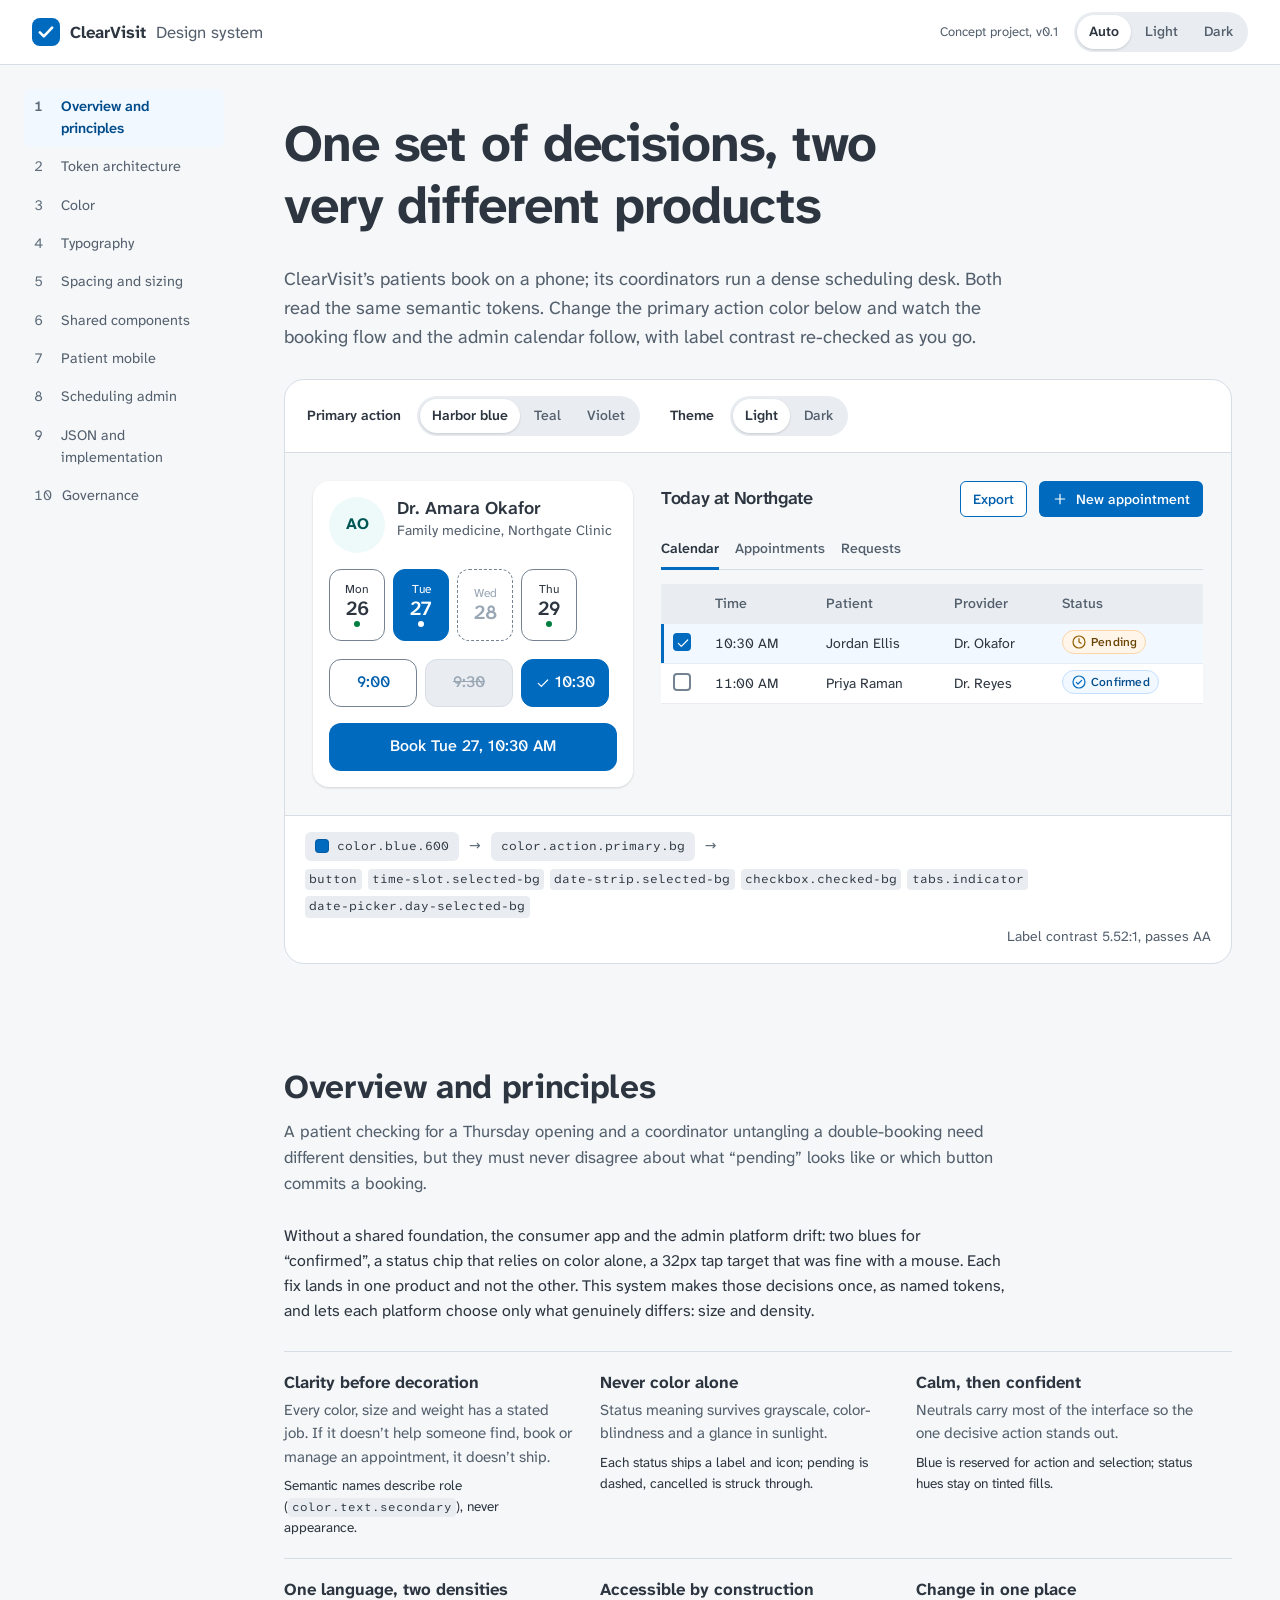
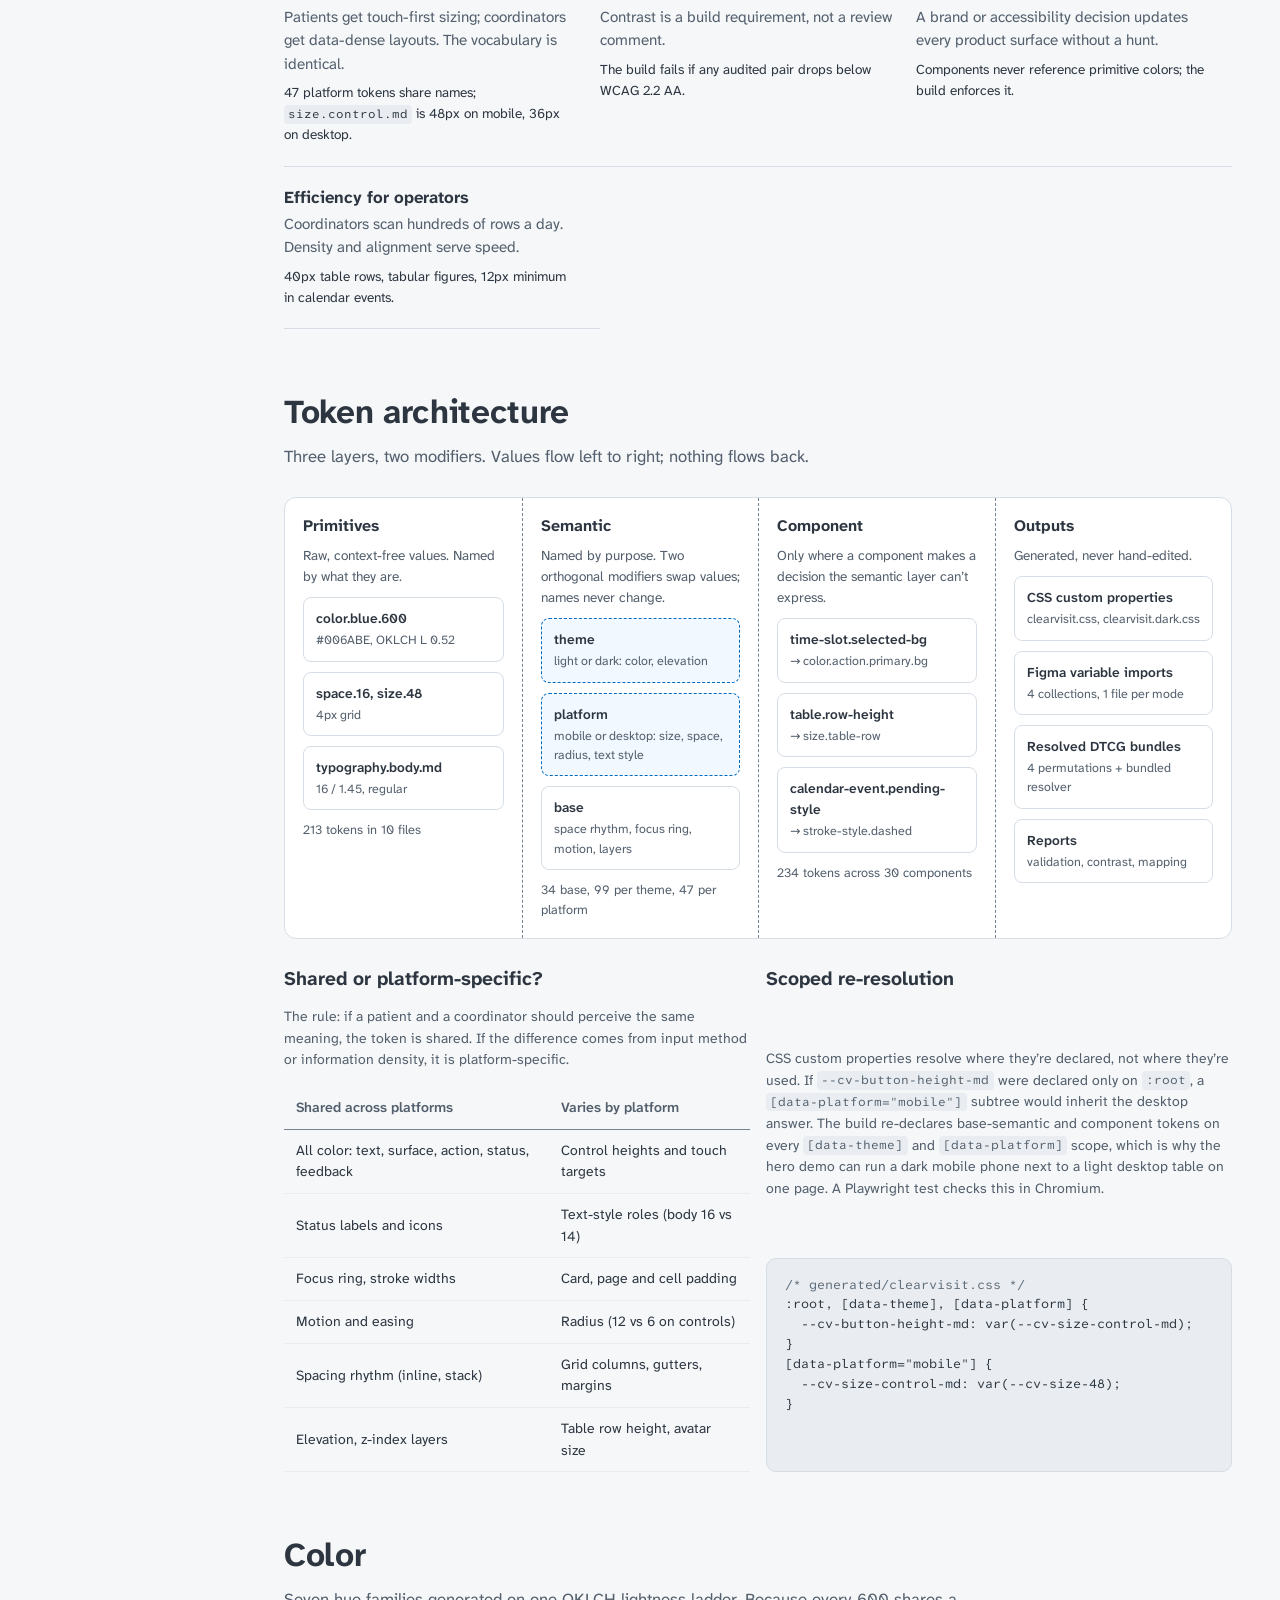
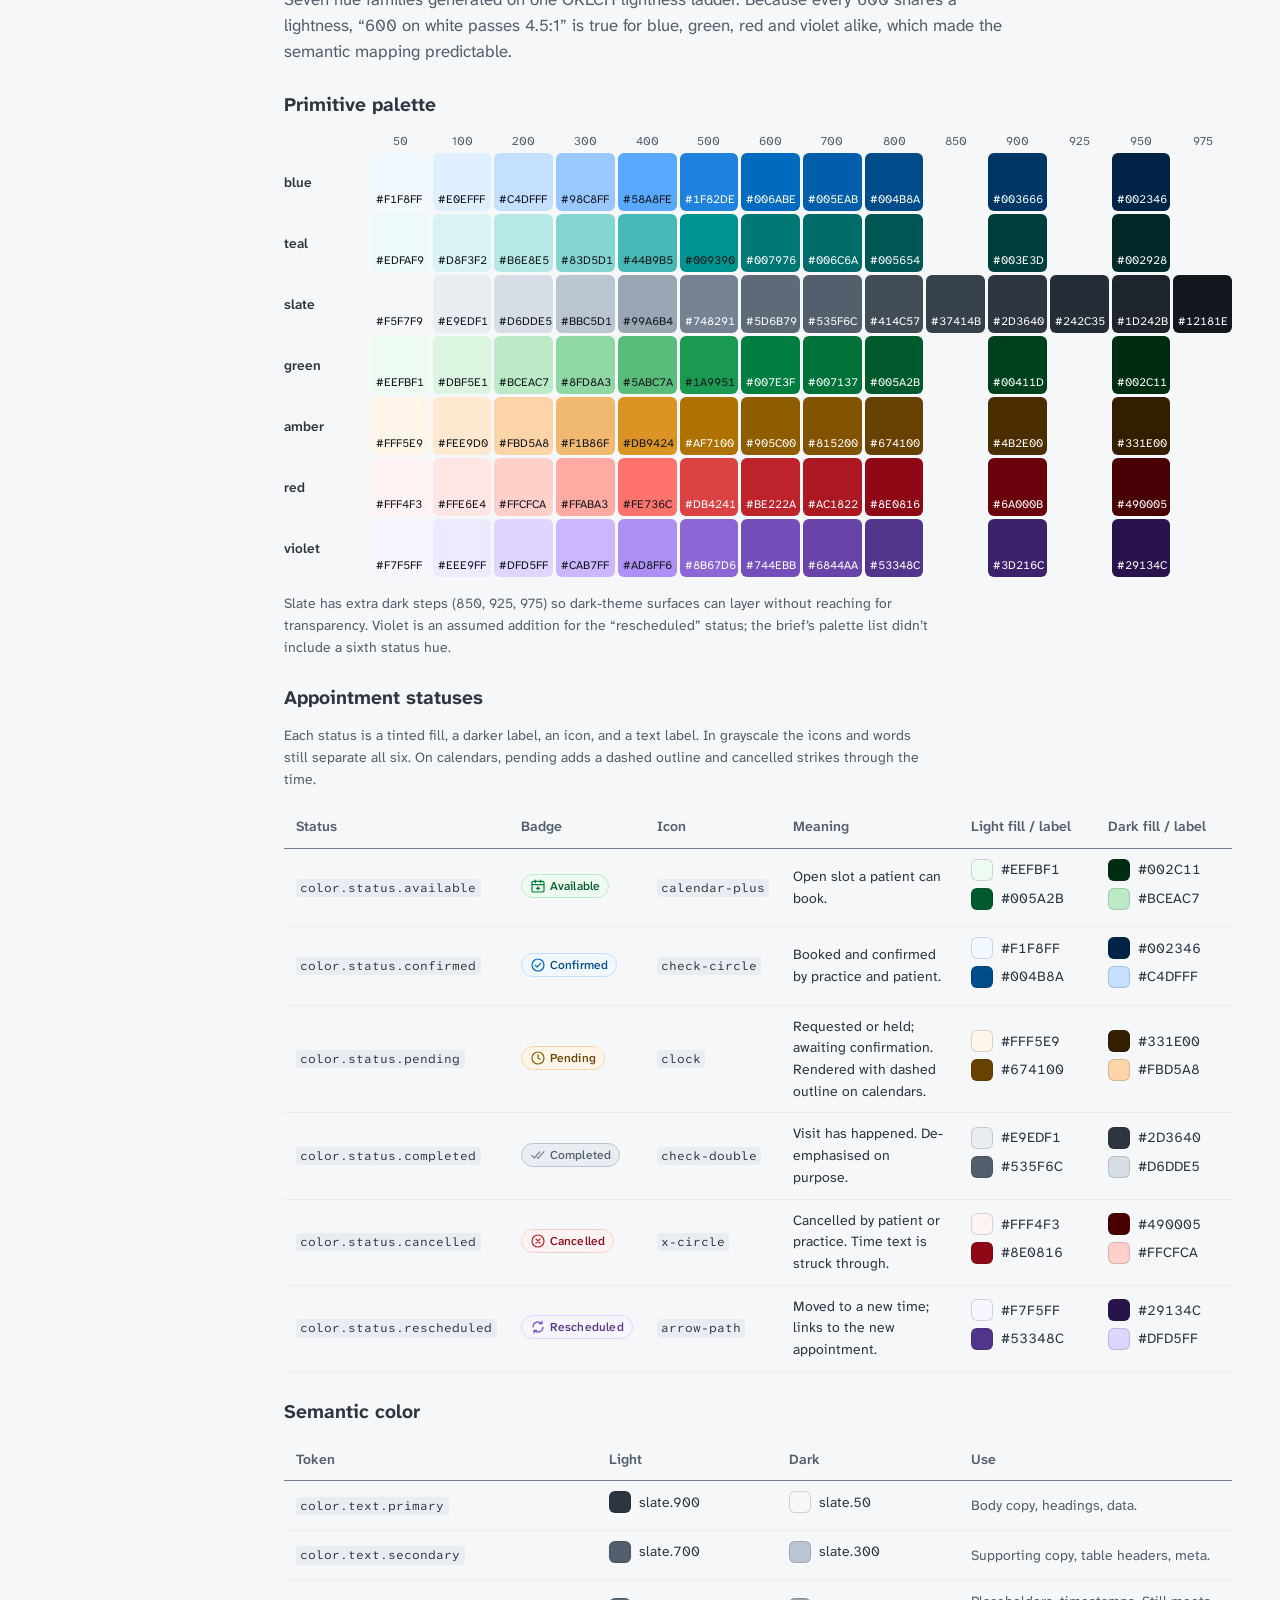
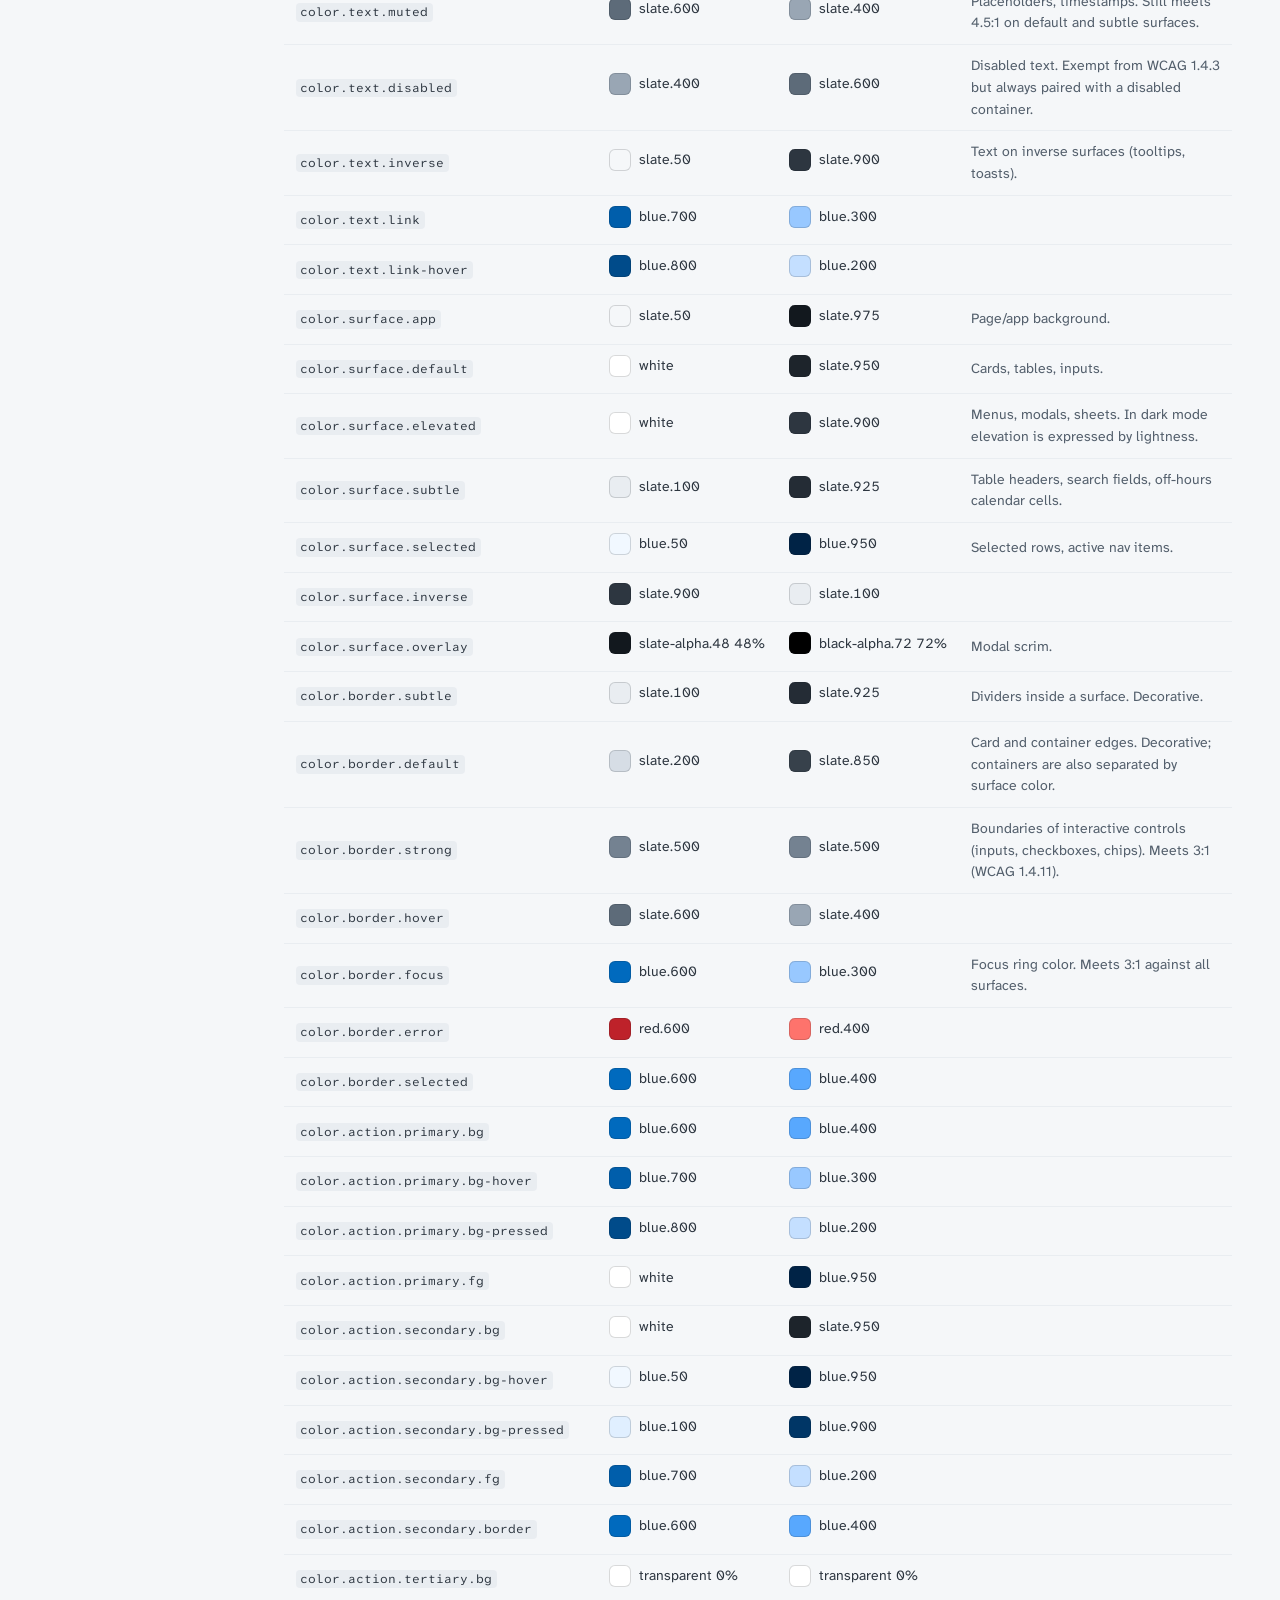
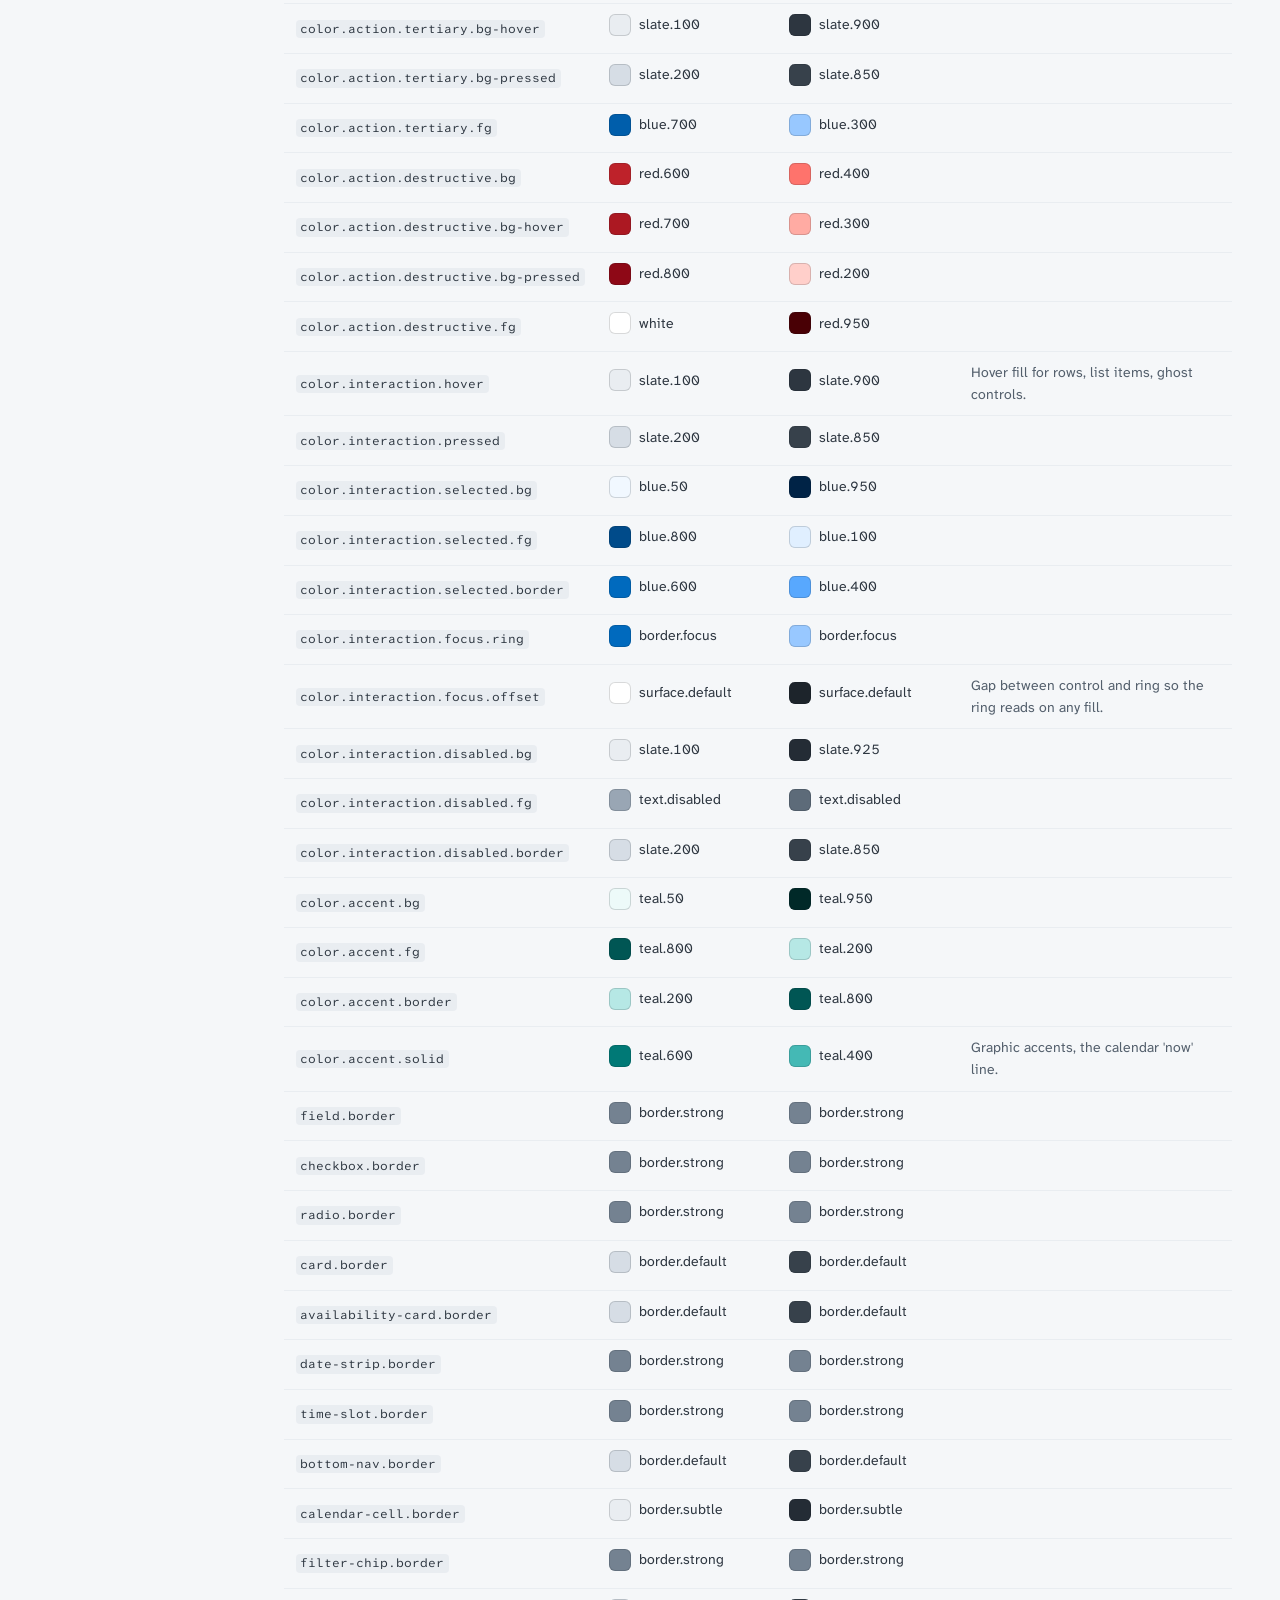
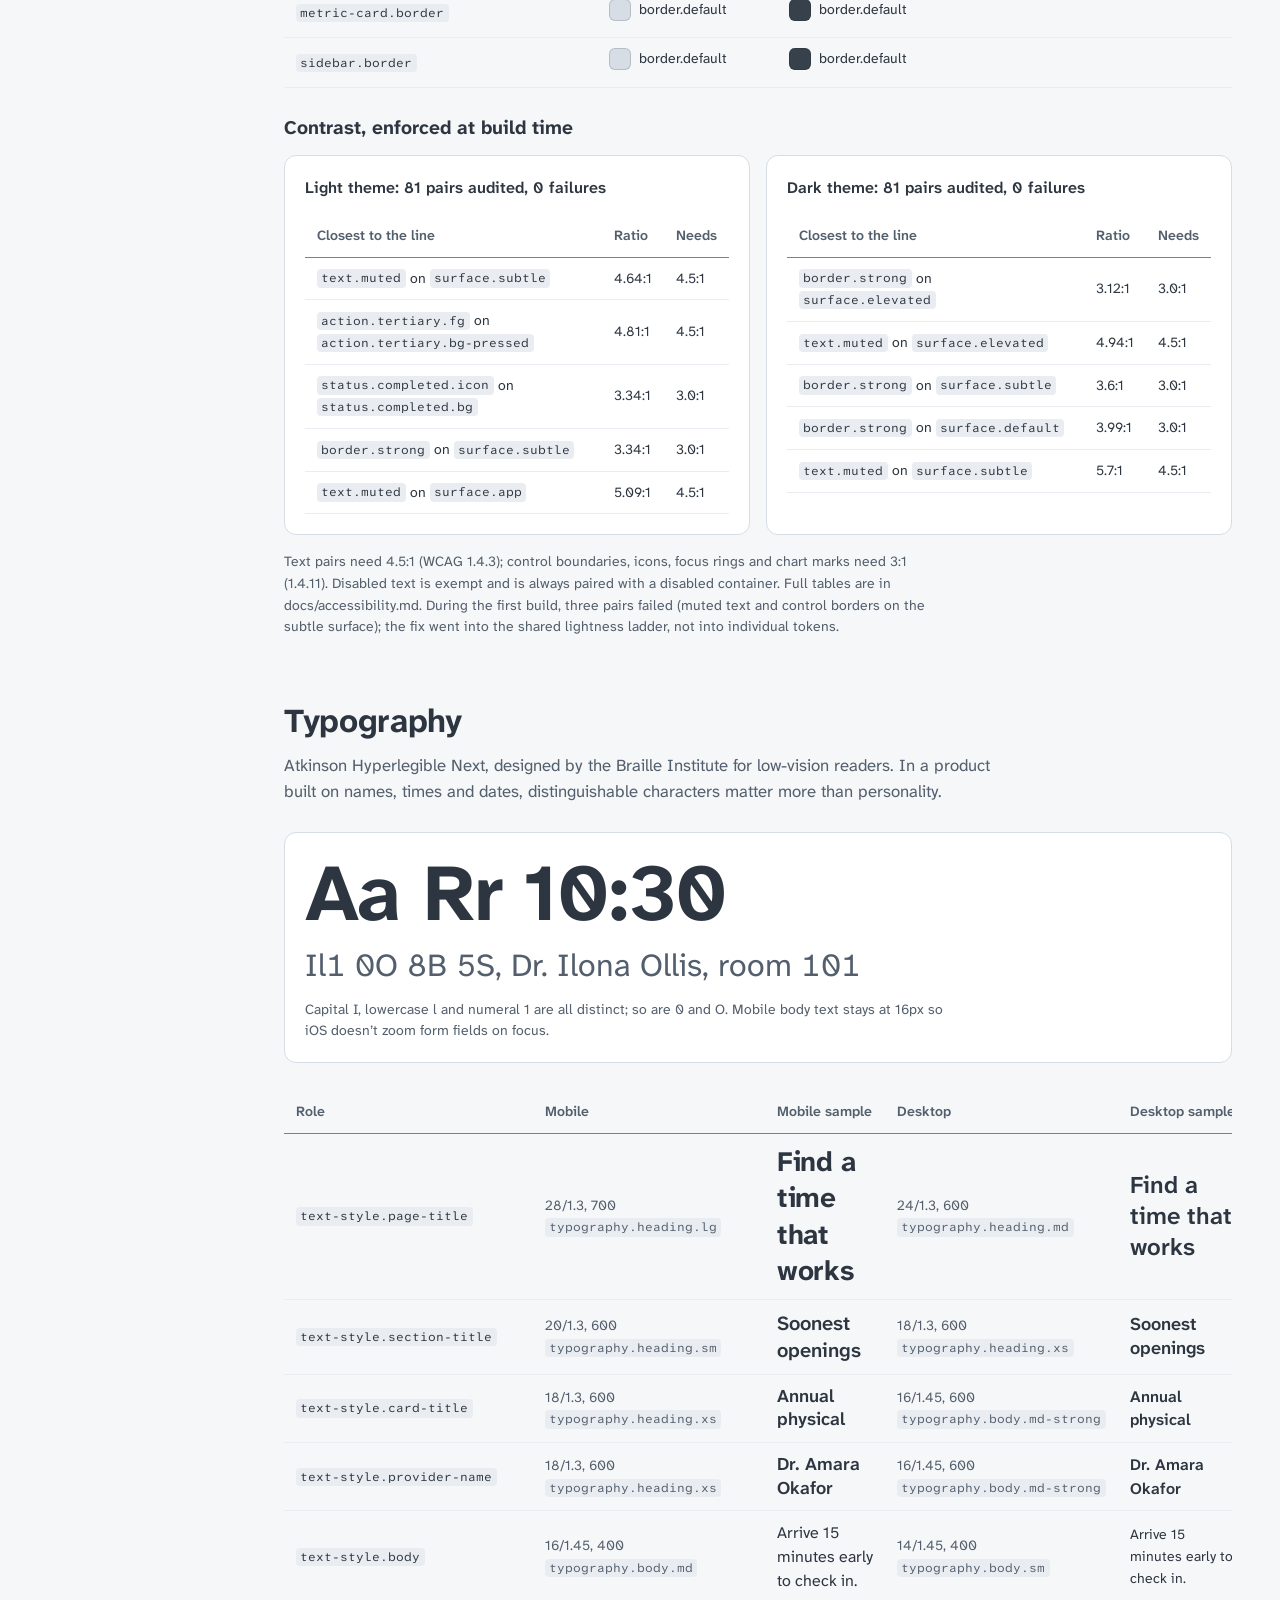
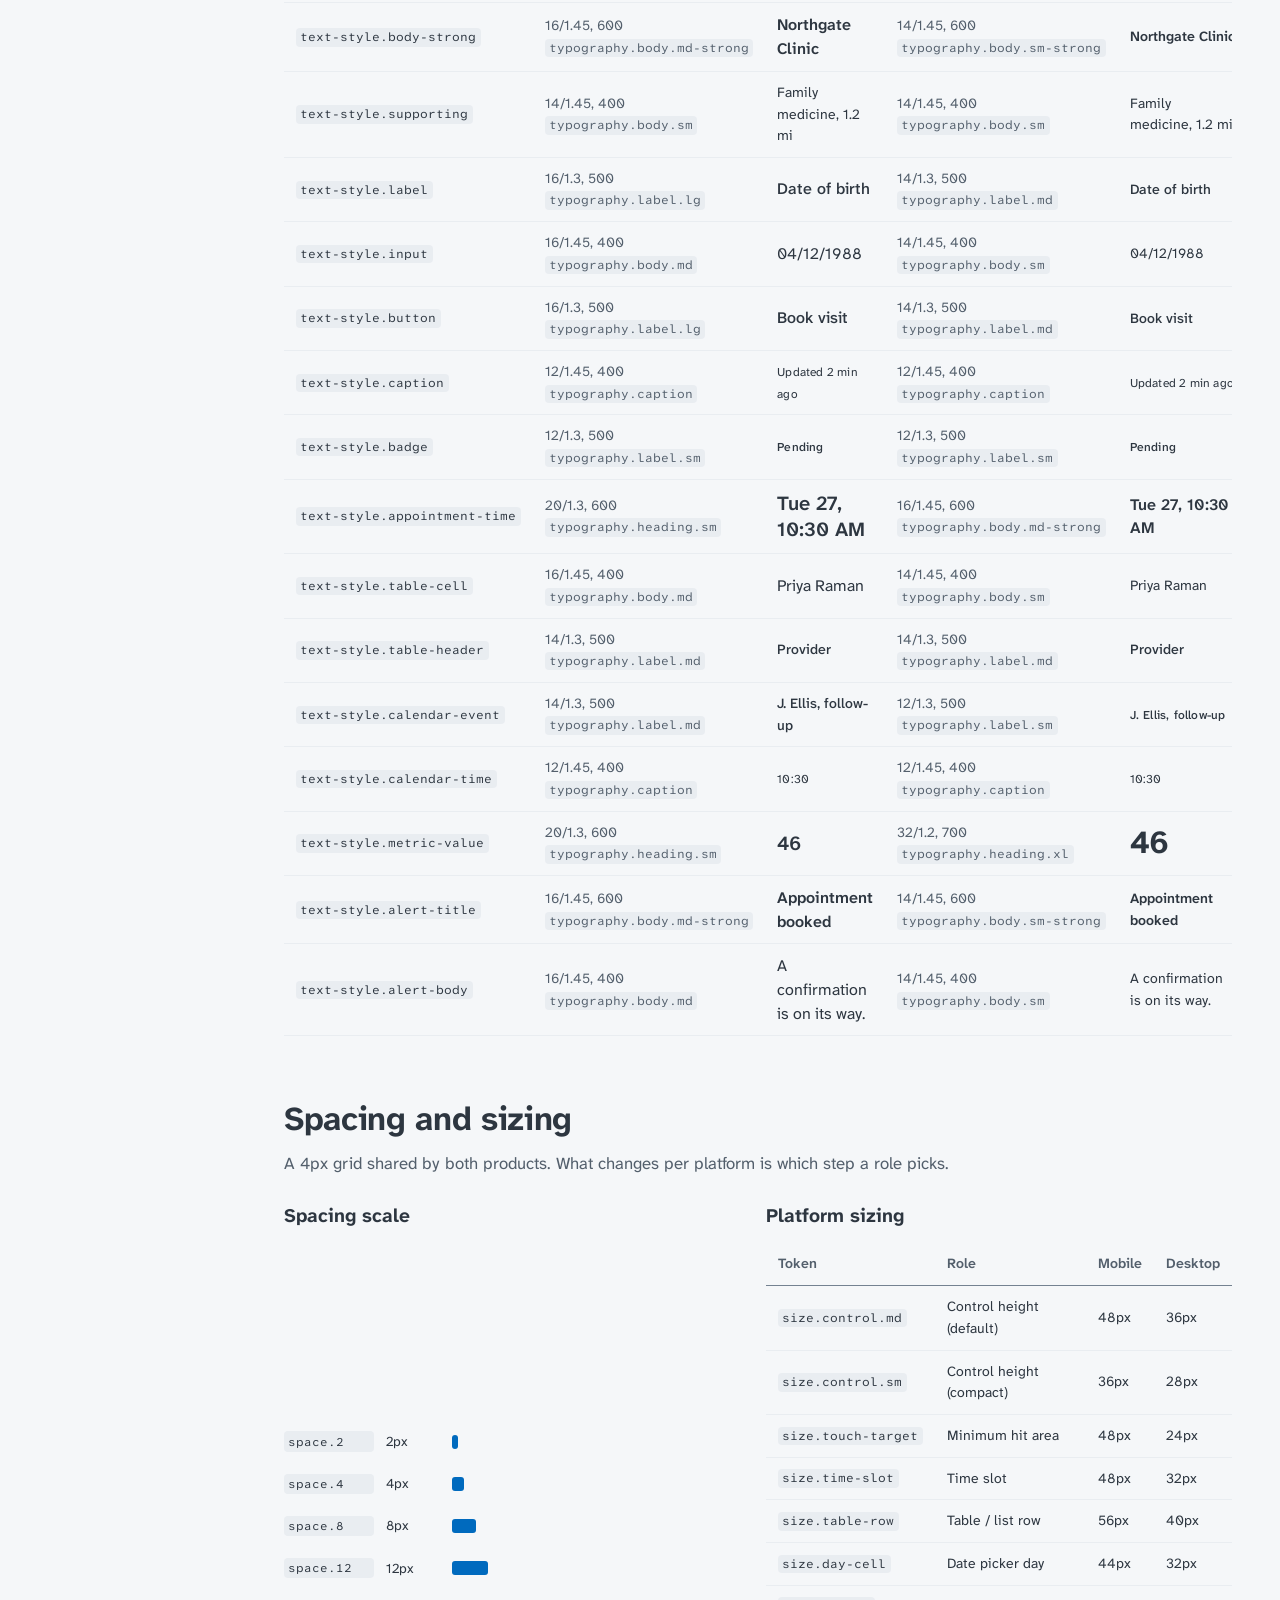
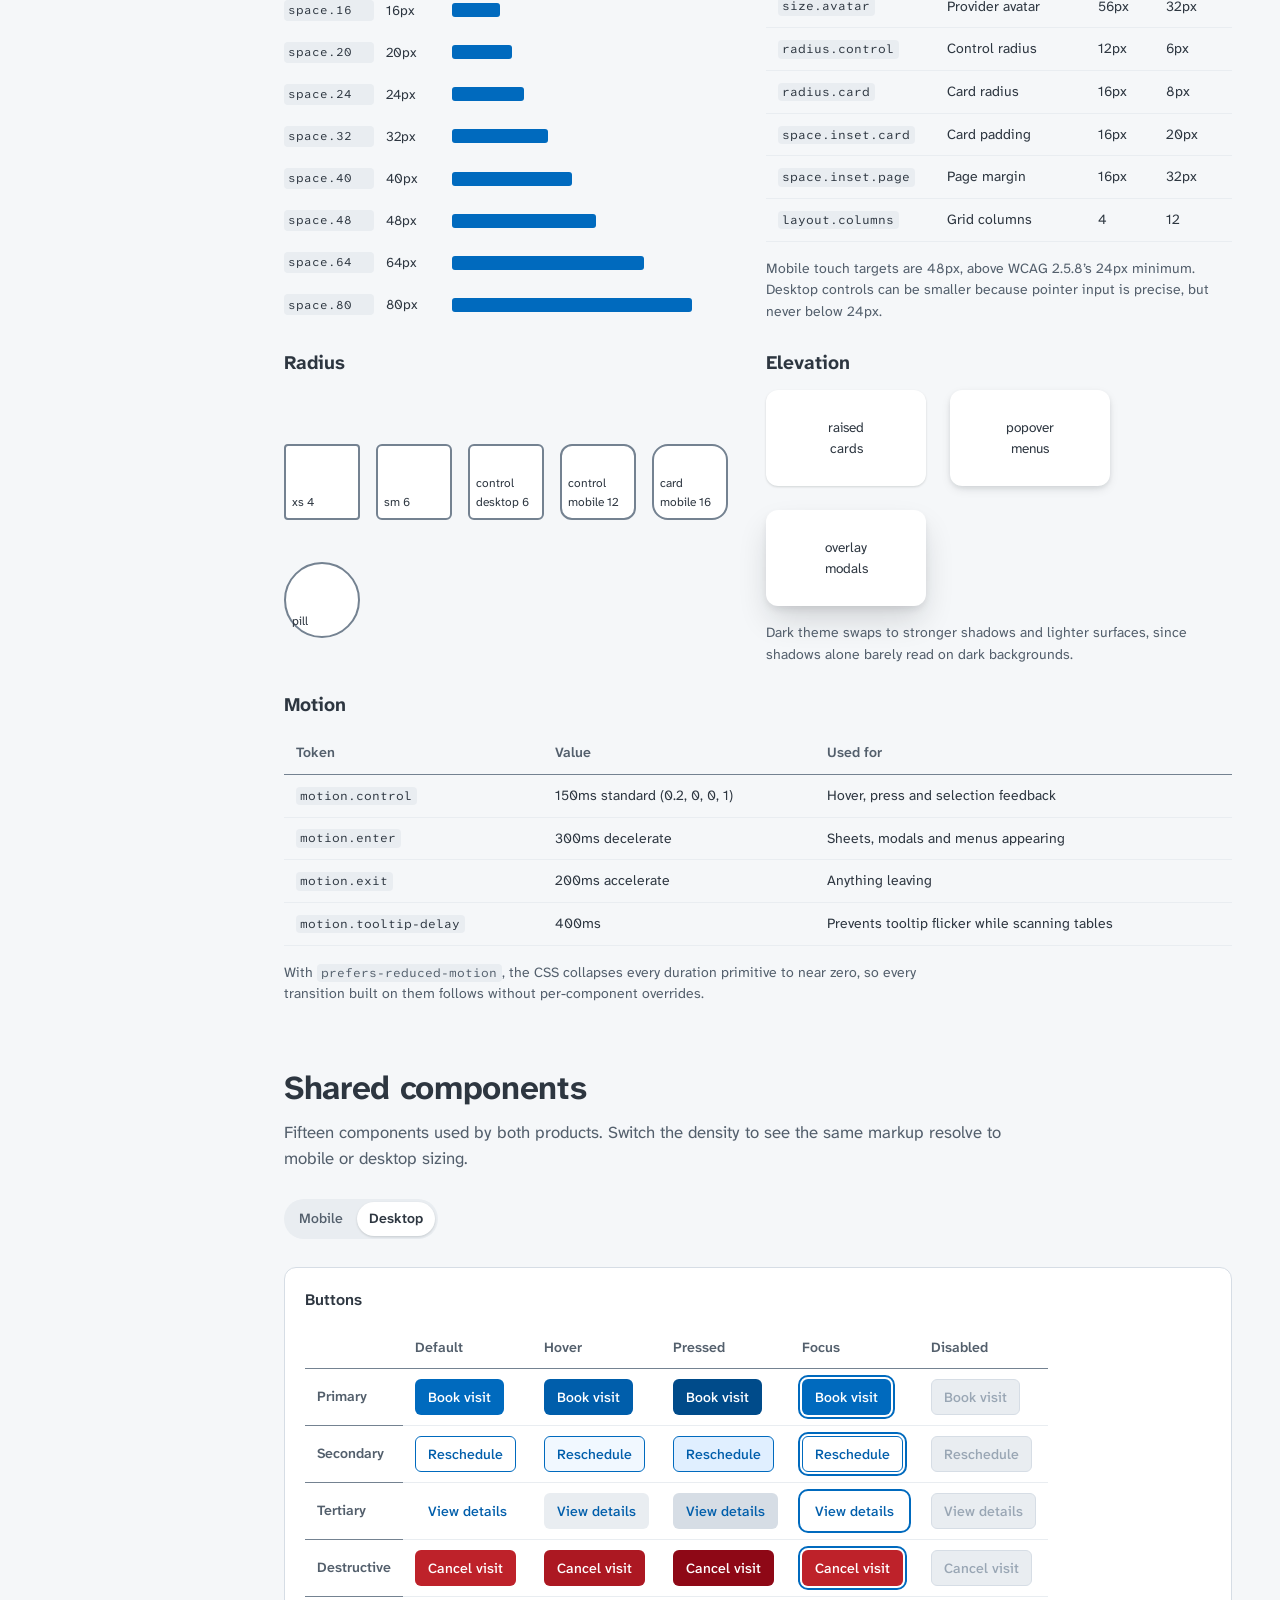
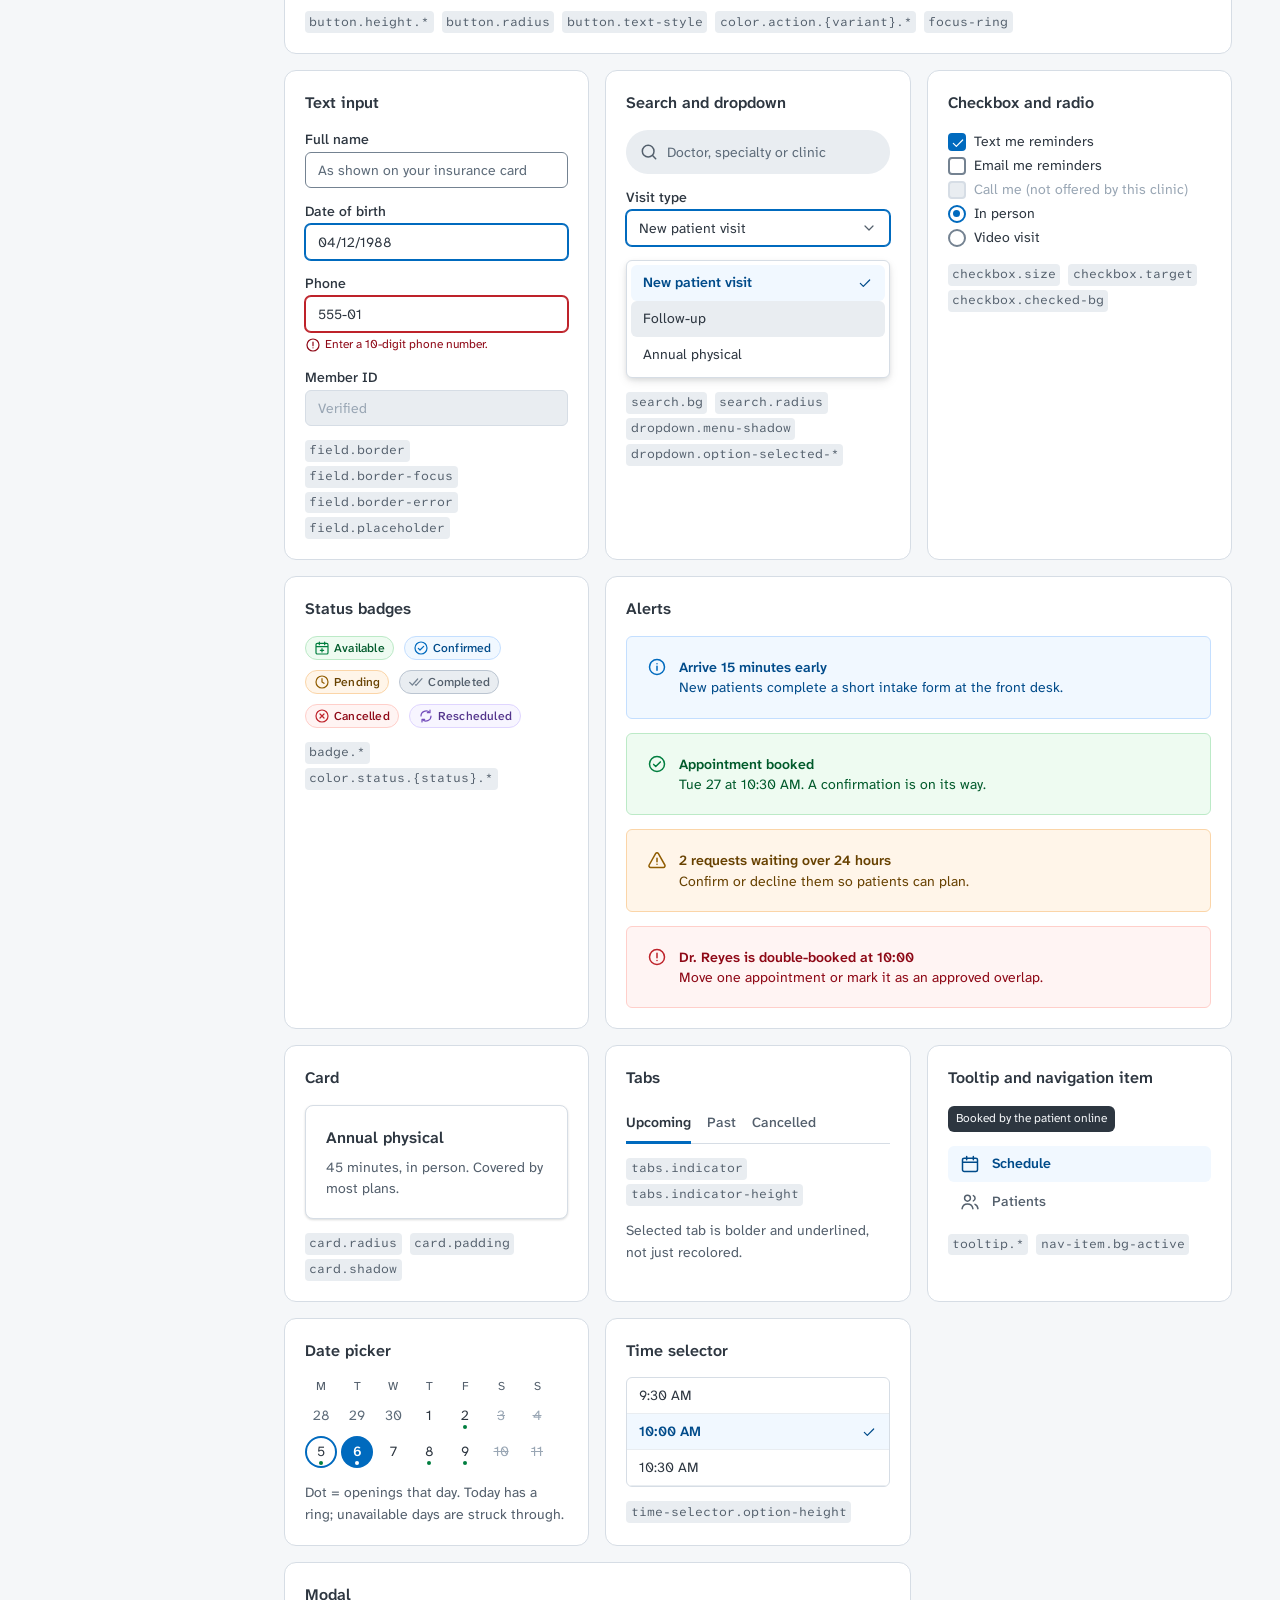
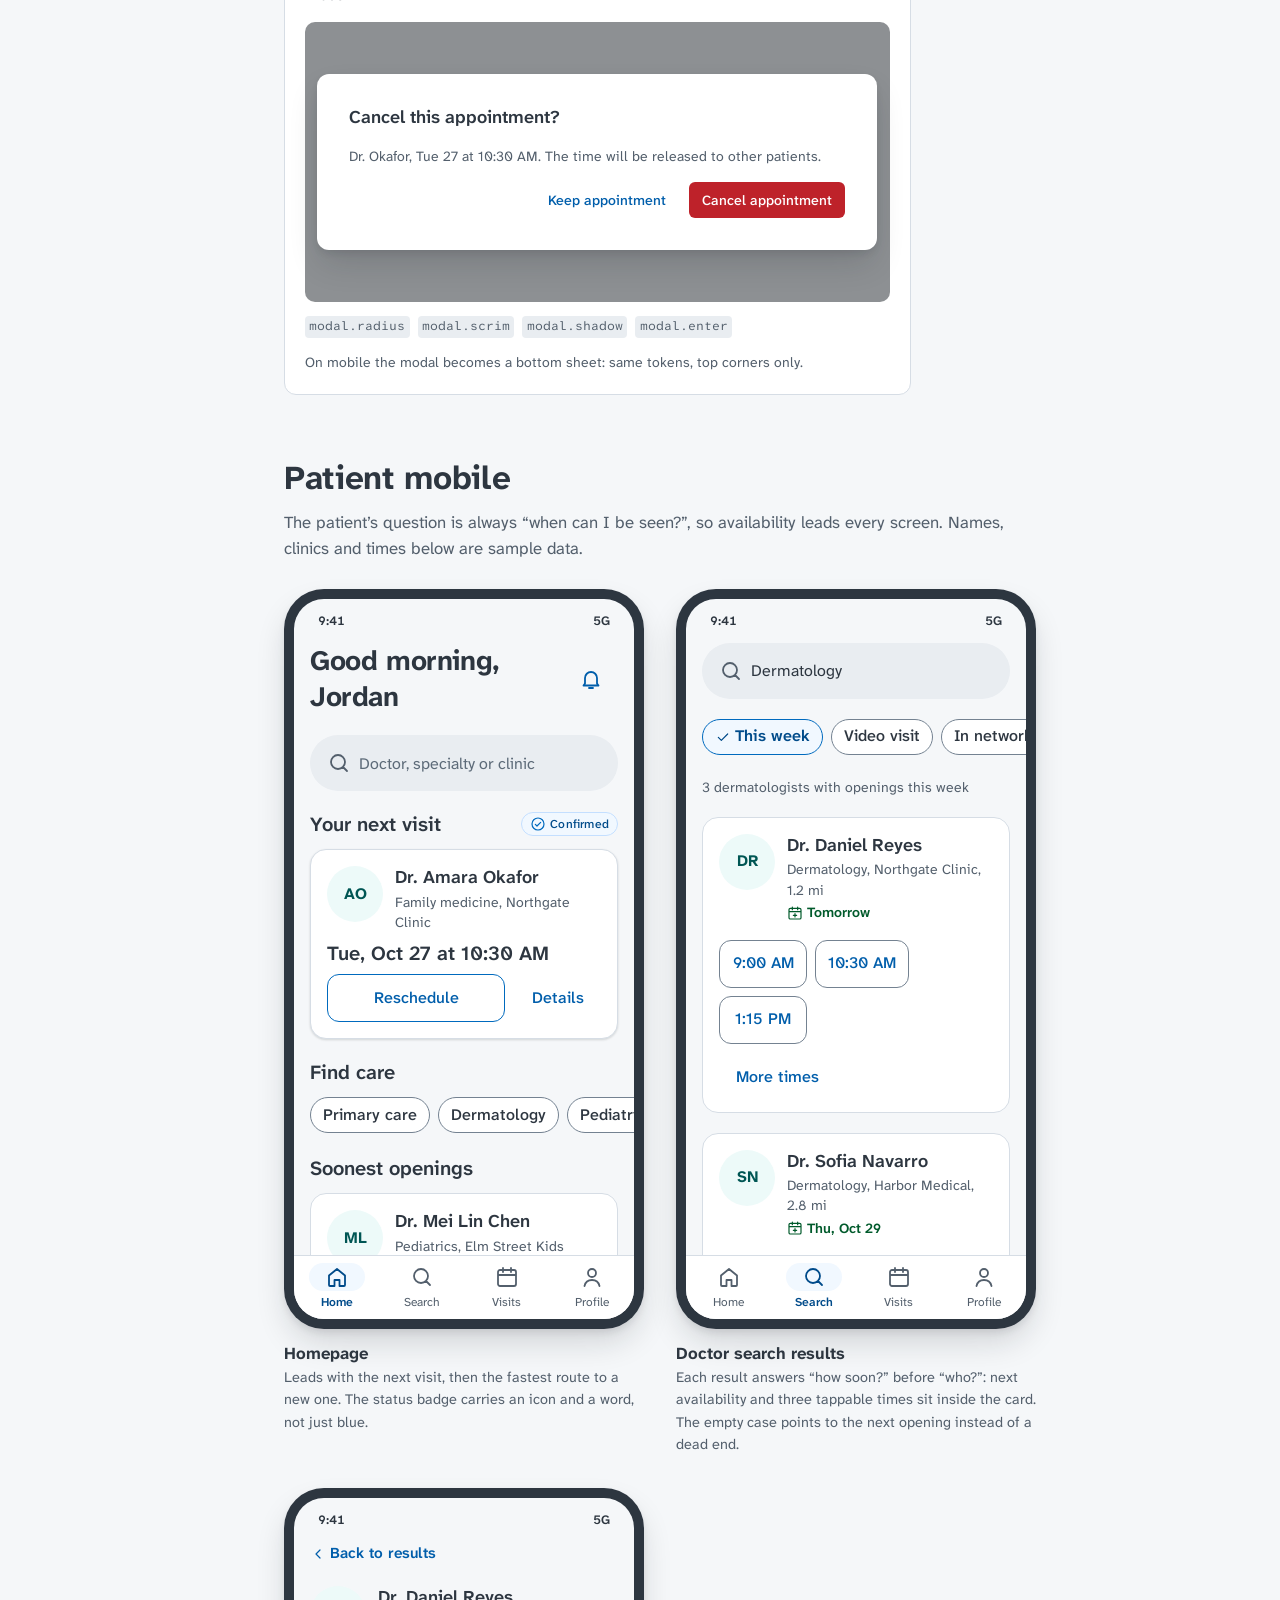
<file: clearvisit-design-tokens/index.html>
<!doctype html>
<html lang="en">
<head>
<meta charset="utf-8">
<meta name="viewport" content="width=device-width, initial-scale=1, viewport-fit=cover">
<title>ClearVisit Design System — token reference</title>
<link rel="preconnect" href="https://fonts.googleapis.com">
<link rel="preconnect" href="https://fonts.gstatic.com" crossorigin>
<link href="https://fonts.googleapis.com/css2?family=Atkinson+Hyperlegible+Next:wght@400;500;600;700&family=Atkinson+Hyperlegible+Mono:wght@400;500&display=swap" rel="stylesheet">
<style>
/* ClearVisit design tokens — Generated by scripts/build.py from DTCG 2025.10 sources. Do not edit by hand.
   Layers: primitives (:root) → semantic theme + platform → components.
   Component and base-semantic variables are re-declared on every [data-theme] / [data-platform]
   scope so their var() references re-resolve there (custom properties resolve where declared). */

/* 1 · Primitives */
:root {
  --cv-color-white: #FFFFFF;
  --cv-color-transparent: rgb(255 255 255 / 0);
  --cv-color-blue-50: #F1F8FF;
  --cv-color-blue-100: #E0EFFF;
  --cv-color-blue-200: #C4DFFF;
  --cv-color-blue-300: #98C8FF;
  --cv-color-blue-400: #58A8FE;
  --cv-color-blue-500: #1F82DE;
  --cv-color-blue-600: #006ABE;
  --cv-color-blue-700: #005EAB;
  --cv-color-blue-800: #004B8A;
  --cv-color-blue-900: #003666;
  --cv-color-blue-950: #002346;
  --cv-color-teal-50: #EDFAF9;
  --cv-color-teal-100: #D8F3F2;
  --cv-color-teal-200: #B6E8E5;
  --cv-color-teal-300: #83D5D1;
  --cv-color-teal-400: #44B9B5;
  --cv-color-teal-500: #009390;
  --cv-color-teal-600: #007976;
  --cv-color-teal-700: #006C6A;
  --cv-color-teal-800: #005654;
  --cv-color-teal-900: #003E3D;
  --cv-color-teal-950: #002928;
  --cv-color-slate-50: #F5F7F9;
  --cv-color-slate-100: #E9EDF1;
  --cv-color-slate-200: #D6DDE5;
  --cv-color-slate-300: #BBC5D1;
  --cv-color-slate-400: #99A6B4;
  --cv-color-slate-500: #748291;
  --cv-color-slate-600: #5D6B79;
  --cv-color-slate-700: #535F6C;
  --cv-color-slate-800: #414C57;
  --cv-color-slate-850: #37414B;
  --cv-color-slate-900: #2D3640;
  --cv-color-slate-925: #242C35;
  --cv-color-slate-950: #1D242B;
  --cv-color-slate-975: #12181E;
  --cv-color-green-50: #EEFBF1;
  --cv-color-green-100: #DBF5E1;
  --cv-color-green-200: #BCEAC7;
  --cv-color-green-300: #8FD8A3;
  --cv-color-green-400: #5ABC7A;
  --cv-color-green-500: #1A9951;
  --cv-color-green-600: #007E3F;
  --cv-color-green-700: #007137;
  --cv-color-green-800: #005A2B;
  --cv-color-green-900: #00411D;
  --cv-color-green-950: #002C11;
  --cv-color-amber-50: #FFF5E9;
  --cv-color-amber-100: #FEE9D0;
  --cv-color-amber-200: #FBD5A8;
  --cv-color-amber-300: #F1B86F;
  --cv-color-amber-400: #DB9424;
  --cv-color-amber-500: #AF7100;
  --cv-color-amber-600: #905C00;
  --cv-color-amber-700: #815200;
  --cv-color-amber-800: #674100;
  --cv-color-amber-900: #4B2E00;
  --cv-color-amber-950: #331E00;
  --cv-color-red-50: #FFF4F3;
  --cv-color-red-100: #FFE6E4;
  --cv-color-red-200: #FFCFCA;
  --cv-color-red-300: #FFABA3;
  --cv-color-red-400: #FE736C;
  --cv-color-red-500: #DB4241;
  --cv-color-red-600: #BE222A;
  --cv-color-red-700: #AC1822;
  --cv-color-red-800: #8E0816;
  --cv-color-red-900: #6A000B;
  --cv-color-red-950: #490005;
  --cv-color-violet-50: #F7F5FF;
  --cv-color-violet-100: #EEE9FF;
  --cv-color-violet-200: #DFD5FF;
  --cv-color-violet-300: #CAB7FF;
  --cv-color-violet-400: #AD8FF6;
  --cv-color-violet-500: #8B67D6;
  --cv-color-violet-600: #744EBB;
  --cv-color-violet-700: #6844AA;
  --cv-color-violet-800: #53348C;
  --cv-color-violet-900: #3D216C;
  --cv-color-violet-950: #29134C;
  --cv-color-slate-alpha-8: rgb(18 24 30 / 0.08);
  --cv-color-slate-alpha-12: rgb(18 24 30 / 0.12);
  --cv-color-slate-alpha-16: rgb(18 24 30 / 0.16);
  --cv-color-slate-alpha-24: rgb(18 24 30 / 0.24);
  --cv-color-slate-alpha-48: rgb(18 24 30 / 0.48);
  --cv-color-slate-alpha-64: rgb(18 24 30 / 0.64);
  --cv-color-black-alpha-32: rgb(0 0 0 / 0.32);
  --cv-color-black-alpha-48: rgb(0 0 0 / 0.48);
  --cv-color-black-alpha-72: rgb(0 0 0 / 0.72);
  --cv-font-family-sans: "Atkinson Hyperlegible Next", "Atkinson Hyperlegible", system-ui, -apple-system, "Segoe UI", "Roboto", sans-serif;
  --cv-font-weight-regular: 400;
  --cv-font-weight-medium: 500;
  --cv-font-weight-semibold: 600;
  --cv-font-weight-bold: 700;
  --cv-font-size-100: 0.75rem;
  --cv-font-size-200: 0.875rem;
  --cv-font-size-300: 1rem;
  --cv-font-size-400: 1.125rem;
  --cv-font-size-500: 1.25rem;
  --cv-font-size-600: 1.5rem;
  --cv-font-size-700: 1.75rem;
  --cv-font-size-800: 2rem;
  --cv-font-size-900: 2.5rem;
  --cv-font-line-height-tight: 1.2;
  --cv-font-line-height-snug: 1.3;
  --cv-font-line-height-normal: 1.45;
  --cv-font-line-height-relaxed: 1.6;
  --cv-font-letter-spacing-tight: -0.4px;
  --cv-font-letter-spacing-normal: 0px;
  --cv-font-letter-spacing-wide: 0.2px;
  --cv-typography-display-font-family: var(--cv-font-family-sans);
  --cv-typography-display-font-size: var(--cv-font-size-900);
  --cv-typography-display-font-weight: var(--cv-font-weight-bold);
  --cv-typography-display-letter-spacing: var(--cv-font-letter-spacing-tight);
  --cv-typography-display-line-height: var(--cv-font-line-height-tight);
  --cv-typography-heading-xl-font-family: var(--cv-font-family-sans);
  --cv-typography-heading-xl-font-size: var(--cv-font-size-800);
  --cv-typography-heading-xl-font-weight: var(--cv-font-weight-bold);
  --cv-typography-heading-xl-letter-spacing: var(--cv-font-letter-spacing-tight);
  --cv-typography-heading-xl-line-height: var(--cv-font-line-height-tight);
  --cv-typography-heading-lg-font-family: var(--cv-font-family-sans);
  --cv-typography-heading-lg-font-size: var(--cv-font-size-700);
  --cv-typography-heading-lg-font-weight: var(--cv-font-weight-bold);
  --cv-typography-heading-lg-letter-spacing: var(--cv-font-letter-spacing-tight);
  --cv-typography-heading-lg-line-height: var(--cv-font-line-height-snug);
  --cv-typography-heading-md-font-family: var(--cv-font-family-sans);
  --cv-typography-heading-md-font-size: var(--cv-font-size-600);
  --cv-typography-heading-md-font-weight: var(--cv-font-weight-semibold);
  --cv-typography-heading-md-letter-spacing: var(--cv-font-letter-spacing-normal);
  --cv-typography-heading-md-line-height: var(--cv-font-line-height-snug);
  --cv-typography-heading-sm-font-family: var(--cv-font-family-sans);
  --cv-typography-heading-sm-font-size: var(--cv-font-size-500);
  --cv-typography-heading-sm-font-weight: var(--cv-font-weight-semibold);
  --cv-typography-heading-sm-letter-spacing: var(--cv-font-letter-spacing-normal);
  --cv-typography-heading-sm-line-height: var(--cv-font-line-height-snug);
  --cv-typography-heading-xs-font-family: var(--cv-font-family-sans);
  --cv-typography-heading-xs-font-size: var(--cv-font-size-400);
  --cv-typography-heading-xs-font-weight: var(--cv-font-weight-semibold);
  --cv-typography-heading-xs-letter-spacing: var(--cv-font-letter-spacing-normal);
  --cv-typography-heading-xs-line-height: var(--cv-font-line-height-snug);
  --cv-typography-body-lg-font-family: var(--cv-font-family-sans);
  --cv-typography-body-lg-font-size: var(--cv-font-size-400);
  --cv-typography-body-lg-font-weight: var(--cv-font-weight-regular);
  --cv-typography-body-lg-letter-spacing: var(--cv-font-letter-spacing-normal);
  --cv-typography-body-lg-line-height: var(--cv-font-line-height-relaxed);
  --cv-typography-body-md-font-family: var(--cv-font-family-sans);
  --cv-typography-body-md-font-size: var(--cv-font-size-300);
  --cv-typography-body-md-font-weight: var(--cv-font-weight-regular);
  --cv-typography-body-md-letter-spacing: var(--cv-font-letter-spacing-normal);
  --cv-typography-body-md-line-height: var(--cv-font-line-height-normal);
  --cv-typography-body-md-strong-font-family: var(--cv-font-family-sans);
  --cv-typography-body-md-strong-font-size: var(--cv-font-size-300);
  --cv-typography-body-md-strong-font-weight: var(--cv-font-weight-semibold);
  --cv-typography-body-md-strong-letter-spacing: var(--cv-font-letter-spacing-normal);
  --cv-typography-body-md-strong-line-height: var(--cv-font-line-height-normal);
  --cv-typography-body-sm-font-family: var(--cv-font-family-sans);
  --cv-typography-body-sm-font-size: var(--cv-font-size-200);
  --cv-typography-body-sm-font-weight: var(--cv-font-weight-regular);
  --cv-typography-body-sm-letter-spacing: var(--cv-font-letter-spacing-normal);
  --cv-typography-body-sm-line-height: var(--cv-font-line-height-normal);
  --cv-typography-body-sm-strong-font-family: var(--cv-font-family-sans);
  --cv-typography-body-sm-strong-font-size: var(--cv-font-size-200);
  --cv-typography-body-sm-strong-font-weight: var(--cv-font-weight-semibold);
  --cv-typography-body-sm-strong-letter-spacing: var(--cv-font-letter-spacing-normal);
  --cv-typography-body-sm-strong-line-height: var(--cv-font-line-height-normal);
  --cv-typography-label-lg-font-family: var(--cv-font-family-sans);
  --cv-typography-label-lg-font-size: var(--cv-font-size-300);
  --cv-typography-label-lg-font-weight: var(--cv-font-weight-medium);
  --cv-typography-label-lg-letter-spacing: var(--cv-font-letter-spacing-normal);
  --cv-typography-label-lg-line-height: var(--cv-font-line-height-snug);
  --cv-typography-label-md-font-family: var(--cv-font-family-sans);
  --cv-typography-label-md-font-size: var(--cv-font-size-200);
  --cv-typography-label-md-font-weight: var(--cv-font-weight-medium);
  --cv-typography-label-md-letter-spacing: var(--cv-font-letter-spacing-normal);
  --cv-typography-label-md-line-height: var(--cv-font-line-height-snug);
  --cv-typography-label-sm-font-family: var(--cv-font-family-sans);
  --cv-typography-label-sm-font-size: var(--cv-font-size-100);
  --cv-typography-label-sm-font-weight: var(--cv-font-weight-medium);
  --cv-typography-label-sm-letter-spacing: var(--cv-font-letter-spacing-wide);
  --cv-typography-label-sm-line-height: var(--cv-font-line-height-snug);
  --cv-typography-caption-font-family: var(--cv-font-family-sans);
  --cv-typography-caption-font-size: var(--cv-font-size-100);
  --cv-typography-caption-font-weight: var(--cv-font-weight-regular);
  --cv-typography-caption-letter-spacing: var(--cv-font-letter-spacing-wide);
  --cv-typography-caption-line-height: var(--cv-font-line-height-normal);
  --cv-space-0: 0px;
  --cv-space-2: 2px;
  --cv-space-4: 4px;
  --cv-space-8: 8px;
  --cv-space-12: 12px;
  --cv-space-16: 16px;
  --cv-space-20: 20px;
  --cv-space-24: 24px;
  --cv-space-32: 32px;
  --cv-space-40: 40px;
  --cv-space-48: 48px;
  --cv-space-64: 64px;
  --cv-space-80: 80px;
  --cv-size-8: 8px;
  --cv-size-12: 12px;
  --cv-size-16: 16px;
  --cv-size-18: 18px;
  --cv-size-20: 20px;
  --cv-size-22: 22px;
  --cv-size-24: 24px;
  --cv-size-28: 28px;
  --cv-size-32: 32px;
  --cv-size-36: 36px;
  --cv-size-40: 40px;
  --cv-size-44: 44px;
  --cv-size-48: 48px;
  --cv-size-56: 56px;
  --cv-size-64: 64px;
  --cv-size-72: 72px;
  --cv-size-88: 88px;
  --cv-size-96: 96px;
  --cv-size-256: 256px;
  --cv-size-280: 280px;
  --cv-size-560: 560px;
  --cv-size-600: 600px;
  --cv-radius-0: 0px;
  --cv-radius-4: 4px;
  --cv-radius-6: 6px;
  --cv-radius-8: 8px;
  --cv-radius-12: 12px;
  --cv-radius-16: 16px;
  --cv-radius-24: 24px;
  --cv-radius-full: 9999px;
  --cv-border-width-0: 0px;
  --cv-border-width-1: 1px;
  --cv-border-width-2: 2px;
  --cv-border-width-3: 3px;
  --cv-border-width-4: 4px;
  --cv-stroke-style-solid: solid;
  --cv-stroke-style-dashed: dashed;
  --cv-shadow-soft-1: 0px 1px 2px 0px var(--cv-color-slate-alpha-8), 0px 1px 3px 0px var(--cv-color-slate-alpha-8);
  --cv-shadow-soft-2: 0px 2px 4px 0px var(--cv-color-slate-alpha-8), 0px 4px 12px -2px var(--cv-color-slate-alpha-12);
  --cv-shadow-soft-3: 0px 4px 8px -2px var(--cv-color-slate-alpha-12), 0px 16px 32px -4px var(--cv-color-slate-alpha-16);
  --cv-shadow-strong-1: 0px 1px 2px 0px var(--cv-color-black-alpha-32), 0px 1px 3px 0px var(--cv-color-black-alpha-32);
  --cv-shadow-strong-2: 0px 2px 4px 0px var(--cv-color-black-alpha-32), 0px 4px 12px -2px var(--cv-color-black-alpha-48);
  --cv-shadow-strong-3: 0px 4px 8px -2px var(--cv-color-black-alpha-48), 0px 16px 32px -4px var(--cv-color-black-alpha-72);
  --cv-opacity-0: 0;
  --cv-opacity-8: 0.08;
  --cv-opacity-16: 0.16;
  --cv-opacity-38: 0.38;
  --cv-opacity-64: 0.64;
  --cv-opacity-100: 1;
  --cv-duration-0: 0ms;
  --cv-duration-100: 100ms;
  --cv-duration-150: 150ms;
  --cv-duration-200: 200ms;
  --cv-duration-300: 300ms;
  --cv-duration-400: 400ms;
  --cv-easing-standard: cubic-bezier(0.2, 0, 0, 1);
  --cv-easing-decelerate: cubic-bezier(0, 0, 0, 1);
  --cv-easing-accelerate: cubic-bezier(0.3, 0, 1, 1);
  --cv-easing-linear: cubic-bezier(0, 0, 1, 1);
  --cv-breakpoint-sm: 600px;
  --cv-breakpoint-md: 900px;
  --cv-breakpoint-lg: 1200px;
  --cv-breakpoint-xl: 1440px;
  --cv-grid-columns-4: 4;
  --cv-grid-columns-8: 8;
  --cv-grid-columns-12: 12;
  --cv-z-index-base: 0;
  --cv-z-index-sticky: 100;
  --cv-z-index-dropdown: 1000;
  --cv-z-index-overlay: 1200;
  --cv-z-index-modal: 1300;
  --cv-z-index-toast: 1400;
  --cv-z-index-tooltip: 1500;
}

/* 2 · Semantic — theme: light (default) */
:root, [data-theme="light"] {
  --cv-color-text-primary: var(--cv-color-slate-900);
  --cv-color-text-secondary: var(--cv-color-slate-700);
  --cv-color-text-muted: var(--cv-color-slate-600);
  --cv-color-text-disabled: var(--cv-color-slate-400);
  --cv-color-text-inverse: var(--cv-color-slate-50);
  --cv-color-text-link: var(--cv-color-blue-700);
  --cv-color-text-link-hover: var(--cv-color-blue-800);
  --cv-color-surface-app: var(--cv-color-slate-50);
  --cv-color-surface-default: var(--cv-color-white);
  --cv-color-surface-elevated: var(--cv-color-white);
  --cv-color-surface-subtle: var(--cv-color-slate-100);
  --cv-color-surface-selected: var(--cv-color-blue-50);
  --cv-color-surface-inverse: var(--cv-color-slate-900);
  --cv-color-surface-overlay: var(--cv-color-slate-alpha-48);
  --cv-color-border-subtle: var(--cv-color-slate-100);
  --cv-color-border-default: var(--cv-color-slate-200);
  --cv-color-border-strong: var(--cv-color-slate-500);
  --cv-color-border-hover: var(--cv-color-slate-600);
  --cv-color-border-focus: var(--cv-color-blue-600);
  --cv-color-border-error: var(--cv-color-red-600);
  --cv-color-border-selected: var(--cv-color-blue-600);
  --cv-color-action-primary-bg: var(--cv-color-blue-600);
  --cv-color-action-primary-bg-hover: var(--cv-color-blue-700);
  --cv-color-action-primary-bg-pressed: var(--cv-color-blue-800);
  --cv-color-action-primary-fg: var(--cv-color-white);
  --cv-color-action-secondary-bg: var(--cv-color-white);
  --cv-color-action-secondary-bg-hover: var(--cv-color-blue-50);
  --cv-color-action-secondary-bg-pressed: var(--cv-color-blue-100);
  --cv-color-action-secondary-fg: var(--cv-color-blue-700);
  --cv-color-action-secondary-border: var(--cv-color-blue-600);
  --cv-color-action-tertiary-bg: var(--cv-color-transparent);
  --cv-color-action-tertiary-bg-hover: var(--cv-color-slate-100);
  --cv-color-action-tertiary-bg-pressed: var(--cv-color-slate-200);
  --cv-color-action-tertiary-fg: var(--cv-color-blue-700);
  --cv-color-action-destructive-bg: var(--cv-color-red-600);
  --cv-color-action-destructive-bg-hover: var(--cv-color-red-700);
  --cv-color-action-destructive-bg-pressed: var(--cv-color-red-800);
  --cv-color-action-destructive-fg: var(--cv-color-white);
  --cv-color-interaction-hover: var(--cv-color-slate-100);
  --cv-color-interaction-pressed: var(--cv-color-slate-200);
  --cv-color-interaction-selected-bg: var(--cv-color-blue-50);
  --cv-color-interaction-selected-fg: var(--cv-color-blue-800);
  --cv-color-interaction-selected-border: var(--cv-color-blue-600);
  --cv-color-interaction-focus-ring: var(--cv-color-border-focus);
  --cv-color-interaction-focus-offset: var(--cv-color-surface-default);
  --cv-color-interaction-disabled-bg: var(--cv-color-slate-100);
  --cv-color-interaction-disabled-fg: var(--cv-color-text-disabled);
  --cv-color-interaction-disabled-border: var(--cv-color-slate-200);
  --cv-color-status-available-fg: var(--cv-color-green-800);
  --cv-color-status-available-bg: var(--cv-color-green-50);
  --cv-color-status-available-border: var(--cv-color-green-200);
  --cv-color-status-available-icon: var(--cv-color-green-600);
  --cv-color-status-confirmed-fg: var(--cv-color-blue-800);
  --cv-color-status-confirmed-bg: var(--cv-color-blue-50);
  --cv-color-status-confirmed-border: var(--cv-color-blue-200);
  --cv-color-status-confirmed-icon: var(--cv-color-blue-600);
  --cv-color-status-pending-fg: var(--cv-color-amber-800);
  --cv-color-status-pending-bg: var(--cv-color-amber-50);
  --cv-color-status-pending-border: var(--cv-color-amber-200);
  --cv-color-status-pending-icon: var(--cv-color-amber-600);
  --cv-color-status-completed-fg: var(--cv-color-slate-700);
  --cv-color-status-completed-bg: var(--cv-color-slate-100);
  --cv-color-status-completed-border: var(--cv-color-slate-300);
  --cv-color-status-completed-icon: var(--cv-color-slate-500);
  --cv-color-status-cancelled-fg: var(--cv-color-red-800);
  --cv-color-status-cancelled-bg: var(--cv-color-red-50);
  --cv-color-status-cancelled-border: var(--cv-color-red-200);
  --cv-color-status-cancelled-icon: var(--cv-color-red-600);
  --cv-color-status-rescheduled-fg: var(--cv-color-violet-800);
  --cv-color-status-rescheduled-bg: var(--cv-color-violet-50);
  --cv-color-status-rescheduled-border: var(--cv-color-violet-200);
  --cv-color-status-rescheduled-icon: var(--cv-color-violet-600);
  --cv-color-feedback-success-fg: var(--cv-color-green-800);
  --cv-color-feedback-success-bg: var(--cv-color-green-50);
  --cv-color-feedback-success-border: var(--cv-color-green-200);
  --cv-color-feedback-success-icon: var(--cv-color-green-600);
  --cv-color-feedback-warning-fg: var(--cv-color-amber-800);
  --cv-color-feedback-warning-bg: var(--cv-color-amber-50);
  --cv-color-feedback-warning-border: var(--cv-color-amber-200);
  --cv-color-feedback-warning-icon: var(--cv-color-amber-600);
  --cv-color-feedback-error-fg: var(--cv-color-red-800);
  --cv-color-feedback-error-bg: var(--cv-color-red-50);
  --cv-color-feedback-error-border: var(--cv-color-red-200);
  --cv-color-feedback-error-icon: var(--cv-color-red-600);
  --cv-color-feedback-info-fg: var(--cv-color-blue-800);
  --cv-color-feedback-info-bg: var(--cv-color-blue-50);
  --cv-color-feedback-info-border: var(--cv-color-blue-200);
  --cv-color-feedback-info-icon: var(--cv-color-blue-600);
  --cv-color-accent-bg: var(--cv-color-teal-50);
  --cv-color-accent-fg: var(--cv-color-teal-800);
  --cv-color-accent-border: var(--cv-color-teal-200);
  --cv-color-accent-solid: var(--cv-color-teal-600);
  --cv-color-chart-series-1: var(--cv-color-blue-600);
  --cv-color-chart-series-2: var(--cv-color-teal-500);
  --cv-color-chart-series-3: var(--cv-color-violet-500);
  --cv-color-chart-series-4: var(--cv-color-amber-500);
  --cv-elevation-raised: var(--cv-shadow-soft-1);
  --cv-elevation-popover: var(--cv-shadow-soft-2);
  --cv-elevation-overlay: var(--cv-shadow-soft-3);
}

/* 3 · Semantic — platform: desktop (default) */
:root, [data-platform="desktop"] {
  --cv-size-control-sm: var(--cv-size-28);
  --cv-size-control-md: var(--cv-size-36);
  --cv-size-control-lg: var(--cv-size-44);
  --cv-size-touch-target: var(--cv-size-24);
  --cv-size-icon-sm: var(--cv-size-16);
  --cv-size-icon-md: var(--cv-size-20);
  --cv-size-icon-lg: var(--cv-size-24);
  --cv-size-avatar: var(--cv-size-32);
  --cv-size-selection-control: var(--cv-size-18);
  --cv-size-nav-bar: var(--cv-size-56);
  --cv-size-table-row: var(--cv-size-40);
  --cv-size-table-header: var(--cv-size-40);
  --cv-size-day-cell: var(--cv-size-32);
  --cv-size-time-slot: var(--cv-size-32);
  --cv-size-modal-max: var(--cv-size-560);
  --cv-space-inset-control-x: var(--cv-space-12);
  --cv-space-inset-card: var(--cv-space-20);
  --cv-space-inset-modal: var(--cv-space-32);
  --cv-space-inset-cell-x: var(--cv-space-12);
  --cv-space-inset-page: var(--cv-space-32);
  --cv-space-section: var(--cv-space-32);
  --cv-radius-control: var(--cv-radius-6);
  --cv-radius-card: var(--cv-radius-8);
  --cv-radius-modal: var(--cv-radius-12);
  --cv-layout-columns: var(--cv-grid-columns-12);
  --cv-layout-gutter: var(--cv-space-24);
  --cv-layout-margin: var(--cv-space-32);
  --cv-text-style-page-title-font-family: var(--cv-typography-heading-md-font-family);
  --cv-text-style-page-title-font-size: var(--cv-typography-heading-md-font-size);
  --cv-text-style-page-title-font-weight: var(--cv-typography-heading-md-font-weight);
  --cv-text-style-page-title-letter-spacing: var(--cv-typography-heading-md-letter-spacing);
  --cv-text-style-page-title-line-height: var(--cv-typography-heading-md-line-height);
  --cv-text-style-section-title-font-family: var(--cv-typography-heading-xs-font-family);
  --cv-text-style-section-title-font-size: var(--cv-typography-heading-xs-font-size);
  --cv-text-style-section-title-font-weight: var(--cv-typography-heading-xs-font-weight);
  --cv-text-style-section-title-letter-spacing: var(--cv-typography-heading-xs-letter-spacing);
  --cv-text-style-section-title-line-height: var(--cv-typography-heading-xs-line-height);
  --cv-text-style-card-title-font-family: var(--cv-typography-body-md-strong-font-family);
  --cv-text-style-card-title-font-size: var(--cv-typography-body-md-strong-font-size);
  --cv-text-style-card-title-font-weight: var(--cv-typography-body-md-strong-font-weight);
  --cv-text-style-card-title-letter-spacing: var(--cv-typography-body-md-strong-letter-spacing);
  --cv-text-style-card-title-line-height: var(--cv-typography-body-md-strong-line-height);
  --cv-text-style-provider-name-font-family: var(--cv-typography-body-md-strong-font-family);
  --cv-text-style-provider-name-font-size: var(--cv-typography-body-md-strong-font-size);
  --cv-text-style-provider-name-font-weight: var(--cv-typography-body-md-strong-font-weight);
  --cv-text-style-provider-name-letter-spacing: var(--cv-typography-body-md-strong-letter-spacing);
  --cv-text-style-provider-name-line-height: var(--cv-typography-body-md-strong-line-height);
  --cv-text-style-body-font-family: var(--cv-typography-body-sm-font-family);
  --cv-text-style-body-font-size: var(--cv-typography-body-sm-font-size);
  --cv-text-style-body-font-weight: var(--cv-typography-body-sm-font-weight);
  --cv-text-style-body-letter-spacing: var(--cv-typography-body-sm-letter-spacing);
  --cv-text-style-body-line-height: var(--cv-typography-body-sm-line-height);
  --cv-text-style-body-strong-font-family: var(--cv-typography-body-sm-strong-font-family);
  --cv-text-style-body-strong-font-size: var(--cv-typography-body-sm-strong-font-size);
  --cv-text-style-body-strong-font-weight: var(--cv-typography-body-sm-strong-font-weight);
  --cv-text-style-body-strong-letter-spacing: var(--cv-typography-body-sm-strong-letter-spacing);
  --cv-text-style-body-strong-line-height: var(--cv-typography-body-sm-strong-line-height);
  --cv-text-style-supporting-font-family: var(--cv-typography-body-sm-font-family);
  --cv-text-style-supporting-font-size: var(--cv-typography-body-sm-font-size);
  --cv-text-style-supporting-font-weight: var(--cv-typography-body-sm-font-weight);
  --cv-text-style-supporting-letter-spacing: var(--cv-typography-body-sm-letter-spacing);
  --cv-text-style-supporting-line-height: var(--cv-typography-body-sm-line-height);
  --cv-text-style-label-font-family: var(--cv-typography-label-md-font-family);
  --cv-text-style-label-font-size: var(--cv-typography-label-md-font-size);
  --cv-text-style-label-font-weight: var(--cv-typography-label-md-font-weight);
  --cv-text-style-label-letter-spacing: var(--cv-typography-label-md-letter-spacing);
  --cv-text-style-label-line-height: var(--cv-typography-label-md-line-height);
  --cv-text-style-input-font-family: var(--cv-typography-body-sm-font-family);
  --cv-text-style-input-font-size: var(--cv-typography-body-sm-font-size);
  --cv-text-style-input-font-weight: var(--cv-typography-body-sm-font-weight);
  --cv-text-style-input-letter-spacing: var(--cv-typography-body-sm-letter-spacing);
  --cv-text-style-input-line-height: var(--cv-typography-body-sm-line-height);
  --cv-text-style-button-font-family: var(--cv-typography-label-md-font-family);
  --cv-text-style-button-font-size: var(--cv-typography-label-md-font-size);
  --cv-text-style-button-font-weight: var(--cv-typography-label-md-font-weight);
  --cv-text-style-button-letter-spacing: var(--cv-typography-label-md-letter-spacing);
  --cv-text-style-button-line-height: var(--cv-typography-label-md-line-height);
  --cv-text-style-caption-font-family: var(--cv-typography-caption-font-family);
  --cv-text-style-caption-font-size: var(--cv-typography-caption-font-size);
  --cv-text-style-caption-font-weight: var(--cv-typography-caption-font-weight);
  --cv-text-style-caption-letter-spacing: var(--cv-typography-caption-letter-spacing);
  --cv-text-style-caption-line-height: var(--cv-typography-caption-line-height);
  --cv-text-style-badge-font-family: var(--cv-typography-label-sm-font-family);
  --cv-text-style-badge-font-size: var(--cv-typography-label-sm-font-size);
  --cv-text-style-badge-font-weight: var(--cv-typography-label-sm-font-weight);
  --cv-text-style-badge-letter-spacing: var(--cv-typography-label-sm-letter-spacing);
  --cv-text-style-badge-line-height: var(--cv-typography-label-sm-line-height);
  --cv-text-style-appointment-time-font-family: var(--cv-typography-body-md-strong-font-family);
  --cv-text-style-appointment-time-font-size: var(--cv-typography-body-md-strong-font-size);
  --cv-text-style-appointment-time-font-weight: var(--cv-typography-body-md-strong-font-weight);
  --cv-text-style-appointment-time-letter-spacing: var(--cv-typography-body-md-strong-letter-spacing);
  --cv-text-style-appointment-time-line-height: var(--cv-typography-body-md-strong-line-height);
  --cv-text-style-table-cell-font-family: var(--cv-typography-body-sm-font-family);
  --cv-text-style-table-cell-font-size: var(--cv-typography-body-sm-font-size);
  --cv-text-style-table-cell-font-weight: var(--cv-typography-body-sm-font-weight);
  --cv-text-style-table-cell-letter-spacing: var(--cv-typography-body-sm-letter-spacing);
  --cv-text-style-table-cell-line-height: var(--cv-typography-body-sm-line-height);
  --cv-text-style-table-header-font-family: var(--cv-typography-label-md-font-family);
  --cv-text-style-table-header-font-size: var(--cv-typography-label-md-font-size);
  --cv-text-style-table-header-font-weight: var(--cv-typography-label-md-font-weight);
  --cv-text-style-table-header-letter-spacing: var(--cv-typography-label-md-letter-spacing);
  --cv-text-style-table-header-line-height: var(--cv-typography-label-md-line-height);
  --cv-text-style-calendar-event-font-family: var(--cv-typography-label-sm-font-family);
  --cv-text-style-calendar-event-font-size: var(--cv-typography-label-sm-font-size);
  --cv-text-style-calendar-event-font-weight: var(--cv-typography-label-sm-font-weight);
  --cv-text-style-calendar-event-letter-spacing: var(--cv-typography-label-sm-letter-spacing);
  --cv-text-style-calendar-event-line-height: var(--cv-typography-label-sm-line-height);
  --cv-text-style-calendar-time-font-family: var(--cv-typography-caption-font-family);
  --cv-text-style-calendar-time-font-size: var(--cv-typography-caption-font-size);
  --cv-text-style-calendar-time-font-weight: var(--cv-typography-caption-font-weight);
  --cv-text-style-calendar-time-letter-spacing: var(--cv-typography-caption-letter-spacing);
  --cv-text-style-calendar-time-line-height: var(--cv-typography-caption-line-height);
  --cv-text-style-metric-value-font-family: var(--cv-typography-heading-xl-font-family);
  --cv-text-style-metric-value-font-size: var(--cv-typography-heading-xl-font-size);
  --cv-text-style-metric-value-font-weight: var(--cv-typography-heading-xl-font-weight);
  --cv-text-style-metric-value-letter-spacing: var(--cv-typography-heading-xl-letter-spacing);
  --cv-text-style-metric-value-line-height: var(--cv-typography-heading-xl-line-height);
  --cv-text-style-alert-title-font-family: var(--cv-typography-body-sm-strong-font-family);
  --cv-text-style-alert-title-font-size: var(--cv-typography-body-sm-strong-font-size);
  --cv-text-style-alert-title-font-weight: var(--cv-typography-body-sm-strong-font-weight);
  --cv-text-style-alert-title-letter-spacing: var(--cv-typography-body-sm-strong-letter-spacing);
  --cv-text-style-alert-title-line-height: var(--cv-typography-body-sm-strong-line-height);
  --cv-text-style-alert-body-font-family: var(--cv-typography-body-sm-font-family);
  --cv-text-style-alert-body-font-size: var(--cv-typography-body-sm-font-size);
  --cv-text-style-alert-body-font-weight: var(--cv-typography-body-sm-font-weight);
  --cv-text-style-alert-body-letter-spacing: var(--cv-typography-body-sm-letter-spacing);
  --cv-text-style-alert-body-line-height: var(--cv-typography-body-sm-line-height);
}

/* 3b · Semantic — platform: mobile */
[data-platform="mobile"] {
  --cv-size-control-sm: var(--cv-size-36);
  --cv-size-control-md: var(--cv-size-48);
  --cv-size-control-lg: var(--cv-size-56);
  --cv-size-touch-target: var(--cv-size-48);
  --cv-size-icon-sm: var(--cv-size-16);
  --cv-size-icon-md: var(--cv-size-24);
  --cv-size-icon-lg: var(--cv-size-32);
  --cv-size-avatar: var(--cv-size-56);
  --cv-size-selection-control: var(--cv-size-24);
  --cv-size-nav-bar: var(--cv-size-64);
  --cv-size-table-row: var(--cv-size-56);
  --cv-size-table-header: var(--cv-size-48);
  --cv-size-day-cell: var(--cv-size-44);
  --cv-size-time-slot: var(--cv-size-48);
  --cv-size-modal-max: var(--cv-size-600);
  --cv-space-inset-control-x: var(--cv-space-16);
  --cv-space-inset-card: var(--cv-space-16);
  --cv-space-inset-modal: var(--cv-space-20);
  --cv-space-inset-cell-x: var(--cv-space-16);
  --cv-space-inset-page: var(--cv-space-16);
  --cv-space-section: var(--cv-space-24);
  --cv-radius-control: var(--cv-radius-12);
  --cv-radius-card: var(--cv-radius-16);
  --cv-radius-modal: var(--cv-radius-24);
  --cv-layout-columns: var(--cv-grid-columns-4);
  --cv-layout-gutter: var(--cv-space-16);
  --cv-layout-margin: var(--cv-space-16);
  --cv-text-style-page-title-font-family: var(--cv-typography-heading-lg-font-family);
  --cv-text-style-page-title-font-size: var(--cv-typography-heading-lg-font-size);
  --cv-text-style-page-title-font-weight: var(--cv-typography-heading-lg-font-weight);
  --cv-text-style-page-title-letter-spacing: var(--cv-typography-heading-lg-letter-spacing);
  --cv-text-style-page-title-line-height: var(--cv-typography-heading-lg-line-height);
  --cv-text-style-section-title-font-family: var(--cv-typography-heading-sm-font-family);
  --cv-text-style-section-title-font-size: var(--cv-typography-heading-sm-font-size);
  --cv-text-style-section-title-font-weight: var(--cv-typography-heading-sm-font-weight);
  --cv-text-style-section-title-letter-spacing: var(--cv-typography-heading-sm-letter-spacing);
  --cv-text-style-section-title-line-height: var(--cv-typography-heading-sm-line-height);
  --cv-text-style-card-title-font-family: var(--cv-typography-heading-xs-font-family);
  --cv-text-style-card-title-font-size: var(--cv-typography-heading-xs-font-size);
  --cv-text-style-card-title-font-weight: var(--cv-typography-heading-xs-font-weight);
  --cv-text-style-card-title-letter-spacing: var(--cv-typography-heading-xs-letter-spacing);
  --cv-text-style-card-title-line-height: var(--cv-typography-heading-xs-line-height);
  --cv-text-style-provider-name-font-family: var(--cv-typography-heading-xs-font-family);
  --cv-text-style-provider-name-font-size: var(--cv-typography-heading-xs-font-size);
  --cv-text-style-provider-name-font-weight: var(--cv-typography-heading-xs-font-weight);
  --cv-text-style-provider-name-letter-spacing: var(--cv-typography-heading-xs-letter-spacing);
  --cv-text-style-provider-name-line-height: var(--cv-typography-heading-xs-line-height);
  --cv-text-style-body-font-family: var(--cv-typography-body-md-font-family);
  --cv-text-style-body-font-size: var(--cv-typography-body-md-font-size);
  --cv-text-style-body-font-weight: var(--cv-typography-body-md-font-weight);
  --cv-text-style-body-letter-spacing: var(--cv-typography-body-md-letter-spacing);
  --cv-text-style-body-line-height: var(--cv-typography-body-md-line-height);
  --cv-text-style-body-strong-font-family: var(--cv-typography-body-md-strong-font-family);
  --cv-text-style-body-strong-font-size: var(--cv-typography-body-md-strong-font-size);
  --cv-text-style-body-strong-font-weight: var(--cv-typography-body-md-strong-font-weight);
  --cv-text-style-body-strong-letter-spacing: var(--cv-typography-body-md-strong-letter-spacing);
  --cv-text-style-body-strong-line-height: var(--cv-typography-body-md-strong-line-height);
  --cv-text-style-supporting-font-family: var(--cv-typography-body-sm-font-family);
  --cv-text-style-supporting-font-size: var(--cv-typography-body-sm-font-size);
  --cv-text-style-supporting-font-weight: var(--cv-typography-body-sm-font-weight);
  --cv-text-style-supporting-letter-spacing: var(--cv-typography-body-sm-letter-spacing);
  --cv-text-style-supporting-line-height: var(--cv-typography-body-sm-line-height);
  --cv-text-style-label-font-family: var(--cv-typography-label-lg-font-family);
  --cv-text-style-label-font-size: var(--cv-typography-label-lg-font-size);
  --cv-text-style-label-font-weight: var(--cv-typography-label-lg-font-weight);
  --cv-text-style-label-letter-spacing: var(--cv-typography-label-lg-letter-spacing);
  --cv-text-style-label-line-height: var(--cv-typography-label-lg-line-height);
  --cv-text-style-input-font-family: var(--cv-typography-body-md-font-family);
  --cv-text-style-input-font-size: var(--cv-typography-body-md-font-size);
  --cv-text-style-input-font-weight: var(--cv-typography-body-md-font-weight);
  --cv-text-style-input-letter-spacing: var(--cv-typography-body-md-letter-spacing);
  --cv-text-style-input-line-height: var(--cv-typography-body-md-line-height);
  --cv-text-style-button-font-family: var(--cv-typography-label-lg-font-family);
  --cv-text-style-button-font-size: var(--cv-typography-label-lg-font-size);
  --cv-text-style-button-font-weight: var(--cv-typography-label-lg-font-weight);
  --cv-text-style-button-letter-spacing: var(--cv-typography-label-lg-letter-spacing);
  --cv-text-style-button-line-height: var(--cv-typography-label-lg-line-height);
  --cv-text-style-caption-font-family: var(--cv-typography-caption-font-family);
  --cv-text-style-caption-font-size: var(--cv-typography-caption-font-size);
  --cv-text-style-caption-font-weight: var(--cv-typography-caption-font-weight);
  --cv-text-style-caption-letter-spacing: var(--cv-typography-caption-letter-spacing);
  --cv-text-style-caption-line-height: var(--cv-typography-caption-line-height);
  --cv-text-style-badge-font-family: var(--cv-typography-label-sm-font-family);
  --cv-text-style-badge-font-size: var(--cv-typography-label-sm-font-size);
  --cv-text-style-badge-font-weight: var(--cv-typography-label-sm-font-weight);
  --cv-text-style-badge-letter-spacing: var(--cv-typography-label-sm-letter-spacing);
  --cv-text-style-badge-line-height: var(--cv-typography-label-sm-line-height);
  --cv-text-style-appointment-time-font-family: var(--cv-typography-heading-sm-font-family);
  --cv-text-style-appointment-time-font-size: var(--cv-typography-heading-sm-font-size);
  --cv-text-style-appointment-time-font-weight: var(--cv-typography-heading-sm-font-weight);
  --cv-text-style-appointment-time-letter-spacing: var(--cv-typography-heading-sm-letter-spacing);
  --cv-text-style-appointment-time-line-height: var(--cv-typography-heading-sm-line-height);
  --cv-text-style-table-cell-font-family: var(--cv-typography-body-md-font-family);
  --cv-text-style-table-cell-font-size: var(--cv-typography-body-md-font-size);
  --cv-text-style-table-cell-font-weight: var(--cv-typography-body-md-font-weight);
  --cv-text-style-table-cell-letter-spacing: var(--cv-typography-body-md-letter-spacing);
  --cv-text-style-table-cell-line-height: var(--cv-typography-body-md-line-height);
  --cv-text-style-table-header-font-family: var(--cv-typography-label-md-font-family);
  --cv-text-style-table-header-font-size: var(--cv-typography-label-md-font-size);
  --cv-text-style-table-header-font-weight: var(--cv-typography-label-md-font-weight);
  --cv-text-style-table-header-letter-spacing: var(--cv-typography-label-md-letter-spacing);
  --cv-text-style-table-header-line-height: var(--cv-typography-label-md-line-height);
  --cv-text-style-calendar-event-font-family: var(--cv-typography-label-md-font-family);
  --cv-text-style-calendar-event-font-size: var(--cv-typography-label-md-font-size);
  --cv-text-style-calendar-event-font-weight: var(--cv-typography-label-md-font-weight);
  --cv-text-style-calendar-event-letter-spacing: var(--cv-typography-label-md-letter-spacing);
  --cv-text-style-calendar-event-line-height: var(--cv-typography-label-md-line-height);
  --cv-text-style-calendar-time-font-family: var(--cv-typography-caption-font-family);
  --cv-text-style-calendar-time-font-size: var(--cv-typography-caption-font-size);
  --cv-text-style-calendar-time-font-weight: var(--cv-typography-caption-font-weight);
  --cv-text-style-calendar-time-letter-spacing: var(--cv-typography-caption-letter-spacing);
  --cv-text-style-calendar-time-line-height: var(--cv-typography-caption-line-height);
  --cv-text-style-metric-value-font-family: var(--cv-typography-heading-sm-font-family);
  --cv-text-style-metric-value-font-size: var(--cv-typography-heading-sm-font-size);
  --cv-text-style-metric-value-font-weight: var(--cv-typography-heading-sm-font-weight);
  --cv-text-style-metric-value-letter-spacing: var(--cv-typography-heading-sm-letter-spacing);
  --cv-text-style-metric-value-line-height: var(--cv-typography-heading-sm-line-height);
  --cv-text-style-alert-title-font-family: var(--cv-typography-body-md-strong-font-family);
  --cv-text-style-alert-title-font-size: var(--cv-typography-body-md-strong-font-size);
  --cv-text-style-alert-title-font-weight: var(--cv-typography-body-md-strong-font-weight);
  --cv-text-style-alert-title-letter-spacing: var(--cv-typography-body-md-strong-letter-spacing);
  --cv-text-style-alert-title-line-height: var(--cv-typography-body-md-strong-line-height);
  --cv-text-style-alert-body-font-family: var(--cv-typography-body-md-font-family);
  --cv-text-style-alert-body-font-size: var(--cv-typography-body-md-font-size);
  --cv-text-style-alert-body-font-weight: var(--cv-typography-body-md-font-weight);
  --cv-text-style-alert-body-letter-spacing: var(--cv-typography-body-md-letter-spacing);
  --cv-text-style-alert-body-line-height: var(--cv-typography-body-md-line-height);
}

/* 4 · Semantic base + components (re-resolved per scope) */
:root, [data-theme], [data-platform] {
  --cv-space-inline-xs: var(--cv-space-4);
  --cv-space-inline-sm: var(--cv-space-8);
  --cv-space-inline-md: var(--cv-space-12);
  --cv-space-inline-lg: var(--cv-space-16);
  --cv-space-stack-xs: var(--cv-space-4);
  --cv-space-stack-sm: var(--cv-space-8);
  --cv-space-stack-md: var(--cv-space-16);
  --cv-space-stack-lg: var(--cv-space-24);
  --cv-space-stack-xl: var(--cv-space-32);
  --cv-space-inset-xs: var(--cv-space-4);
  --cv-space-inset-sm: var(--cv-space-8);
  --cv-space-inset-md: var(--cv-space-12);
  --cv-radius-xs: var(--cv-radius-4);
  --cv-radius-sm: var(--cv-radius-6);
  --cv-radius-pill: var(--cv-radius-full);
  --cv-stroke-default: var(--cv-border-width-1);
  --cv-stroke-focus: var(--cv-border-width-2);
  --cv-stroke-indicator: var(--cv-border-width-3);
  --cv-focus-ring: var(--cv-stroke-focus) var(--cv-stroke-style-solid) var(--cv-color-interaction-focus-ring);
  --cv-focus-ring-offset: var(--cv-space-2);
  --cv-size-badge: var(--cv-size-24);
  --cv-size-status-dot: var(--cv-size-8);
  --cv-size-tooltip-max: var(--cv-size-280);
  --cv-motion-control: var(--cv-duration-150) var(--cv-easing-standard) var(--cv-duration-0);
  --cv-motion-enter: var(--cv-duration-300) var(--cv-easing-decelerate) var(--cv-duration-0);
  --cv-motion-exit: var(--cv-duration-200) var(--cv-easing-accelerate) var(--cv-duration-0);
  --cv-motion-tooltip-delay: var(--cv-duration-400);
  --cv-opacity-disabled-media: var(--cv-opacity-38);
  --cv-layer-sticky: var(--cv-z-index-sticky);
  --cv-layer-dropdown: var(--cv-z-index-dropdown);
  --cv-layer-overlay: var(--cv-z-index-overlay);
  --cv-layer-modal: var(--cv-z-index-modal);
  --cv-layer-toast: var(--cv-z-index-toast);
  --cv-layer-tooltip: var(--cv-z-index-tooltip);
  --cv-button-height-sm: var(--cv-size-control-sm);
  --cv-button-height-md: var(--cv-size-control-md);
  --cv-button-height-lg: var(--cv-size-control-lg);
  --cv-button-padding-x: var(--cv-space-inset-control-x);
  --cv-button-gap: var(--cv-space-inline-sm);
  --cv-button-radius: var(--cv-radius-control);
  --cv-button-text-style-font-family: var(--cv-text-style-button-font-family);
  --cv-button-text-style-font-size: var(--cv-text-style-button-font-size);
  --cv-button-text-style-font-weight: var(--cv-text-style-button-font-weight);
  --cv-button-text-style-letter-spacing: var(--cv-text-style-button-letter-spacing);
  --cv-button-text-style-line-height: var(--cv-text-style-button-line-height);
  --cv-button-min-target: var(--cv-size-touch-target);
  --cv-button-transition: var(--cv-motion-control);
  --cv-field-height: var(--cv-size-control-md);
  --cv-field-padding-x: var(--cv-space-inset-control-x);
  --cv-field-gap: var(--cv-space-inline-sm);
  --cv-field-radius: var(--cv-radius-control);
  --cv-field-text-style-font-family: var(--cv-text-style-input-font-family);
  --cv-field-text-style-font-size: var(--cv-text-style-input-font-size);
  --cv-field-text-style-font-weight: var(--cv-text-style-input-font-weight);
  --cv-field-text-style-letter-spacing: var(--cv-text-style-input-letter-spacing);
  --cv-field-text-style-line-height: var(--cv-text-style-input-line-height);
  --cv-field-label-style-font-family: var(--cv-text-style-label-font-family);
  --cv-field-label-style-font-size: var(--cv-text-style-label-font-size);
  --cv-field-label-style-font-weight: var(--cv-text-style-label-font-weight);
  --cv-field-label-style-letter-spacing: var(--cv-text-style-label-letter-spacing);
  --cv-field-label-style-line-height: var(--cv-text-style-label-line-height);
  --cv-field-bg: var(--cv-color-surface-default);
  --cv-field-fg: var(--cv-color-text-primary);
  --cv-field-placeholder: var(--cv-color-text-muted);
  --cv-field-border: var(--cv-color-border-strong);
  --cv-field-border-hover: var(--cv-color-border-hover);
  --cv-field-border-focus: var(--cv-color-border-focus);
  --cv-field-border-error: var(--cv-color-border-error);
  --cv-field-helper: var(--cv-color-text-secondary);
  --cv-field-error-text: var(--cv-color-feedback-error-fg);
  --cv-field-label-gap: var(--cv-space-stack-xs);
  --cv-search-bg: var(--cv-color-surface-subtle);
  --cv-search-icon: var(--cv-color-text-secondary);
  --cv-search-radius: var(--cv-radius-pill);
  --cv-search-height: var(--cv-size-control-lg);
  --cv-dropdown-menu-bg: var(--cv-color-surface-elevated);
  --cv-dropdown-menu-shadow: var(--cv-elevation-popover);
  --cv-dropdown-menu-radius: var(--cv-radius-control);
  --cv-dropdown-menu-layer: var(--cv-layer-dropdown);
  --cv-dropdown-option-height: var(--cv-size-control-md);
  --cv-dropdown-option-hover: var(--cv-color-interaction-hover);
  --cv-dropdown-option-selected-bg: var(--cv-color-interaction-selected-bg);
  --cv-dropdown-option-selected-fg: var(--cv-color-interaction-selected-fg);
  --cv-checkbox-size: var(--cv-size-selection-control);
  --cv-checkbox-radius: var(--cv-radius-xs);
  --cv-checkbox-target: var(--cv-size-touch-target);
  --cv-checkbox-border: var(--cv-color-border-strong);
  --cv-checkbox-checked-bg: var(--cv-color-action-primary-bg);
  --cv-checkbox-checked-fg: var(--cv-color-action-primary-fg);
  --cv-radio-size: var(--cv-size-selection-control);
  --cv-radio-target: var(--cv-size-touch-target);
  --cv-radio-border: var(--cv-color-border-strong);
  --cv-radio-checked: var(--cv-color-action-primary-bg);
  --cv-badge-height: var(--cv-size-badge);
  --cv-badge-padding-x: var(--cv-space-inset-sm);
  --cv-badge-gap: var(--cv-space-inline-xs);
  --cv-badge-radius: var(--cv-radius-pill);
  --cv-badge-text-style-font-family: var(--cv-text-style-badge-font-family);
  --cv-badge-text-style-font-size: var(--cv-text-style-badge-font-size);
  --cv-badge-text-style-font-weight: var(--cv-text-style-badge-font-weight);
  --cv-badge-text-style-letter-spacing: var(--cv-text-style-badge-letter-spacing);
  --cv-badge-text-style-line-height: var(--cv-text-style-badge-line-height);
  --cv-badge-icon-size: var(--cv-size-icon-sm);
  --cv-card-bg: var(--cv-color-surface-default);
  --cv-card-border: var(--cv-color-border-default);
  --cv-card-border-hover: var(--cv-color-border-hover);
  --cv-card-radius: var(--cv-radius-card);
  --cv-card-padding: var(--cv-space-inset-card);
  --cv-card-gap: var(--cv-space-stack-sm);
  --cv-card-shadow: var(--cv-elevation-raised);
  --cv-tabs-height: var(--cv-size-control-md);
  --cv-tabs-gap: var(--cv-space-inline-lg);
  --cv-tabs-text-style-font-family: var(--cv-text-style-label-font-family);
  --cv-tabs-text-style-font-size: var(--cv-text-style-label-font-size);
  --cv-tabs-text-style-font-weight: var(--cv-text-style-label-font-weight);
  --cv-tabs-text-style-letter-spacing: var(--cv-text-style-label-letter-spacing);
  --cv-tabs-text-style-line-height: var(--cv-text-style-label-line-height);
  --cv-tabs-fg: var(--cv-color-text-secondary);
  --cv-tabs-fg-selected: var(--cv-color-text-primary);
  --cv-tabs-indicator: var(--cv-color-action-primary-bg);
  --cv-tabs-indicator-height: var(--cv-stroke-indicator);
  --cv-tabs-divider: var(--cv-color-border-default);
  --cv-alert-padding: var(--cv-space-inset-card);
  --cv-alert-gap: var(--cv-space-inline-md);
  --cv-alert-radius: var(--cv-radius-control);
  --cv-alert-border-width: var(--cv-stroke-default);
  --cv-alert-icon-size: var(--cv-size-icon-md);
  --cv-alert-title-style-font-family: var(--cv-text-style-alert-title-font-family);
  --cv-alert-title-style-font-size: var(--cv-text-style-alert-title-font-size);
  --cv-alert-title-style-font-weight: var(--cv-text-style-alert-title-font-weight);
  --cv-alert-title-style-letter-spacing: var(--cv-text-style-alert-title-letter-spacing);
  --cv-alert-title-style-line-height: var(--cv-text-style-alert-title-line-height);
  --cv-alert-body-style-font-family: var(--cv-text-style-alert-body-font-family);
  --cv-alert-body-style-font-size: var(--cv-text-style-alert-body-font-size);
  --cv-alert-body-style-font-weight: var(--cv-text-style-alert-body-font-weight);
  --cv-alert-body-style-letter-spacing: var(--cv-text-style-alert-body-letter-spacing);
  --cv-alert-body-style-line-height: var(--cv-text-style-alert-body-line-height);
  --cv-modal-bg: var(--cv-color-surface-elevated);
  --cv-modal-scrim: var(--cv-color-surface-overlay);
  --cv-modal-radius: var(--cv-radius-modal);
  --cv-modal-padding: var(--cv-space-inset-modal);
  --cv-modal-shadow: var(--cv-elevation-overlay);
  --cv-modal-max-width: var(--cv-size-modal-max);
  --cv-modal-layer: var(--cv-layer-modal);
  --cv-modal-enter: var(--cv-motion-enter);
  --cv-tooltip-bg: var(--cv-color-surface-inverse);
  --cv-tooltip-fg: var(--cv-color-text-inverse);
  --cv-tooltip-radius: var(--cv-radius-sm);
  --cv-tooltip-padding-x: var(--cv-space-inset-sm);
  --cv-tooltip-padding-y: var(--cv-space-inset-xs);
  --cv-tooltip-text-style-font-family: var(--cv-text-style-caption-font-family);
  --cv-tooltip-text-style-font-size: var(--cv-text-style-caption-font-size);
  --cv-tooltip-text-style-font-weight: var(--cv-text-style-caption-font-weight);
  --cv-tooltip-text-style-letter-spacing: var(--cv-text-style-caption-letter-spacing);
  --cv-tooltip-text-style-line-height: var(--cv-text-style-caption-line-height);
  --cv-tooltip-max-width: var(--cv-size-tooltip-max);
  --cv-tooltip-delay: var(--cv-motion-tooltip-delay);
  --cv-tooltip-layer: var(--cv-layer-tooltip);
  --cv-nav-item-height: var(--cv-size-control-md);
  --cv-nav-item-gap: var(--cv-space-inline-md);
  --cv-nav-item-radius: var(--cv-radius-control);
  --cv-nav-item-fg: var(--cv-color-text-secondary);
  --cv-nav-item-fg-active: var(--cv-color-interaction-selected-fg);
  --cv-nav-item-bg-hover: var(--cv-color-interaction-hover);
  --cv-nav-item-bg-active: var(--cv-color-interaction-selected-bg);
  --cv-nav-item-icon-size: var(--cv-size-icon-md);
  --cv-date-picker-day-size: var(--cv-size-day-cell);
  --cv-date-picker-day-radius: var(--cv-radius-pill);
  --cv-date-picker-day-target: var(--cv-size-touch-target);
  --cv-date-picker-day-fg: var(--cv-color-text-primary);
  --cv-date-picker-day-muted: var(--cv-color-text-muted);
  --cv-date-picker-day-unavailable: var(--cv-color-text-disabled);
  --cv-date-picker-day-selected-bg: var(--cv-color-action-primary-bg);
  --cv-date-picker-day-selected-fg: var(--cv-color-action-primary-fg);
  --cv-date-picker-today-ring: var(--cv-color-border-selected);
  --cv-date-picker-availability-dot: var(--cv-color-status-available-icon);
  --cv-time-selector-option-height: var(--cv-size-control-md);
  --cv-time-selector-text-style-font-family: var(--cv-text-style-input-font-family);
  --cv-time-selector-text-style-font-size: var(--cv-text-style-input-font-size);
  --cv-time-selector-text-style-font-weight: var(--cv-text-style-input-font-weight);
  --cv-time-selector-text-style-letter-spacing: var(--cv-text-style-input-letter-spacing);
  --cv-time-selector-text-style-line-height: var(--cv-text-style-input-line-height);
  --cv-time-selector-option-selected-bg: var(--cv-color-interaction-selected-bg);
  --cv-time-selector-option-selected-fg: var(--cv-color-interaction-selected-fg);
  --cv-provider-card-avatar-size: var(--cv-size-avatar);
  --cv-provider-card-gap: var(--cv-space-inline-md);
  --cv-provider-card-padding: var(--cv-space-inset-card);
  --cv-provider-card-name-style-font-family: var(--cv-text-style-provider-name-font-family);
  --cv-provider-card-name-style-font-size: var(--cv-text-style-provider-name-font-size);
  --cv-provider-card-name-style-font-weight: var(--cv-text-style-provider-name-font-weight);
  --cv-provider-card-name-style-letter-spacing: var(--cv-text-style-provider-name-letter-spacing);
  --cv-provider-card-name-style-line-height: var(--cv-text-style-provider-name-line-height);
  --cv-provider-card-meta-style-font-family: var(--cv-text-style-supporting-font-family);
  --cv-provider-card-meta-style-font-size: var(--cv-text-style-supporting-font-size);
  --cv-provider-card-meta-style-font-weight: var(--cv-text-style-supporting-font-weight);
  --cv-provider-card-meta-style-letter-spacing: var(--cv-text-style-supporting-letter-spacing);
  --cv-provider-card-meta-style-line-height: var(--cv-text-style-supporting-line-height);
  --cv-provider-card-meta-fg: var(--cv-color-text-secondary);
  --cv-provider-card-next-available-fg: var(--cv-color-status-available-fg);
  --cv-provider-card-next-available-bg: var(--cv-color-status-available-bg);
  --cv-availability-card-bg: var(--cv-color-surface-default);
  --cv-availability-card-border: var(--cv-color-border-default);
  --cv-availability-card-radius: var(--cv-radius-card);
  --cv-availability-card-padding: var(--cv-space-inset-card);
  --cv-availability-card-slot-gap: var(--cv-space-inline-sm);
  --cv-availability-card-time-style-font-family: var(--cv-text-style-appointment-time-font-family);
  --cv-availability-card-time-style-font-size: var(--cv-text-style-appointment-time-font-size);
  --cv-availability-card-time-style-font-weight: var(--cv-text-style-appointment-time-font-weight);
  --cv-availability-card-time-style-letter-spacing: var(--cv-text-style-appointment-time-letter-spacing);
  --cv-availability-card-time-style-line-height: var(--cv-text-style-appointment-time-line-height);
  --cv-booking-card-bg: var(--cv-color-surface-elevated);
  --cv-booking-card-radius: var(--cv-radius-card);
  --cv-booking-card-padding: var(--cv-space-inset-card);
  --cv-booking-card-shadow: var(--cv-elevation-popover);
  --cv-booking-card-section-gap: var(--cv-space-section);
  --cv-date-strip-item-width: var(--cv-size-56);
  --cv-date-strip-item-height: var(--cv-size-72);
  --cv-date-strip-radius: var(--cv-radius-control);
  --cv-date-strip-gap: var(--cv-space-inline-sm);
  --cv-date-strip-weekday-style-font-family: var(--cv-text-style-caption-font-family);
  --cv-date-strip-weekday-style-font-size: var(--cv-text-style-caption-font-size);
  --cv-date-strip-weekday-style-font-weight: var(--cv-text-style-caption-font-weight);
  --cv-date-strip-weekday-style-letter-spacing: var(--cv-text-style-caption-letter-spacing);
  --cv-date-strip-weekday-style-line-height: var(--cv-text-style-caption-line-height);
  --cv-date-strip-date-style-font-family: var(--cv-text-style-section-title-font-family);
  --cv-date-strip-date-style-font-size: var(--cv-text-style-section-title-font-size);
  --cv-date-strip-date-style-font-weight: var(--cv-text-style-section-title-font-weight);
  --cv-date-strip-date-style-letter-spacing: var(--cv-text-style-section-title-letter-spacing);
  --cv-date-strip-date-style-line-height: var(--cv-text-style-section-title-line-height);
  --cv-date-strip-bg: var(--cv-color-surface-default);
  --cv-date-strip-border: var(--cv-color-border-strong);
  --cv-date-strip-selected-bg: var(--cv-color-action-primary-bg);
  --cv-date-strip-selected-fg: var(--cv-color-action-primary-fg);
  --cv-date-strip-availability-dot: var(--cv-color-status-available-icon);
  --cv-date-strip-unavailable-fg: var(--cv-color-text-disabled);
  --cv-time-slot-height: var(--cv-size-time-slot);
  --cv-time-slot-min-width: var(--cv-size-88);
  --cv-time-slot-radius: var(--cv-radius-control);
  --cv-time-slot-gap: var(--cv-space-inline-sm);
  --cv-time-slot-text-style-font-family: var(--cv-text-style-button-font-family);
  --cv-time-slot-text-style-font-size: var(--cv-text-style-button-font-size);
  --cv-time-slot-text-style-font-weight: var(--cv-text-style-button-font-weight);
  --cv-time-slot-text-style-letter-spacing: var(--cv-text-style-button-letter-spacing);
  --cv-time-slot-text-style-line-height: var(--cv-text-style-button-line-height);
  --cv-time-slot-bg: var(--cv-color-surface-default);
  --cv-time-slot-fg: var(--cv-color-action-secondary-fg);
  --cv-time-slot-border: var(--cv-color-border-strong);
  --cv-time-slot-bg-hover: var(--cv-color-action-secondary-bg-hover);
  --cv-time-slot-selected-bg: var(--cv-color-action-primary-bg);
  --cv-time-slot-selected-fg: var(--cv-color-action-primary-fg);
  --cv-time-slot-disabled-bg: var(--cv-color-interaction-disabled-bg);
  --cv-time-slot-disabled-fg: var(--cv-color-interaction-disabled-fg);
  --cv-time-slot-disabled-border: var(--cv-color-interaction-disabled-border);
  --cv-summary-card-bg: var(--cv-color-surface-subtle);
  --cv-summary-card-radius: var(--cv-radius-card);
  --cv-summary-card-padding: var(--cv-space-inset-card);
  --cv-summary-card-row-gap: var(--cv-space-stack-sm);
  --cv-summary-card-divider: var(--cv-color-border-default);
  --cv-summary-card-label-style-font-family: var(--cv-text-style-supporting-font-family);
  --cv-summary-card-label-style-font-size: var(--cv-text-style-supporting-font-size);
  --cv-summary-card-label-style-font-weight: var(--cv-text-style-supporting-font-weight);
  --cv-summary-card-label-style-letter-spacing: var(--cv-text-style-supporting-letter-spacing);
  --cv-summary-card-label-style-line-height: var(--cv-text-style-supporting-line-height);
  --cv-summary-card-label-fg: var(--cv-color-text-secondary);
  --cv-summary-card-value-style-font-family: var(--cv-text-style-body-strong-font-family);
  --cv-summary-card-value-style-font-size: var(--cv-text-style-body-strong-font-size);
  --cv-summary-card-value-style-font-weight: var(--cv-text-style-body-strong-font-weight);
  --cv-summary-card-value-style-letter-spacing: var(--cv-text-style-body-strong-letter-spacing);
  --cv-summary-card-value-style-line-height: var(--cv-text-style-body-strong-line-height);
  --cv-bottom-nav-height: var(--cv-size-nav-bar);
  --cv-bottom-nav-bg: var(--cv-color-surface-elevated);
  --cv-bottom-nav-border: var(--cv-color-border-default);
  --cv-bottom-nav-fg: var(--cv-color-text-secondary);
  --cv-bottom-nav-fg-active: var(--cv-color-interaction-selected-fg);
  --cv-bottom-nav-indicator: var(--cv-color-interaction-selected-bg);
  --cv-bottom-nav-label-style-font-family: var(--cv-text-style-caption-font-family);
  --cv-bottom-nav-label-style-font-size: var(--cv-text-style-caption-font-size);
  --cv-bottom-nav-label-style-font-weight: var(--cv-text-style-caption-font-weight);
  --cv-bottom-nav-label-style-letter-spacing: var(--cv-text-style-caption-letter-spacing);
  --cv-bottom-nav-label-style-line-height: var(--cv-text-style-caption-line-height);
  --cv-bottom-nav-icon-size: var(--cv-size-icon-md);
  --cv-bottom-nav-layer: var(--cv-layer-sticky);
  --cv-calendar-cell-slot-height: var(--cv-size-48);
  --cv-calendar-cell-bg: var(--cv-color-surface-default);
  --cv-calendar-cell-bg-off-hours: var(--cv-color-surface-subtle);
  --cv-calendar-cell-border: var(--cv-color-border-subtle);
  --cv-calendar-cell-today-bg: var(--cv-color-surface-selected);
  --cv-calendar-cell-time-style-font-family: var(--cv-text-style-calendar-time-font-family);
  --cv-calendar-cell-time-style-font-size: var(--cv-text-style-calendar-time-font-size);
  --cv-calendar-cell-time-style-font-weight: var(--cv-text-style-calendar-time-font-weight);
  --cv-calendar-cell-time-style-letter-spacing: var(--cv-text-style-calendar-time-letter-spacing);
  --cv-calendar-cell-time-style-line-height: var(--cv-text-style-calendar-time-line-height);
  --cv-calendar-cell-time-fg: var(--cv-color-text-secondary);
  --cv-calendar-cell-now-line: var(--cv-color-accent-solid);
  --cv-calendar-event-radius: var(--cv-radius-sm);
  --cv-calendar-event-padding: var(--cv-space-inset-xs);
  --cv-calendar-event-text-style-font-family: var(--cv-text-style-calendar-event-font-family);
  --cv-calendar-event-text-style-font-size: var(--cv-text-style-calendar-event-font-size);
  --cv-calendar-event-text-style-font-weight: var(--cv-text-style-calendar-event-font-weight);
  --cv-calendar-event-text-style-letter-spacing: var(--cv-text-style-calendar-event-letter-spacing);
  --cv-calendar-event-text-style-line-height: var(--cv-text-style-calendar-event-line-height);
  --cv-calendar-event-bar-width: var(--cv-stroke-indicator);
  --cv-calendar-event-gap: var(--cv-space-inline-xs);
  --cv-calendar-event-pending-style: var(--cv-stroke-style-dashed);
  --cv-calendar-event-conflict-outline: var(--cv-stroke-focus) var(--cv-stroke-style-solid) var(--cv-color-feedback-error-icon);
  --cv-table-row-height: var(--cv-size-table-row);
  --cv-table-header-height: var(--cv-size-table-header);
  --cv-table-cell-padding-x: var(--cv-space-inset-cell-x);
  --cv-table-header-bg: var(--cv-color-surface-subtle);
  --cv-table-header-fg: var(--cv-color-text-secondary);
  --cv-table-header-style-font-family: var(--cv-text-style-table-header-font-family);
  --cv-table-header-style-font-size: var(--cv-text-style-table-header-font-size);
  --cv-table-header-style-font-weight: var(--cv-text-style-table-header-font-weight);
  --cv-table-header-style-letter-spacing: var(--cv-text-style-table-header-letter-spacing);
  --cv-table-header-style-line-height: var(--cv-text-style-table-header-line-height);
  --cv-table-cell-style-font-family: var(--cv-text-style-table-cell-font-family);
  --cv-table-cell-style-font-size: var(--cv-text-style-table-cell-font-size);
  --cv-table-cell-style-font-weight: var(--cv-text-style-table-cell-font-weight);
  --cv-table-cell-style-letter-spacing: var(--cv-text-style-table-cell-letter-spacing);
  --cv-table-cell-style-line-height: var(--cv-text-style-table-cell-line-height);
  --cv-table-row-border: var(--cv-color-border-subtle);
  --cv-table-row-hover: var(--cv-color-interaction-hover);
  --cv-table-row-selected: var(--cv-color-interaction-selected-bg);
  --cv-status-indicator-dot-size: var(--cv-size-status-dot);
  --cv-status-indicator-gap: var(--cv-space-inline-sm);
  --cv-status-indicator-text-style-font-family: var(--cv-text-style-body-font-family);
  --cv-status-indicator-text-style-font-size: var(--cv-text-style-body-font-size);
  --cv-status-indicator-text-style-font-weight: var(--cv-text-style-body-font-weight);
  --cv-status-indicator-text-style-letter-spacing: var(--cv-text-style-body-letter-spacing);
  --cv-status-indicator-text-style-line-height: var(--cv-text-style-body-line-height);
  --cv-filter-chip-height: var(--cv-size-control-sm);
  --cv-filter-chip-padding-x: var(--cv-space-inset-md);
  --cv-filter-chip-radius: var(--cv-radius-pill);
  --cv-filter-chip-text-style-font-family: var(--cv-text-style-label-font-family);
  --cv-filter-chip-text-style-font-size: var(--cv-text-style-label-font-size);
  --cv-filter-chip-text-style-font-weight: var(--cv-text-style-label-font-weight);
  --cv-filter-chip-text-style-letter-spacing: var(--cv-text-style-label-letter-spacing);
  --cv-filter-chip-text-style-line-height: var(--cv-text-style-label-line-height);
  --cv-filter-chip-bg: var(--cv-color-surface-default);
  --cv-filter-chip-border: var(--cv-color-border-strong);
  --cv-filter-chip-selected-bg: var(--cv-color-interaction-selected-bg);
  --cv-filter-chip-selected-fg: var(--cv-color-interaction-selected-fg);
  --cv-filter-chip-selected-border: var(--cv-color-interaction-selected-border);
  --cv-pagination-item-size: var(--cv-size-control-sm);
  --cv-pagination-radius: var(--cv-radius-control);
  --cv-pagination-gap: var(--cv-space-inline-xs);
  --cv-pagination-fg: var(--cv-color-text-secondary);
  --cv-pagination-current-bg: var(--cv-color-interaction-selected-bg);
  --cv-pagination-current-fg: var(--cv-color-interaction-selected-fg);
  --cv-metric-card-padding: var(--cv-space-inset-card);
  --cv-metric-card-radius: var(--cv-radius-card);
  --cv-metric-card-bg: var(--cv-color-surface-default);
  --cv-metric-card-border: var(--cv-color-border-default);
  --cv-metric-card-value-style-font-family: var(--cv-text-style-metric-value-font-family);
  --cv-metric-card-value-style-font-size: var(--cv-text-style-metric-value-font-size);
  --cv-metric-card-value-style-font-weight: var(--cv-text-style-metric-value-font-weight);
  --cv-metric-card-value-style-letter-spacing: var(--cv-text-style-metric-value-letter-spacing);
  --cv-metric-card-value-style-line-height: var(--cv-text-style-metric-value-line-height);
  --cv-metric-card-label-style-font-family: var(--cv-text-style-supporting-font-family);
  --cv-metric-card-label-style-font-size: var(--cv-text-style-supporting-font-size);
  --cv-metric-card-label-style-font-weight: var(--cv-text-style-supporting-font-weight);
  --cv-metric-card-label-style-letter-spacing: var(--cv-text-style-supporting-letter-spacing);
  --cv-metric-card-label-style-line-height: var(--cv-text-style-supporting-line-height);
  --cv-metric-card-label-fg: var(--cv-color-text-secondary);
  --cv-metric-card-delta-up: var(--cv-color-feedback-success-fg);
  --cv-metric-card-delta-down: var(--cv-color-feedback-error-fg);
  --cv-sidebar-width: var(--cv-size-256);
  --cv-sidebar-bg: var(--cv-color-surface-default);
  --cv-sidebar-border: var(--cv-color-border-default);
  --cv-sidebar-padding: var(--cv-space-inset-md);
  --cv-sidebar-section-style-font-family: var(--cv-text-style-caption-font-family);
  --cv-sidebar-section-style-font-size: var(--cv-text-style-caption-font-size);
  --cv-sidebar-section-style-font-weight: var(--cv-text-style-caption-font-weight);
  --cv-sidebar-section-style-letter-spacing: var(--cv-text-style-caption-letter-spacing);
  --cv-sidebar-section-style-line-height: var(--cv-text-style-caption-line-height);
  --cv-sidebar-section-fg: var(--cv-color-text-secondary);
}

/* Reduced motion: collapse durations at the primitive layer, every transition follows. */
@media (prefers-reduced-motion: reduce) {
  :root {
    --cv-duration-100: 0.01ms;
    --cv-duration-150: 0.01ms;
    --cv-duration-200: 0.01ms;
    --cv-duration-300: 0.01ms;
    --cv-duration-400: 0.01ms;
  }
}

/* Text-style utilities (one class per semantic role) */
.cv-text-page-title {
  font-family: var(--cv-text-style-page-title-font-family); font-size: var(--cv-text-style-page-title-font-size); font-weight: var(--cv-text-style-page-title-font-weight);
  line-height: var(--cv-text-style-page-title-line-height); letter-spacing: var(--cv-text-style-page-title-letter-spacing);
}
.cv-text-section-title {
  font-family: var(--cv-text-style-section-title-font-family); font-size: var(--cv-text-style-section-title-font-size); font-weight: var(--cv-text-style-section-title-font-weight);
  line-height: var(--cv-text-style-section-title-line-height); letter-spacing: var(--cv-text-style-section-title-letter-spacing);
}
.cv-text-card-title {
  font-family: var(--cv-text-style-card-title-font-family); font-size: var(--cv-text-style-card-title-font-size); font-weight: var(--cv-text-style-card-title-font-weight);
  line-height: var(--cv-text-style-card-title-line-height); letter-spacing: var(--cv-text-style-card-title-letter-spacing);
}
.cv-text-provider-name {
  font-family: var(--cv-text-style-provider-name-font-family); font-size: var(--cv-text-style-provider-name-font-size); font-weight: var(--cv-text-style-provider-name-font-weight);
  line-height: var(--cv-text-style-provider-name-line-height); letter-spacing: var(--cv-text-style-provider-name-letter-spacing);
}
.cv-text-body {
  font-family: var(--cv-text-style-body-font-family); font-size: var(--cv-text-style-body-font-size); font-weight: var(--cv-text-style-body-font-weight);
  line-height: var(--cv-text-style-body-line-height); letter-spacing: var(--cv-text-style-body-letter-spacing);
}
.cv-text-body-strong {
  font-family: var(--cv-text-style-body-strong-font-family); font-size: var(--cv-text-style-body-strong-font-size); font-weight: var(--cv-text-style-body-strong-font-weight);
  line-height: var(--cv-text-style-body-strong-line-height); letter-spacing: var(--cv-text-style-body-strong-letter-spacing);
}
.cv-text-supporting {
  font-family: var(--cv-text-style-supporting-font-family); font-size: var(--cv-text-style-supporting-font-size); font-weight: var(--cv-text-style-supporting-font-weight);
  line-height: var(--cv-text-style-supporting-line-height); letter-spacing: var(--cv-text-style-supporting-letter-spacing);
}
.cv-text-label {
  font-family: var(--cv-text-style-label-font-family); font-size: var(--cv-text-style-label-font-size); font-weight: var(--cv-text-style-label-font-weight);
  line-height: var(--cv-text-style-label-line-height); letter-spacing: var(--cv-text-style-label-letter-spacing);
}
.cv-text-input {
  font-family: var(--cv-text-style-input-font-family); font-size: var(--cv-text-style-input-font-size); font-weight: var(--cv-text-style-input-font-weight);
  line-height: var(--cv-text-style-input-line-height); letter-spacing: var(--cv-text-style-input-letter-spacing);
}
.cv-text-button {
  font-family: var(--cv-text-style-button-font-family); font-size: var(--cv-text-style-button-font-size); font-weight: var(--cv-text-style-button-font-weight);
  line-height: var(--cv-text-style-button-line-height); letter-spacing: var(--cv-text-style-button-letter-spacing);
}
.cv-text-caption {
  font-family: var(--cv-text-style-caption-font-family); font-size: var(--cv-text-style-caption-font-size); font-weight: var(--cv-text-style-caption-font-weight);
  line-height: var(--cv-text-style-caption-line-height); letter-spacing: var(--cv-text-style-caption-letter-spacing);
}
.cv-text-badge {
  font-family: var(--cv-text-style-badge-font-family); font-size: var(--cv-text-style-badge-font-size); font-weight: var(--cv-text-style-badge-font-weight);
  line-height: var(--cv-text-style-badge-line-height); letter-spacing: var(--cv-text-style-badge-letter-spacing);
}
.cv-text-appointment-time {
  font-family: var(--cv-text-style-appointment-time-font-family); font-size: var(--cv-text-style-appointment-time-font-size); font-weight: var(--cv-text-style-appointment-time-font-weight);
  line-height: var(--cv-text-style-appointment-time-line-height); letter-spacing: var(--cv-text-style-appointment-time-letter-spacing);
}
.cv-text-table-cell {
  font-family: var(--cv-text-style-table-cell-font-family); font-size: var(--cv-text-style-table-cell-font-size); font-weight: var(--cv-text-style-table-cell-font-weight);
  line-height: var(--cv-text-style-table-cell-line-height); letter-spacing: var(--cv-text-style-table-cell-letter-spacing);
}
.cv-text-table-header {
  font-family: var(--cv-text-style-table-header-font-family); font-size: var(--cv-text-style-table-header-font-size); font-weight: var(--cv-text-style-table-header-font-weight);
  line-height: var(--cv-text-style-table-header-line-height); letter-spacing: var(--cv-text-style-table-header-letter-spacing);
}
.cv-text-calendar-event {
  font-family: var(--cv-text-style-calendar-event-font-family); font-size: var(--cv-text-style-calendar-event-font-size); font-weight: var(--cv-text-style-calendar-event-font-weight);
  line-height: var(--cv-text-style-calendar-event-line-height); letter-spacing: var(--cv-text-style-calendar-event-letter-spacing);
}
.cv-text-calendar-time {
  font-family: var(--cv-text-style-calendar-time-font-family); font-size: var(--cv-text-style-calendar-time-font-size); font-weight: var(--cv-text-style-calendar-time-font-weight);
  line-height: var(--cv-text-style-calendar-time-line-height); letter-spacing: var(--cv-text-style-calendar-time-letter-spacing);
}
.cv-text-metric-value {
  font-family: var(--cv-text-style-metric-value-font-family); font-size: var(--cv-text-style-metric-value-font-size); font-weight: var(--cv-text-style-metric-value-font-weight);
  line-height: var(--cv-text-style-metric-value-line-height); letter-spacing: var(--cv-text-style-metric-value-letter-spacing);
}
.cv-text-alert-title {
  font-family: var(--cv-text-style-alert-title-font-family); font-size: var(--cv-text-style-alert-title-font-size); font-weight: var(--cv-text-style-alert-title-font-weight);
  line-height: var(--cv-text-style-alert-title-line-height); letter-spacing: var(--cv-text-style-alert-title-letter-spacing);
}
.cv-text-alert-body {
  font-family: var(--cv-text-style-alert-body-font-family); font-size: var(--cv-text-style-alert-body-font-size); font-weight: var(--cv-text-style-alert-body-font-weight);
  line-height: var(--cv-text-style-alert-body-line-height); letter-spacing: var(--cv-text-style-alert-body-letter-spacing);
}

/* ClearVisit dark theme — Generated by scripts/build.py from DTCG 2025.10 sources. Do not edit by hand.
   Load after clearvisit.css. Same semantic names, different primitive references. */

[data-theme="dark"] {
  color-scheme: dark;
  --cv-color-text-primary: var(--cv-color-slate-50);
  --cv-color-text-secondary: var(--cv-color-slate-300);
  --cv-color-text-muted: var(--cv-color-slate-400);
  --cv-color-text-disabled: var(--cv-color-slate-600);
  --cv-color-text-inverse: var(--cv-color-slate-900);
  --cv-color-text-link: var(--cv-color-blue-300);
  --cv-color-text-link-hover: var(--cv-color-blue-200);
  --cv-color-surface-app: var(--cv-color-slate-975);
  --cv-color-surface-default: var(--cv-color-slate-950);
  --cv-color-surface-elevated: var(--cv-color-slate-900);
  --cv-color-surface-subtle: var(--cv-color-slate-925);
  --cv-color-surface-selected: var(--cv-color-blue-950);
  --cv-color-surface-inverse: var(--cv-color-slate-100);
  --cv-color-surface-overlay: var(--cv-color-black-alpha-72);
  --cv-color-border-subtle: var(--cv-color-slate-925);
  --cv-color-border-default: var(--cv-color-slate-850);
  --cv-color-border-strong: var(--cv-color-slate-500);
  --cv-color-border-hover: var(--cv-color-slate-400);
  --cv-color-border-focus: var(--cv-color-blue-300);
  --cv-color-border-error: var(--cv-color-red-400);
  --cv-color-border-selected: var(--cv-color-blue-400);
  --cv-color-action-primary-bg: var(--cv-color-blue-400);
  --cv-color-action-primary-bg-hover: var(--cv-color-blue-300);
  --cv-color-action-primary-bg-pressed: var(--cv-color-blue-200);
  --cv-color-action-primary-fg: var(--cv-color-blue-950);
  --cv-color-action-secondary-bg: var(--cv-color-slate-950);
  --cv-color-action-secondary-bg-hover: var(--cv-color-blue-950);
  --cv-color-action-secondary-bg-pressed: var(--cv-color-blue-900);
  --cv-color-action-secondary-fg: var(--cv-color-blue-200);
  --cv-color-action-secondary-border: var(--cv-color-blue-400);
  --cv-color-action-tertiary-bg: var(--cv-color-transparent);
  --cv-color-action-tertiary-bg-hover: var(--cv-color-slate-900);
  --cv-color-action-tertiary-bg-pressed: var(--cv-color-slate-850);
  --cv-color-action-tertiary-fg: var(--cv-color-blue-300);
  --cv-color-action-destructive-bg: var(--cv-color-red-400);
  --cv-color-action-destructive-bg-hover: var(--cv-color-red-300);
  --cv-color-action-destructive-bg-pressed: var(--cv-color-red-200);
  --cv-color-action-destructive-fg: var(--cv-color-red-950);
  --cv-color-interaction-hover: var(--cv-color-slate-900);
  --cv-color-interaction-pressed: var(--cv-color-slate-850);
  --cv-color-interaction-selected-bg: var(--cv-color-blue-950);
  --cv-color-interaction-selected-fg: var(--cv-color-blue-100);
  --cv-color-interaction-selected-border: var(--cv-color-blue-400);
  --cv-color-interaction-focus-ring: var(--cv-color-border-focus);
  --cv-color-interaction-focus-offset: var(--cv-color-surface-default);
  --cv-color-interaction-disabled-bg: var(--cv-color-slate-925);
  --cv-color-interaction-disabled-fg: var(--cv-color-text-disabled);
  --cv-color-interaction-disabled-border: var(--cv-color-slate-850);
  --cv-color-status-available-fg: var(--cv-color-green-200);
  --cv-color-status-available-bg: var(--cv-color-green-950);
  --cv-color-status-available-border: var(--cv-color-green-800);
  --cv-color-status-available-icon: var(--cv-color-green-400);
  --cv-color-status-confirmed-fg: var(--cv-color-blue-200);
  --cv-color-status-confirmed-bg: var(--cv-color-blue-950);
  --cv-color-status-confirmed-border: var(--cv-color-blue-800);
  --cv-color-status-confirmed-icon: var(--cv-color-blue-400);
  --cv-color-status-pending-fg: var(--cv-color-amber-200);
  --cv-color-status-pending-bg: var(--cv-color-amber-950);
  --cv-color-status-pending-border: var(--cv-color-amber-800);
  --cv-color-status-pending-icon: var(--cv-color-amber-400);
  --cv-color-status-completed-fg: var(--cv-color-slate-200);
  --cv-color-status-completed-bg: var(--cv-color-slate-900);
  --cv-color-status-completed-border: var(--cv-color-slate-700);
  --cv-color-status-completed-icon: var(--cv-color-slate-400);
  --cv-color-status-cancelled-fg: var(--cv-color-red-200);
  --cv-color-status-cancelled-bg: var(--cv-color-red-950);
  --cv-color-status-cancelled-border: var(--cv-color-red-800);
  --cv-color-status-cancelled-icon: var(--cv-color-red-400);
  --cv-color-status-rescheduled-fg: var(--cv-color-violet-200);
  --cv-color-status-rescheduled-bg: var(--cv-color-violet-950);
  --cv-color-status-rescheduled-border: var(--cv-color-violet-800);
  --cv-color-status-rescheduled-icon: var(--cv-color-violet-400);
  --cv-color-feedback-success-fg: var(--cv-color-green-200);
  --cv-color-feedback-success-bg: var(--cv-color-green-950);
  --cv-color-feedback-success-border: var(--cv-color-green-800);
  --cv-color-feedback-success-icon: var(--cv-color-green-400);
  --cv-color-feedback-warning-fg: var(--cv-color-amber-200);
  --cv-color-feedback-warning-bg: var(--cv-color-amber-950);
  --cv-color-feedback-warning-border: var(--cv-color-amber-800);
  --cv-color-feedback-warning-icon: var(--cv-color-amber-400);
  --cv-color-feedback-error-fg: var(--cv-color-red-200);
  --cv-color-feedback-error-bg: var(--cv-color-red-950);
  --cv-color-feedback-error-border: var(--cv-color-red-800);
  --cv-color-feedback-error-icon: var(--cv-color-red-400);
  --cv-color-feedback-info-fg: var(--cv-color-blue-200);
  --cv-color-feedback-info-bg: var(--cv-color-blue-950);
  --cv-color-feedback-info-border: var(--cv-color-blue-800);
  --cv-color-feedback-info-icon: var(--cv-color-blue-400);
  --cv-color-accent-bg: var(--cv-color-teal-950);
  --cv-color-accent-fg: var(--cv-color-teal-200);
  --cv-color-accent-border: var(--cv-color-teal-800);
  --cv-color-accent-solid: var(--cv-color-teal-400);
  --cv-color-chart-series-1: var(--cv-color-blue-400);
  --cv-color-chart-series-2: var(--cv-color-teal-400);
  --cv-color-chart-series-3: var(--cv-color-violet-400);
  --cv-color-chart-series-4: var(--cv-color-amber-400);
  --cv-elevation-raised: var(--cv-shadow-strong-1);
  --cv-elevation-popover: var(--cv-shadow-strong-2);
  --cv-elevation-overlay: var(--cv-shadow-strong-3);
}

/* Follow the OS setting unless the product forces light. */
@media (prefers-color-scheme: dark) {
  :root:not([data-theme="light"]) {
    color-scheme: dark;
    --cv-color-text-primary: var(--cv-color-slate-50);
    --cv-color-text-secondary: var(--cv-color-slate-300);
    --cv-color-text-muted: var(--cv-color-slate-400);
    --cv-color-text-disabled: var(--cv-color-slate-600);
    --cv-color-text-inverse: var(--cv-color-slate-900);
    --cv-color-text-link: var(--cv-color-blue-300);
    --cv-color-text-link-hover: var(--cv-color-blue-200);
    --cv-color-surface-app: var(--cv-color-slate-975);
    --cv-color-surface-default: var(--cv-color-slate-950);
    --cv-color-surface-elevated: var(--cv-color-slate-900);
    --cv-color-surface-subtle: var(--cv-color-slate-925);
    --cv-color-surface-selected: var(--cv-color-blue-950);
    --cv-color-surface-inverse: var(--cv-color-slate-100);
    --cv-color-surface-overlay: var(--cv-color-black-alpha-72);
    --cv-color-border-subtle: var(--cv-color-slate-925);
    --cv-color-border-default: var(--cv-color-slate-850);
    --cv-color-border-strong: var(--cv-color-slate-500);
    --cv-color-border-hover: var(--cv-color-slate-400);
    --cv-color-border-focus: var(--cv-color-blue-300);
    --cv-color-border-error: var(--cv-color-red-400);
    --cv-color-border-selected: var(--cv-color-blue-400);
    --cv-color-action-primary-bg: var(--cv-color-blue-400);
    --cv-color-action-primary-bg-hover: var(--cv-color-blue-300);
    --cv-color-action-primary-bg-pressed: var(--cv-color-blue-200);
    --cv-color-action-primary-fg: var(--cv-color-blue-950);
    --cv-color-action-secondary-bg: var(--cv-color-slate-950);
    --cv-color-action-secondary-bg-hover: var(--cv-color-blue-950);
    --cv-color-action-secondary-bg-pressed: var(--cv-color-blue-900);
    --cv-color-action-secondary-fg: var(--cv-color-blue-200);
    --cv-color-action-secondary-border: var(--cv-color-blue-400);
    --cv-color-action-tertiary-bg: var(--cv-color-transparent);
    --cv-color-action-tertiary-bg-hover: var(--cv-color-slate-900);
    --cv-color-action-tertiary-bg-pressed: var(--cv-color-slate-850);
    --cv-color-action-tertiary-fg: var(--cv-color-blue-300);
    --cv-color-action-destructive-bg: var(--cv-color-red-400);
    --cv-color-action-destructive-bg-hover: var(--cv-color-red-300);
    --cv-color-action-destructive-bg-pressed: var(--cv-color-red-200);
    --cv-color-action-destructive-fg: var(--cv-color-red-950);
    --cv-color-interaction-hover: var(--cv-color-slate-900);
    --cv-color-interaction-pressed: var(--cv-color-slate-850);
    --cv-color-interaction-selected-bg: var(--cv-color-blue-950);
    --cv-color-interaction-selected-fg: var(--cv-color-blue-100);
    --cv-color-interaction-selected-border: var(--cv-color-blue-400);
    --cv-color-interaction-focus-ring: var(--cv-color-border-focus);
    --cv-color-interaction-focus-offset: var(--cv-color-surface-default);
    --cv-color-interaction-disabled-bg: var(--cv-color-slate-925);
    --cv-color-interaction-disabled-fg: var(--cv-color-text-disabled);
    --cv-color-interaction-disabled-border: var(--cv-color-slate-850);
    --cv-color-status-available-fg: var(--cv-color-green-200);
    --cv-color-status-available-bg: var(--cv-color-green-950);
    --cv-color-status-available-border: var(--cv-color-green-800);
    --cv-color-status-available-icon: var(--cv-color-green-400);
    --cv-color-status-confirmed-fg: var(--cv-color-blue-200);
    --cv-color-status-confirmed-bg: var(--cv-color-blue-950);
    --cv-color-status-confirmed-border: var(--cv-color-blue-800);
    --cv-color-status-confirmed-icon: var(--cv-color-blue-400);
    --cv-color-status-pending-fg: var(--cv-color-amber-200);
    --cv-color-status-pending-bg: var(--cv-color-amber-950);
    --cv-color-status-pending-border: var(--cv-color-amber-800);
    --cv-color-status-pending-icon: var(--cv-color-amber-400);
    --cv-color-status-completed-fg: var(--cv-color-slate-200);
    --cv-color-status-completed-bg: var(--cv-color-slate-900);
    --cv-color-status-completed-border: var(--cv-color-slate-700);
    --cv-color-status-completed-icon: var(--cv-color-slate-400);
    --cv-color-status-cancelled-fg: var(--cv-color-red-200);
    --cv-color-status-cancelled-bg: var(--cv-color-red-950);
    --cv-color-status-cancelled-border: var(--cv-color-red-800);
    --cv-color-status-cancelled-icon: var(--cv-color-red-400);
    --cv-color-status-rescheduled-fg: var(--cv-color-violet-200);
    --cv-color-status-rescheduled-bg: var(--cv-color-violet-950);
    --cv-color-status-rescheduled-border: var(--cv-color-violet-800);
    --cv-color-status-rescheduled-icon: var(--cv-color-violet-400);
    --cv-color-feedback-success-fg: var(--cv-color-green-200);
    --cv-color-feedback-success-bg: var(--cv-color-green-950);
    --cv-color-feedback-success-border: var(--cv-color-green-800);
    --cv-color-feedback-success-icon: var(--cv-color-green-400);
    --cv-color-feedback-warning-fg: var(--cv-color-amber-200);
    --cv-color-feedback-warning-bg: var(--cv-color-amber-950);
    --cv-color-feedback-warning-border: var(--cv-color-amber-800);
    --cv-color-feedback-warning-icon: var(--cv-color-amber-400);
    --cv-color-feedback-error-fg: var(--cv-color-red-200);
    --cv-color-feedback-error-bg: var(--cv-color-red-950);
    --cv-color-feedback-error-border: var(--cv-color-red-800);
    --cv-color-feedback-error-icon: var(--cv-color-red-400);
    --cv-color-feedback-info-fg: var(--cv-color-blue-200);
    --cv-color-feedback-info-bg: var(--cv-color-blue-950);
    --cv-color-feedback-info-border: var(--cv-color-blue-800);
    --cv-color-feedback-info-icon: var(--cv-color-blue-400);
    --cv-color-accent-bg: var(--cv-color-teal-950);
    --cv-color-accent-fg: var(--cv-color-teal-200);
    --cv-color-accent-border: var(--cv-color-teal-800);
    --cv-color-accent-solid: var(--cv-color-teal-400);
    --cv-color-chart-series-1: var(--cv-color-blue-400);
    --cv-color-chart-series-2: var(--cv-color-teal-400);
    --cv-color-chart-series-3: var(--cv-color-violet-400);
    --cv-color-chart-series-4: var(--cv-color-amber-400);
    --cv-elevation-raised: var(--cv-shadow-strong-1);
    --cv-elevation-popover: var(--cv-shadow-strong-2);
    --cv-elevation-overlay: var(--cv-shadow-strong-3);
  }
}

/* ClearVisit reference components.
   Consumes only component and semantic tokens from generated/clearvisit.css — never primitives.
   Every interactive state has a non-color cue (icon, weight, outline, strike-through or check). */

.cv { font-family: var(--cv-font-family-sans); color: var(--cv-color-text-primary); }
/* A theme scope must reset inherited color: `color` computed on an ancestor in another theme
   is inherited as a resolved value and would not follow the new scope's tokens. */
[data-theme] { color: var(--cv-color-text-primary); }
.cv *, .cv *::before, .cv *::after { box-sizing: border-box; }
.cv-icon { width: var(--cv-size-icon-md); height: var(--cv-size-icon-md); flex: none; fill: none; stroke: currentColor; stroke-width: 1.8; stroke-linecap: round; stroke-linejoin: round; }
.cv-icon--sm { width: var(--cv-size-icon-sm); height: var(--cv-size-icon-sm); }
.cv-visually-hidden { position: absolute !important; left: 0; top: 0; width: 1px; height: 1px; overflow: hidden; clip: rect(0 0 0 0); white-space: nowrap; }

/* Focus: one ring for everything, offset so it reads on any fill */
.cv :focus-visible { outline: var(--cv-focus-ring); outline-offset: var(--cv-focus-ring-offset); }

/* ---------- Button */
.cv-btn {
  display: inline-flex; align-items: center; justify-content: center; gap: var(--cv-button-gap);
  min-height: var(--cv-button-height-md); min-width: var(--cv-button-min-target);
  padding: 0 var(--cv-button-padding-x); border-radius: var(--cv-button-radius);
  border: var(--cv-stroke-default) solid transparent; cursor: pointer;
  font-family: var(--cv-button-text-style-font-family); font-size: var(--cv-button-text-style-font-size);
  font-weight: var(--cv-button-text-style-font-weight); line-height: var(--cv-button-text-style-line-height);
  letter-spacing: var(--cv-button-text-style-letter-spacing);
  transition: background-color var(--cv-button-transition), border-color var(--cv-button-transition);
  background: var(--cv-color-action-primary-bg); color: var(--cv-color-action-primary-fg);
}
.cv-btn--sm { min-height: var(--cv-button-height-sm); }
.cv-btn--lg { min-height: var(--cv-button-height-lg); }
.cv-btn--block { width: 100%; }
.cv-btn:hover, .cv-btn.is-hover { background: var(--cv-color-action-primary-bg-hover); }
.cv-btn:active, .cv-btn.is-pressed { background: var(--cv-color-action-primary-bg-pressed); }
.cv-btn--secondary { background: var(--cv-color-action-secondary-bg); color: var(--cv-color-action-secondary-fg); border-color: var(--cv-color-action-secondary-border); }
.cv-btn--secondary:hover, .cv-btn--secondary.is-hover { background: var(--cv-color-action-secondary-bg-hover); }
.cv-btn--secondary:active, .cv-btn--secondary.is-pressed { background: var(--cv-color-action-secondary-bg-pressed); }
.cv-btn--tertiary { background: var(--cv-color-action-tertiary-bg); color: var(--cv-color-action-tertiary-fg); }
.cv-btn--tertiary:hover, .cv-btn--tertiary.is-hover { background: var(--cv-color-action-tertiary-bg-hover); }
.cv-btn--tertiary:active, .cv-btn--tertiary.is-pressed { background: var(--cv-color-action-tertiary-bg-pressed); }
.cv-btn--destructive { background: var(--cv-color-action-destructive-bg); color: var(--cv-color-action-destructive-fg); }
.cv-btn--destructive:hover, .cv-btn--destructive.is-hover { background: var(--cv-color-action-destructive-bg-hover); }
.cv-btn--destructive:active, .cv-btn--destructive.is-pressed { background: var(--cv-color-action-destructive-bg-pressed); }
.cv-btn:disabled, .cv-btn[aria-disabled="true"] {
  background: var(--cv-color-interaction-disabled-bg); color: var(--cv-color-interaction-disabled-fg);
  border-color: var(--cv-color-interaction-disabled-border); cursor: not-allowed;
}
.cv-btn.is-focus { outline: var(--cv-focus-ring); outline-offset: var(--cv-focus-ring-offset); }

/* ---------- Fields: text input, search, select */
.cv-field { display: grid; gap: var(--cv-field-label-gap); }
.cv-field__label { font-family: var(--cv-field-label-style-font-family); font-size: var(--cv-field-label-style-font-size); font-weight: var(--cv-field-label-style-font-weight); line-height: var(--cv-field-label-style-line-height); }
.cv-field__control {
  display: flex; align-items: center; gap: var(--cv-field-gap);
  min-height: var(--cv-field-height); padding: 0 var(--cv-field-padding-x);
  background: var(--cv-field-bg); color: var(--cv-field-fg);
  border: var(--cv-stroke-default) solid var(--cv-field-border); border-radius: var(--cv-field-radius);
  font-family: var(--cv-field-text-style-font-family); font-size: var(--cv-field-text-style-font-size);
  line-height: var(--cv-field-text-style-line-height);
}
.cv-field__control:hover { border-color: var(--cv-field-border-hover); }
.cv-field__control:focus-within, .cv-field__control.is-focus { border-color: var(--cv-field-border-focus); box-shadow: 0 0 0 1px var(--cv-field-border-focus); }
.cv-field__control input, .cv-field__control select { all: unset; flex: 1; min-width: 0; font: inherit; color: inherit; }
.cv-field__control input::placeholder { color: var(--cv-field-placeholder); opacity: 1; }
.cv-field__control .cv-icon { color: var(--cv-search-icon); }
.cv-field__help { font-family: var(--cv-text-style-caption-font-family); font-size: var(--cv-text-style-caption-font-size); line-height: var(--cv-text-style-caption-line-height); color: var(--cv-field-helper); display: flex; gap: var(--cv-space-inline-xs); align-items: center; }
.cv-field.is-error .cv-field__control { border-color: var(--cv-field-border-error); box-shadow: 0 0 0 1px var(--cv-field-border-error); }
.cv-field.is-error .cv-field__help { color: var(--cv-field-error-text); }
.cv-field.is-disabled .cv-field__control { background: var(--cv-color-interaction-disabled-bg); color: var(--cv-color-interaction-disabled-fg); border-color: var(--cv-color-interaction-disabled-border); }
.cv-search .cv-field__control { background: var(--cv-search-bg); border-color: transparent; border-radius: var(--cv-search-radius); min-height: var(--cv-search-height); }
.cv-search .cv-field__control:hover { border-color: var(--cv-field-border-hover); }

.cv-menu { background: var(--cv-dropdown-menu-bg); box-shadow: var(--cv-dropdown-menu-shadow); border-radius: var(--cv-dropdown-menu-radius); padding: var(--cv-space-inset-xs); border: var(--cv-stroke-default) solid var(--cv-color-border-default); }
.cv-menu__opt { display: flex; align-items: center; justify-content: space-between; min-height: var(--cv-dropdown-option-height); padding: 0 var(--cv-space-inset-md); border-radius: var(--cv-radius-sm); font-size: var(--cv-text-style-body-font-size); }
.cv-menu__opt.is-hover { background: var(--cv-dropdown-option-hover); }
.cv-menu__opt[aria-selected="true"] { background: var(--cv-dropdown-option-selected-bg); color: var(--cv-dropdown-option-selected-fg); font-weight: var(--cv-font-weight-semibold); }

/* ---------- Checkbox / radio (visual sits inside a full touch target) */
.cv-choice { display: inline-flex; align-items: center; gap: var(--cv-space-inline-sm); min-height: var(--cv-checkbox-target); font-size: var(--cv-text-style-body-font-size); cursor: pointer; }
.cv-choice__box { width: var(--cv-checkbox-size); height: var(--cv-checkbox-size); border: var(--cv-stroke-focus) solid var(--cv-checkbox-border); border-radius: var(--cv-checkbox-radius); display: grid; place-items: center; background: var(--cv-color-surface-default); color: var(--cv-checkbox-checked-fg); }
.cv-choice--radio .cv-choice__box { border-radius: var(--cv-radius-pill); border-color: var(--cv-radio-border); }
.cv-choice.is-checked .cv-choice__box { background: var(--cv-checkbox-checked-bg); border-color: var(--cv-checkbox-checked-bg); }
.cv-choice--radio.is-checked .cv-choice__box { background: var(--cv-color-surface-default); border-color: var(--cv-radio-checked); }
.cv-choice--radio.is-checked .cv-choice__box::after { content: ""; width: 50%; height: 50%; border-radius: var(--cv-radius-pill); background: var(--cv-radio-checked); }
.cv-choice.is-disabled { color: var(--cv-color-text-disabled); cursor: not-allowed; }
.cv-choice.is-disabled .cv-choice__box { border-color: var(--cv-color-interaction-disabled-border); background: var(--cv-color-interaction-disabled-bg); }

/* ---------- Status badge: icon + label on tint. data-status drives the semantic tokens. */
.cv-badge { display: inline-flex; align-items: center; gap: var(--cv-badge-gap); min-height: var(--cv-badge-height); padding: 0 var(--cv-badge-padding-x); border-radius: var(--cv-badge-radius); white-space: nowrap;
  font-family: var(--cv-badge-text-style-font-family); font-size: var(--cv-badge-text-style-font-size); font-weight: var(--cv-badge-text-style-font-weight); letter-spacing: var(--cv-badge-text-style-letter-spacing); line-height: 1;
  background: var(--s-bg); color: var(--s-fg); border: var(--cv-stroke-default) solid var(--s-border); }
.cv-badge .cv-icon { width: var(--cv-badge-icon-size); height: var(--cv-badge-icon-size); color: var(--s-icon); }
[data-status="available"]   { --s-bg: var(--cv-color-status-available-bg);   --s-fg: var(--cv-color-status-available-fg);   --s-border: var(--cv-color-status-available-border);   --s-icon: var(--cv-color-status-available-icon); }
[data-status="confirmed"]   { --s-bg: var(--cv-color-status-confirmed-bg);   --s-fg: var(--cv-color-status-confirmed-fg);   --s-border: var(--cv-color-status-confirmed-border);   --s-icon: var(--cv-color-status-confirmed-icon); }
[data-status="pending"]     { --s-bg: var(--cv-color-status-pending-bg);     --s-fg: var(--cv-color-status-pending-fg);     --s-border: var(--cv-color-status-pending-border);     --s-icon: var(--cv-color-status-pending-icon); }
[data-status="completed"]   { --s-bg: var(--cv-color-status-completed-bg);   --s-fg: var(--cv-color-status-completed-fg);   --s-border: var(--cv-color-status-completed-border);   --s-icon: var(--cv-color-status-completed-icon); }
[data-status="cancelled"]   { --s-bg: var(--cv-color-status-cancelled-bg);   --s-fg: var(--cv-color-status-cancelled-fg);   --s-border: var(--cv-color-status-cancelled-border);   --s-icon: var(--cv-color-status-cancelled-icon); }
[data-status="rescheduled"] { --s-bg: var(--cv-color-status-rescheduled-bg); --s-fg: var(--cv-color-status-rescheduled-fg); --s-border: var(--cv-color-status-rescheduled-border); --s-icon: var(--cv-color-status-rescheduled-icon); }
[data-tone="success"] { --s-bg: var(--cv-color-feedback-success-bg); --s-fg: var(--cv-color-feedback-success-fg); --s-border: var(--cv-color-feedback-success-border); --s-icon: var(--cv-color-feedback-success-icon); }
[data-tone="warning"] { --s-bg: var(--cv-color-feedback-warning-bg); --s-fg: var(--cv-color-feedback-warning-fg); --s-border: var(--cv-color-feedback-warning-border); --s-icon: var(--cv-color-feedback-warning-icon); }
[data-tone="error"]   { --s-bg: var(--cv-color-feedback-error-bg);   --s-fg: var(--cv-color-feedback-error-fg);   --s-border: var(--cv-color-feedback-error-border);   --s-icon: var(--cv-color-feedback-error-icon); }
[data-tone="info"]    { --s-bg: var(--cv-color-feedback-info-bg);    --s-fg: var(--cv-color-feedback-info-fg);    --s-border: var(--cv-color-feedback-info-border);    --s-icon: var(--cv-color-feedback-info-icon); }

/* ---------- Card */
.cv-card { background: var(--cv-card-bg); border: var(--cv-stroke-default) solid var(--cv-card-border); border-radius: var(--cv-card-radius); padding: var(--cv-card-padding); box-shadow: var(--cv-card-shadow); display: grid; gap: var(--cv-card-gap); }
.cv-card--interactive:hover { border-color: var(--cv-card-border-hover); }
.cv-card__title { font-family: var(--cv-text-style-card-title-font-family); font-size: var(--cv-text-style-card-title-font-size); font-weight: var(--cv-text-style-card-title-font-weight); line-height: var(--cv-text-style-card-title-line-height); margin: 0; }
.cv-meta { font-size: var(--cv-text-style-supporting-font-size); line-height: var(--cv-text-style-supporting-line-height); color: var(--cv-color-text-secondary); margin: 0; }

/* ---------- Tabs */
.cv-tabs { display: flex; gap: var(--cv-tabs-gap); border-bottom: var(--cv-stroke-default) solid var(--cv-tabs-divider); }
.cv-tab { all: unset; cursor: pointer; min-height: var(--cv-tabs-height); display: inline-flex; align-items: center; color: var(--cv-tabs-fg);
  font-family: var(--cv-tabs-text-style-font-family); font-size: var(--cv-tabs-text-style-font-size); font-weight: var(--cv-tabs-text-style-font-weight);
  border-bottom: var(--cv-tabs-indicator-height) solid transparent; margin-bottom: calc(-1 * var(--cv-stroke-default)); }
.cv-tab[aria-selected="true"] { color: var(--cv-tabs-fg-selected); border-bottom-color: var(--cv-tabs-indicator); font-weight: var(--cv-font-weight-semibold); }

/* ---------- Alert */
.cv-alert { display: flex; gap: var(--cv-alert-gap); padding: var(--cv-alert-padding); border-radius: var(--cv-alert-radius); background: var(--s-bg); color: var(--s-fg); border: var(--cv-alert-border-width) solid var(--s-border); }
.cv-alert .cv-icon { width: var(--cv-alert-icon-size); height: var(--cv-alert-icon-size); color: var(--s-icon); }
.cv-alert__title { margin: 0; font-size: var(--cv-alert-title-style-font-size); font-weight: var(--cv-alert-title-style-font-weight); line-height: var(--cv-alert-title-style-line-height); }
.cv-alert__body { margin: 0; font-size: var(--cv-alert-body-style-font-size); line-height: var(--cv-alert-body-style-line-height); }

/* ---------- Modal + tooltip */
.cv-scrim { background: var(--cv-modal-scrim); display: grid; place-items: center; padding: var(--cv-space-inset-md); }
.cv-modal { background: var(--cv-modal-bg); border-radius: var(--cv-modal-radius); padding: var(--cv-modal-padding); box-shadow: var(--cv-modal-shadow); max-width: var(--cv-modal-max-width); width: 100%; display: grid; gap: var(--cv-space-stack-md); }
[data-platform="mobile"] .cv-modal { border-bottom-left-radius: 0; border-bottom-right-radius: 0; align-self: end; }
.cv-tooltip { background: var(--cv-tooltip-bg); color: var(--cv-tooltip-fg); border-radius: var(--cv-tooltip-radius); padding: var(--cv-tooltip-padding-y) var(--cv-tooltip-padding-x); max-width: var(--cv-tooltip-max-width); font-size: var(--cv-tooltip-text-style-font-size); line-height: var(--cv-tooltip-text-style-line-height); display: inline-block; }

/* ---------- Navigation */
.cv-nav-item { display: flex; align-items: center; gap: var(--cv-nav-item-gap); min-height: var(--cv-nav-item-height); padding: 0 var(--cv-space-inset-md); border-radius: var(--cv-nav-item-radius); color: var(--cv-nav-item-fg); text-decoration: none; font-size: var(--cv-text-style-label-font-size); font-weight: var(--cv-text-style-label-font-weight); }
.cv-nav-item:hover { background: var(--cv-nav-item-bg-hover); }
.cv-nav-item[aria-current="page"] { background: var(--cv-nav-item-bg-active); color: var(--cv-nav-item-fg-active); font-weight: var(--cv-font-weight-semibold); }

/* ---------- Date picker + time selector */
.cv-dp { display: grid; grid-template-columns: repeat(7, var(--cv-date-picker-day-size)); gap: var(--cv-space-inline-xs); justify-content: start; }
.cv-dp__h { font-size: var(--cv-text-style-caption-font-size); color: var(--cv-color-text-secondary); text-align: center; }
.cv-dp__day { all: unset; box-sizing: border-box; width: var(--cv-date-picker-day-size); height: var(--cv-date-picker-day-size); border-radius: var(--cv-date-picker-day-radius); display: grid; place-items: center; position: relative; color: var(--cv-date-picker-day-fg); font-size: var(--cv-text-style-body-font-size); cursor: pointer; }
.cv-dp__day.has-slots::after { content: ""; position: absolute; bottom: 3px; width: 4px; height: 4px; border-radius: 50%; background: var(--cv-date-picker-availability-dot); }
.cv-dp__day.is-muted { color: var(--cv-date-picker-day-muted); }
.cv-dp__day.is-unavailable { color: var(--cv-date-picker-day-unavailable); text-decoration: line-through; cursor: default; }
.cv-dp__day.is-today { box-shadow: inset 0 0 0 var(--cv-stroke-focus) var(--cv-date-picker-today-ring); }
.cv-dp__day[aria-selected="true"] { background: var(--cv-date-picker-day-selected-bg); color: var(--cv-date-picker-day-selected-fg); font-weight: var(--cv-font-weight-semibold); }
.cv-dp__day[aria-selected="true"]::after { background: var(--cv-date-picker-day-selected-fg); }
.cv-timelist { display: grid; border: var(--cv-stroke-default) solid var(--cv-color-border-default); border-radius: var(--cv-radius-control); overflow: hidden; }
.cv-timelist__opt { min-height: var(--cv-time-selector-option-height); padding: 0 var(--cv-space-inset-md); display: flex; align-items: center; justify-content: space-between; font-size: var(--cv-time-selector-text-style-font-size); border-bottom: var(--cv-stroke-default) solid var(--cv-color-border-subtle); }
.cv-timelist__opt[aria-selected="true"] { background: var(--cv-time-selector-option-selected-bg); color: var(--cv-time-selector-option-selected-fg); font-weight: var(--cv-font-weight-semibold); }

/* ================= Patient mobile ================= */
.cv-provider { display: flex; gap: var(--cv-provider-card-gap); align-items: flex-start; }
.cv-avatar { width: var(--cv-provider-card-avatar-size); height: var(--cv-provider-card-avatar-size); border-radius: var(--cv-radius-pill); flex: none; display: grid; place-items: center; background: var(--cv-color-accent-bg); color: var(--cv-color-accent-fg); font-weight: var(--cv-font-weight-bold); font-size: var(--cv-text-style-body-strong-font-size); }
.cv-provider__name { margin: 0; font-family: var(--cv-provider-card-name-style-font-family); font-size: var(--cv-provider-card-name-style-font-size); font-weight: var(--cv-provider-card-name-style-font-weight); line-height: var(--cv-provider-card-name-style-line-height); }
.cv-provider__meta { margin: 0; color: var(--cv-provider-card-meta-fg); font-size: var(--cv-provider-card-meta-style-font-size); line-height: var(--cv-provider-card-meta-style-line-height); }
.cv-next { display: inline-flex; align-items: center; gap: var(--cv-space-inline-xs); color: var(--cv-provider-card-next-available-fg); font-weight: var(--cv-font-weight-semibold); font-size: var(--cv-text-style-supporting-font-size); }
.cv-avail { background: var(--cv-availability-card-bg); border: var(--cv-stroke-default) solid var(--cv-availability-card-border); border-radius: var(--cv-availability-card-radius); padding: var(--cv-availability-card-padding); display: grid; gap: var(--cv-space-stack-md); }
.cv-slots { display: flex; flex-wrap: wrap; gap: var(--cv-time-slot-gap); }
.cv-slot { all: unset; box-sizing: border-box; cursor: pointer; display: inline-flex; align-items: center; justify-content: center; gap: var(--cv-space-inline-xs);
  min-height: var(--cv-time-slot-height); min-width: var(--cv-time-slot-min-width); padding: 0 var(--cv-space-inset-md); border-radius: var(--cv-time-slot-radius);
  background: var(--cv-time-slot-bg); color: var(--cv-time-slot-fg); border: var(--cv-stroke-default) solid var(--cv-time-slot-border);
  font-family: var(--cv-time-slot-text-style-font-family); font-size: var(--cv-time-slot-text-style-font-size); font-weight: var(--cv-time-slot-text-style-font-weight);
  transition: background-color var(--cv-motion-control); }
.cv-slot:hover { background: var(--cv-time-slot-bg-hover); }
.cv-slot[aria-pressed="true"] { background: var(--cv-time-slot-selected-bg); color: var(--cv-time-slot-selected-fg); border-color: var(--cv-time-slot-selected-bg); }
.cv-slot[aria-disabled="true"] { background: var(--cv-time-slot-disabled-bg); color: var(--cv-time-slot-disabled-fg); border-color: var(--cv-time-slot-disabled-border); text-decoration: line-through; cursor: not-allowed; }
.cv-slot .cv-icon { width: var(--cv-size-icon-sm); height: var(--cv-size-icon-sm); }
.cv-strip { display: flex; gap: var(--cv-date-strip-gap); overflow-x: auto; padding-bottom: 2px; }
.cv-strip__day { all: unset; box-sizing: border-box; cursor: pointer; flex: none; width: var(--cv-date-strip-item-width); height: var(--cv-date-strip-item-height); border-radius: var(--cv-date-strip-radius); background: var(--cv-date-strip-bg); border: var(--cv-stroke-default) solid var(--cv-date-strip-border); display: grid; place-content: center; justify-items: center; gap: 2px; position: relative; }
.cv-strip__wd { font-size: var(--cv-date-strip-weekday-style-font-size); line-height: 1; }
.cv-strip__d { font-size: var(--cv-date-strip-date-style-font-size); font-weight: var(--cv-date-strip-date-style-font-weight); line-height: 1.1; }
.cv-strip__day.has-slots::after { content: ""; width: 6px; height: 6px; border-radius: 50%; background: var(--cv-date-strip-availability-dot); }
.cv-strip__day[aria-selected="true"] { background: var(--cv-date-strip-selected-bg); color: var(--cv-date-strip-selected-fg); border-color: var(--cv-date-strip-selected-bg); }
.cv-strip__day[aria-selected="true"]::after { background: var(--cv-date-strip-selected-fg); }
.cv-strip__day[aria-disabled="true"] { color: var(--cv-date-strip-unavailable-fg); border-style: dashed; cursor: not-allowed; }
.cv-summary { background: var(--cv-summary-card-bg); border-radius: var(--cv-summary-card-radius); padding: var(--cv-summary-card-padding); display: grid; gap: var(--cv-summary-card-row-gap); }
.cv-summary__row { display: flex; justify-content: space-between; gap: var(--cv-space-inline-md); padding-bottom: var(--cv-summary-card-row-gap); border-bottom: var(--cv-stroke-default) solid var(--cv-summary-card-divider); }
.cv-summary__row:last-child { border-bottom: 0; padding-bottom: 0; }
.cv-summary__k { color: var(--cv-summary-card-label-fg); font-size: var(--cv-summary-card-label-style-font-size); }
.cv-summary__v { font-size: var(--cv-summary-card-value-style-font-size); font-weight: var(--cv-summary-card-value-style-font-weight); text-align: right; }
.cv-bnav { display: grid; grid-template-columns: repeat(4, 1fr); min-height: var(--cv-bottom-nav-height); background: var(--cv-bottom-nav-bg); border-top: var(--cv-stroke-default) solid var(--cv-bottom-nav-border); }
.cv-bnav__item { display: grid; justify-items: center; align-content: center; gap: 2px; color: var(--cv-bottom-nav-fg); font-size: var(--cv-bottom-nav-label-style-font-size); text-decoration: none; min-height: var(--cv-size-touch-target); }
.cv-bnav__pill { display: grid; place-items: center; width: 56px; height: 28px; border-radius: var(--cv-radius-pill); }
.cv-bnav__item[aria-current="page"] { color: var(--cv-bottom-nav-fg-active); font-weight: var(--cv-font-weight-semibold); }
.cv-bnav__item[aria-current="page"] .cv-bnav__pill { background: var(--cv-bottom-nav-indicator); }

/* ================= Admin desktop ================= */
.cv-chip { all: unset; box-sizing: border-box; cursor: pointer; display: inline-flex; align-items: center; gap: var(--cv-space-inline-xs); min-height: var(--cv-filter-chip-height); padding: 0 var(--cv-filter-chip-padding-x); border-radius: var(--cv-filter-chip-radius); background: var(--cv-filter-chip-bg); border: var(--cv-stroke-default) solid var(--cv-filter-chip-border); font-size: var(--cv-filter-chip-text-style-font-size); font-weight: var(--cv-filter-chip-text-style-font-weight); white-space: nowrap; }
.cv-chip[aria-pressed="true"] { background: var(--cv-filter-chip-selected-bg); color: var(--cv-filter-chip-selected-fg); border-color: var(--cv-filter-chip-selected-border); font-weight: var(--cv-font-weight-semibold); }
.cv-status { display: inline-flex; align-items: center; gap: var(--cv-status-indicator-gap); font-size: var(--cv-status-indicator-text-style-font-size); }
.cv-status .cv-icon { color: var(--s-icon); width: var(--cv-size-icon-sm); height: var(--cv-size-icon-sm); }
.cv-table { width: 100%; border-collapse: collapse; font-family: var(--cv-table-cell-style-font-family); font-size: var(--cv-table-cell-style-font-size); }
.cv-table th { height: var(--cv-table-header-height); background: var(--cv-table-header-bg); color: var(--cv-table-header-fg); text-align: left; padding: 0 var(--cv-table-cell-padding-x); font-size: var(--cv-table-header-style-font-size); font-weight: var(--cv-table-header-style-font-weight); white-space: nowrap; }
.cv-table td { height: var(--cv-table-row-height); padding: 0 var(--cv-table-cell-padding-x); border-bottom: var(--cv-stroke-default) solid var(--cv-table-row-border); white-space: nowrap; }
.cv-table tbody tr:hover { background: var(--cv-table-row-hover); }
.cv-table tr[aria-selected="true"] { background: var(--cv-table-row-selected); box-shadow: inset var(--cv-stroke-indicator) 0 0 var(--cv-color-interaction-selected-border); }
.cv-table .is-num { font-variant-numeric: tabular-nums; }
.cv-pager { display: flex; align-items: center; gap: var(--cv-pagination-gap); }
.cv-pager__item { all: unset; box-sizing: border-box; cursor: pointer; min-width: var(--cv-pagination-item-size); height: var(--cv-pagination-item-size); border-radius: var(--cv-pagination-radius); display: grid; place-items: center; color: var(--cv-pagination-fg); font-size: var(--cv-text-style-body-font-size); }
.cv-pager__item:hover { background: var(--cv-color-interaction-hover); }
.cv-pager__item[aria-current="page"] { background: var(--cv-pagination-current-bg); color: var(--cv-pagination-current-fg); font-weight: var(--cv-font-weight-semibold); }
.cv-metric { background: var(--cv-metric-card-bg); border: var(--cv-stroke-default) solid var(--cv-metric-card-border); border-radius: var(--cv-metric-card-radius); padding: var(--cv-metric-card-padding); display: grid; gap: var(--cv-space-stack-xs); }
.cv-metric__label { color: var(--cv-metric-card-label-fg); font-size: var(--cv-metric-card-label-style-font-size); margin: 0; }
.cv-metric__value { margin: 0; font-size: var(--cv-metric-card-value-style-font-size); font-weight: var(--cv-metric-card-value-style-font-weight); line-height: var(--cv-metric-card-value-style-line-height); letter-spacing: var(--cv-metric-card-value-style-letter-spacing); font-variant-numeric: tabular-nums; }
.cv-delta { display: inline-flex; align-items: center; gap: 2px; font-size: var(--cv-text-style-caption-font-size); font-weight: var(--cv-font-weight-semibold); }
.cv-delta--up { color: var(--cv-metric-card-delta-up); } .cv-delta--down { color: var(--cv-metric-card-delta-down); }
.cv-side { width: var(--cv-sidebar-width); background: var(--cv-sidebar-bg); border-right: var(--cv-stroke-default) solid var(--cv-sidebar-border); padding: var(--cv-sidebar-padding); display: grid; align-content: start; gap: 2px; }
.cv-side__label { color: var(--cv-sidebar-section-fg); font-size: var(--cv-sidebar-section-style-font-size); padding: var(--cv-space-stack-md) var(--cv-space-inset-md) var(--cv-space-stack-xs); margin: 0; }

/* Scheduling calendar (day view, providers as columns) */
.cv-cal { display: grid; grid-template-columns: 56px repeat(var(--cols, 4), minmax(150px, 1fr)); background: var(--cv-calendar-cell-bg); border: var(--cv-stroke-default) solid var(--cv-color-border-default); border-radius: var(--cv-radius-card); overflow: hidden; position: relative; }
.cv-cal__head { position: sticky; top: 0; padding: var(--cv-space-inset-sm) var(--cv-space-inset-md); background: var(--cv-color-surface-subtle); border-bottom: var(--cv-stroke-default) solid var(--cv-color-border-default); font-size: var(--cv-text-style-body-strong-font-size); font-weight: var(--cv-text-style-body-strong-font-weight); display: grid; }
.cv-cal__head small { font-weight: var(--cv-font-weight-regular); color: var(--cv-color-text-secondary); font-size: var(--cv-text-style-caption-font-size); }
.cv-cal__time { height: var(--cv-calendar-cell-slot-height); padding: 2px 6px 0 0; text-align: right; color: var(--cv-calendar-cell-time-fg); font-size: var(--cv-calendar-cell-time-style-font-size); border-top: var(--cv-stroke-default) solid var(--cv-calendar-cell-border); font-variant-numeric: tabular-nums; }
.cv-cal__col { position: relative; border-left: var(--cv-stroke-default) solid var(--cv-calendar-cell-border); background-image: linear-gradient(var(--cv-calendar-cell-border) var(--cv-stroke-default), transparent var(--cv-stroke-default)); background-size: 100% var(--cv-calendar-cell-slot-height); }
.cv-cal__col.is-off { background-color: var(--cv-calendar-cell-bg-off-hours); }
.cv-cal__now { position: absolute; left: 56px; right: 0; height: 2px; background: var(--cv-calendar-cell-now-line); z-index: 2; pointer-events: none; }
.cv-cal__now::before { content: ""; position: absolute; left: -5px; top: -4px; width: 10px; height: 10px; border-radius: 50%; background: var(--cv-calendar-cell-now-line); }
.cv-event { position: absolute; left: 4px; right: 4px; border-radius: var(--cv-calendar-event-radius); padding: var(--cv-calendar-event-padding) 6px; display: grid; align-content: start; gap: 1px; overflow: hidden;
  background: var(--s-bg); color: var(--s-fg); border-left: var(--cv-calendar-event-bar-width) solid var(--s-icon);
  font-size: var(--cv-calendar-event-text-style-font-size); font-weight: var(--cv-calendar-event-text-style-font-weight); line-height: var(--cv-calendar-event-text-style-line-height); }
.cv-event__row { display: flex; align-items: center; gap: var(--cv-calendar-event-gap); min-width: 0; white-space: nowrap; }
.cv-event__row > span, .cv-event__row > small { overflow: hidden; text-overflow: ellipsis; }
.cv-event__who { font-weight: var(--cv-font-weight-semibold); }
.cv-event .cv-icon { width: 14px; height: 14px; color: var(--s-icon); }
.cv-event small { font-weight: var(--cv-font-weight-regular); }
.cv-event[data-status="pending"] { outline: var(--cv-stroke-default) var(--cv-calendar-event-pending-style) var(--s-icon); outline-offset: -1px; }
.cv-event[data-status="cancelled"] .cv-event__t { text-decoration: line-through; }
.cv-event[data-status="available"] { background: var(--cv-color-surface-default); outline: var(--cv-stroke-default) dashed var(--s-border); outline-offset: -1px; }
.cv-event.is-conflict { outline: var(--cv-calendar-event-conflict-outline); outline-offset: -2px; }
.cv-conflict-tag { display: inline-flex; align-items: center; gap: 2px; color: var(--cv-color-feedback-error-fg); background: var(--cv-color-feedback-error-bg); border-radius: var(--cv-radius-xs); padding: 0 4px; font-weight: var(--cv-font-weight-semibold); }
.cv-conflict-tag .cv-icon { color: var(--cv-color-feedback-error-icon); }

@media (prefers-reduced-motion: reduce) { .cv * { transition: none !important; } }


/* ===== Documentation chrome (also token-driven) ===== */
:root { box-sizing: border-box; padding-top: env(safe-area-inset-top, 0px); padding-bottom: env(safe-area-inset-bottom, 0px); }
html { scroll-padding-top: calc(env(safe-area-inset-top, 0px) + 72px); }
html, body { margin: 0; background: var(--cv-color-surface-app); color: var(--cv-color-text-primary); }
body { font-family: var(--cv-font-family-sans); font-size: 1rem; line-height: 1.55; -webkit-font-smoothing: antialiased; }
body::before { content: ""; position: fixed; inset: 0 0 auto; height: env(safe-area-inset-top, 0px); z-index: 10; background: var(--cv-color-surface-default); }
a { color: var(--cv-color-text-link); }
a:hover { color: var(--cv-color-text-link-hover); }
code, pre, .mono { font-family: "Atkinson Hyperlegible Mono", ui-monospace, "SF Mono", Menlo, Consolas, monospace; }
code { font-size: 0.875em; background: var(--cv-color-surface-subtle); padding: 0.1em 0.35em; border-radius: var(--cv-radius-xs); overflow-wrap: anywhere; }
:focus-visible { outline: var(--cv-focus-ring); outline-offset: var(--cv-focus-ring-offset); }
h1, h2, h3, h4 { margin: 0; line-height: 1.2; text-wrap: balance; }
p { margin: 0; }

.doc-top { position: sticky; top: env(safe-area-inset-top, 0px); z-index: 20; display: flex; align-items: center; gap: 16px; padding: 12px clamp(16px, 4vw, 32px); background: var(--cv-color-surface-default); border-bottom: 1px solid var(--cv-color-border-default); }
.doc-brand { display: flex; align-items: center; gap: 10px; font-weight: 700; font-size: 1.05rem; text-decoration: none; color: var(--cv-color-text-primary); }
.doc-brand svg { width: 28px; height: 28px; }
.doc-brand span { font-weight: 400; color: var(--cv-color-text-secondary); }
.doc-top__spacer { flex: 1; }
.doc-tag { font-size: 0.8125rem; color: var(--cv-color-text-secondary); }
.doc-seg { display: inline-flex; padding: 3px; gap: 2px; background: var(--cv-color-surface-subtle); border-radius: var(--cv-radius-pill); }
.doc-seg button { all: unset; cursor: pointer; padding: 6px 12px; border-radius: var(--cv-radius-pill); font-size: 0.875rem; font-weight: 500; color: var(--cv-color-text-secondary); }
.doc-seg button[aria-pressed="true"] { background: var(--cv-color-surface-default); color: var(--cv-color-text-primary); box-shadow: var(--cv-elevation-raised); font-weight: 600; }
.doc-seg button:focus-visible { outline: var(--cv-focus-ring); outline-offset: 1px; }

.doc-shell { display: grid; grid-template-columns: 236px minmax(0, 1fr); max-width: 1440px; margin: 0 auto; }
.doc-nav { position: sticky; top: 61px; align-self: start; height: calc(100vh - 61px); overflow-y: auto; padding: 24px 12px 24px 24px; }
.doc-nav ol { list-style: none; margin: 0; padding: 0; display: grid; gap: 2px; counter-reset: s; }
.doc-nav a { display: flex; gap: 10px; padding: 7px 10px; border-radius: var(--cv-radius-sm); text-decoration: none; color: var(--cv-color-text-secondary); font-size: 0.9rem; counter-increment: s; }
.doc-nav a::before { content: counter(s); min-width: 1.2em; color: var(--cv-color-text-muted); font-variant-numeric: tabular-nums; }
.doc-nav a:hover { background: var(--cv-color-interaction-hover); color: var(--cv-color-text-primary); }
.doc-nav a.is-active { background: var(--cv-color-interaction-selected-bg); color: var(--cv-color-interaction-selected-fg); font-weight: 600; }
.doc-main { padding: 0 clamp(16px, 4vw, 48px) 96px; min-width: 0; }

.doc-hero { padding: 48px 0 40px; display: grid; gap: 28px; }
.doc-hero h1 { font-size: clamp(2rem, 4.4vw, 3.25rem); font-weight: 700; letter-spacing: -0.02em; max-width: 24ch; }
.doc-hero__lede { font-size: 1.15rem; color: var(--cv-color-text-secondary); max-width: 62ch; }
.doc-demo { border: 1px solid var(--cv-color-border-default); border-radius: 20px; background: var(--cv-color-surface-default); overflow: hidden; }
.doc-demo__bar { display: flex; flex-wrap: wrap; gap: 16px 28px; align-items: center; padding: 16px 20px; border-bottom: 1px solid var(--cv-color-border-default); }
.doc-demo__bar fieldset { border: 0; margin: 0; padding: 0; display: flex; align-items: center; gap: 10px; flex-wrap: wrap; }
.doc-demo__bar legend { float: left; font-size: 0.875rem; font-weight: 600; margin-right: 4px; }
.doc-demo__stage { display: grid; grid-template-columns: auto minmax(0, 1fr); gap: 28px; padding: 28px; align-items: start; background: var(--cv-color-surface-app); }
.doc-chain { display: flex; flex-wrap: wrap; align-items: center; gap: 8px 10px; padding: 16px 20px; border-top: 1px solid var(--cv-color-border-default); font-size: 0.875rem; }
.doc-chain__node { display: inline-flex; align-items: center; gap: 8px; padding: 5px 10px; border-radius: var(--cv-radius-sm); background: var(--cv-color-surface-subtle); }
.doc-chain__node code { background: none; padding: 0; }
.doc-chain__sw { width: 14px; height: 14px; border-radius: 4px; background: var(--cv-color-action-primary-bg); box-shadow: inset 0 0 0 1px var(--cv-color-slate-alpha-16); }
.doc-chain__arrow { color: var(--cv-color-text-muted); }
.doc-chain__fanout { display: flex; flex-wrap: wrap; gap: 6px; }
.doc-chain__ratio { margin-left: auto; color: var(--cv-color-text-secondary); }

.doc-section { padding-top: 64px; display: grid; gap: 28px; }
.doc-section > header { display: grid; gap: 10px; max-width: 72ch; }
.doc-section > header > h2 { font-size: clamp(1.6rem, 2.6vw, 2.1rem); letter-spacing: -0.01em; }
.doc-block > h3, .doc-section > header > h3 { font-size: 1.2rem; }
.doc-lede { color: var(--cv-color-text-secondary); font-size: 1.05rem; }
.doc-block { display: grid; gap: 16px; }
.doc-block > p, .doc-prose p { max-width: 72ch; }
.doc-prose { display: grid; gap: 12px; }
.doc-panel { background: var(--cv-color-surface-default); border: 1px solid var(--cv-color-border-default); border-radius: 12px; padding: 20px; }
.doc-grid { display: grid; gap: 16px; grid-template-columns: repeat(auto-fill, minmax(min(280px, 100%), 1fr)); }
.doc-spec { display: grid; gap: 14px; align-content: start; }
.doc-spec__title { font-size: 1rem; font-weight: 600; }
.doc-spec__tokens { font-size: 0.8rem; color: var(--cv-color-text-secondary); display: flex; flex-wrap: wrap; gap: 4px 8px; }
.doc-spec__tokens code { font-size: 0.78rem; }
.doc-row { display: flex; flex-wrap: wrap; gap: 10px; align-items: center; }
.doc-note { font-size: 0.875rem; color: var(--cv-color-text-secondary); max-width: 72ch; }
.doc-scroll { position: relative; overflow-x: auto; -webkit-overflow-scrolling: touch; }
.doc-table { border-collapse: collapse; width: 100%; font-size: 0.875rem; }
.doc-table th { text-align: left; font-weight: 600; color: var(--cv-color-text-secondary); padding: 10px 12px; border-bottom: 1px solid var(--cv-color-border-strong); white-space: nowrap; }
.doc-table td { padding: 10px 12px; border-bottom: 1px solid var(--cv-color-border-subtle); vertical-align: middle; }
.doc-table td code { white-space: nowrap; }
.doc-sw { display: inline-flex; align-items: center; gap: 8px; white-space: nowrap; font-variant-numeric: tabular-nums; }
.doc-sw i { width: 22px; height: 22px; border-radius: 6px; flex: none; box-shadow: inset 0 0 0 1px var(--cv-color-slate-alpha-16); }

/* Principles */
.doc-principles { display: grid; grid-template-columns: repeat(auto-fit, minmax(min(300px, 100%), 1fr)); gap: 0; border-top: 1px solid var(--cv-color-border-default); }
.doc-principle { padding: 20px 24px 20px 0; border-bottom: 1px solid var(--cv-color-border-default); display: grid; gap: 6px; align-content: start; }
.doc-principle h3 { font-size: 1.05rem; }
.doc-principle p { color: var(--cv-color-text-secondary); font-size: 0.95rem; }
.doc-principle .doc-evidence { font-size: 0.85rem; color: var(--cv-color-text-primary); }

/* Architecture diagram */
.doc-arch { display: grid; grid-template-columns: repeat(4, minmax(170px, 1fr)); gap: 0; align-items: stretch; min-width: 820px; }
.doc-arch__col { padding: 18px; display: grid; gap: 10px; align-content: start; position: relative; }
.doc-arch__col + .doc-arch__col { border-left: 1px dashed var(--cv-color-border-strong); }
.doc-arch__col h3 { font-size: 1rem; }
.doc-arch__col p { font-size: 0.85rem; color: var(--cv-color-text-secondary); }
.doc-arch__box { border: 1px solid var(--cv-color-border-default); background: var(--cv-color-surface-default); border-radius: 8px; padding: 10px 12px; font-size: 0.85rem; display: grid; gap: 2px; }
.doc-arch__box strong { font-weight: 600; }
.doc-arch__box small { color: var(--cv-color-text-secondary); font-size: 0.78rem; }
.doc-arch__box--mod { border-style: dashed; border-color: var(--cv-color-border-selected); background: var(--cv-color-surface-selected); }
.doc-arch__flow { font-size: 0.8rem; color: var(--cv-color-text-secondary); display: flex; gap: 6px; align-items: center; }

/* Palette */
.doc-palette { display: grid; grid-template-columns: 84px repeat(14, minmax(52px, 1fr)); gap: 3px; min-width: 900px; font-size: 0.72rem; }
.doc-palette__name { align-self: center; font-weight: 600; font-size: 0.85rem; }
.doc-palette__cell { height: 58px; border-radius: 6px; padding: 5px; display: flex; flex-direction: column; justify-content: flex-end; line-height: 1.15; font-variant-numeric: tabular-nums; }
.doc-palette__cell.is-empty { background: transparent !important; }
.doc-palette__hd { text-align: center; color: var(--cv-color-text-secondary); font-size: 0.75rem; }

/* Type */
.doc-type-specimen { display: grid; gap: 8px; }
.doc-type-specimen .big { font-size: clamp(2.6rem, 7vw, 5rem); font-weight: 700; letter-spacing: -0.02em; line-height: 1; }
.doc-type-specimen .glyphs { font-size: clamp(1.4rem, 3vw, 2rem); color: var(--cv-color-text-secondary); font-variant-numeric: tabular-nums; }

/* Spacing */
.doc-space { display: grid; gap: 6px; }
.doc-space__row { display: grid; grid-template-columns: 90px 54px minmax(0, 1fr); align-items: center; gap: 12px; font-size: 0.85rem; }
.doc-space__bar { max-width: 100%; height: 14px; background: var(--cv-color-chart-series-1); border-radius: 3px; }
.doc-elev { display: flex; flex-wrap: wrap; gap: 24px; }
.doc-elev > div { width: 160px; height: 96px; border-radius: 12px; background: var(--cv-color-surface-elevated); display: grid; place-items: center; font-size: 0.85rem; text-align: center; }
.doc-radius { display: flex; flex-wrap: wrap; gap: 16px; }
.doc-radius > div { width: 76px; height: 76px; border: 2px solid var(--cv-color-border-strong); display: grid; place-items: end start; padding: 6px; font-size: 0.75rem; background: var(--cv-color-surface-default); }

/* Device frames */
.doc-phones { display: flex; gap: 32px; flex-wrap: wrap; align-items: flex-start; }
.doc-phone-wrap { display: grid; gap: 14px; width: 360px; max-width: 100%; }
.doc-phone { width: 360px; max-width: 100%; border-radius: 40px; padding: 10px; background: var(--cv-color-slate-900); box-shadow: var(--cv-elevation-overlay); }
[data-theme="dark"] .doc-phone, .doc-phone[data-theme="dark"] { background: var(--cv-color-slate-850); }
.doc-phone__screen { border-radius: 30px; overflow: hidden; background: var(--cv-color-surface-app); height: 720px; display: grid; grid-template-rows: auto 1fr auto; position: relative; }
.doc-phone__status { display: flex; justify-content: space-between; padding: 12px 24px 4px; font-size: 0.8rem; font-weight: 600; font-variant-numeric: tabular-nums; }
.doc-phone__body { overflow-y: auto; padding: 8px 16px 20px; display: grid; gap: 20px; align-content: start; grid-auto-rows: max-content; }
.doc-phone__caption { display: grid; gap: 4px; }
.doc-phone__caption h3 { font-size: 1.05rem; }
.doc-phone__caption p { font-size: 0.9rem; color: var(--cv-color-text-secondary); }
.m-title { font-family: var(--cv-text-style-page-title-font-family); font-size: var(--cv-text-style-page-title-font-size); font-weight: var(--cv-text-style-page-title-font-weight); line-height: var(--cv-text-style-page-title-line-height); letter-spacing: var(--cv-text-style-page-title-letter-spacing); margin: 0; }
.m-section { font-size: var(--cv-text-style-section-title-font-size); font-weight: var(--cv-text-style-section-title-font-weight); line-height: var(--cv-text-style-section-title-line-height); margin: 0; }
.m-between { display: flex; justify-content: space-between; align-items: center; gap: 12px; }
.m-hscroll { display: flex; gap: 8px; overflow-x: auto; margin: 0 -16px; padding: 0 16px 2px; }
.m-time { font-size: var(--cv-text-style-appointment-time-font-size); font-weight: var(--cv-text-style-appointment-time-font-weight); line-height: var(--cv-text-style-appointment-time-line-height); margin: 0; }
.m-sticky { padding: 12px 16px; background: var(--cv-color-surface-elevated); border-top: 1px solid var(--cv-color-border-default); display: grid; gap: 8px; }
.m-back { display: flex; align-items: center; gap: 4px; color: var(--cv-color-text-link); font-weight: 600; font-size: 0.95rem; }

.doc-desktop { border: 1px solid var(--cv-color-border-default); border-radius: 14px; overflow: hidden; box-shadow: var(--cv-elevation-popover); background: var(--cv-color-surface-app); min-width: 1080px; }
.doc-desktop__chrome { display: flex; gap: 6px; align-items: center; padding: 10px 14px; background: var(--cv-color-surface-subtle); border-bottom: 1px solid var(--cv-color-border-default); }
.doc-desktop__chrome i { width: 10px; height: 10px; border-radius: 50%; background: var(--cv-color-border-strong); }
.doc-desktop__app { display: grid; grid-template-columns: auto 1fr; min-height: 620px; }
.a-main { display: grid; gap: 20px; padding: 24px 28px; align-content: start; min-width: 0; }
.a-top { display: flex; align-items: center; gap: 12px; }
.a-top h1 { font-size: var(--cv-text-style-page-title-font-size); font-weight: var(--cv-text-style-page-title-font-weight); line-height: var(--cv-text-style-page-title-line-height); margin-right: auto; }
.a-metrics { display: grid; grid-template-columns: repeat(4, 1fr); gap: 16px; }
.a-toolbar { display: flex; flex-wrap: wrap; gap: 8px; align-items: center; }
.a-panel { background: var(--cv-color-surface-default); border: 1px solid var(--cv-color-border-default); border-radius: var(--cv-radius-card); overflow: hidden; }
.a-panel__foot { display: flex; justify-content: space-between; align-items: center; padding: 10px 12px; font-size: var(--cv-text-style-supporting-font-size); color: var(--cv-color-text-secondary); }
.a-legend { display: flex; flex-wrap: wrap; gap: 14px; font-size: 0.85rem; }

pre.doc-code { margin: 0; padding: 16px 18px; background: var(--cv-color-surface-subtle); border: 1px solid var(--cv-color-border-default); border-radius: 10px; font-size: 0.8rem; line-height: 1.55; overflow-x: auto; color: var(--cv-color-text-primary); }
.doc-code .k { color: var(--cv-color-status-rescheduled-fg); } .doc-code .s { color: var(--cv-color-status-available-fg); } .doc-code .c { color: var(--cv-color-text-muted); }
.doc-steps { list-style: none; margin: 0; padding: 0; display: grid; grid-template-columns: repeat(auto-fit, minmax(180px, 1fr)); gap: 12px; counter-reset: st; }
.doc-steps li { counter-increment: st; padding: 14px 16px; border-radius: 10px; background: var(--cv-color-surface-default); border: 1px solid var(--cv-color-border-default); display: grid; gap: 4px; font-size: 0.875rem; color: var(--cv-color-text-secondary); }
.doc-steps li strong { color: var(--cv-color-text-primary); font-size: 0.95rem; }
.doc-steps li strong::before { content: counter(st) ". "; color: var(--cv-color-text-link); }
.doc-foot { margin-top: 80px; padding-top: 24px; border-top: 1px solid var(--cv-color-border-default); font-size: 0.875rem; color: var(--cv-color-text-secondary); display: grid; gap: 6px; }

@media (max-width: 1000px) {
  .doc-shell { grid-template-columns: 1fr; }
  .doc-nav { position: sticky; top: 61px; z-index: 15; height: auto; padding: 8px 16px; background: var(--cv-color-surface-default); border-bottom: 1px solid var(--cv-color-border-default); overflow-x: auto; }
  .doc-nav ol { display: flex; width: max-content; }
  .doc-nav a { white-space: nowrap; }
  .doc-demo__stage { grid-template-columns: 1fr; }
  html { scroll-padding-top: calc(env(safe-area-inset-top, 0px) + 120px); }
}
@media (min-width: 900px) { .doc-span-2 { grid-column: span 2; } }
@media (max-width: 640px) {
  .doc-tag, .doc-brand span { display: none; }
  .doc-top { gap: 8px; }
  .doc-seg button { padding: 6px 9px; }
  .doc-demo__stage { padding: 16px; }
  .doc-phone { width: 100%; }
}
@media (prefers-reduced-motion: no-preference) {
  .doc-chain__sw, .cv-btn, .cv-slot, .cv-strip__day, .cv-tab, .cv-choice__box { transition: background-color var(--cv-duration-300) var(--cv-easing-standard), border-color var(--cv-duration-300) var(--cv-easing-standard); }
}
</style>
</head>
<body class="cv">
<svg width="0" height="0" style="position:absolute" aria-hidden="true"><symbol id="i-check" viewBox="0 0 24 24"><path d="M5 12.5l4.5 4.5L19 7.5" fill="none" stroke="currentColor" stroke-width="1.8" stroke-linecap="round" stroke-linejoin="round"/></symbol><symbol id="i-check-circle" viewBox="0 0 24 24"><path d="M12 21a9 9 0 1 0 0-18 9 9 0 0 0 0 18zM8 12.5l2.5 2.5L16 9.5" fill="none" stroke="currentColor" stroke-width="1.8" stroke-linecap="round" stroke-linejoin="round"/></symbol><symbol id="i-clock" viewBox="0 0 24 24"><path d="M12 21a9 9 0 1 0 0-18 9 9 0 0 0 0 18zM12 7v5l3 2" fill="none" stroke="currentColor" stroke-width="1.8" stroke-linecap="round" stroke-linejoin="round"/></symbol><symbol id="i-x-circle" viewBox="0 0 24 24"><path d="M12 21a9 9 0 1 0 0-18 9 9 0 0 0 0 18zM9 9l6 6M15 9l-6 6" fill="none" stroke="currentColor" stroke-width="1.8" stroke-linecap="round" stroke-linejoin="round"/></symbol><symbol id="i-arrow-path" viewBox="0 0 24 24"><path d="M4.5 12a7.5 7.5 0 0 1 13-5.1M19.5 12a7.5 7.5 0 0 1-13 5.1M18 3v4h-4M6 21v-4h4" fill="none" stroke="currentColor" stroke-width="1.8" stroke-linecap="round" stroke-linejoin="round"/></symbol><symbol id="i-calendar-plus" viewBox="0 0 24 24"><path d="M5 5h14a2 2 0 0 1 2 2v12a2 2 0 0 1-2 2H5a2 2 0 0 1-2-2V7a2 2 0 0 1 2-2zM3 10h18M8 3v4M16 3v4M12 13v5M9.5 15.5h5" fill="none" stroke="currentColor" stroke-width="1.8" stroke-linecap="round" stroke-linejoin="round"/></symbol><symbol id="i-check-double" viewBox="0 0 24 24"><path d="M2.5 12.5l4 4 8-9M11 16l1 1 9-10" fill="none" stroke="currentColor" stroke-width="1.8" stroke-linecap="round" stroke-linejoin="round"/></symbol><symbol id="i-info" viewBox="0 0 24 24"><path d="M12 21a9 9 0 1 0 0-18 9 9 0 0 0 0 18zM12 11v5M12 8h.01" fill="none" stroke="currentColor" stroke-width="1.8" stroke-linecap="round" stroke-linejoin="round"/></symbol><symbol id="i-warning" viewBox="0 0 24 24"><path d="M10.3 4.3L2.6 18a2 2 0 0 0 1.7 3h15.4a2 2 0 0 0 1.7-3L13.7 4.3a2 2 0 0 0-3.4 0zM12 10v4M12 17h.01" fill="none" stroke="currentColor" stroke-width="1.8" stroke-linecap="round" stroke-linejoin="round"/></symbol><symbol id="i-error" viewBox="0 0 24 24"><path d="M12 21a9 9 0 1 0 0-18 9 9 0 0 0 0 18zM12 7.5v5.5M12 16.2h.01" fill="none" stroke="currentColor" stroke-width="1.8" stroke-linecap="round" stroke-linejoin="round"/></symbol><symbol id="i-search" viewBox="0 0 24 24"><path d="M11 18a7 7 0 1 0 0-14 7 7 0 0 0 0 14zM20 20l-4-4" fill="none" stroke="currentColor" stroke-width="1.8" stroke-linecap="round" stroke-linejoin="round"/></symbol><symbol id="i-home" viewBox="0 0 24 24"><path d="M4 10.5L12 4l8 6.5V20a1 1 0 0 1-1 1h-4.5v-6h-5v6H5a1 1 0 0 1-1-1z" fill="none" stroke="currentColor" stroke-width="1.8" stroke-linecap="round" stroke-linejoin="round"/></symbol><symbol id="i-calendar" viewBox="0 0 24 24"><path d="M5 5h14a2 2 0 0 1 2 2v12a2 2 0 0 1-2 2H5a2 2 0 0 1-2-2V7a2 2 0 0 1 2-2zM3 10h18M8 3v4M16 3v4" fill="none" stroke="currentColor" stroke-width="1.8" stroke-linecap="round" stroke-linejoin="round"/></symbol><symbol id="i-user" viewBox="0 0 24 24"><path d="M12 12a4 4 0 1 0 0-8 4 4 0 0 0 0 8zM4.5 21c.8-3.6 3.9-6 7.5-6s6.7 2.4 7.5 6" fill="none" stroke="currentColor" stroke-width="1.8" stroke-linecap="round" stroke-linejoin="round"/></symbol><symbol id="i-users" viewBox="0 0 24 24"><path d="M9 11a3.5 3.5 0 1 0 0-7 3.5 3.5 0 0 0 0 7zM2.5 20c.6-3.3 3.3-5.5 6.5-5.5s5.9 2.2 6.5 5.5M16 4.3a3.5 3.5 0 0 1 0 6.4M18 14.8c1.9.8 3.2 2.6 3.5 5.2" fill="none" stroke="currentColor" stroke-width="1.8" stroke-linecap="round" stroke-linejoin="round"/></symbol><symbol id="i-bell" viewBox="0 0 24 24"><path d="M6 16.5V11a6 6 0 1 1 12 0v5.5l1.5 2h-15zM10 21h4" fill="none" stroke="currentColor" stroke-width="1.8" stroke-linecap="round" stroke-linejoin="round"/></symbol><symbol id="i-chevron-down" viewBox="0 0 24 24"><path d="M6 9l6 6 6-6" fill="none" stroke="currentColor" stroke-width="1.8" stroke-linecap="round" stroke-linejoin="round"/></symbol><symbol id="i-chevron-left" viewBox="0 0 24 24"><path d="M15 6l-6 6 6 6" fill="none" stroke="currentColor" stroke-width="1.8" stroke-linecap="round" stroke-linejoin="round"/></symbol><symbol id="i-chevron-right" viewBox="0 0 24 24"><path d="M9 6l6 6-6 6" fill="none" stroke="currentColor" stroke-width="1.8" stroke-linecap="round" stroke-linejoin="round"/></symbol><symbol id="i-map-pin" viewBox="0 0 24 24"><path d="M12 21s7-6.1 7-11.5A7 7 0 0 0 5 9.5C5 14.9 12 21 12 21zM12 12a2.5 2.5 0 1 0 0-5 2.5 2.5 0 0 0 0 5z" fill="none" stroke="currentColor" stroke-width="1.8" stroke-linecap="round" stroke-linejoin="round"/></symbol><symbol id="i-plus" viewBox="0 0 24 24"><path d="M12 5v14M5 12h14" fill="none" stroke="currentColor" stroke-width="1.8" stroke-linecap="round" stroke-linejoin="round"/></symbol><symbol id="i-grid" viewBox="0 0 24 24"><path d="M4 4h7v7H4zM13 4h7v7h-7zM4 13h7v7H4zM13 13h7v7h-7z" fill="none" stroke="currentColor" stroke-width="1.8" stroke-linecap="round" stroke-linejoin="round"/></symbol><symbol id="i-inbox" viewBox="0 0 24 24"><path d="M3 13l3-8h12l3 8v6a1 1 0 0 1-1 1H4a1 1 0 0 1-1-1zM3 13h5l1.5 2.5h5L16 13h5" fill="none" stroke="currentColor" stroke-width="1.8" stroke-linecap="round" stroke-linejoin="round"/></symbol><symbol id="i-chart" viewBox="0 0 24 24"><path d="M4 20V10M10 20V4M16 20v-7M22 20H2" fill="none" stroke="currentColor" stroke-width="1.8" stroke-linecap="round" stroke-linejoin="round"/></symbol><symbol id="i-arrow-up" viewBox="0 0 24 24"><path d="M12 19V5M6 11l6-6 6 6" fill="none" stroke="currentColor" stroke-width="1.8" stroke-linecap="round" stroke-linejoin="round"/></symbol><symbol id="i-arrow-down" viewBox="0 0 24 24"><path d="M12 5v14M6 13l6 6 6-6" fill="none" stroke="currentColor" stroke-width="1.8" stroke-linecap="round" stroke-linejoin="round"/></symbol><symbol id="i-video" viewBox="0 0 24 24"><path d="M3 7h12v10H3zM15 10.5l6-3.5v10l-6-3.5" fill="none" stroke="currentColor" stroke-width="1.8" stroke-linecap="round" stroke-linejoin="round"/></symbol><symbol id="i-sliders" viewBox="0 0 24 24"><path d="M4 6h10M18 6h2M4 12h4M12 12h8M4 18h12M20 18h0M14 4v4M8 10v4M16 16v4" fill="none" stroke="currentColor" stroke-width="1.8" stroke-linecap="round" stroke-linejoin="round"/></symbol></svg>

<header class="doc-top">
  <a class="doc-brand" href="#overview" aria-label="ClearVisit design system, back to top">
    <svg viewBox="0 0 32 32" aria-hidden="true"><rect width="32" height="32" rx="9" fill="var(--cv-color-action-primary-bg)"/><path d="M9 16.5l4.5 4.5L23 11" fill="none" stroke="var(--cv-color-action-primary-fg)" stroke-width="3" stroke-linecap="round" stroke-linejoin="round"/></svg>
    ClearVisit <span>Design system</span>
  </a>
  <span class="doc-top__spacer"></span>
  <span class="doc-tag">Concept project, v0.1</span>
  <div class="doc-seg" role="group" aria-label="Page theme">
    <button type="button" data-set-theme="auto" aria-pressed="true">Auto</button>
    <button type="button" data-set-theme="light" aria-pressed="false">Light</button>
    <button type="button" data-set-theme="dark" aria-pressed="false">Dark</button>
  </div>
</header>

<div class="doc-shell">
<nav class="doc-nav" aria-label="Sections">
  <ol>
    <li><a href="#overview">Overview and principles</a></li>
    <li><a href="#architecture">Token architecture</a></li>
    <li><a href="#color">Color</a></li>
    <li><a href="#typography">Typography</a></li>
    <li><a href="#spacing">Spacing and sizing</a></li>
    <li><a href="#shared">Shared components</a></li>
    <li><a href="#patient">Patient mobile</a></li>
    <li><a href="#admin">Scheduling admin</a></li>
    <li><a href="#implementation">JSON and implementation</a></li>
    <li><a href="#governance">Governance</a></li>
  </ol>
</nav>

<main class="doc-main">

<!-- ================= HERO / LIVE DEMO ================= -->
<section class="doc-hero" id="overview" aria-labelledby="hero-title">
  <h1 id="hero-title">One set of decisions, two very different products</h1>
  <p class="doc-hero__lede">ClearVisit’s patients book on a phone; its coordinators run a dense scheduling desk. Both read the same semantic tokens. Change the primary action color below and watch the booking flow and the admin calendar follow, with label contrast re-checked as you go.</p>

  <div class="doc-demo" id="demo" data-theme="light">
    <div class="doc-demo__bar">
      <fieldset>
        <legend>Primary action</legend>
        <div class="doc-seg" role="group" aria-label="Primary action color">
          <button type="button" data-hue="blue" aria-pressed="true">Harbor blue</button>
          <button type="button" data-hue="teal" aria-pressed="false">Teal</button>
          <button type="button" data-hue="violet" aria-pressed="false">Violet</button>
        </div>
      </fieldset>
      <fieldset>
        <legend>Theme</legend>
        <div class="doc-seg" role="group" aria-label="Demo theme">
          <button type="button" data-demo-theme="light" aria-pressed="true">Light</button>
          <button type="button" data-demo-theme="dark" aria-pressed="false">Dark</button>
        </div>
      </fieldset>
    </div>
    <div class="doc-demo__stage">
      <!-- mobile booking fragment -->
      <div data-platform="mobile" class="doc-card-m" style="width:320px;max-width:100%;display:grid;gap:16px;background:var(--cv-color-surface-default);border-radius:var(--cv-radius-card);padding:var(--cv-space-inset-card);box-shadow:var(--cv-elevation-raised);">
        <div class="cv-provider">
          <div class="cv-avatar" aria-hidden="true">AO</div>
          <div><p class="cv-provider__name">Dr. Amara Okafor</p><p class="cv-provider__meta">Family medicine, Northgate Clinic</p></div>
        </div>
        <div class="cv-strip" role="listbox" aria-label="Choose a date">
          <button class="cv-strip__day has-slots" role="option" aria-selected="false"><span class="cv-strip__wd">Mon</span><span class="cv-strip__d">26</span></button>
          <button class="cv-strip__day has-slots" role="option" aria-selected="true"><span class="cv-strip__wd">Tue</span><span class="cv-strip__d">27</span></button>
          <button class="cv-strip__day" role="option" aria-selected="false" aria-disabled="true"><span class="cv-strip__wd">Wed</span><span class="cv-strip__d">28</span></button>
          <button class="cv-strip__day has-slots" role="option" aria-selected="false"><span class="cv-strip__wd">Thu</span><span class="cv-strip__d">29</span></button>
        </div>
        <div class="cv-slots" role="group" aria-label="Available times">
          <button class="cv-slot" aria-pressed="false">9:00</button>
          <button class="cv-slot" aria-pressed="false" aria-disabled="true" aria-label="9:30, booked">9:30</button>
          <button class="cv-slot" aria-pressed="true"><svg class="cv-icon"><use href="#i-check"/></svg>10:30</button>
        </div>
        <button class="cv-btn cv-btn--block">Book Tue 27, 10:30 AM</button>
      </div>
      <!-- admin fragment -->
      <div data-platform="desktop" style="display:grid;gap:14px;min-width:0;">
        <div class="a-top"><h1 style="font-size:var(--cv-text-style-section-title-font-size);white-space:nowrap">Today at Northgate</h1><button class="cv-btn cv-btn--secondary">Export</button><button class="cv-btn"><svg class="cv-icon cv-icon--sm"><use href="#i-plus"/></svg>New appointment</button></div>
        <div class="cv-tabs" role="tablist"><button class="cv-tab" role="tab" aria-selected="true">Calendar</button><button class="cv-tab" role="tab" aria-selected="false">Appointments</button><button class="cv-tab" role="tab" aria-selected="false">Requests</button></div>
        <div class="doc-scroll"><table class="cv-table" style="background:var(--cv-color-surface-default)">
          <thead><tr><th style="width:40px"><span class="cv-visually-hidden">Select</span></th><th>Time</th><th>Patient</th><th>Provider</th><th>Status</th></tr></thead>
          <tbody>
            <tr aria-selected="true"><td><span class="cv-choice is-checked" aria-hidden="true"><span class="cv-choice__box"><svg class="cv-icon cv-icon--sm"><use href="#i-check"/></svg></span></span></td><td class="is-num">10:30 AM</td><td>Jordan Ellis</td><td>Dr. Okafor</td><td><span class="cv-badge" data-status="pending"><svg class="cv-icon"><use href="#i-clock"/></svg>Pending</span></td></tr>
            <tr><td><span class="cv-choice" aria-hidden="true"><span class="cv-choice__box"></span></span></td><td class="is-num">11:00 AM</td><td>Priya Raman</td><td>Dr. Reyes</td><td><span class="cv-badge" data-status="confirmed"><svg class="cv-icon"><use href="#i-check-circle"/></svg>Confirmed</span></td></tr>
          </tbody>
        </table></div>
      </div>
    </div>
    <div class="doc-chain" aria-live="polite">
      <span class="doc-chain__node"><i class="doc-chain__sw"></i><code id="chain-prim">color.blue.600</code></span>
      <span class="doc-chain__arrow" aria-hidden="true">→</span>
      <span class="doc-chain__node"><code>color.action.primary.bg</code></span>
      <span class="doc-chain__arrow" aria-hidden="true">→</span>
      <span class="doc-chain__fanout"><code>button</code><code>time-slot.selected-bg</code><code>date-strip.selected-bg</code><code>checkbox.checked-bg</code><code>tabs.indicator</code><code>date-picker.day-selected-bg</code></span>
      <span class="doc-chain__ratio" id="chain-ratio"></span>
    </div>
  </div>
</section>

<!-- ================= 1 OVERVIEW ================= -->
<section class="doc-section" aria-labelledby="s1">
  <header>
    <h2 id="s1">Overview and principles</h2>
    <p class="doc-lede">A patient checking for a Thursday opening and a coordinator untangling a double-booking need different densities, but they must never disagree about what “pending” looks like or which button commits a booking.</p>
  </header>
  <div class="doc-prose">
    <p>Without a shared foundation, the consumer app and the admin platform drift: two blues for “confirmed”, a status chip that relies on color alone, a 32px tap target that was fine with a mouse. Each fix lands in one product and not the other. This system makes those decisions once, as named tokens, and lets each platform choose only what genuinely differs: size and density.</p>
  </div>
  <div class="doc-principles">
    <div class="doc-principle"><h3>Clarity before decoration</h3><p>Every color, size and weight has a stated job. If it doesn’t help someone find, book or manage an appointment, it doesn’t ship.</p><p class="doc-evidence">Semantic names describe role (<code>color.text.secondary</code>), never appearance.</p></div>
    <div class="doc-principle"><h3>Never color alone</h3><p>Status meaning survives grayscale, color-blindness and a glance in sunlight.</p><p class="doc-evidence">Each status ships a label and icon; pending is dashed, cancelled is struck through.</p></div>
    <div class="doc-principle"><h3>Calm, then confident</h3><p>Neutrals carry most of the interface so the one decisive action stands out.</p><p class="doc-evidence">Blue is reserved for action and selection; status hues stay on tinted fills.</p></div>
    <div class="doc-principle"><h3>One language, two densities</h3><p>Patients get touch-first sizing; coordinators get data-dense layouts. The vocabulary is identical.</p><p class="doc-evidence">47 platform tokens share names; <code>size.control.md</code> is 48px on mobile, 36px on desktop.</p></div>
    <div class="doc-principle"><h3>Accessible by construction</h3><p>Contrast is a build requirement, not a review comment.</p><p class="doc-evidence">The build fails if any audited pair drops below WCAG 2.2 AA.</p></div>
    <div class="doc-principle"><h3>Change in one place</h3><p>A brand or accessibility decision updates every product surface without a hunt.</p><p class="doc-evidence">Components never reference primitive colors; the build enforces it.</p></div>
    <div class="doc-principle"><h3>Efficiency for operators</h3><p>Coordinators scan hundreds of rows a day. Density and alignment serve speed.</p><p class="doc-evidence">40px table rows, tabular figures, 12px minimum in calendar events.</p></div>
  </div>
</section>

<!-- ================= 2 ARCHITECTURE ================= -->
<section class="doc-section" id="architecture" aria-labelledby="s2">
  <header>
    <h2 id="s2">Token architecture</h2>
    <p class="doc-lede">Three layers, two modifiers. Values flow left to right; nothing flows back.</p>
  </header>
  <div class="doc-scroll doc-panel" style="padding:0">
    <div class="doc-arch">
      <div class="doc-arch__col">
        <h3>Primitives</h3><p>Raw, context-free values. Named by what they are.</p>
        <div class="doc-arch__box"><strong>color.blue.600</strong><small>#006ABE, OKLCH L 0.52</small></div>
        <div class="doc-arch__box"><strong>space.16, size.48</strong><small>4px grid</small></div>
        <div class="doc-arch__box"><strong>typography.body.md</strong><small>16 / 1.45, regular</small></div>
        <div class="doc-arch__flow">213 tokens in 10 files</div>
      </div>
      <div class="doc-arch__col">
        <h3>Semantic</h3><p>Named by purpose. Two orthogonal modifiers swap values; names never change.</p>
        <div class="doc-arch__box doc-arch__box--mod"><strong>theme</strong><small>light or dark: color, elevation</small></div>
        <div class="doc-arch__box doc-arch__box--mod"><strong>platform</strong><small>mobile or desktop: size, space, radius, text style</small></div>
        <div class="doc-arch__box"><strong>base</strong><small>space rhythm, focus ring, motion, layers</small></div>
        <div class="doc-arch__flow">34 base, 99 per theme, 47 per platform</div>
      </div>
      <div class="doc-arch__col">
        <h3>Component</h3><p>Only where a component makes a decision the semantic layer can’t express.</p>
        <div class="doc-arch__box"><strong>time-slot.selected-bg</strong><small>→ color.action.primary.bg</small></div>
        <div class="doc-arch__box"><strong>table.row-height</strong><small>→ size.table-row</small></div>
        <div class="doc-arch__box"><strong>calendar-event.pending-style</strong><small>→ stroke-style.dashed</small></div>
        <div class="doc-arch__flow">234 tokens across 30 components</div>
      </div>
      <div class="doc-arch__col">
        <h3>Outputs</h3><p>Generated, never hand-edited.</p>
        <div class="doc-arch__box"><strong>CSS custom properties</strong><small>clearvisit.css, clearvisit.dark.css</small></div>
        <div class="doc-arch__box"><strong>Figma variable imports</strong><small>4 collections, 1 file per mode</small></div>
        <div class="doc-arch__box"><strong>Resolved DTCG bundles</strong><small>4 permutations + bundled resolver</small></div>
        <div class="doc-arch__box"><strong>Reports</strong><small>validation, contrast, mapping</small></div>
      </div>
    </div>
  </div>
  <div class="doc-grid" style="grid-template-columns:repeat(auto-fit,minmax(min(320px,100%),1fr))">
    <div class="doc-block">
      <h3>Shared or platform-specific?</h3>
      <p class="doc-note">The rule: if a patient and a coordinator should perceive the same meaning, the token is shared. If the difference comes from input method or information density, it is platform-specific.</p>
      <div class="doc-scroll"><table class="doc-table">
        <thead><tr><th>Shared across platforms</th><th>Varies by platform</th></tr></thead>
        <tbody>
          <tr><td>All color: text, surface, action, status, feedback</td><td>Control heights and touch targets</td></tr>
          <tr><td>Status labels and icons</td><td>Text-style roles (body 16 vs 14)</td></tr>
          <tr><td>Focus ring, stroke widths</td><td>Card, page and cell padding</td></tr>
          <tr><td>Motion and easing</td><td>Radius (12 vs 6 on controls)</td></tr>
          <tr><td>Spacing rhythm (inline, stack)</td><td>Grid columns, gutters, margins</td></tr>
          <tr><td>Elevation, z-index layers</td><td>Table row height, avatar size</td></tr>
        </tbody>
      </table></div>
    </div>
    <div class="doc-block">
      <h3>Scoped re-resolution</h3>
      <p class="doc-note">CSS custom properties resolve where they’re declared, not where they’re used. If <code>--cv-button-height-md</code> were declared only on <code>:root</code>, a <code>[data-platform="mobile"]</code> subtree would inherit the desktop answer. The build re-declares base-semantic and component tokens on every <code>[data-theme]</code> and <code>[data-platform]</code> scope, which is why the hero demo can run a dark mobile phone next to a light desktop table on one page. A Playwright test checks this in Chromium.</p>
      <pre class="doc-code"><span class="c">/* generated/clearvisit.css */</span>
:root, [data-theme], [data-platform] {
  --cv-button-height-md: var(--cv-size-control-md);
}
[data-platform="mobile"] {
  --cv-size-control-md: var(--cv-size-48);
}</pre>
    </div>
  </div>
</section>

<!-- ================= 3 COLOR ================= -->
<section class="doc-section" id="color" aria-labelledby="s3">
  <header>
    <h2 id="s3">Color</h2>
    <p class="doc-lede">Seven hue families generated on one OKLCH lightness ladder. Because every 600 shares a lightness, “600 on white passes 4.5:1” is true for blue, green, red and violet alike, which made the semantic mapping predictable.</p>
  </header>
  <div class="doc-block">
    <h3>Primitive palette</h3>
    <div class="doc-scroll"><div class="doc-palette" role="table" aria-label="Primitive palette"><div></div><div class="doc-palette__hd">50</div><div class="doc-palette__hd">100</div><div class="doc-palette__hd">200</div><div class="doc-palette__hd">300</div><div class="doc-palette__hd">400</div><div class="doc-palette__hd">500</div><div class="doc-palette__hd">600</div><div class="doc-palette__hd">700</div><div class="doc-palette__hd">800</div><div class="doc-palette__hd">850</div><div class="doc-palette__hd">900</div><div class="doc-palette__hd">925</div><div class="doc-palette__hd">950</div><div class="doc-palette__hd">975</div><div class="doc-palette__name">blue</div><div class="doc-palette__cell" style="background:#F1F8FF;color:#12181E" title="color.blue.50"><span>#F1F8FF</span></div><div class="doc-palette__cell" style="background:#E0EFFF;color:#12181E" title="color.blue.100"><span>#E0EFFF</span></div><div class="doc-palette__cell" style="background:#C4DFFF;color:#12181E" title="color.blue.200"><span>#C4DFFF</span></div><div class="doc-palette__cell" style="background:#98C8FF;color:#12181E" title="color.blue.300"><span>#98C8FF</span></div><div class="doc-palette__cell" style="background:#58A8FE;color:#12181E" title="color.blue.400"><span>#58A8FE</span></div><div class="doc-palette__cell" style="background:#1F82DE;color:#FFFFFF" title="color.blue.500"><span>#1F82DE</span></div><div class="doc-palette__cell" style="background:#006ABE;color:#FFFFFF" title="color.blue.600"><span>#006ABE</span></div><div class="doc-palette__cell" style="background:#005EAB;color:#FFFFFF" title="color.blue.700"><span>#005EAB</span></div><div class="doc-palette__cell" style="background:#004B8A;color:#FFFFFF" title="color.blue.800"><span>#004B8A</span></div><div class="doc-palette__cell is-empty" aria-hidden="true"></div><div class="doc-palette__cell" style="background:#003666;color:#FFFFFF" title="color.blue.900"><span>#003666</span></div><div class="doc-palette__cell is-empty" aria-hidden="true"></div><div class="doc-palette__cell" style="background:#002346;color:#FFFFFF" title="color.blue.950"><span>#002346</span></div><div class="doc-palette__cell is-empty" aria-hidden="true"></div><div class="doc-palette__name">teal</div><div class="doc-palette__cell" style="background:#EDFAF9;color:#12181E" title="color.teal.50"><span>#EDFAF9</span></div><div class="doc-palette__cell" style="background:#D8F3F2;color:#12181E" title="color.teal.100"><span>#D8F3F2</span></div><div class="doc-palette__cell" style="background:#B6E8E5;color:#12181E" title="color.teal.200"><span>#B6E8E5</span></div><div class="doc-palette__cell" style="background:#83D5D1;color:#12181E" title="color.teal.300"><span>#83D5D1</span></div><div class="doc-palette__cell" style="background:#44B9B5;color:#12181E" title="color.teal.400"><span>#44B9B5</span></div><div class="doc-palette__cell" style="background:#009390;color:#12181E" title="color.teal.500"><span>#009390</span></div><div class="doc-palette__cell" style="background:#007976;color:#FFFFFF" title="color.teal.600"><span>#007976</span></div><div class="doc-palette__cell" style="background:#006C6A;color:#FFFFFF" title="color.teal.700"><span>#006C6A</span></div><div class="doc-palette__cell" style="background:#005654;color:#FFFFFF" title="color.teal.800"><span>#005654</span></div><div class="doc-palette__cell is-empty" aria-hidden="true"></div><div class="doc-palette__cell" style="background:#003E3D;color:#FFFFFF" title="color.teal.900"><span>#003E3D</span></div><div class="doc-palette__cell is-empty" aria-hidden="true"></div><div class="doc-palette__cell" style="background:#002928;color:#FFFFFF" title="color.teal.950"><span>#002928</span></div><div class="doc-palette__cell is-empty" aria-hidden="true"></div><div class="doc-palette__name">slate</div><div class="doc-palette__cell" style="background:#F5F7F9;color:#12181E" title="color.slate.50"><span>#F5F7F9</span></div><div class="doc-palette__cell" style="background:#E9EDF1;color:#12181E" title="color.slate.100"><span>#E9EDF1</span></div><div class="doc-palette__cell" style="background:#D6DDE5;color:#12181E" title="color.slate.200"><span>#D6DDE5</span></div><div class="doc-palette__cell" style="background:#BBC5D1;color:#12181E" title="color.slate.300"><span>#BBC5D1</span></div><div class="doc-palette__cell" style="background:#99A6B4;color:#12181E" title="color.slate.400"><span>#99A6B4</span></div><div class="doc-palette__cell" style="background:#748291;color:#FFFFFF" title="color.slate.500"><span>#748291</span></div><div class="doc-palette__cell" style="background:#5D6B79;color:#FFFFFF" title="color.slate.600"><span>#5D6B79</span></div><div class="doc-palette__cell" style="background:#535F6C;color:#FFFFFF" title="color.slate.700"><span>#535F6C</span></div><div class="doc-palette__cell" style="background:#414C57;color:#FFFFFF" title="color.slate.800"><span>#414C57</span></div><div class="doc-palette__cell" style="background:#37414B;color:#FFFFFF" title="color.slate.850"><span>#37414B</span></div><div class="doc-palette__cell" style="background:#2D3640;color:#FFFFFF" title="color.slate.900"><span>#2D3640</span></div><div class="doc-palette__cell" style="background:#242C35;color:#FFFFFF" title="color.slate.925"><span>#242C35</span></div><div class="doc-palette__cell" style="background:#1D242B;color:#FFFFFF" title="color.slate.950"><span>#1D242B</span></div><div class="doc-palette__cell" style="background:#12181E;color:#FFFFFF" title="color.slate.975"><span>#12181E</span></div><div class="doc-palette__name">green</div><div class="doc-palette__cell" style="background:#EEFBF1;color:#12181E" title="color.green.50"><span>#EEFBF1</span></div><div class="doc-palette__cell" style="background:#DBF5E1;color:#12181E" title="color.green.100"><span>#DBF5E1</span></div><div class="doc-palette__cell" style="background:#BCEAC7;color:#12181E" title="color.green.200"><span>#BCEAC7</span></div><div class="doc-palette__cell" style="background:#8FD8A3;color:#12181E" title="color.green.300"><span>#8FD8A3</span></div><div class="doc-palette__cell" style="background:#5ABC7A;color:#12181E" title="color.green.400"><span>#5ABC7A</span></div><div class="doc-palette__cell" style="background:#1A9951;color:#12181E" title="color.green.500"><span>#1A9951</span></div><div class="doc-palette__cell" style="background:#007E3F;color:#FFFFFF" title="color.green.600"><span>#007E3F</span></div><div class="doc-palette__cell" style="background:#007137;color:#FFFFFF" title="color.green.700"><span>#007137</span></div><div class="doc-palette__cell" style="background:#005A2B;color:#FFFFFF" title="color.green.800"><span>#005A2B</span></div><div class="doc-palette__cell is-empty" aria-hidden="true"></div><div class="doc-palette__cell" style="background:#00411D;color:#FFFFFF" title="color.green.900"><span>#00411D</span></div><div class="doc-palette__cell is-empty" aria-hidden="true"></div><div class="doc-palette__cell" style="background:#002C11;color:#FFFFFF" title="color.green.950"><span>#002C11</span></div><div class="doc-palette__cell is-empty" aria-hidden="true"></div><div class="doc-palette__name">amber</div><div class="doc-palette__cell" style="background:#FFF5E9;color:#12181E" title="color.amber.50"><span>#FFF5E9</span></div><div class="doc-palette__cell" style="background:#FEE9D0;color:#12181E" title="color.amber.100"><span>#FEE9D0</span></div><div class="doc-palette__cell" style="background:#FBD5A8;color:#12181E" title="color.amber.200"><span>#FBD5A8</span></div><div class="doc-palette__cell" style="background:#F1B86F;color:#12181E" title="color.amber.300"><span>#F1B86F</span></div><div class="doc-palette__cell" style="background:#DB9424;color:#12181E" title="color.amber.400"><span>#DB9424</span></div><div class="doc-palette__cell" style="background:#AF7100;color:#FFFFFF" title="color.amber.500"><span>#AF7100</span></div><div class="doc-palette__cell" style="background:#905C00;color:#FFFFFF" title="color.amber.600"><span>#905C00</span></div><div class="doc-palette__cell" style="background:#815200;color:#FFFFFF" title="color.amber.700"><span>#815200</span></div><div class="doc-palette__cell" style="background:#674100;color:#FFFFFF" title="color.amber.800"><span>#674100</span></div><div class="doc-palette__cell is-empty" aria-hidden="true"></div><div class="doc-palette__cell" style="background:#4B2E00;color:#FFFFFF" title="color.amber.900"><span>#4B2E00</span></div><div class="doc-palette__cell is-empty" aria-hidden="true"></div><div class="doc-palette__cell" style="background:#331E00;color:#FFFFFF" title="color.amber.950"><span>#331E00</span></div><div class="doc-palette__cell is-empty" aria-hidden="true"></div><div class="doc-palette__name">red</div><div class="doc-palette__cell" style="background:#FFF4F3;color:#12181E" title="color.red.50"><span>#FFF4F3</span></div><div class="doc-palette__cell" style="background:#FFE6E4;color:#12181E" title="color.red.100"><span>#FFE6E4</span></div><div class="doc-palette__cell" style="background:#FFCFCA;color:#12181E" title="color.red.200"><span>#FFCFCA</span></div><div class="doc-palette__cell" style="background:#FFABA3;color:#12181E" title="color.red.300"><span>#FFABA3</span></div><div class="doc-palette__cell" style="background:#FE736C;color:#12181E" title="color.red.400"><span>#FE736C</span></div><div class="doc-palette__cell" style="background:#DB4241;color:#FFFFFF" title="color.red.500"><span>#DB4241</span></div><div class="doc-palette__cell" style="background:#BE222A;color:#FFFFFF" title="color.red.600"><span>#BE222A</span></div><div class="doc-palette__cell" style="background:#AC1822;color:#FFFFFF" title="color.red.700"><span>#AC1822</span></div><div class="doc-palette__cell" style="background:#8E0816;color:#FFFFFF" title="color.red.800"><span>#8E0816</span></div><div class="doc-palette__cell is-empty" aria-hidden="true"></div><div class="doc-palette__cell" style="background:#6A000B;color:#FFFFFF" title="color.red.900"><span>#6A000B</span></div><div class="doc-palette__cell is-empty" aria-hidden="true"></div><div class="doc-palette__cell" style="background:#490005;color:#FFFFFF" title="color.red.950"><span>#490005</span></div><div class="doc-palette__cell is-empty" aria-hidden="true"></div><div class="doc-palette__name">violet</div><div class="doc-palette__cell" style="background:#F7F5FF;color:#12181E" title="color.violet.50"><span>#F7F5FF</span></div><div class="doc-palette__cell" style="background:#EEE9FF;color:#12181E" title="color.violet.100"><span>#EEE9FF</span></div><div class="doc-palette__cell" style="background:#DFD5FF;color:#12181E" title="color.violet.200"><span>#DFD5FF</span></div><div class="doc-palette__cell" style="background:#CAB7FF;color:#12181E" title="color.violet.300"><span>#CAB7FF</span></div><div class="doc-palette__cell" style="background:#AD8FF6;color:#12181E" title="color.violet.400"><span>#AD8FF6</span></div><div class="doc-palette__cell" style="background:#8B67D6;color:#FFFFFF" title="color.violet.500"><span>#8B67D6</span></div><div class="doc-palette__cell" style="background:#744EBB;color:#FFFFFF" title="color.violet.600"><span>#744EBB</span></div><div class="doc-palette__cell" style="background:#6844AA;color:#FFFFFF" title="color.violet.700"><span>#6844AA</span></div><div class="doc-palette__cell" style="background:#53348C;color:#FFFFFF" title="color.violet.800"><span>#53348C</span></div><div class="doc-palette__cell is-empty" aria-hidden="true"></div><div class="doc-palette__cell" style="background:#3D216C;color:#FFFFFF" title="color.violet.900"><span>#3D216C</span></div><div class="doc-palette__cell is-empty" aria-hidden="true"></div><div class="doc-palette__cell" style="background:#29134C;color:#FFFFFF" title="color.violet.950"><span>#29134C</span></div><div class="doc-palette__cell is-empty" aria-hidden="true"></div></div></div>
    <p class="doc-note">Slate has extra dark steps (850, 925, 975) so dark-theme surfaces can layer without reaching for transparency. Violet is an assumed addition for the “rescheduled” status; the brief’s palette list didn’t include a sixth status hue.</p>
  </div>
  <div class="doc-block">
    <h3>Appointment statuses</h3>
    <p class="doc-note">Each status is a tinted fill, a darker label, an icon, and a text label. In grayscale the icons and words still separate all six. On calendars, pending adds a dashed outline and cancelled strikes through the time.</p>
    <div class="doc-scroll"><table class="doc-table"><thead><tr><th>Status</th><th>Badge</th><th>Icon</th><th>Meaning</th><th>Light fill / label</th><th>Dark fill / label</th></tr></thead><tbody><tr><td><code>color.status.available</code></td><td><span class="cv-badge" data-status="available"><svg class="cv-icon" aria-hidden="true"><use href="#i-calendar-plus"/></svg>Available</span></td><td><code>calendar-plus</code></td><td>Open slot a patient can book.</td><td><span class="doc-sw"><i style="background:#EEFBF1"></i>#EEFBF1</span> <span class="doc-sw"><i style="background:#005A2B"></i>#005A2B</span></td><td><span class="doc-sw"><i style="background:#002C11"></i>#002C11</span> <span class="doc-sw"><i style="background:#BCEAC7"></i>#BCEAC7</span></td></tr><tr><td><code>color.status.confirmed</code></td><td><span class="cv-badge" data-status="confirmed"><svg class="cv-icon" aria-hidden="true"><use href="#i-check-circle"/></svg>Confirmed</span></td><td><code>check-circle</code></td><td>Booked and confirmed by practice and patient.</td><td><span class="doc-sw"><i style="background:#F1F8FF"></i>#F1F8FF</span> <span class="doc-sw"><i style="background:#004B8A"></i>#004B8A</span></td><td><span class="doc-sw"><i style="background:#002346"></i>#002346</span> <span class="doc-sw"><i style="background:#C4DFFF"></i>#C4DFFF</span></td></tr><tr><td><code>color.status.pending</code></td><td><span class="cv-badge" data-status="pending"><svg class="cv-icon" aria-hidden="true"><use href="#i-clock"/></svg>Pending</span></td><td><code>clock</code></td><td>Requested or held; awaiting confirmation. Rendered with dashed outline on calendars.</td><td><span class="doc-sw"><i style="background:#FFF5E9"></i>#FFF5E9</span> <span class="doc-sw"><i style="background:#674100"></i>#674100</span></td><td><span class="doc-sw"><i style="background:#331E00"></i>#331E00</span> <span class="doc-sw"><i style="background:#FBD5A8"></i>#FBD5A8</span></td></tr><tr><td><code>color.status.completed</code></td><td><span class="cv-badge" data-status="completed"><svg class="cv-icon" aria-hidden="true"><use href="#i-check-double"/></svg>Completed</span></td><td><code>check-double</code></td><td>Visit has happened. De-emphasised on purpose.</td><td><span class="doc-sw"><i style="background:#E9EDF1"></i>#E9EDF1</span> <span class="doc-sw"><i style="background:#535F6C"></i>#535F6C</span></td><td><span class="doc-sw"><i style="background:#2D3640"></i>#2D3640</span> <span class="doc-sw"><i style="background:#D6DDE5"></i>#D6DDE5</span></td></tr><tr><td><code>color.status.cancelled</code></td><td><span class="cv-badge" data-status="cancelled"><svg class="cv-icon" aria-hidden="true"><use href="#i-x-circle"/></svg>Cancelled</span></td><td><code>x-circle</code></td><td>Cancelled by patient or practice. Time text is struck through.</td><td><span class="doc-sw"><i style="background:#FFF4F3"></i>#FFF4F3</span> <span class="doc-sw"><i style="background:#8E0816"></i>#8E0816</span></td><td><span class="doc-sw"><i style="background:#490005"></i>#490005</span> <span class="doc-sw"><i style="background:#FFCFCA"></i>#FFCFCA</span></td></tr><tr><td><code>color.status.rescheduled</code></td><td><span class="cv-badge" data-status="rescheduled"><svg class="cv-icon" aria-hidden="true"><use href="#i-arrow-path"/></svg>Rescheduled</span></td><td><code>arrow-path</code></td><td>Moved to a new time; links to the new appointment.</td><td><span class="doc-sw"><i style="background:#F7F5FF"></i>#F7F5FF</span> <span class="doc-sw"><i style="background:#53348C"></i>#53348C</span></td><td><span class="doc-sw"><i style="background:#29134C"></i>#29134C</span> <span class="doc-sw"><i style="background:#DFD5FF"></i>#DFD5FF</span></td></tr></tbody></table></div>
  </div>
  <div class="doc-block">
    <h3>Semantic color</h3>
    <div class="doc-scroll"><table class="doc-table"><thead><tr><th>Token</th><th>Light</th><th>Dark</th><th>Use</th></tr></thead><tbody><tr><td><code>color.text.primary</code></td><td><span class="doc-sw"><i style="background:#2D3640"></i>slate.900</span></td><td><span class="doc-sw"><i style="background:#F5F7F9"></i>slate.50</span></td><td class="doc-note">Body copy, headings, data.</td></tr><tr><td><code>color.text.secondary</code></td><td><span class="doc-sw"><i style="background:#535F6C"></i>slate.700</span></td><td><span class="doc-sw"><i style="background:#BBC5D1"></i>slate.300</span></td><td class="doc-note">Supporting copy, table headers, meta.</td></tr><tr><td><code>color.text.muted</code></td><td><span class="doc-sw"><i style="background:#5D6B79"></i>slate.600</span></td><td><span class="doc-sw"><i style="background:#99A6B4"></i>slate.400</span></td><td class="doc-note">Placeholders, timestamps. Still meets 4.5:1 on default and subtle surfaces.</td></tr><tr><td><code>color.text.disabled</code></td><td><span class="doc-sw"><i style="background:#99A6B4"></i>slate.400</span></td><td><span class="doc-sw"><i style="background:#5D6B79"></i>slate.600</span></td><td class="doc-note">Disabled text. Exempt from WCAG 1.4.3 but always paired with a disabled container.</td></tr><tr><td><code>color.text.inverse</code></td><td><span class="doc-sw"><i style="background:#F5F7F9"></i>slate.50</span></td><td><span class="doc-sw"><i style="background:#2D3640"></i>slate.900</span></td><td class="doc-note">Text on inverse surfaces (tooltips, toasts).</td></tr><tr><td><code>color.text.link</code></td><td><span class="doc-sw"><i style="background:#005EAB"></i>blue.700</span></td><td><span class="doc-sw"><i style="background:#98C8FF"></i>blue.300</span></td><td class="doc-note"></td></tr><tr><td><code>color.text.link-hover</code></td><td><span class="doc-sw"><i style="background:#004B8A"></i>blue.800</span></td><td><span class="doc-sw"><i style="background:#C4DFFF"></i>blue.200</span></td><td class="doc-note"></td></tr><tr><td><code>color.surface.app</code></td><td><span class="doc-sw"><i style="background:#F5F7F9"></i>slate.50</span></td><td><span class="doc-sw"><i style="background:#12181E"></i>slate.975</span></td><td class="doc-note">Page/app background.</td></tr><tr><td><code>color.surface.default</code></td><td><span class="doc-sw"><i style="background:#FFFFFF"></i>white</span></td><td><span class="doc-sw"><i style="background:#1D242B"></i>slate.950</span></td><td class="doc-note">Cards, tables, inputs.</td></tr><tr><td><code>color.surface.elevated</code></td><td><span class="doc-sw"><i style="background:#FFFFFF"></i>white</span></td><td><span class="doc-sw"><i style="background:#2D3640"></i>slate.900</span></td><td class="doc-note">Menus, modals, sheets. In dark mode elevation is expressed by lightness.</td></tr><tr><td><code>color.surface.subtle</code></td><td><span class="doc-sw"><i style="background:#E9EDF1"></i>slate.100</span></td><td><span class="doc-sw"><i style="background:#242C35"></i>slate.925</span></td><td class="doc-note">Table headers, search fields, off-hours calendar cells.</td></tr><tr><td><code>color.surface.selected</code></td><td><span class="doc-sw"><i style="background:#F1F8FF"></i>blue.50</span></td><td><span class="doc-sw"><i style="background:#002346"></i>blue.950</span></td><td class="doc-note">Selected rows, active nav items.</td></tr><tr><td><code>color.surface.inverse</code></td><td><span class="doc-sw"><i style="background:#2D3640"></i>slate.900</span></td><td><span class="doc-sw"><i style="background:#E9EDF1"></i>slate.100</span></td><td class="doc-note"></td></tr><tr><td><code>color.surface.overlay</code></td><td><span class="doc-sw"><i style="background:#12181E"></i>slate-alpha.48 48%</span></td><td><span class="doc-sw"><i style="background:#000000"></i>black-alpha.72 72%</span></td><td class="doc-note">Modal scrim.</td></tr><tr><td><code>color.border.subtle</code></td><td><span class="doc-sw"><i style="background:#E9EDF1"></i>slate.100</span></td><td><span class="doc-sw"><i style="background:#242C35"></i>slate.925</span></td><td class="doc-note">Dividers inside a surface. Decorative.</td></tr><tr><td><code>color.border.default</code></td><td><span class="doc-sw"><i style="background:#D6DDE5"></i>slate.200</span></td><td><span class="doc-sw"><i style="background:#37414B"></i>slate.850</span></td><td class="doc-note">Card and container edges. Decorative; containers are also separated by surface color.</td></tr><tr><td><code>color.border.strong</code></td><td><span class="doc-sw"><i style="background:#748291"></i>slate.500</span></td><td><span class="doc-sw"><i style="background:#748291"></i>slate.500</span></td><td class="doc-note">Boundaries of interactive controls (inputs, checkboxes, chips). Meets 3:1 (WCAG 1.4.11).</td></tr><tr><td><code>color.border.hover</code></td><td><span class="doc-sw"><i style="background:#5D6B79"></i>slate.600</span></td><td><span class="doc-sw"><i style="background:#99A6B4"></i>slate.400</span></td><td class="doc-note"></td></tr><tr><td><code>color.border.focus</code></td><td><span class="doc-sw"><i style="background:#006ABE"></i>blue.600</span></td><td><span class="doc-sw"><i style="background:#98C8FF"></i>blue.300</span></td><td class="doc-note">Focus ring color. Meets 3:1 against all surfaces.</td></tr><tr><td><code>color.border.error</code></td><td><span class="doc-sw"><i style="background:#BE222A"></i>red.600</span></td><td><span class="doc-sw"><i style="background:#FE736C"></i>red.400</span></td><td class="doc-note"></td></tr><tr><td><code>color.border.selected</code></td><td><span class="doc-sw"><i style="background:#006ABE"></i>blue.600</span></td><td><span class="doc-sw"><i style="background:#58A8FE"></i>blue.400</span></td><td class="doc-note"></td></tr><tr><td><code>color.action.primary.bg</code></td><td><span class="doc-sw"><i style="background:#006ABE"></i>blue.600</span></td><td><span class="doc-sw"><i style="background:#58A8FE"></i>blue.400</span></td><td class="doc-note"></td></tr><tr><td><code>color.action.primary.bg-hover</code></td><td><span class="doc-sw"><i style="background:#005EAB"></i>blue.700</span></td><td><span class="doc-sw"><i style="background:#98C8FF"></i>blue.300</span></td><td class="doc-note"></td></tr><tr><td><code>color.action.primary.bg-pressed</code></td><td><span class="doc-sw"><i style="background:#004B8A"></i>blue.800</span></td><td><span class="doc-sw"><i style="background:#C4DFFF"></i>blue.200</span></td><td class="doc-note"></td></tr><tr><td><code>color.action.primary.fg</code></td><td><span class="doc-sw"><i style="background:#FFFFFF"></i>white</span></td><td><span class="doc-sw"><i style="background:#002346"></i>blue.950</span></td><td class="doc-note"></td></tr><tr><td><code>color.action.secondary.bg</code></td><td><span class="doc-sw"><i style="background:#FFFFFF"></i>white</span></td><td><span class="doc-sw"><i style="background:#1D242B"></i>slate.950</span></td><td class="doc-note"></td></tr><tr><td><code>color.action.secondary.bg-hover</code></td><td><span class="doc-sw"><i style="background:#F1F8FF"></i>blue.50</span></td><td><span class="doc-sw"><i style="background:#002346"></i>blue.950</span></td><td class="doc-note"></td></tr><tr><td><code>color.action.secondary.bg-pressed</code></td><td><span class="doc-sw"><i style="background:#E0EFFF"></i>blue.100</span></td><td><span class="doc-sw"><i style="background:#003666"></i>blue.900</span></td><td class="doc-note"></td></tr><tr><td><code>color.action.secondary.fg</code></td><td><span class="doc-sw"><i style="background:#005EAB"></i>blue.700</span></td><td><span class="doc-sw"><i style="background:#C4DFFF"></i>blue.200</span></td><td class="doc-note"></td></tr><tr><td><code>color.action.secondary.border</code></td><td><span class="doc-sw"><i style="background:#006ABE"></i>blue.600</span></td><td><span class="doc-sw"><i style="background:#58A8FE"></i>blue.400</span></td><td class="doc-note"></td></tr><tr><td><code>color.action.tertiary.bg</code></td><td><span class="doc-sw"><i style="background:#FFFFFF"></i>transparent 0%</span></td><td><span class="doc-sw"><i style="background:#FFFFFF"></i>transparent 0%</span></td><td class="doc-note"></td></tr><tr><td><code>color.action.tertiary.bg-hover</code></td><td><span class="doc-sw"><i style="background:#E9EDF1"></i>slate.100</span></td><td><span class="doc-sw"><i style="background:#2D3640"></i>slate.900</span></td><td class="doc-note"></td></tr><tr><td><code>color.action.tertiary.bg-pressed</code></td><td><span class="doc-sw"><i style="background:#D6DDE5"></i>slate.200</span></td><td><span class="doc-sw"><i style="background:#37414B"></i>slate.850</span></td><td class="doc-note"></td></tr><tr><td><code>color.action.tertiary.fg</code></td><td><span class="doc-sw"><i style="background:#005EAB"></i>blue.700</span></td><td><span class="doc-sw"><i style="background:#98C8FF"></i>blue.300</span></td><td class="doc-note"></td></tr><tr><td><code>color.action.destructive.bg</code></td><td><span class="doc-sw"><i style="background:#BE222A"></i>red.600</span></td><td><span class="doc-sw"><i style="background:#FE736C"></i>red.400</span></td><td class="doc-note"></td></tr><tr><td><code>color.action.destructive.bg-hover</code></td><td><span class="doc-sw"><i style="background:#AC1822"></i>red.700</span></td><td><span class="doc-sw"><i style="background:#FFABA3"></i>red.300</span></td><td class="doc-note"></td></tr><tr><td><code>color.action.destructive.bg-pressed</code></td><td><span class="doc-sw"><i style="background:#8E0816"></i>red.800</span></td><td><span class="doc-sw"><i style="background:#FFCFCA"></i>red.200</span></td><td class="doc-note"></td></tr><tr><td><code>color.action.destructive.fg</code></td><td><span class="doc-sw"><i style="background:#FFFFFF"></i>white</span></td><td><span class="doc-sw"><i style="background:#490005"></i>red.950</span></td><td class="doc-note"></td></tr><tr><td><code>color.interaction.hover</code></td><td><span class="doc-sw"><i style="background:#E9EDF1"></i>slate.100</span></td><td><span class="doc-sw"><i style="background:#2D3640"></i>slate.900</span></td><td class="doc-note">Hover fill for rows, list items, ghost controls.</td></tr><tr><td><code>color.interaction.pressed</code></td><td><span class="doc-sw"><i style="background:#D6DDE5"></i>slate.200</span></td><td><span class="doc-sw"><i style="background:#37414B"></i>slate.850</span></td><td class="doc-note"></td></tr><tr><td><code>color.interaction.selected.bg</code></td><td><span class="doc-sw"><i style="background:#F1F8FF"></i>blue.50</span></td><td><span class="doc-sw"><i style="background:#002346"></i>blue.950</span></td><td class="doc-note"></td></tr><tr><td><code>color.interaction.selected.fg</code></td><td><span class="doc-sw"><i style="background:#004B8A"></i>blue.800</span></td><td><span class="doc-sw"><i style="background:#E0EFFF"></i>blue.100</span></td><td class="doc-note"></td></tr><tr><td><code>color.interaction.selected.border</code></td><td><span class="doc-sw"><i style="background:#006ABE"></i>blue.600</span></td><td><span class="doc-sw"><i style="background:#58A8FE"></i>blue.400</span></td><td class="doc-note"></td></tr><tr><td><code>color.interaction.focus.ring</code></td><td><span class="doc-sw"><i style="background:#006ABE"></i>border.focus</span></td><td><span class="doc-sw"><i style="background:#98C8FF"></i>border.focus</span></td><td class="doc-note"></td></tr><tr><td><code>color.interaction.focus.offset</code></td><td><span class="doc-sw"><i style="background:#FFFFFF"></i>surface.default</span></td><td><span class="doc-sw"><i style="background:#1D242B"></i>surface.default</span></td><td class="doc-note">Gap between control and ring so the ring reads on any fill.</td></tr><tr><td><code>color.interaction.disabled.bg</code></td><td><span class="doc-sw"><i style="background:#E9EDF1"></i>slate.100</span></td><td><span class="doc-sw"><i style="background:#242C35"></i>slate.925</span></td><td class="doc-note"></td></tr><tr><td><code>color.interaction.disabled.fg</code></td><td><span class="doc-sw"><i style="background:#99A6B4"></i>text.disabled</span></td><td><span class="doc-sw"><i style="background:#5D6B79"></i>text.disabled</span></td><td class="doc-note"></td></tr><tr><td><code>color.interaction.disabled.border</code></td><td><span class="doc-sw"><i style="background:#D6DDE5"></i>slate.200</span></td><td><span class="doc-sw"><i style="background:#37414B"></i>slate.850</span></td><td class="doc-note"></td></tr><tr><td><code>color.accent.bg</code></td><td><span class="doc-sw"><i style="background:#EDFAF9"></i>teal.50</span></td><td><span class="doc-sw"><i style="background:#002928"></i>teal.950</span></td><td class="doc-note"></td></tr><tr><td><code>color.accent.fg</code></td><td><span class="doc-sw"><i style="background:#005654"></i>teal.800</span></td><td><span class="doc-sw"><i style="background:#B6E8E5"></i>teal.200</span></td><td class="doc-note"></td></tr><tr><td><code>color.accent.border</code></td><td><span class="doc-sw"><i style="background:#B6E8E5"></i>teal.200</span></td><td><span class="doc-sw"><i style="background:#005654"></i>teal.800</span></td><td class="doc-note"></td></tr><tr><td><code>color.accent.solid</code></td><td><span class="doc-sw"><i style="background:#007976"></i>teal.600</span></td><td><span class="doc-sw"><i style="background:#44B9B5"></i>teal.400</span></td><td class="doc-note">Graphic accents, the calendar &#x27;now&#x27; line.</td></tr><tr><td><code>field.border</code></td><td><span class="doc-sw"><i style="background:#748291"></i>border.strong</span></td><td><span class="doc-sw"><i style="background:#748291"></i>border.strong</span></td><td class="doc-note"></td></tr><tr><td><code>checkbox.border</code></td><td><span class="doc-sw"><i style="background:#748291"></i>border.strong</span></td><td><span class="doc-sw"><i style="background:#748291"></i>border.strong</span></td><td class="doc-note"></td></tr><tr><td><code>radio.border</code></td><td><span class="doc-sw"><i style="background:#748291"></i>border.strong</span></td><td><span class="doc-sw"><i style="background:#748291"></i>border.strong</span></td><td class="doc-note"></td></tr><tr><td><code>card.border</code></td><td><span class="doc-sw"><i style="background:#D6DDE5"></i>border.default</span></td><td><span class="doc-sw"><i style="background:#37414B"></i>border.default</span></td><td class="doc-note"></td></tr><tr><td><code>availability-card.border</code></td><td><span class="doc-sw"><i style="background:#D6DDE5"></i>border.default</span></td><td><span class="doc-sw"><i style="background:#37414B"></i>border.default</span></td><td class="doc-note"></td></tr><tr><td><code>date-strip.border</code></td><td><span class="doc-sw"><i style="background:#748291"></i>border.strong</span></td><td><span class="doc-sw"><i style="background:#748291"></i>border.strong</span></td><td class="doc-note"></td></tr><tr><td><code>time-slot.border</code></td><td><span class="doc-sw"><i style="background:#748291"></i>border.strong</span></td><td><span class="doc-sw"><i style="background:#748291"></i>border.strong</span></td><td class="doc-note"></td></tr><tr><td><code>bottom-nav.border</code></td><td><span class="doc-sw"><i style="background:#D6DDE5"></i>border.default</span></td><td><span class="doc-sw"><i style="background:#37414B"></i>border.default</span></td><td class="doc-note"></td></tr><tr><td><code>calendar-cell.border</code></td><td><span class="doc-sw"><i style="background:#E9EDF1"></i>border.subtle</span></td><td><span class="doc-sw"><i style="background:#242C35"></i>border.subtle</span></td><td class="doc-note"></td></tr><tr><td><code>filter-chip.border</code></td><td><span class="doc-sw"><i style="background:#748291"></i>border.strong</span></td><td><span class="doc-sw"><i style="background:#748291"></i>border.strong</span></td><td class="doc-note"></td></tr><tr><td><code>metric-card.border</code></td><td><span class="doc-sw"><i style="background:#D6DDE5"></i>border.default</span></td><td><span class="doc-sw"><i style="background:#37414B"></i>border.default</span></td><td class="doc-note"></td></tr><tr><td><code>sidebar.border</code></td><td><span class="doc-sw"><i style="background:#D6DDE5"></i>border.default</span></td><td><span class="doc-sw"><i style="background:#37414B"></i>border.default</span></td><td class="doc-note"></td></tr></tbody></table></div>
  </div>
  <div class="doc-block">
    <h3>Contrast, enforced at build time</h3>
    <div class="doc-grid" style="grid-template-columns:repeat(auto-fit,minmax(min(320px,100%),1fr))"><div class="doc-panel doc-spec"><div class="doc-spec__title">Light theme: 81 pairs audited, 0 failures</div><div class="doc-scroll"><table class="doc-table"><thead><tr><th>Closest to the line</th><th>Ratio</th><th>Needs</th></tr></thead><tbody><tr><td><code>text.muted</code> on <code>surface.subtle</code></td><td>4.64:1</td><td>4.5:1</td></tr><tr><td><code>action.tertiary.fg</code> on <code>action.tertiary.bg-pressed</code></td><td>4.81:1</td><td>4.5:1</td></tr><tr><td><code>status.completed.icon</code> on <code>status.completed.bg</code></td><td>3.34:1</td><td>3.0:1</td></tr><tr><td><code>border.strong</code> on <code>surface.subtle</code></td><td>3.34:1</td><td>3.0:1</td></tr><tr><td><code>text.muted</code> on <code>surface.app</code></td><td>5.09:1</td><td>4.5:1</td></tr></tbody></table></div></div><div class="doc-panel doc-spec"><div class="doc-spec__title">Dark theme: 81 pairs audited, 0 failures</div><div class="doc-scroll"><table class="doc-table"><thead><tr><th>Closest to the line</th><th>Ratio</th><th>Needs</th></tr></thead><tbody><tr><td><code>border.strong</code> on <code>surface.elevated</code></td><td>3.12:1</td><td>3.0:1</td></tr><tr><td><code>text.muted</code> on <code>surface.elevated</code></td><td>4.94:1</td><td>4.5:1</td></tr><tr><td><code>border.strong</code> on <code>surface.subtle</code></td><td>3.6:1</td><td>3.0:1</td></tr><tr><td><code>border.strong</code> on <code>surface.default</code></td><td>3.99:1</td><td>3.0:1</td></tr><tr><td><code>text.muted</code> on <code>surface.subtle</code></td><td>5.7:1</td><td>4.5:1</td></tr></tbody></table></div></div></div><p class="doc-note">Text pairs need 4.5:1 (WCAG 1.4.3); control boundaries, icons, focus rings and chart marks need 3:1 (1.4.11). Disabled text is exempt and is always paired with a disabled container. Full tables are in docs/accessibility.md. During the first build, three pairs failed (muted text and control borders on the subtle surface); the fix went into the shared lightness ladder, not into individual tokens.</p>
  </div>
</section>

<!-- ================= 4 TYPOGRAPHY ================= -->
<section class="doc-section" id="typography" aria-labelledby="s4">
  <header>
    <h2 id="s4">Typography</h2>
    <p class="doc-lede">Atkinson Hyperlegible Next, designed by the Braille Institute for low-vision readers. In a product built on names, times and dates, distinguishable characters matter more than personality.</p>
  </header>
  <div class="doc-type-specimen doc-panel">
    <div class="big">Aa Rr 10:30</div>
    <div class="glyphs">Il1 0O 8B 5S, Dr. Ilona Ollis, room 101</div>
    <p class="doc-note">Capital I, lowercase l and numeral 1 are all distinct; so are 0 and O. Mobile body text stays at 16px so iOS doesn’t zoom form fields on focus.</p>
  </div>
  <div class="doc-scroll"><table class="doc-table"><thead><tr><th>Role</th><th>Mobile</th><th>Mobile sample</th><th>Desktop</th><th>Desktop sample</th></tr></thead><tbody><tr><td><code>text-style.page-title</code></td><td class="doc-note">28/1.3, 700<br><code>typography.heading.lg</code></td><td data-platform="mobile"><span class="cv-text-page-title">Find a time that works</span></td><td class="doc-note">24/1.3, 600<br><code>typography.heading.md</code></td><td data-platform="desktop"><span class="cv-text-page-title">Find a time that works</span></td></tr><tr><td><code>text-style.section-title</code></td><td class="doc-note">20/1.3, 600<br><code>typography.heading.sm</code></td><td data-platform="mobile"><span class="cv-text-section-title">Soonest openings</span></td><td class="doc-note">18/1.3, 600<br><code>typography.heading.xs</code></td><td data-platform="desktop"><span class="cv-text-section-title">Soonest openings</span></td></tr><tr><td><code>text-style.card-title</code></td><td class="doc-note">18/1.3, 600<br><code>typography.heading.xs</code></td><td data-platform="mobile"><span class="cv-text-card-title">Annual physical</span></td><td class="doc-note">16/1.45, 600<br><code>typography.body.md-strong</code></td><td data-platform="desktop"><span class="cv-text-card-title">Annual physical</span></td></tr><tr><td><code>text-style.provider-name</code></td><td class="doc-note">18/1.3, 600<br><code>typography.heading.xs</code></td><td data-platform="mobile"><span class="cv-text-provider-name">Dr. Amara Okafor</span></td><td class="doc-note">16/1.45, 600<br><code>typography.body.md-strong</code></td><td data-platform="desktop"><span class="cv-text-provider-name">Dr. Amara Okafor</span></td></tr><tr><td><code>text-style.body</code></td><td class="doc-note">16/1.45, 400<br><code>typography.body.md</code></td><td data-platform="mobile"><span class="cv-text-body">Arrive 15 minutes early to check in.</span></td><td class="doc-note">14/1.45, 400<br><code>typography.body.sm</code></td><td data-platform="desktop"><span class="cv-text-body">Arrive 15 minutes early to check in.</span></td></tr><tr><td><code>text-style.body-strong</code></td><td class="doc-note">16/1.45, 600<br><code>typography.body.md-strong</code></td><td data-platform="mobile"><span class="cv-text-body-strong">Northgate Clinic</span></td><td class="doc-note">14/1.45, 600<br><code>typography.body.sm-strong</code></td><td data-platform="desktop"><span class="cv-text-body-strong">Northgate Clinic</span></td></tr><tr><td><code>text-style.supporting</code></td><td class="doc-note">14/1.45, 400<br><code>typography.body.sm</code></td><td data-platform="mobile"><span class="cv-text-supporting">Family medicine, 1.2 mi</span></td><td class="doc-note">14/1.45, 400<br><code>typography.body.sm</code></td><td data-platform="desktop"><span class="cv-text-supporting">Family medicine, 1.2 mi</span></td></tr><tr><td><code>text-style.label</code></td><td class="doc-note">16/1.3, 500<br><code>typography.label.lg</code></td><td data-platform="mobile"><span class="cv-text-label">Date of birth</span></td><td class="doc-note">14/1.3, 500<br><code>typography.label.md</code></td><td data-platform="desktop"><span class="cv-text-label">Date of birth</span></td></tr><tr><td><code>text-style.input</code></td><td class="doc-note">16/1.45, 400<br><code>typography.body.md</code></td><td data-platform="mobile"><span class="cv-text-input">04/12/1988</span></td><td class="doc-note">14/1.45, 400<br><code>typography.body.sm</code></td><td data-platform="desktop"><span class="cv-text-input">04/12/1988</span></td></tr><tr><td><code>text-style.button</code></td><td class="doc-note">16/1.3, 500<br><code>typography.label.lg</code></td><td data-platform="mobile"><span class="cv-text-button">Book visit</span></td><td class="doc-note">14/1.3, 500<br><code>typography.label.md</code></td><td data-platform="desktop"><span class="cv-text-button">Book visit</span></td></tr><tr><td><code>text-style.caption</code></td><td class="doc-note">12/1.45, 400<br><code>typography.caption</code></td><td data-platform="mobile"><span class="cv-text-caption">Updated 2 min ago</span></td><td class="doc-note">12/1.45, 400<br><code>typography.caption</code></td><td data-platform="desktop"><span class="cv-text-caption">Updated 2 min ago</span></td></tr><tr><td><code>text-style.badge</code></td><td class="doc-note">12/1.3, 500<br><code>typography.label.sm</code></td><td data-platform="mobile"><span class="cv-text-badge">Pending</span></td><td class="doc-note">12/1.3, 500<br><code>typography.label.sm</code></td><td data-platform="desktop"><span class="cv-text-badge">Pending</span></td></tr><tr><td><code>text-style.appointment-time</code></td><td class="doc-note">20/1.3, 600<br><code>typography.heading.sm</code></td><td data-platform="mobile"><span class="cv-text-appointment-time">Tue 27, 10:30 AM</span></td><td class="doc-note">16/1.45, 600<br><code>typography.body.md-strong</code></td><td data-platform="desktop"><span class="cv-text-appointment-time">Tue 27, 10:30 AM</span></td></tr><tr><td><code>text-style.table-cell</code></td><td class="doc-note">16/1.45, 400<br><code>typography.body.md</code></td><td data-platform="mobile"><span class="cv-text-table-cell">Priya Raman</span></td><td class="doc-note">14/1.45, 400<br><code>typography.body.sm</code></td><td data-platform="desktop"><span class="cv-text-table-cell">Priya Raman</span></td></tr><tr><td><code>text-style.table-header</code></td><td class="doc-note">14/1.3, 500<br><code>typography.label.md</code></td><td data-platform="mobile"><span class="cv-text-table-header">Provider</span></td><td class="doc-note">14/1.3, 500<br><code>typography.label.md</code></td><td data-platform="desktop"><span class="cv-text-table-header">Provider</span></td></tr><tr><td><code>text-style.calendar-event</code></td><td class="doc-note">14/1.3, 500<br><code>typography.label.md</code></td><td data-platform="mobile"><span class="cv-text-calendar-event">J. Ellis, follow-up</span></td><td class="doc-note">12/1.3, 500<br><code>typography.label.sm</code></td><td data-platform="desktop"><span class="cv-text-calendar-event">J. Ellis, follow-up</span></td></tr><tr><td><code>text-style.calendar-time</code></td><td class="doc-note">12/1.45, 400<br><code>typography.caption</code></td><td data-platform="mobile"><span class="cv-text-calendar-time">10:30</span></td><td class="doc-note">12/1.45, 400<br><code>typography.caption</code></td><td data-platform="desktop"><span class="cv-text-calendar-time">10:30</span></td></tr><tr><td><code>text-style.metric-value</code></td><td class="doc-note">20/1.3, 600<br><code>typography.heading.sm</code></td><td data-platform="mobile"><span class="cv-text-metric-value">46</span></td><td class="doc-note">32/1.2, 700<br><code>typography.heading.xl</code></td><td data-platform="desktop"><span class="cv-text-metric-value">46</span></td></tr><tr><td><code>text-style.alert-title</code></td><td class="doc-note">16/1.45, 600<br><code>typography.body.md-strong</code></td><td data-platform="mobile"><span class="cv-text-alert-title">Appointment booked</span></td><td class="doc-note">14/1.45, 600<br><code>typography.body.sm-strong</code></td><td data-platform="desktop"><span class="cv-text-alert-title">Appointment booked</span></td></tr><tr><td><code>text-style.alert-body</code></td><td class="doc-note">16/1.45, 400<br><code>typography.body.md</code></td><td data-platform="mobile"><span class="cv-text-alert-body">A confirmation is on its way.</span></td><td class="doc-note">14/1.45, 400<br><code>typography.body.sm</code></td><td data-platform="desktop"><span class="cv-text-alert-body">A confirmation is on its way.</span></td></tr></tbody></table></div>
</section>

<!-- ================= 5 SPACING ================= -->
<section class="doc-section" id="spacing" aria-labelledby="s5">
  <header>
    <h2 id="s5">Spacing and sizing</h2>
    <p class="doc-lede">A 4px grid shared by both products. What changes per platform is which step a role picks.</p>
  </header>
  <div class="doc-grid" style="grid-template-columns:repeat(auto-fit,minmax(min(320px,100%),1fr))">
    <div class="doc-block"><h3>Spacing scale</h3><div class="doc-space"><div class="doc-space__row"><code>space.2</code><span>2px</span><span class="doc-space__bar" style="width:6px"></span></div><div class="doc-space__row"><code>space.4</code><span>4px</span><span class="doc-space__bar" style="width:12px"></span></div><div class="doc-space__row"><code>space.8</code><span>8px</span><span class="doc-space__bar" style="width:24px"></span></div><div class="doc-space__row"><code>space.12</code><span>12px</span><span class="doc-space__bar" style="width:36px"></span></div><div class="doc-space__row"><code>space.16</code><span>16px</span><span class="doc-space__bar" style="width:48px"></span></div><div class="doc-space__row"><code>space.20</code><span>20px</span><span class="doc-space__bar" style="width:60px"></span></div><div class="doc-space__row"><code>space.24</code><span>24px</span><span class="doc-space__bar" style="width:72px"></span></div><div class="doc-space__row"><code>space.32</code><span>32px</span><span class="doc-space__bar" style="width:96px"></span></div><div class="doc-space__row"><code>space.40</code><span>40px</span><span class="doc-space__bar" style="width:120px"></span></div><div class="doc-space__row"><code>space.48</code><span>48px</span><span class="doc-space__bar" style="width:144px"></span></div><div class="doc-space__row"><code>space.64</code><span>64px</span><span class="doc-space__bar" style="width:192px"></span></div><div class="doc-space__row"><code>space.80</code><span>80px</span><span class="doc-space__bar" style="width:240px"></span></div></div></div>
    <div class="doc-block"><h3>Platform sizing</h3><div class="doc-scroll"><table class="doc-table"><thead><tr><th>Token</th><th>Role</th><th>Mobile</th><th>Desktop</th></tr></thead><tbody><tr><td><code>size.control.md</code></td><td>Control height (default)</td><td>48px</td><td>36px</td></tr><tr><td><code>size.control.sm</code></td><td>Control height (compact)</td><td>36px</td><td>28px</td></tr><tr><td><code>size.touch-target</code></td><td>Minimum hit area</td><td>48px</td><td>24px</td></tr><tr><td><code>size.time-slot</code></td><td>Time slot</td><td>48px</td><td>32px</td></tr><tr><td><code>size.table-row</code></td><td>Table / list row</td><td>56px</td><td>40px</td></tr><tr><td><code>size.day-cell</code></td><td>Date picker day</td><td>44px</td><td>32px</td></tr><tr><td><code>size.avatar</code></td><td>Provider avatar</td><td>56px</td><td>32px</td></tr><tr><td><code>radius.control</code></td><td>Control radius</td><td>12px</td><td>6px</td></tr><tr><td><code>radius.card</code></td><td>Card radius</td><td>16px</td><td>8px</td></tr><tr><td><code>space.inset.card</code></td><td>Card padding</td><td>16px</td><td>20px</td></tr><tr><td><code>space.inset.page</code></td><td>Page margin</td><td>16px</td><td>32px</td></tr><tr><td><code>layout.columns</code></td><td>Grid columns</td><td>4</td><td>12</td></tr></tbody></table></div>
      <p class="doc-note">Mobile touch targets are 48px, above WCAG 2.5.8’s 24px minimum. Desktop controls can be smaller because pointer input is precise, but never below 24px.</p></div>
  </div>
  <div class="doc-grid" style="grid-template-columns:repeat(auto-fit,minmax(min(320px,100%),1fr))">
    <div class="doc-block"><h3>Radius</h3><div class="doc-radius">
      <div style="border-radius:var(--cv-radius-xs)">xs 4</div><div style="border-radius:var(--cv-radius-sm)">sm 6</div><div style="border-radius:var(--cv-radius-6)">control desktop 6</div><div style="border-radius:var(--cv-radius-12)">control mobile 12</div><div style="border-radius:var(--cv-radius-16)">card mobile 16</div><div style="border-radius:var(--cv-radius-pill)">pill</div></div></div>
    <div class="doc-block"><h3>Elevation</h3><div class="doc-elev">
      <div style="box-shadow:var(--cv-elevation-raised)">raised<br>cards</div><div style="box-shadow:var(--cv-elevation-popover)">popover<br>menus</div><div style="box-shadow:var(--cv-elevation-overlay)">overlay<br>modals</div></div>
      <p class="doc-note">Dark theme swaps to stronger shadows and lighter surfaces, since shadows alone barely read on dark backgrounds.</p></div>
  </div>
  <div class="doc-block"><h3>Motion</h3>
    <div class="doc-scroll"><table class="doc-table"><thead><tr><th>Token</th><th>Value</th><th>Used for</th></tr></thead><tbody>
      <tr><td><code>motion.control</code></td><td>150ms standard (0.2, 0, 0, 1)</td><td>Hover, press and selection feedback</td></tr>
      <tr><td><code>motion.enter</code></td><td>300ms decelerate</td><td>Sheets, modals and menus appearing</td></tr>
      <tr><td><code>motion.exit</code></td><td>200ms accelerate</td><td>Anything leaving</td></tr>
      <tr><td><code>motion.tooltip-delay</code></td><td>400ms</td><td>Prevents tooltip flicker while scanning tables</td></tr>
    </tbody></table></div>
    <p class="doc-note">With <code>prefers-reduced-motion</code>, the CSS collapses every duration primitive to near zero, so every transition built on them follows without per-component overrides.</p>
  </div>
</section>

<!-- ================= 6 SHARED COMPONENTS ================= -->
<section class="doc-section" id="shared" aria-labelledby="s6">
  <header>
    <h2 id="s6">Shared components</h2>
    <p class="doc-lede">Fifteen components used by both products. Switch the density to see the same markup resolve to mobile or desktop sizing.</p>
  </header>
  <div class="doc-row"><div class="doc-seg" role="group" aria-label="Component density"><button type="button" data-density="mobile" aria-pressed="false">Mobile</button><button type="button" data-density="desktop" aria-pressed="true">Desktop</button></div></div>
  <div id="gallery" data-platform="desktop" class="doc-grid">
    <div class="doc-panel doc-spec" style="grid-column:1/-1">
      <div class="doc-spec__title">Buttons</div>
      <div class="doc-scroll"><table class="doc-table" style="width:auto"><thead><tr><th></th><th>Default</th><th>Hover</th><th>Pressed</th><th>Focus</th><th>Disabled</th></tr></thead><tbody>
        <tr><th scope="row">Primary</th><td><button class="cv-btn">Book visit</button></td><td><button class="cv-btn is-hover">Book visit</button></td><td><button class="cv-btn is-pressed">Book visit</button></td><td><button class="cv-btn is-focus">Book visit</button></td><td><button class="cv-btn" disabled>Book visit</button></td></tr>
        <tr><th scope="row">Secondary</th><td><button class="cv-btn cv-btn--secondary">Reschedule</button></td><td><button class="cv-btn cv-btn--secondary is-hover">Reschedule</button></td><td><button class="cv-btn cv-btn--secondary is-pressed">Reschedule</button></td><td><button class="cv-btn cv-btn--secondary is-focus">Reschedule</button></td><td><button class="cv-btn cv-btn--secondary" disabled>Reschedule</button></td></tr>
        <tr><th scope="row">Tertiary</th><td><button class="cv-btn cv-btn--tertiary">View details</button></td><td><button class="cv-btn cv-btn--tertiary is-hover">View details</button></td><td><button class="cv-btn cv-btn--tertiary is-pressed">View details</button></td><td><button class="cv-btn cv-btn--tertiary is-focus">View details</button></td><td><button class="cv-btn cv-btn--tertiary" disabled>View details</button></td></tr>
        <tr><th scope="row">Destructive</th><td><button class="cv-btn cv-btn--destructive">Cancel visit</button></td><td><button class="cv-btn cv-btn--destructive is-hover">Cancel visit</button></td><td><button class="cv-btn cv-btn--destructive is-pressed">Cancel visit</button></td><td><button class="cv-btn cv-btn--destructive is-focus">Cancel visit</button></td><td><button class="cv-btn cv-btn--destructive" disabled>Cancel visit</button></td></tr>
      </tbody></table></div>
      <div class="doc-spec__tokens"><code>button.height.*</code><code>button.radius</code><code>button.text-style</code><code>color.action.{variant}.*</code><code>focus-ring</code></div>
    </div>

    <div class="doc-panel doc-spec">
      <div class="doc-spec__title">Text input</div>
      <div class="cv-field"><label class="cv-field__label" for="f1">Full name</label><div class="cv-field__control"><input id="f1" placeholder="As shown on your insurance card"></div></div>
      <div class="cv-field"><label class="cv-field__label" for="f2">Date of birth</label><div class="cv-field__control is-focus"><input id="f2" value="04/12/1988"></div></div>
      <div class="cv-field is-error"><label class="cv-field__label" for="f3">Phone</label><div class="cv-field__control"><input id="f3" value="555-01" aria-invalid="true" aria-describedby="f3h"></div><p class="cv-field__help" id="f3h"><svg class="cv-icon cv-icon--sm"><use href="#i-error"/></svg>Enter a 10-digit phone number.</p></div>
      <div class="cv-field is-disabled"><label class="cv-field__label" for="f4">Member ID</label><div class="cv-field__control"><input id="f4" value="Verified" disabled></div></div>
      <div class="doc-spec__tokens"><code>field.border</code><code>field.border-focus</code><code>field.border-error</code><code>field.placeholder</code></div>
    </div>

    <div class="doc-panel doc-spec">
      <div class="doc-spec__title">Search and dropdown</div>
      <div class="cv-field cv-search"><label class="cv-visually-hidden" for="s1">Search</label><div class="cv-field__control"><svg class="cv-icon"><use href="#i-search"/></svg><input id="s1" placeholder="Doctor, specialty or clinic"></div></div>
      <div class="cv-field"><span class="cv-field__label">Visit type</span><div class="cv-field__control is-focus" role="button" aria-expanded="true"><span style="flex:1">New patient visit</span><svg class="cv-icon cv-icon--sm"><use href="#i-chevron-down"/></svg></div></div>
      <div class="cv-menu" role="listbox" aria-label="Visit type">
        <div class="cv-menu__opt" role="option" aria-selected="true">New patient visit <svg class="cv-icon cv-icon--sm"><use href="#i-check"/></svg></div>
        <div class="cv-menu__opt is-hover" role="option" aria-selected="false">Follow-up</div>
        <div class="cv-menu__opt" role="option" aria-selected="false">Annual physical</div>
      </div>
      <div class="doc-spec__tokens"><code>search.bg</code><code>search.radius</code><code>dropdown.menu-shadow</code><code>dropdown.option-selected-*</code></div>
    </div>

    <div class="doc-panel doc-spec">
      <div class="doc-spec__title">Checkbox and radio</div>
      <div style="display:grid">
        <label class="cv-choice is-checked"><span class="cv-choice__box"><svg class="cv-icon cv-icon--sm"><use href="#i-check"/></svg></span>Text me reminders</label>
        <label class="cv-choice"><span class="cv-choice__box"></span>Email me reminders</label>
        <label class="cv-choice is-disabled"><span class="cv-choice__box"></span>Call me (not offered by this clinic)</label>
        <label class="cv-choice cv-choice--radio is-checked"><span class="cv-choice__box"></span>In person</label>
        <label class="cv-choice cv-choice--radio"><span class="cv-choice__box"></span>Video visit</label>
      </div>
      <div class="doc-spec__tokens"><code>checkbox.size</code><code>checkbox.target</code><code>checkbox.checked-bg</code></div>
    </div>

    <div class="doc-panel doc-spec">
      <div class="doc-spec__title">Status badges</div>
      <div class="doc-row"><span class="cv-badge" data-status="available"><svg class="cv-icon" aria-hidden="true"><use href="#i-calendar-plus"/></svg>Available</span><span class="cv-badge" data-status="confirmed"><svg class="cv-icon" aria-hidden="true"><use href="#i-check-circle"/></svg>Confirmed</span><span class="cv-badge" data-status="pending"><svg class="cv-icon" aria-hidden="true"><use href="#i-clock"/></svg>Pending</span><span class="cv-badge" data-status="completed"><svg class="cv-icon" aria-hidden="true"><use href="#i-check-double"/></svg>Completed</span><span class="cv-badge" data-status="cancelled"><svg class="cv-icon" aria-hidden="true"><use href="#i-x-circle"/></svg>Cancelled</span><span class="cv-badge" data-status="rescheduled"><svg class="cv-icon" aria-hidden="true"><use href="#i-arrow-path"/></svg>Rescheduled</span></div>
      <div class="doc-spec__tokens"><code>badge.*</code><code>color.status.{status}.*</code></div>
    </div>

    <div class="doc-panel doc-spec doc-span-2">
      <div class="doc-spec__title">Alerts</div>
      <div class="cv-alert" data-tone="info" role="status"><svg class="cv-icon"><use href="#i-info"/></svg><div><p class="cv-alert__title">Arrive 15 minutes early</p><p class="cv-alert__body">New patients complete a short intake form at the front desk.</p></div></div>
      <div class="cv-alert" data-tone="success" role="status"><svg class="cv-icon"><use href="#i-check-circle"/></svg><div><p class="cv-alert__title">Appointment booked</p><p class="cv-alert__body">Tue 27 at 10:30 AM. A confirmation is on its way.</p></div></div>
      <div class="cv-alert" data-tone="warning" role="status"><svg class="cv-icon"><use href="#i-warning"/></svg><div><p class="cv-alert__title">2 requests waiting over 24 hours</p><p class="cv-alert__body">Confirm or decline them so patients can plan.</p></div></div>
      <div class="cv-alert" data-tone="error" role="alert"><svg class="cv-icon"><use href="#i-error"/></svg><div><p class="cv-alert__title">Dr. Reyes is double-booked at 10:00</p><p class="cv-alert__body">Move one appointment or mark it as an approved overlap.</p></div></div>
    </div>

    <div class="doc-panel doc-spec">
      <div class="doc-spec__title">Card</div>
      <div class="cv-card cv-card--interactive"><p class="cv-card__title">Annual physical</p><p class="cv-meta">45 minutes, in person. Covered by most plans.</p></div>
      <div class="doc-spec__tokens"><code>card.radius</code><code>card.padding</code><code>card.shadow</code></div>
    </div>

    <div class="doc-panel doc-spec">
      <div class="doc-spec__title">Tabs</div>
      <div class="cv-tabs" role="tablist"><button class="cv-tab" role="tab" aria-selected="true">Upcoming</button><button class="cv-tab" role="tab" aria-selected="false">Past</button><button class="cv-tab" role="tab" aria-selected="false">Cancelled</button></div>
      <div class="doc-spec__tokens"><code>tabs.indicator</code><code>tabs.indicator-height</code></div>
      <p class="doc-note">Selected tab is bolder and underlined, not just recolored.</p>
    </div>

    <div class="doc-panel doc-spec">
      <div class="doc-spec__title">Tooltip and navigation item</div>
      <div><span class="cv-tooltip" role="tooltip">Booked by the patient online</span></div>
      <div style="display:grid;gap:2px">
        <a class="cv-nav-item" href="#shared" aria-current="page"><svg class="cv-icon"><use href="#i-calendar"/></svg>Schedule</a>
        <a class="cv-nav-item" href="#shared"><svg class="cv-icon"><use href="#i-users"/></svg>Patients</a>
      </div>
      <div class="doc-spec__tokens"><code>tooltip.*</code><code>nav-item.bg-active</code></div>
    </div>

    <div class="doc-panel doc-spec">
      <div class="doc-spec__title">Date picker</div>
      <div class="cv-dp" role="grid" aria-label="October 2026">
        <span class="cv-dp__h">M</span><span class="cv-dp__h">T</span><span class="cv-dp__h">W</span><span class="cv-dp__h">T</span><span class="cv-dp__h">F</span><span class="cv-dp__h">S</span><span class="cv-dp__h">S</span>
        <button class="cv-dp__day is-muted">28</button><button class="cv-dp__day is-muted">29</button><button class="cv-dp__day is-muted">30</button><button class="cv-dp__day">1</button><button class="cv-dp__day has-slots">2</button><button class="cv-dp__day is-unavailable" aria-disabled="true">3</button><button class="cv-dp__day is-unavailable" aria-disabled="true">4</button>
        <button class="cv-dp__day is-today has-slots" aria-current="date">5</button><button class="cv-dp__day has-slots" aria-selected="true">6</button><button class="cv-dp__day">7</button><button class="cv-dp__day has-slots">8</button><button class="cv-dp__day has-slots">9</button><button class="cv-dp__day is-unavailable" aria-disabled="true">10</button><button class="cv-dp__day is-unavailable" aria-disabled="true">11</button>
      </div>
      <p class="doc-note">Dot = openings that day. Today has a ring; unavailable days are struck through.</p>
    </div>

    <div class="doc-panel doc-spec">
      <div class="doc-spec__title">Time selector</div>
      <div class="cv-timelist" role="listbox" aria-label="Start time">
        <div class="cv-timelist__opt" role="option" aria-selected="false">9:30 AM</div>
        <div class="cv-timelist__opt" role="option" aria-selected="true">10:00 AM <svg class="cv-icon cv-icon--sm"><use href="#i-check"/></svg></div>
        <div class="cv-timelist__opt" role="option" aria-selected="false">10:30 AM</div>
      </div>
      <div class="doc-spec__tokens"><code>time-selector.option-height</code></div>
    </div>

    <div class="doc-panel doc-spec doc-span-2">
      <div class="doc-spec__title">Modal</div>
      <div class="cv-scrim" style="border-radius:10px;min-height:280px">
        <div class="cv-modal" role="dialog" aria-modal="false" aria-labelledby="mt">
          <h3 id="mt" class="m-section">Cancel this appointment?</h3>
          <p class="cv-meta">Dr. Okafor, Tue 27 at 10:30 AM. The time will be released to other patients.</p>
          <div class="doc-row" style="justify-content:flex-end"><button class="cv-btn cv-btn--tertiary">Keep appointment</button><button class="cv-btn cv-btn--destructive">Cancel appointment</button></div>
        </div>
      </div>
      <div class="doc-spec__tokens"><code>modal.radius</code><code>modal.scrim</code><code>modal.shadow</code><code>modal.enter</code></div>
      <p class="doc-note">On mobile the modal becomes a bottom sheet: same tokens, top corners only.</p>
    </div>
  </div>
</section>

<!-- ================= 7 PATIENT MOBILE ================= -->
<section class="doc-section" id="patient" aria-labelledby="s7">
  <header>
    <h2 id="s7">Patient mobile</h2>
    <p class="doc-lede">The patient’s question is always “when can I be seen?”, so availability leads every screen. Names, clinics and times below are sample data.</p>
  </header>
  <div class="doc-phones">
    <div class="doc-phone-wrap"><div class="doc-phone"><div class="doc-phone__screen" data-platform="mobile"><div class="doc-phone__status" aria-hidden="true"><span>9:41</span><span>5G</span></div><div class="doc-phone__body">
<div class="m-between"><h1 class="m-title">Good morning, Jordan</h1><button class="cv-btn cv-btn--tertiary" aria-label="Notifications"><svg class="cv-icon" aria-hidden="true"><use href="#i-bell"/></svg></button></div>
<div class="cv-field cv-search"><label class="cv-visually-hidden" for="ms1">Search</label><div class="cv-field__control"><svg class="cv-icon" aria-hidden="true"><use href="#i-search"/></svg><input id="ms1" placeholder="Doctor, specialty or clinic"></div></div>
<div style="display:grid;gap:12px"><div class="m-between"><h2 class="m-section">Your next visit</h2><span class="cv-badge" data-status="confirmed"><svg class="cv-icon" aria-hidden="true"><use href="#i-check-circle"/></svg>Confirmed</span></div>
<div class="cv-card"><div class="cv-provider"><div class="cv-avatar" aria-hidden="true">AO</div><div style="display:grid;gap:2px"><p class="cv-provider__name">Dr. Amara Okafor</p><p class="cv-provider__meta">Family medicine, Northgate Clinic</p></div></div>
<p class="m-time">Tue, Oct 27 at 10:30 AM</p>
<div class="doc-row"><button class="cv-btn cv-btn--secondary" style="flex:1">Reschedule</button><button class="cv-btn cv-btn--tertiary">Details</button></div></div></div>
<div style="display:grid;gap:12px"><h2 class="m-section">Find care</h2>
<div class="m-hscroll" data-chips><button class="cv-chip" aria-pressed="false">Primary care</button><button class="cv-chip" aria-pressed="false">Dermatology</button><button class="cv-chip" aria-pressed="false">Pediatrics</button><button class="cv-chip" aria-pressed="false">Dental</button></div></div>
<div style="display:grid;gap:12px"><h2 class="m-section">Soonest openings</h2>
<div class="cv-avail"><div class="cv-provider"><div class="cv-avatar" aria-hidden="true">ML</div><div style="display:grid;gap:2px"><p class="cv-provider__name">Dr. Mei Lin Chen</p><p class="cv-provider__meta">Pediatrics, Elm Street Kids</p><span class="cv-next"><svg class="cv-icon cv-icon--sm" aria-hidden="true"><use href="#i-calendar-plus"/></svg>Today</span></div></div><div class="cv-slots" role="group" aria-label="Available times"><button class="cv-slot" aria-pressed="false">2:15 PM</button><button class="cv-slot" aria-pressed="false">3:00 PM</button><button class="cv-slot" aria-pressed="false">4:30 PM</button></div></div></div></div><nav class="cv-bnav" aria-label="Primary"><a class="cv-bnav__item" href="#patient" aria-current=page><span class="cv-bnav__pill"><svg class="cv-icon" aria-hidden="true"><use href="#i-home"/></svg></span>Home</a><a class="cv-bnav__item" href="#patient"><span class="cv-bnav__pill"><svg class="cv-icon" aria-hidden="true"><use href="#i-search"/></svg></span>Search</a><a class="cv-bnav__item" href="#patient"><span class="cv-bnav__pill"><svg class="cv-icon" aria-hidden="true"><use href="#i-calendar"/></svg></span>Visits</a><a class="cv-bnav__item" href="#patient"><span class="cv-bnav__pill"><svg class="cv-icon" aria-hidden="true"><use href="#i-user"/></svg></span>Profile</a></nav></div></div><div class="doc-phone__caption"><h3>Homepage</h3><p>Leads with the next visit, then the fastest route to a new one. The status badge carries an icon and a word, not just blue.</p></div></div><div class="doc-phone-wrap"><div class="doc-phone"><div class="doc-phone__screen" data-platform="mobile"><div class="doc-phone__status" aria-hidden="true"><span>9:41</span><span>5G</span></div><div class="doc-phone__body">
<div class="cv-field cv-search"><label class="cv-visually-hidden" for="ms2">Search</label><div class="cv-field__control"><svg class="cv-icon" aria-hidden="true"><use href="#i-search"/></svg><input id="ms2" value="Dermatology"></div></div>
<div class="m-hscroll" data-chips><button class="cv-chip" aria-pressed="true"><svg class="cv-icon cv-icon--sm" aria-hidden="true"><use href="#i-check"/></svg>This week</button><button class="cv-chip" aria-pressed="false">Video visit</button><button class="cv-chip" aria-pressed="false">In network</button><button class="cv-chip" aria-pressed="false">Mornings</button></div>
<p class="cv-meta" role="status">3 dermatologists with openings this week</p>
<div class="cv-avail"><div class="cv-provider"><div class="cv-avatar" aria-hidden="true">DR</div><div style="display:grid;gap:2px"><p class="cv-provider__name">Dr. Daniel Reyes</p><p class="cv-provider__meta">Dermatology, Northgate Clinic, 1.2 mi</p><span class="cv-next"><svg class="cv-icon cv-icon--sm" aria-hidden="true"><use href="#i-calendar-plus"/></svg>Tomorrow</span></div></div><div class="cv-slots" role="group" aria-label="Available times"><button class="cv-slot" aria-pressed="false">9:00 AM</button><button class="cv-slot" aria-pressed="false">10:30 AM</button><button class="cv-slot" aria-pressed="false">1:15 PM</button></div><button class="cv-btn cv-btn--tertiary cv-btn--sm" style="justify-self:start">More times</button></div>
<div class="cv-avail"><div class="cv-provider"><div class="cv-avatar" aria-hidden="true">SN</div><div style="display:grid;gap:2px"><p class="cv-provider__name">Dr. Sofia Navarro</p><p class="cv-provider__meta">Dermatology, Harbor Medical, 2.8 mi</p><span class="cv-next"><svg class="cv-icon cv-icon--sm" aria-hidden="true"><use href="#i-calendar-plus"/></svg>Thu, Oct 29</span></div></div><div class="cv-slots" role="group" aria-label="Available times"><button class="cv-slot" aria-pressed="false">8:30 AM</button><button class="cv-slot" aria-pressed="false">11:00 AM</button></div></div>
<div class="cv-avail"><div class="cv-provider"><div class="cv-avatar" aria-hidden="true">TB</div><div style="display:grid;gap:2px"><p class="cv-provider__name">Dr. Theo Baptiste</p><p class="cv-provider__meta">Dermatology, video visits only</p></div></div><p class="cv-meta">No openings this week. Next opening Mon, Nov 2.</p><button class="cv-btn cv-btn--secondary cv-btn--sm" style="justify-self:start">See next week</button></div></div><nav class="cv-bnav" aria-label="Primary"><a class="cv-bnav__item" href="#patient"><span class="cv-bnav__pill"><svg class="cv-icon" aria-hidden="true"><use href="#i-home"/></svg></span>Home</a><a class="cv-bnav__item" href="#patient" aria-current=page><span class="cv-bnav__pill"><svg class="cv-icon" aria-hidden="true"><use href="#i-search"/></svg></span>Search</a><a class="cv-bnav__item" href="#patient"><span class="cv-bnav__pill"><svg class="cv-icon" aria-hidden="true"><use href="#i-calendar"/></svg></span>Visits</a><a class="cv-bnav__item" href="#patient"><span class="cv-bnav__pill"><svg class="cv-icon" aria-hidden="true"><use href="#i-user"/></svg></span>Profile</a></nav></div></div><div class="doc-phone__caption"><h3>Doctor search results</h3><p>Each result answers “how soon?” before “who?”: next availability and three tappable times sit inside the card. The empty case points to the next opening instead of a dead end.</p></div></div><div class="doc-phone-wrap"><div class="doc-phone"><div class="doc-phone__screen" data-platform="mobile"><div class="doc-phone__status" aria-hidden="true"><span>9:41</span><span>5G</span></div><div class="doc-phone__body">
<span class="m-back"><svg class="cv-icon cv-icon--sm" aria-hidden="true"><use href="#i-chevron-left"/></svg>Back to results</span>
<div class="cv-provider"><div class="cv-avatar" aria-hidden="true">DR</div><div style="display:grid;gap:2px"><p class="cv-provider__name">Dr. Daniel Reyes</p><p class="cv-provider__meta">Dermatology, Northgate Clinic</p></div></div>
<div style="display:grid;gap:10px"><h2 class="m-section">Choose a date</h2>
<div class="cv-strip" role="listbox" aria-label="Choose a date">
<button class="cv-strip__day has-slots" role="option" aria-selected="false"><span class="cv-strip__wd">Mon</span><span class="cv-strip__d">26</span></button>
<button class="cv-strip__day has-slots" role="option" aria-selected="true"><span class="cv-strip__wd">Tue</span><span class="cv-strip__d">27</span></button>
<button class="cv-strip__day" role="option" aria-selected="false" aria-disabled="true" aria-label="Wed 28, no openings"><span class="cv-strip__wd">Wed</span><span class="cv-strip__d">28</span></button>
<button class="cv-strip__day has-slots" role="option" aria-selected="false"><span class="cv-strip__wd">Thu</span><span class="cv-strip__d">29</span></button>
<button class="cv-strip__day has-slots" role="option" aria-selected="false"><span class="cv-strip__wd">Fri</span><span class="cv-strip__d">30</span></button></div></div>
<div style="display:grid;gap:10px"><h2 class="m-section">Morning</h2><div class="cv-slots" role="group" aria-label="Available times"><button class="cv-slot" aria-pressed="false">9:00 AM</button><button class="cv-slot" aria-pressed="false" aria-disabled="true" aria-label="9:30 AM, booked">9:30 AM</button><button class="cv-slot" aria-pressed="false" aria-disabled="true" aria-label="10:00 AM, booked">10:00 AM</button><button class="cv-slot" aria-pressed="true"><svg class="cv-icon" aria-hidden="true"><use href="#i-check"/></svg>10:30 AM</button><button class="cv-slot" aria-pressed="false">11:30 AM</button></div></div>
<div style="display:grid;gap:10px"><h2 class="m-section">Afternoon</h2><div class="cv-slots" role="group" aria-label="Available times"><button class="cv-slot" aria-pressed="false">1:15 PM</button><button class="cv-slot" aria-pressed="false">2:45 PM</button><button class="cv-slot" aria-pressed="false">4:00 PM</button></div></div>
<div class="cv-summary"><div class="cv-summary__row"><span class="cv-summary__k">Visit type</span><span class="cv-summary__v">New patient</span></div>
<div class="cv-summary__row"><span class="cv-summary__k">Location</span><span class="cv-summary__v">Northgate Clinic</span></div>
<div class="cv-summary__row"><span class="cv-summary__k">Length</span><span class="cv-summary__v">30 minutes</span></div></div></div><div class="m-sticky"><button class="cv-btn cv-btn--block cv-btn--lg" data-cta>Book 10:30 AM</button><span class="cv-meta" style="text-align:center">Free to cancel up to 24 hours before.</span></div></div></div><div class="doc-phone__caption"><h3>Booking</h3><p>Date strip, then time slots. Booked times stay visible but struck through, so patients understand the gap. The button label repeats the chosen time.</p></div></div>
  </div>
</section>

<!-- ================= 8 ADMIN ================= -->
<section class="doc-section" id="admin" aria-labelledby="s8">
  <header>
    <h2 id="s8">Scheduling admin</h2>
    <p class="doc-lede">Coordinators need to see conflicts and pending requests before anything else. The same status tokens the patient sees, at desktop density. Figures are illustrative.</p>
  </header>
  <div class="doc-scroll"><div class="doc-desktop" data-platform="desktop"><div class="doc-desktop__chrome" aria-hidden="true"><i></i><i></i><i></i></div>
<div class="doc-desktop__app"><aside class="cv-side" aria-label="Admin navigation">
<div style="display:flex;align-items:center;gap:8px;padding:6px 12px 14px;font-weight:700"><svg viewBox="0 0 32 32" width="24" height="24" aria-hidden="true"><rect width="32" height="32" rx="9" fill="var(--cv-color-action-primary-bg)"/><path d="M9 16.5l4.5 4.5L23 11" fill="none" stroke="var(--cv-color-action-primary-fg)" stroke-width="3" stroke-linecap="round" stroke-linejoin="round"/></svg>ClearVisit</div>
<a class="cv-nav-item" href="#admin"><svg class="cv-icon" aria-hidden="true"><use href="#i-grid"/></svg>Dashboard</a><a class="cv-nav-item" href="#admin" aria-current="page"><svg class="cv-icon" aria-hidden="true"><use href="#i-calendar"/></svg>Schedule</a>
<a class="cv-nav-item" href="#admin"><svg class="cv-icon" aria-hidden="true"><use href="#i-inbox"/></svg>Requests<span class="cv-badge" data-status="pending" style="margin-left:auto">7</span></a>
<a class="cv-nav-item" href="#admin"><svg class="cv-icon" aria-hidden="true"><use href="#i-users"/></svg>Patients</a><a class="cv-nav-item" href="#admin"><svg class="cv-icon" aria-hidden="true"><use href="#i-user"/></svg>Providers</a><a class="cv-nav-item" href="#admin"><svg class="cv-icon" aria-hidden="true"><use href="#i-chart"/></svg>Reports</a>
<p class="cv-side__label">Locations</p><a class="cv-nav-item" href="#admin"><svg class="cv-icon" aria-hidden="true"><use href="#i-map-pin"/></svg>Northgate Clinic</a><a class="cv-nav-item" href="#admin"><svg class="cv-icon" aria-hidden="true"><use href="#i-map-pin"/></svg>Elm Street Kids</a></aside><div class="a-main">
<div class="a-top"><h1>Schedule</h1><button class="cv-btn cv-btn--tertiary" aria-label="Previous day"><svg class="cv-icon" aria-hidden="true"><use href="#i-chevron-left"/></svg></button><strong>Tue, Oct 27</strong><button class="cv-btn cv-btn--tertiary" aria-label="Next day"><svg class="cv-icon" aria-hidden="true"><use href="#i-chevron-right"/></svg></button><button class="cv-btn cv-btn--secondary">Today</button><button class="cv-btn"><svg class="cv-icon cv-icon--sm" aria-hidden="true"><use href="#i-plus"/></svg>New appointment</button></div>
<div class="a-metrics"><div class="cv-metric"><p class="cv-metric__label">Booked today</p><p class="cv-metric__value">46</p><span class="cv-delta cv-delta--up"><svg class="cv-icon cv-icon--sm" aria-hidden="true"><use href="#i-arrow-up"/></svg>4 vs last Tue</span></div><div class="cv-metric"><p class="cv-metric__label">Open slots</p><p class="cv-metric__value">18</p><span class="cv-delta cv-delta--down"><svg class="cv-icon cv-icon--sm" aria-hidden="true"><use href="#i-arrow-down"/></svg>3 vs last Tue</span></div><div class="cv-metric"><p class="cv-metric__label">Pending requests</p><p class="cv-metric__value">7</p><span class="cv-delta cv-delta--up"><svg class="cv-icon cv-icon--sm" aria-hidden="true"><use href="#i-arrow-up"/></svg>2 since 9 AM</span></div><div class="cv-metric"><p class="cv-metric__label">Cancellations</p><p class="cv-metric__value">3</p><span class="cv-delta cv-delta--down"><svg class="cv-icon cv-icon--sm" aria-hidden="true"><use href="#i-arrow-down"/></svg>1 vs last Tue</span></div></div>
<div class="cv-alert" data-tone="error" role="alert"><svg class="cv-icon" aria-hidden="true"><use href="#i-error"/></svg><div><p class="cv-alert__title">Dr. Reyes is double-booked at 10:00 AM</p><p class="cv-alert__body">Priya Raman and Ben Carter overlap. Move one appointment or approve the overlap.</p></div><button class="cv-btn cv-btn--secondary cv-btn--sm" style="margin-left:auto;align-self:center">Resolve</button></div>
<div class="cv-tabs" role="tablist"><button class="cv-tab" role="tab" aria-selected="true">Day</button><button class="cv-tab" role="tab" aria-selected="false">Week</button><button class="cv-tab" role="tab" aria-selected="false">Providers</button></div>
<div class="cv-cal" style="--cols:4"><div class="cv-cal__head" style="background:var(--cv-color-surface-subtle)"></div><div class="cv-cal__head">Dr. Amara Okafor<small>Family medicine</small></div><div class="cv-cal__head">Dr. Daniel Reyes<small>Dermatology</small></div><div class="cv-cal__head">Dr. Mei Lin Chen<small>Pediatrics</small></div><div class="cv-cal__head">Dr. Sam Patel<small>Family medicine, out after 11:00</small></div><div style="display:grid"><div class="cv-cal__time">8:00</div><div class="cv-cal__time">8:30</div><div class="cv-cal__time">9:00</div><div class="cv-cal__time">9:30</div><div class="cv-cal__time">10:00</div><div class="cv-cal__time">10:30</div><div class="cv-cal__time">11:00</div><div class="cv-cal__time">11:30</div></div><div class="cv-cal__col" style="height:384px"><div class="cv-event" data-status="completed" style="top:2.0px;height:44.0px;left:4px;right:4px;" aria-label="8:00 to 8:30, Maya Brooks, Completed"><div class="cv-event__row"><svg class="cv-icon" aria-hidden="true"><use href="#i-check-double"/></svg><span class="cv-event__t">8:00</span><span class="cv-event__who">Maya Brooks</span></div><div class="cv-event__row"><small>Follow-up, Completed</small></div></div><div class="cv-event" data-status="completed" style="top:50.0px;height:44.0px;left:4px;right:4px;" aria-label="8:30 to 9:00, Luis Ortega, Completed"><div class="cv-event__row"><svg class="cv-icon" aria-hidden="true"><use href="#i-check-double"/></svg><span class="cv-event__t">8:30</span><span class="cv-event__who">Luis Ortega</span></div><div class="cv-event__row"><small>Lab review, Completed</small></div></div><div class="cv-event" data-status="confirmed" style="top:98.0px;height:44.0px;left:4px;right:4px;" aria-label="9:00 to 9:30, Hannah Kim, Confirmed"><div class="cv-event__row"><svg class="cv-icon" aria-hidden="true"><use href="#i-check-circle"/></svg><span class="cv-event__t">9:00</span><span class="cv-event__who">Hannah Kim</span></div><div class="cv-event__row"><small>Annual physical, Confirmed</small></div></div><div class="cv-event" data-status="pending" style="top:242.0px;height:44.0px;left:4px;right:4px;" aria-label="10:30 to 11:00, Jordan Ellis, Pending"><div class="cv-event__row"><svg class="cv-icon" aria-hidden="true"><use href="#i-clock"/></svg><span class="cv-event__t">10:30</span><span class="cv-event__who">Jordan Ellis</span></div><div class="cv-event__row"><small>Follow-up, Pending</small></div></div><div class="cv-event" data-status="available" style="top:290.0px;height:44.0px;left:4px;right:4px;" aria-label="11:00 to 11:30, Open slot, Available"><div class="cv-event__row"><svg class="cv-icon" aria-hidden="true"><use href="#i-calendar-plus"/></svg><span class="cv-event__t">11:00</span><span class="cv-event__who">Open slot</span></div><div class="cv-event__row"><small>30 min, Available</small></div></div></div><div class="cv-cal__col" style="height:384px"><div class="cv-event" data-status="confirmed" style="top:2.0px;height:92.0px;left:4px;right:4px;" aria-label="8:00 to 9:00, Grace Liu, Confirmed"><div class="cv-event__row"><svg class="cv-icon" aria-hidden="true"><use href="#i-check-circle"/></svg><span class="cv-event__t">8:00</span><span class="cv-event__who">Grace Liu</span></div><div class="cv-event__row"><small>New patient, Confirmed</small></div></div><div class="cv-event" data-status="cancelled" style="top:146.0px;height:44.0px;left:4px;right:4px;" aria-label="9:30 to 10:00, Omar Haddad, Cancelled"><div class="cv-event__row"><svg class="cv-icon" aria-hidden="true"><use href="#i-x-circle"/></svg><span class="cv-event__t">9:30</span><span class="cv-event__who">Omar Haddad</span></div><div class="cv-event__row"><small>Skin check, Cancelled</small></div></div><div class="cv-event is-conflict" data-status="confirmed" style="top:194.0px;height:44.0px;left:4px;right:calc(50% + 2px);" aria-label="10:00 to 10:30, Priya Raman, Confirmed, conflict"><div class="cv-event__row"><svg class="cv-icon" aria-hidden="true"><use href="#i-check-circle"/></svg><span class="cv-event__t">10:00</span><span class="cv-event__who">Priya Raman</span></div><div class="cv-event__row"><span class="cv-conflict-tag"><svg class="cv-icon cv-icon--sm" aria-hidden="true"><use href="#i-error"/></svg>Conflict</span><small>Biopsy follow-up, Confirmed</small></div></div><div class="cv-event is-conflict" data-status="confirmed" style="top:194.0px;height:44.0px;left:calc(50% + 2px);right:4px;" aria-label="10:00 to 10:30, Ben Carter, Confirmed, conflict"><div class="cv-event__row"><svg class="cv-icon" aria-hidden="true"><use href="#i-check-circle"/></svg><span class="cv-event__t">10:00</span><span class="cv-event__who">Ben Carter</span></div><div class="cv-event__row"><span class="cv-conflict-tag"><svg class="cv-icon cv-icon--sm" aria-hidden="true"><use href="#i-error"/></svg>Conflict</span><small>New patient, Confirmed</small></div></div><div class="cv-event" data-status="rescheduled" style="top:290.0px;height:44.0px;left:4px;right:4px;" aria-label="11:00 to 11:30, Ava Thompson, Rescheduled"><div class="cv-event__row"><svg class="cv-icon" aria-hidden="true"><use href="#i-arrow-path"/></svg><span class="cv-event__t">11:00</span><span class="cv-event__who">Ava Thompson</span></div><div class="cv-event__row"><small>Moved to Thu, Rescheduled</small></div></div></div><div class="cv-cal__col" style="height:384px"><div class="cv-event" data-status="confirmed" style="top:50.0px;height:92.0px;left:4px;right:4px;" aria-label="8:30 to 9:30, Noah Wright, Confirmed"><div class="cv-event__row"><svg class="cv-icon" aria-hidden="true"><use href="#i-check-circle"/></svg><span class="cv-event__t">8:30</span><span class="cv-event__who">Noah Wright</span></div><div class="cv-event__row"><small>Well visit, Confirmed</small></div></div><div class="cv-event" data-status="available" style="top:194.0px;height:44.0px;left:4px;right:4px;" aria-label="10:00 to 10:30, Open slot, Available"><div class="cv-event__row"><svg class="cv-icon" aria-hidden="true"><use href="#i-calendar-plus"/></svg><span class="cv-event__t">10:00</span><span class="cv-event__who">Open slot</span></div><div class="cv-event__row"><small>30 min, Available</small></div></div><div class="cv-event" data-status="pending" style="top:242.0px;height:92.0px;left:4px;right:4px;" aria-label="10:30 to 11:30, Lily Brown, Pending"><div class="cv-event__row"><svg class="cv-icon" aria-hidden="true"><use href="#i-clock"/></svg><span class="cv-event__t">10:30</span><span class="cv-event__who">Lily Brown</span></div><div class="cv-event__row"><small>New patient, Pending</small></div></div></div><div class="cv-cal__col" style="height:384px"><div style="position:absolute;left:0;right:0;top:288px;bottom:0;background:var(--cv-calendar-cell-bg-off-hours)" aria-label="Out of office"></div><div class="cv-event" data-status="confirmed" style="top:2.0px;height:44.0px;left:4px;right:4px;" aria-label="8:00 to 8:30, Ethan Moore, Confirmed"><div class="cv-event__row"><svg class="cv-icon" aria-hidden="true"><use href="#i-check-circle"/></svg><span class="cv-event__t">8:00</span><span class="cv-event__who">Ethan Moore</span></div><div class="cv-event__row"><small>Follow-up, Confirmed</small></div></div><div class="cv-event" data-status="rescheduled" style="top:98.0px;height:44.0px;left:4px;right:4px;" aria-label="9:00 to 9:30, Zoe Adams, Rescheduled"><div class="cv-event__row"><svg class="cv-icon" aria-hidden="true"><use href="#i-arrow-path"/></svg><span class="cv-event__t">9:00</span><span class="cv-event__who">Zoe Adams</span></div><div class="cv-event__row"><small>Moved to Fri, Rescheduled</small></div></div><div class="cv-event" data-status="available" style="top:146.0px;height:44.0px;left:4px;right:4px;" aria-label="9:30 to 10:00, Open slot, Available"><div class="cv-event__row"><svg class="cv-icon" aria-hidden="true"><use href="#i-calendar-plus"/></svg><span class="cv-event__t">9:30</span><span class="cv-event__who">Open slot</span></div><div class="cv-event__row"><small>30 min, Available</small></div></div></div><div class="cv-cal__now" style="top:calc(53px + 224.0px)" aria-label="Now, 10:20 AM"></div></div></div></div></div></div>
  <div class="a-legend" aria-label="Calendar legend"><span class="cv-badge" data-status="available"><svg class="cv-icon" aria-hidden="true"><use href="#i-calendar-plus"/></svg>Available</span><span class="cv-badge" data-status="confirmed"><svg class="cv-icon" aria-hidden="true"><use href="#i-check-circle"/></svg>Confirmed</span><span class="cv-badge" data-status="pending"><svg class="cv-icon" aria-hidden="true"><use href="#i-clock"/></svg>Pending</span><span class="cv-badge" data-status="completed"><svg class="cv-icon" aria-hidden="true"><use href="#i-check-double"/></svg>Completed</span><span class="cv-badge" data-status="cancelled"><svg class="cv-icon" aria-hidden="true"><use href="#i-x-circle"/></svg>Cancelled</span><span class="cv-badge" data-status="rescheduled"><svg class="cv-icon" aria-hidden="true"><use href="#i-arrow-path"/></svg>Rescheduled</span><span class="cv-conflict-tag" style="padding:2px 6px"><svg class="cv-icon cv-icon--sm" aria-hidden="true"><use href="#i-error"/></svg>Conflict</span><span class="doc-note">Pending events also have a dashed outline; cancelled times are struck through; the teal line is now.</span></div>
  <div class="doc-scroll"><div class="doc-desktop" data-platform="desktop"><div class="doc-desktop__chrome" aria-hidden="true"><i></i><i></i><i></i></div>
<div class="a-main"><div class="a-top"><h1>Appointments</h1><button class="cv-btn cv-btn--secondary">Export</button><button class="cv-btn"><svg class="cv-icon cv-icon--sm" aria-hidden="true"><use href="#i-plus"/></svg>New appointment</button></div>
<div class="a-toolbar" data-chips><div class="cv-field cv-search" style="width:280px"><label class="cv-visually-hidden" for="as1">Search appointments</label><div class="cv-field__control" style="min-height:var(--cv-size-control-md)"><svg class="cv-icon" aria-hidden="true"><use href="#i-search"/></svg><input id="as1" placeholder="Patient, provider or ID"></div></div>
<button class="cv-chip" aria-pressed="true"><svg class="cv-icon cv-icon--sm" aria-hidden="true"><use href="#i-check"/></svg>Today</button><button class="cv-chip" aria-pressed="false">Pending</button><button class="cv-chip" aria-pressed="false">Has conflict</button><button class="cv-chip" aria-pressed="false">Dr. Reyes</button></div>
<div class="a-panel"><div class="doc-scroll"><table class="cv-table"><thead><tr><th style="width:44px"><span class="cv-visually-hidden">Select</span></th><th>Time</th><th>Patient</th><th>Provider</th><th>Visit type</th><th>Status</th><th><span class="cv-visually-hidden">Actions</span></th></tr></thead>
<tbody><tr><td><span class="cv-choice"><span class="cv-choice__box"></span><span class="cv-visually-hidden">Select Ethan Moore</span></span></td><td class="is-num">8:00 AM</td><td>Ethan Moore</td><td>Dr. Patel</td><td>Follow-up</td><td><span class="cv-badge" data-status="confirmed"><svg class="cv-icon" aria-hidden="true"><use href="#i-check-circle"/></svg>Confirmed</span></td><td><button class="cv-btn cv-btn--tertiary cv-btn--sm">View</button></td></tr><tr><td><span class="cv-choice"><span class="cv-choice__box"></span><span class="cv-visually-hidden">Select Zoe Adams</span></span></td><td class="is-num">9:00 AM</td><td>Zoe Adams</td><td>Dr. Patel</td><td>Follow-up</td><td><span class="cv-badge" data-status="rescheduled"><svg class="cv-icon" aria-hidden="true"><use href="#i-arrow-path"/></svg>Rescheduled</span></td><td><button class="cv-btn cv-btn--tertiary cv-btn--sm">View</button></td></tr><tr><td><span class="cv-choice"><span class="cv-choice__box"></span><span class="cv-visually-hidden">Select Omar Haddad</span></span></td><td class="is-num">9:30 AM</td><td>Omar Haddad</td><td>Dr. Reyes</td><td>Skin check</td><td><span class="cv-badge" data-status="cancelled"><svg class="cv-icon" aria-hidden="true"><use href="#i-x-circle"/></svg>Cancelled</span></td><td><button class="cv-btn cv-btn--tertiary cv-btn--sm">View</button></td></tr><tr><td><span class="cv-choice"><span class="cv-choice__box"></span><span class="cv-visually-hidden">Select Priya Raman</span></span></td><td class="is-num">10:00 AM</td><td>Priya Raman</td><td>Dr. Reyes</td><td>Biopsy follow-up</td><td><span class="cv-badge" data-status="confirmed"><svg class="cv-icon" aria-hidden="true"><use href="#i-check-circle"/></svg>Confirmed</span> <span class="cv-conflict-tag"><svg class="cv-icon cv-icon--sm" aria-hidden="true"><use href="#i-error"/></svg>Conflict</span></td><td><button class="cv-btn cv-btn--tertiary cv-btn--sm">View</button></td></tr><tr><td><span class="cv-choice"><span class="cv-choice__box"></span><span class="cv-visually-hidden">Select Ben Carter</span></span></td><td class="is-num">10:00 AM</td><td>Ben Carter</td><td>Dr. Reyes</td><td>New patient</td><td><span class="cv-badge" data-status="confirmed"><svg class="cv-icon" aria-hidden="true"><use href="#i-check-circle"/></svg>Confirmed</span> <span class="cv-conflict-tag"><svg class="cv-icon cv-icon--sm" aria-hidden="true"><use href="#i-error"/></svg>Conflict</span></td><td><button class="cv-btn cv-btn--tertiary cv-btn--sm">View</button></td></tr><tr aria-selected=true><td><span class="cv-choice is-checked"><span class="cv-choice__box"><svg class="cv-icon cv-icon--sm" aria-hidden="true"><use href="#i-check"/></svg></span><span class="cv-visually-hidden">Select Jordan Ellis</span></span></td><td class="is-num">10:30 AM</td><td>Jordan Ellis</td><td>Dr. Okafor</td><td>Follow-up</td><td><span class="cv-badge" data-status="pending"><svg class="cv-icon" aria-hidden="true"><use href="#i-clock"/></svg>Pending</span></td><td><button class="cv-btn cv-btn--tertiary cv-btn--sm">Confirm</button></td></tr><tr><td><span class="cv-choice"><span class="cv-choice__box"></span><span class="cv-visually-hidden">Select Lily Brown</span></span></td><td class="is-num">10:30 AM</td><td>Lily Brown</td><td>Dr. Chen</td><td>New patient</td><td><span class="cv-badge" data-status="pending"><svg class="cv-icon" aria-hidden="true"><use href="#i-clock"/></svg>Pending</span></td><td><button class="cv-btn cv-btn--tertiary cv-btn--sm">Confirm</button></td></tr><tr><td><span class="cv-choice"><span class="cv-choice__box"></span><span class="cv-visually-hidden">Select Ava Thompson</span></span></td><td class="is-num">11:00 AM</td><td>Ava Thompson</td><td>Dr. Reyes</td><td>Consult</td><td><span class="cv-badge" data-status="rescheduled"><svg class="cv-icon" aria-hidden="true"><use href="#i-arrow-path"/></svg>Rescheduled</span></td><td><button class="cv-btn cv-btn--tertiary cv-btn--sm">View</button></td></tr></tbody></table></div>
<div class="a-panel__foot"><span>Showing 1 to 8 of 46</span><nav class="cv-pager" aria-label="Pagination"><button class="cv-pager__item" aria-label="Previous page"><svg class="cv-icon cv-icon--sm" aria-hidden="true"><use href="#i-chevron-left"/></svg></button><button class="cv-pager__item" aria-current="page">1</button><button class="cv-pager__item">2</button><button class="cv-pager__item">3</button><span>…</span><button class="cv-pager__item">6</button><button class="cv-pager__item" aria-label="Next page"><svg class="cv-icon cv-icon--sm" aria-hidden="true"><use href="#i-chevron-right"/></svg></button></nav></div></div></div></div></div>
</section>

<!-- ================= 9 IMPLEMENTATION ================= -->
<section class="doc-section" id="implementation" aria-labelledby="s9">
  <header>
    <h2 id="s9">JSON and implementation</h2>
    <p class="doc-lede">DTCG 2025.10 JSON is the source of truth. Everything else on this page is generated from it.</p>
  </header>
  <ol class="doc-steps">
    <li><strong>Author</strong>Edit tokens/**/*.tokens.json (DTCG Format 2025.10).</li>
    <li><strong>Resolve</strong>clearvisit.resolver.json merges sets, then the theme and platform contexts (Resolver 2025.10).</li>
    <li><strong>Validate</strong>Types, aliases, cycles, layering, completeness and contrast across all 4 permutations.</li>
    <li><strong>Transform</strong>CSS variables, Figma import files, resolved bundles, docs tables.</li>
    <li><strong>Consume</strong>Components read component and semantic variables only.</li>
  </ol>
  <div class="doc-grid" style="grid-template-columns:repeat(auto-fit,minmax(min(340px,100%),1fr))">
    <div class="doc-block"><h3>One decision, traced</h3><pre class="doc-code"><span class="c">// primitives/color.tokens.json</span>
"blue": { "600": { "$value": {"colorSpace": "srgb", "components": [0.0, 0.4157, 0.7451], "hex": "#006ABE"} } }

<span class="c">// semantic/light.tokens.json      semantic/dark.tokens.json</span>
"primary": { "bg": { "$value": <span class="s">"{color.blue.600}"</span> } }   <span class="c">// dark: "{color.blue.400}"</span>

<span class="c">// components/mobile.tokens.json</span>
"time-slot": { "selected-bg": { "$value": <span class="s">"{color.action.primary.bg}"</span> } }

<span class="c">/* generated/clearvisit.css */</span>
--cv-color-blue-600: #006ABE;
--cv-color-action-primary-bg: var(--cv-color-blue-600);
--cv-time-slot-selected-bg: var(--cv-color-action-primary-bg);</pre>
<p class="doc-note">Aliases survive into CSS as <code>var()</code> chains, so the browser keeps the same relationships the JSON describes. That is what lets the hero demo swap one variable.</p></div>
    <div class="doc-block"><h3>Validation results</h3><table class="doc-table"><tbody>
<tr><td>Permutations validated</td><td>light/mobile, light/desktop, dark/mobile, dark/desktop</td></tr>
<tr><td>Unique token paths</td><td>627</td></tr>
<tr><td>Types, value shapes, aliases, alias types</td><td>Pass</td></tr>
<tr><td>Circular references, cross-file conflicts</td><td>None found</td></tr>
<tr><td>Theme and platform completeness</td><td>Pass</td></tr>
<tr><td>Layering (no component → primitive color)</td><td>Pass</td></tr>
<tr><td>CSS variables defined vs referenced</td><td>875 defined, 0 undefined</td></tr>
<tr><td>Negative tests (validator must fail on broken input)</td><td>10/10 pass</td></tr>
<tr><td>Browser propagation tests (Chromium)</td><td>13/13 pass</td></tr>
</tbody></table>
<p class="doc-note">Not yet done: screen-reader testing, real-device touch testing, and usability testing with patients or coordinators. See the QA report.</p></div>
  </div>
</section>

<!-- ================= 10 GOVERNANCE ================= -->
<section class="doc-section" id="governance" aria-labelledby="s10">
  <header>
    <h2 id="s10">Governance</h2>
    <p class="doc-lede">Tokens are a public API. Changing one is a release, not an edit.</p>
  </header>
  <div class="doc-scroll"><table class="doc-table">
    <thead><tr><th>Change</th><th>Example</th><th>Version</th><th>Required</th></tr></thead>
    <tbody>
      <tr><td>New token</td><td>Add <code>color.status.no-show</code></td><td>Minor</td><td>Light and dark values, label and icon, contrast pass, docs entry</td></tr>
      <tr><td>Value change, same meaning</td><td><code>color.action.primary.bg</code> moves from blue 600 to 700</td><td>Minor</td><td>Contrast re-run, before/after screenshots in both products</td></tr>
      <tr><td>Primitive tuning</td><td>Adjust the OKLCH ladder</td><td>Minor</td><td>Full contrast audit, every semantic consumer reviewed</td></tr>
      <tr><td>Rename or removal</td><td><code>field.border-hover</code> → <code>field.border-interactive</code></td><td>Major</td><td><code>$deprecated</code> for one minor cycle first, with a pointer to the replacement</td></tr>
      <tr><td>New platform or theme</td><td>High-contrast theme</td><td>Major</td><td>Complete value set; the build rejects partial contexts</td></tr>
    </tbody>
  </table></div>
  <div class="doc-grid" style="grid-template-columns:repeat(auto-fit,minmax(min(320px,100%),1fr))">
    <div class="doc-block">
      <h3>Deprecating a token</h3>
      <pre class="doc-code">{
  <span class="k">"border-hover"</span>: {
    <span class="k">"$value"</span>: <span class="s">"{color.border.hover}"</span>,
    <span class="k">"$deprecated"</span>: <span class="s">"Use {field.border-interactive}. Removed in 2.0."</span>
  }
}</pre>
    </div>
    <div class="doc-block">
      <h3>Before a token change merges</h3>
      <div class="doc-prose doc-note">
        <p>The build passes: no unresolved aliases, no cycles, every theme and platform complete, every audited pair at WCAG AA.</p>
        <p>The change is described in terms of meaning (“pending should read as waiting, not warning”), not just value.</p>
        <p>Someone checked it in both products, in both themes, and with a color-blindness simulator for any status or feedback change.</p>
        <p>Figma variables were re-imported from the generated files, not edited by hand.</p>
      </div>
    </div>
  </div>
  <footer class="doc-foot">
    <p>ClearVisit is a conceptual portfolio project. Provider names, clinics, patients and figures are invented sample data. No usability testing or production use is implied.</p>
    <p>Token format: Design Tokens Community Group Format and Resolver Modules 2025.10.</p>
  </footer>
</section>

</main>
</div>

<script>
(function () {
  var root = document.documentElement;
  // ---- page theme (Auto follows OS; Light/Dark force)
  function setPageTheme(mode) {
    try {
      if (mode === "auto") root.removeAttribute("data-theme"); else root.setAttribute("data-theme", mode);
    } catch (e) {}
    document.querySelectorAll("[data-set-theme]").forEach(function (b) { b.setAttribute("aria-pressed", String(b.dataset.setTheme === mode)); });
    try { localStorage.setItem("cv-doc-theme", mode); } catch (e) {}
  }
  var saved = "auto"; try { saved = localStorage.getItem("cv-doc-theme") || "auto"; } catch (e) {}
  setPageTheme(saved);
  document.querySelectorAll("[data-set-theme]").forEach(function (b) { b.addEventListener("click", function () { setPageTheme(b.dataset.setTheme); }); });

  // ---- hero demo: swap one semantic token on the demo scope
  var HEX = {"blue": {"50": "#F1F8FF", "100": "#E0EFFF", "200": "#C4DFFF", "300": "#98C8FF", "400": "#58A8FE", "500": "#1F82DE", "600": "#006ABE", "700": "#005EAB", "800": "#004B8A", "900": "#003666", "950": "#002346", "white": "#FFFFFF"}, "teal": {"50": "#EDFAF9", "100": "#D8F3F2", "200": "#B6E8E5", "300": "#83D5D1", "400": "#44B9B5", "500": "#009390", "600": "#007976", "700": "#006C6A", "800": "#005654", "900": "#003E3D", "950": "#002928"}, "violet": {"50": "#F7F5FF", "100": "#EEE9FF", "200": "#DFD5FF", "300": "#CAB7FF", "400": "#AD8FF6", "500": "#8B67D6", "600": "#744EBB", "700": "#6844AA", "800": "#53348C", "900": "#3D216C", "950": "#29134C"}};
  var MAP = {
    light: { bg: "600", hover: "700", pressed: "800", fg: "white" },
    dark:  { bg: "400", hover: "300", pressed: "200", fg: "950" }
  };
  var demo = document.getElementById("demo");
  var state = { hue: "blue", theme: "light" };
  function lum(hex) {
    var c = [1, 3, 5].map(function (i) { var v = parseInt(hex.substr(i, 2), 16) / 255; return v <= 0.04045 ? v / 12.92 : Math.pow((v + 0.055) / 1.055, 2.4); });
    return 0.2126 * c[0] + 0.7152 * c[1] + 0.0722 * c[2];
  }
  function ratio(a, b) { var x = lum(a), y = lum(b); return (Math.max(x, y) + 0.05) / (Math.min(x, y) + 0.05); }
  function applyDemo() {
    var m = MAP[state.theme], h = state.hue;
    demo.setAttribute("data-theme", state.theme);
    var s = demo.style;
    if (h === "blue") {
      ["bg", "bg-hover", "bg-pressed", "fg"].forEach(function (k) { s.removeProperty("--cv-color-action-primary-" + k); });
    } else {
      s.setProperty("--cv-color-action-primary-bg", "var(--cv-color-" + h + "-" + m.bg + ")");
      s.setProperty("--cv-color-action-primary-bg-hover", "var(--cv-color-" + h + "-" + m.hover + ")");
      s.setProperty("--cv-color-action-primary-bg-pressed", "var(--cv-color-" + h + "-" + m.pressed + ")");
      s.setProperty("--cv-color-action-primary-fg", m.fg === "white" ? "var(--cv-color-white)" : "var(--cv-color-" + h + "-" + m.fg + ")");
    }
    var bgHex = HEX[h][m.bg], fgHex = m.fg === "white" ? "#FFFFFF" : HEX[h][m.fg];
    document.getElementById("chain-prim").textContent = "color." + h + "." + m.bg;
    var r = ratio(bgHex, fgHex);
    document.getElementById("chain-ratio").textContent = "Label contrast " + r.toFixed(2) + ":1, " + (r >= 4.5 ? "passes AA" : "fails AA");
  }
  document.querySelectorAll("[data-hue]").forEach(function (b) {
    b.addEventListener("click", function () {
      state.hue = b.dataset.hue;
      document.querySelectorAll("[data-hue]").forEach(function (x) { x.setAttribute("aria-pressed", String(x === b)); });
      applyDemo();
    });
  });
  document.querySelectorAll("[data-demo-theme]").forEach(function (b) {
    b.addEventListener("click", function () {
      state.theme = b.dataset.demoTheme;
      document.querySelectorAll("[data-demo-theme]").forEach(function (x) { x.setAttribute("aria-pressed", String(x === b)); });
      applyDemo();
    });
  });
  applyDemo();

  // ---- component density toggle
  var gallery = document.getElementById("gallery");
  document.querySelectorAll("[data-density]").forEach(function (b) {
    b.addEventListener("click", function () {
      gallery.setAttribute("data-platform", b.dataset.density);
      document.querySelectorAll("[data-density]").forEach(function (x) { x.setAttribute("aria-pressed", String(x === b)); });
    });
  });

  // ---- interactive slots and chips in the screens
  document.querySelectorAll(".cv-slots").forEach(function (g) {
    g.addEventListener("click", function (e) {
      var b = e.target.closest(".cv-slot"); if (!b || b.getAttribute("aria-disabled") === "true") return;
      g.querySelectorAll(".cv-slot").forEach(function (x) { x.setAttribute("aria-pressed", "false"); var ic = x.querySelector("svg"); if (ic) ic.remove(); });
      b.setAttribute("aria-pressed", "true");
      b.insertAdjacentHTML("afterbegin", '<svg class="cv-icon"><use href="#i-check"/></svg>');
      var cta = g.closest("[data-booking]"); if (cta) { var btn = cta.querySelector("[data-cta]"); if (btn) btn.textContent = "Book " + b.textContent.trim(); }
    });
  });
  document.querySelectorAll(".cv-strip").forEach(function (g) {
    g.addEventListener("click", function (e) {
      var b = e.target.closest(".cv-strip__day"); if (!b || b.getAttribute("aria-disabled") === "true") return;
      g.querySelectorAll(".cv-strip__day").forEach(function (x) { x.setAttribute("aria-selected", "false"); });
      b.setAttribute("aria-selected", "true");
    });
  });
  document.querySelectorAll("[data-chips]").forEach(function (g) {
    g.addEventListener("click", function (e) {
      var b = e.target.closest(".cv-chip"); if (!b) return;
      b.setAttribute("aria-pressed", String(b.getAttribute("aria-pressed") !== "true"));
      var ic = b.querySelector("svg");
      if (b.getAttribute("aria-pressed") === "true" && !ic) b.insertAdjacentHTML("afterbegin", '<svg class="cv-icon cv-icon--sm"><use href="#i-check"/></svg>');
      if (b.getAttribute("aria-pressed") !== "true" && ic) ic.remove();
    });
  });

  // ---- nav: highlight current section; honour #section links
  var links = Array.prototype.slice.call(document.querySelectorAll(".doc-nav a"));
  var targets = links.map(function (a) { return document.getElementById(a.getAttribute("href").slice(1)); });
  function onScroll() {
    var y = window.scrollY + 140, cur = 0;
    targets.forEach(function (t, i) { if (t && t.getBoundingClientRect().top + window.scrollY <= y) cur = i; });
    links.forEach(function (a, i) { a.classList.toggle("is-active", i === cur); if (i === cur) a.setAttribute("aria-current", "true"); else a.removeAttribute("aria-current"); });
  }
  window.addEventListener("scroll", onScroll, { passive: true }); onScroll();
  if (location.hash) { var el = document.getElementById(location.hash.slice(1)); if (el) setTimeout(function () { el.scrollIntoView(); }, 50); }
})();
</script>
</body>
</html>
</file>
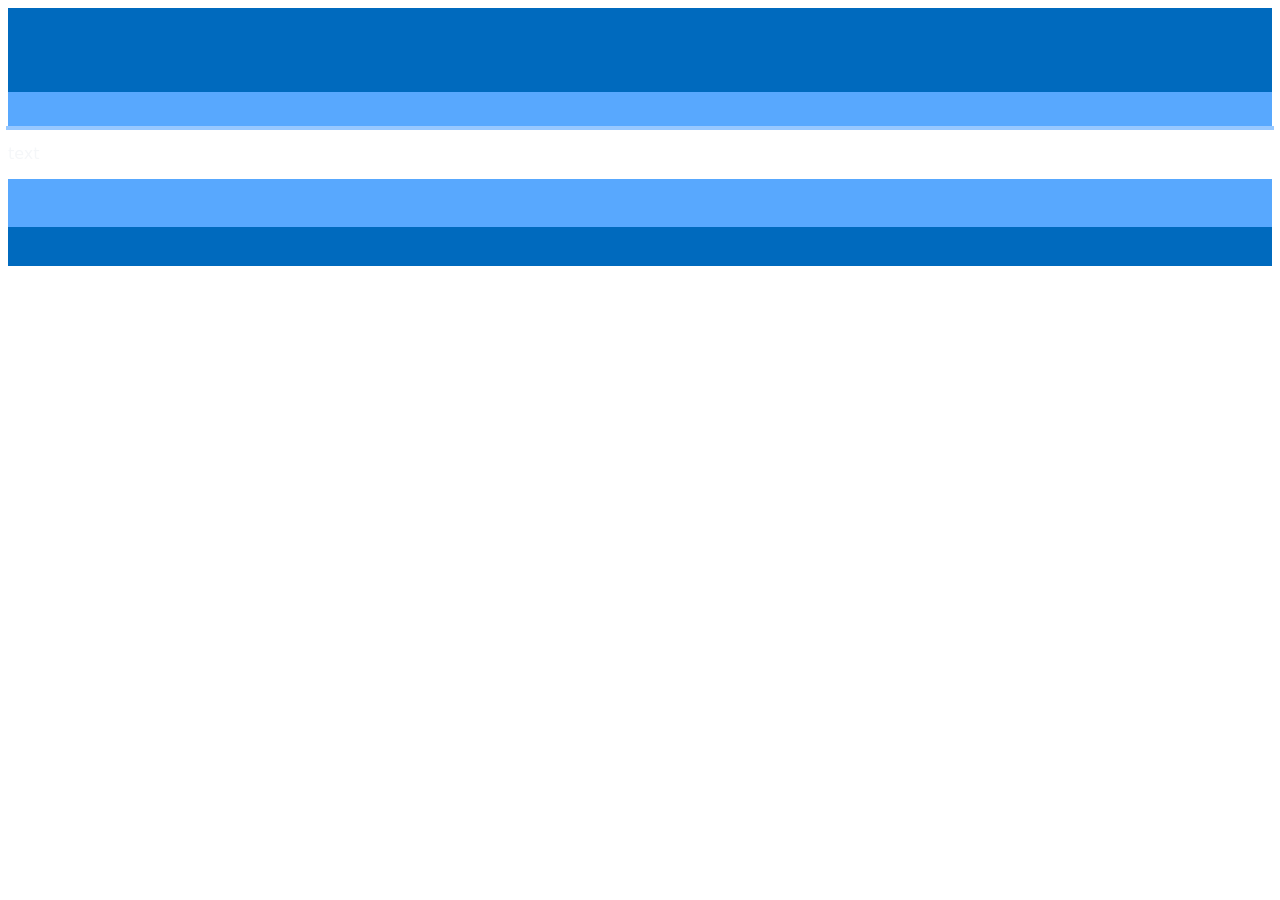
<file: clearvisit-design-tokens/tests/propagation.html>
<!doctype html><html><head><meta charset="utf-8">
<link rel="stylesheet" href="../generated/clearvisit.css"><link rel="stylesheet" href="../generated/clearvisit.dark.css"><link rel="stylesheet" href="../examples/components.css">
<style>
.btn{background:var(--cv-color-action-primary-bg);height:var(--cv-button-height-md);}
.slot{background:var(--cv-time-slot-selected-bg);}
.day{background:var(--cv-date-strip-selected-bg);}
.chk{background:var(--cv-checkbox-checked-bg);}
.tab{border-bottom:3px solid var(--cv-tabs-indicator);}
.ring{outline:var(--cv-focus-ring);}
</style></head><body class="cv">
<div id="root-scope"><div class="btn" id="b0"></div></div>
<div id="m" data-platform="mobile"><div class="btn" id="b1"></div></div>
<div id="d" data-theme="dark"><div class="btn" id="b2"></div><div class="ring" id="r2"></div><p id="t2">text</p>
  <div data-platform="mobile" id="dm"><div class="btn" id="b3"></div></div></div>
<div id="x"><div class="btn" id="p1"></div><div class="slot" id="p2"></div><div class="day" id="p3"></div><div class="chk" id="p4"></div><div class="tab" id="p5"></div></div>
</body></html>
</file>
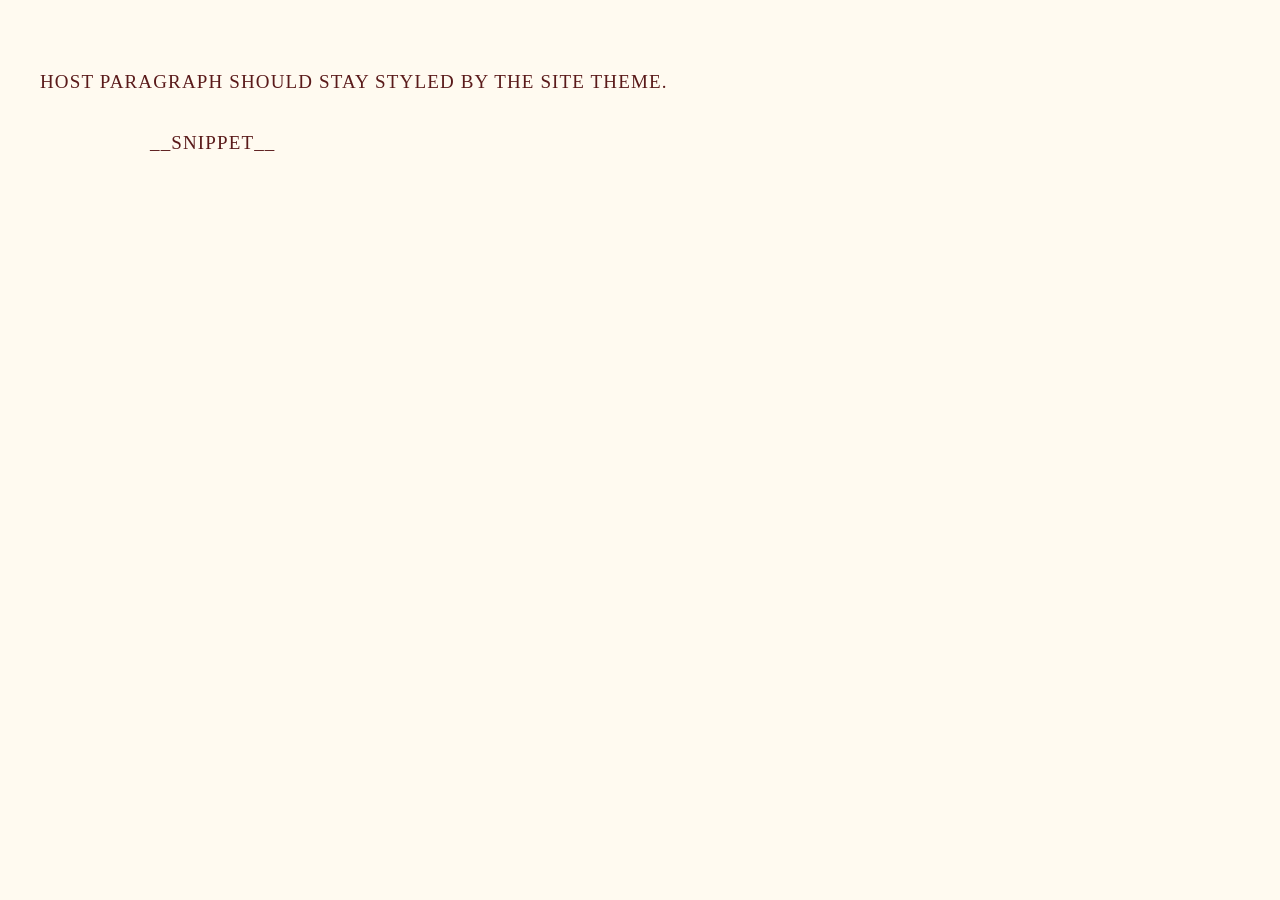
<file: clearvisit-design-tokens/tests/squarespace_host.html>
<!doctype html><html><head><meta charset="utf-8"><meta name="viewport" content="width=device-width,initial-scale=1">
<style>/* hostile "site theme" styles, like a Squarespace template */
body{font-family:Georgia,serif;font-size:19px;color:#5a1a1a;background:#fffaf0;letter-spacing:.06em;margin:0;padding:40px}
p,span,div{line-height:2}
h1,h2,h3,p{text-transform:uppercase;margin:1.2em 0}
table{border:4px double #c00;width:auto}th,td{padding:20px;border:1px solid #c00;background:#ffe}
label{display:block;font-size:24px;color:green}
*{box-sizing:content-box}
.sqs-block-code{max-width:980px;margin:auto}
</style></head><body>
<p id="host-p">Host paragraph should stay styled by the site theme.</p>
<div class="sqs-block-code" id="block">__SNIPPET__</div>
</body></html>
</file>
<file: clearvisit-design-tokens/generated/clearvisit.css>
/* ClearVisit design tokens — Generated by scripts/build.py from DTCG 2025.10 sources. Do not edit by hand.
   Layers: primitives (:root) → semantic theme + platform → components.
   Component and base-semantic variables are re-declared on every [data-theme] / [data-platform]
   scope so their var() references re-resolve there (custom properties resolve where declared). */

/* 1 · Primitives */
:root {
  --cv-color-white: #FFFFFF;
  --cv-color-transparent: rgb(255 255 255 / 0);
  --cv-color-blue-50: #F1F8FF;
  --cv-color-blue-100: #E0EFFF;
  --cv-color-blue-200: #C4DFFF;
  --cv-color-blue-300: #98C8FF;
  --cv-color-blue-400: #58A8FE;
  --cv-color-blue-500: #1F82DE;
  --cv-color-blue-600: #006ABE;
  --cv-color-blue-700: #005EAB;
  --cv-color-blue-800: #004B8A;
  --cv-color-blue-900: #003666;
  --cv-color-blue-950: #002346;
  --cv-color-teal-50: #EDFAF9;
  --cv-color-teal-100: #D8F3F2;
  --cv-color-teal-200: #B6E8E5;
  --cv-color-teal-300: #83D5D1;
  --cv-color-teal-400: #44B9B5;
  --cv-color-teal-500: #009390;
  --cv-color-teal-600: #007976;
  --cv-color-teal-700: #006C6A;
  --cv-color-teal-800: #005654;
  --cv-color-teal-900: #003E3D;
  --cv-color-teal-950: #002928;
  --cv-color-slate-50: #F5F7F9;
  --cv-color-slate-100: #E9EDF1;
  --cv-color-slate-200: #D6DDE5;
  --cv-color-slate-300: #BBC5D1;
  --cv-color-slate-400: #99A6B4;
  --cv-color-slate-500: #748291;
  --cv-color-slate-600: #5D6B79;
  --cv-color-slate-700: #535F6C;
  --cv-color-slate-800: #414C57;
  --cv-color-slate-850: #37414B;
  --cv-color-slate-900: #2D3640;
  --cv-color-slate-925: #242C35;
  --cv-color-slate-950: #1D242B;
  --cv-color-slate-975: #12181E;
  --cv-color-green-50: #EEFBF1;
  --cv-color-green-100: #DBF5E1;
  --cv-color-green-200: #BCEAC7;
  --cv-color-green-300: #8FD8A3;
  --cv-color-green-400: #5ABC7A;
  --cv-color-green-500: #1A9951;
  --cv-color-green-600: #007E3F;
  --cv-color-green-700: #007137;
  --cv-color-green-800: #005A2B;
  --cv-color-green-900: #00411D;
  --cv-color-green-950: #002C11;
  --cv-color-amber-50: #FFF5E9;
  --cv-color-amber-100: #FEE9D0;
  --cv-color-amber-200: #FBD5A8;
  --cv-color-amber-300: #F1B86F;
  --cv-color-amber-400: #DB9424;
  --cv-color-amber-500: #AF7100;
  --cv-color-amber-600: #905C00;
  --cv-color-amber-700: #815200;
  --cv-color-amber-800: #674100;
  --cv-color-amber-900: #4B2E00;
  --cv-color-amber-950: #331E00;
  --cv-color-red-50: #FFF4F3;
  --cv-color-red-100: #FFE6E4;
  --cv-color-red-200: #FFCFCA;
  --cv-color-red-300: #FFABA3;
  --cv-color-red-400: #FE736C;
  --cv-color-red-500: #DB4241;
  --cv-color-red-600: #BE222A;
  --cv-color-red-700: #AC1822;
  --cv-color-red-800: #8E0816;
  --cv-color-red-900: #6A000B;
  --cv-color-red-950: #490005;
  --cv-color-violet-50: #F7F5FF;
  --cv-color-violet-100: #EEE9FF;
  --cv-color-violet-200: #DFD5FF;
  --cv-color-violet-300: #CAB7FF;
  --cv-color-violet-400: #AD8FF6;
  --cv-color-violet-500: #8B67D6;
  --cv-color-violet-600: #744EBB;
  --cv-color-violet-700: #6844AA;
  --cv-color-violet-800: #53348C;
  --cv-color-violet-900: #3D216C;
  --cv-color-violet-950: #29134C;
  --cv-color-slate-alpha-8: rgb(18 24 30 / 0.08);
  --cv-color-slate-alpha-12: rgb(18 24 30 / 0.12);
  --cv-color-slate-alpha-16: rgb(18 24 30 / 0.16);
  --cv-color-slate-alpha-24: rgb(18 24 30 / 0.24);
  --cv-color-slate-alpha-48: rgb(18 24 30 / 0.48);
  --cv-color-slate-alpha-64: rgb(18 24 30 / 0.64);
  --cv-color-black-alpha-32: rgb(0 0 0 / 0.32);
  --cv-color-black-alpha-48: rgb(0 0 0 / 0.48);
  --cv-color-black-alpha-72: rgb(0 0 0 / 0.72);
  --cv-font-family-sans: "Atkinson Hyperlegible Next", "Atkinson Hyperlegible", system-ui, -apple-system, "Segoe UI", "Roboto", sans-serif;
  --cv-font-weight-regular: 400;
  --cv-font-weight-medium: 500;
  --cv-font-weight-semibold: 600;
  --cv-font-weight-bold: 700;
  --cv-font-size-100: 0.75rem;
  --cv-font-size-200: 0.875rem;
  --cv-font-size-300: 1rem;
  --cv-font-size-400: 1.125rem;
  --cv-font-size-500: 1.25rem;
  --cv-font-size-600: 1.5rem;
  --cv-font-size-700: 1.75rem;
  --cv-font-size-800: 2rem;
  --cv-font-size-900: 2.5rem;
  --cv-font-line-height-tight: 1.2;
  --cv-font-line-height-snug: 1.3;
  --cv-font-line-height-normal: 1.45;
  --cv-font-line-height-relaxed: 1.6;
  --cv-font-letter-spacing-tight: -0.4px;
  --cv-font-letter-spacing-normal: 0px;
  --cv-font-letter-spacing-wide: 0.2px;
  --cv-typography-display-font-family: var(--cv-font-family-sans);
  --cv-typography-display-font-size: var(--cv-font-size-900);
  --cv-typography-display-font-weight: var(--cv-font-weight-bold);
  --cv-typography-display-letter-spacing: var(--cv-font-letter-spacing-tight);
  --cv-typography-display-line-height: var(--cv-font-line-height-tight);
  --cv-typography-heading-xl-font-family: var(--cv-font-family-sans);
  --cv-typography-heading-xl-font-size: var(--cv-font-size-800);
  --cv-typography-heading-xl-font-weight: var(--cv-font-weight-bold);
  --cv-typography-heading-xl-letter-spacing: var(--cv-font-letter-spacing-tight);
  --cv-typography-heading-xl-line-height: var(--cv-font-line-height-tight);
  --cv-typography-heading-lg-font-family: var(--cv-font-family-sans);
  --cv-typography-heading-lg-font-size: var(--cv-font-size-700);
  --cv-typography-heading-lg-font-weight: var(--cv-font-weight-bold);
  --cv-typography-heading-lg-letter-spacing: var(--cv-font-letter-spacing-tight);
  --cv-typography-heading-lg-line-height: var(--cv-font-line-height-snug);
  --cv-typography-heading-md-font-family: var(--cv-font-family-sans);
  --cv-typography-heading-md-font-size: var(--cv-font-size-600);
  --cv-typography-heading-md-font-weight: var(--cv-font-weight-semibold);
  --cv-typography-heading-md-letter-spacing: var(--cv-font-letter-spacing-normal);
  --cv-typography-heading-md-line-height: var(--cv-font-line-height-snug);
  --cv-typography-heading-sm-font-family: var(--cv-font-family-sans);
  --cv-typography-heading-sm-font-size: var(--cv-font-size-500);
  --cv-typography-heading-sm-font-weight: var(--cv-font-weight-semibold);
  --cv-typography-heading-sm-letter-spacing: var(--cv-font-letter-spacing-normal);
  --cv-typography-heading-sm-line-height: var(--cv-font-line-height-snug);
  --cv-typography-heading-xs-font-family: var(--cv-font-family-sans);
  --cv-typography-heading-xs-font-size: var(--cv-font-size-400);
  --cv-typography-heading-xs-font-weight: var(--cv-font-weight-semibold);
  --cv-typography-heading-xs-letter-spacing: var(--cv-font-letter-spacing-normal);
  --cv-typography-heading-xs-line-height: var(--cv-font-line-height-snug);
  --cv-typography-body-lg-font-family: var(--cv-font-family-sans);
  --cv-typography-body-lg-font-size: var(--cv-font-size-400);
  --cv-typography-body-lg-font-weight: var(--cv-font-weight-regular);
  --cv-typography-body-lg-letter-spacing: var(--cv-font-letter-spacing-normal);
  --cv-typography-body-lg-line-height: var(--cv-font-line-height-relaxed);
  --cv-typography-body-md-font-family: var(--cv-font-family-sans);
  --cv-typography-body-md-font-size: var(--cv-font-size-300);
  --cv-typography-body-md-font-weight: var(--cv-font-weight-regular);
  --cv-typography-body-md-letter-spacing: var(--cv-font-letter-spacing-normal);
  --cv-typography-body-md-line-height: var(--cv-font-line-height-normal);
  --cv-typography-body-md-strong-font-family: var(--cv-font-family-sans);
  --cv-typography-body-md-strong-font-size: var(--cv-font-size-300);
  --cv-typography-body-md-strong-font-weight: var(--cv-font-weight-semibold);
  --cv-typography-body-md-strong-letter-spacing: var(--cv-font-letter-spacing-normal);
  --cv-typography-body-md-strong-line-height: var(--cv-font-line-height-normal);
  --cv-typography-body-sm-font-family: var(--cv-font-family-sans);
  --cv-typography-body-sm-font-size: var(--cv-font-size-200);
  --cv-typography-body-sm-font-weight: var(--cv-font-weight-regular);
  --cv-typography-body-sm-letter-spacing: var(--cv-font-letter-spacing-normal);
  --cv-typography-body-sm-line-height: var(--cv-font-line-height-normal);
  --cv-typography-body-sm-strong-font-family: var(--cv-font-family-sans);
  --cv-typography-body-sm-strong-font-size: var(--cv-font-size-200);
  --cv-typography-body-sm-strong-font-weight: var(--cv-font-weight-semibold);
  --cv-typography-body-sm-strong-letter-spacing: var(--cv-font-letter-spacing-normal);
  --cv-typography-body-sm-strong-line-height: var(--cv-font-line-height-normal);
  --cv-typography-label-lg-font-family: var(--cv-font-family-sans);
  --cv-typography-label-lg-font-size: var(--cv-font-size-300);
  --cv-typography-label-lg-font-weight: var(--cv-font-weight-medium);
  --cv-typography-label-lg-letter-spacing: var(--cv-font-letter-spacing-normal);
  --cv-typography-label-lg-line-height: var(--cv-font-line-height-snug);
  --cv-typography-label-md-font-family: var(--cv-font-family-sans);
  --cv-typography-label-md-font-size: var(--cv-font-size-200);
  --cv-typography-label-md-font-weight: var(--cv-font-weight-medium);
  --cv-typography-label-md-letter-spacing: var(--cv-font-letter-spacing-normal);
  --cv-typography-label-md-line-height: var(--cv-font-line-height-snug);
  --cv-typography-label-sm-font-family: var(--cv-font-family-sans);
  --cv-typography-label-sm-font-size: var(--cv-font-size-100);
  --cv-typography-label-sm-font-weight: var(--cv-font-weight-medium);
  --cv-typography-label-sm-letter-spacing: var(--cv-font-letter-spacing-wide);
  --cv-typography-label-sm-line-height: var(--cv-font-line-height-snug);
  --cv-typography-caption-font-family: var(--cv-font-family-sans);
  --cv-typography-caption-font-size: var(--cv-font-size-100);
  --cv-typography-caption-font-weight: var(--cv-font-weight-regular);
  --cv-typography-caption-letter-spacing: var(--cv-font-letter-spacing-wide);
  --cv-typography-caption-line-height: var(--cv-font-line-height-normal);
  --cv-space-0: 0px;
  --cv-space-2: 2px;
  --cv-space-4: 4px;
  --cv-space-8: 8px;
  --cv-space-12: 12px;
  --cv-space-16: 16px;
  --cv-space-20: 20px;
  --cv-space-24: 24px;
  --cv-space-32: 32px;
  --cv-space-40: 40px;
  --cv-space-48: 48px;
  --cv-space-64: 64px;
  --cv-space-80: 80px;
  --cv-size-8: 8px;
  --cv-size-12: 12px;
  --cv-size-16: 16px;
  --cv-size-18: 18px;
  --cv-size-20: 20px;
  --cv-size-22: 22px;
  --cv-size-24: 24px;
  --cv-size-28: 28px;
  --cv-size-32: 32px;
  --cv-size-36: 36px;
  --cv-size-40: 40px;
  --cv-size-44: 44px;
  --cv-size-48: 48px;
  --cv-size-56: 56px;
  --cv-size-64: 64px;
  --cv-size-72: 72px;
  --cv-size-88: 88px;
  --cv-size-96: 96px;
  --cv-size-256: 256px;
  --cv-size-280: 280px;
  --cv-size-560: 560px;
  --cv-size-600: 600px;
  --cv-radius-0: 0px;
  --cv-radius-4: 4px;
  --cv-radius-6: 6px;
  --cv-radius-8: 8px;
  --cv-radius-12: 12px;
  --cv-radius-16: 16px;
  --cv-radius-24: 24px;
  --cv-radius-full: 9999px;
  --cv-border-width-0: 0px;
  --cv-border-width-1: 1px;
  --cv-border-width-2: 2px;
  --cv-border-width-3: 3px;
  --cv-border-width-4: 4px;
  --cv-stroke-style-solid: solid;
  --cv-stroke-style-dashed: dashed;
  --cv-shadow-soft-1: 0px 1px 2px 0px var(--cv-color-slate-alpha-8), 0px 1px 3px 0px var(--cv-color-slate-alpha-8);
  --cv-shadow-soft-2: 0px 2px 4px 0px var(--cv-color-slate-alpha-8), 0px 4px 12px -2px var(--cv-color-slate-alpha-12);
  --cv-shadow-soft-3: 0px 4px 8px -2px var(--cv-color-slate-alpha-12), 0px 16px 32px -4px var(--cv-color-slate-alpha-16);
  --cv-shadow-strong-1: 0px 1px 2px 0px var(--cv-color-black-alpha-32), 0px 1px 3px 0px var(--cv-color-black-alpha-32);
  --cv-shadow-strong-2: 0px 2px 4px 0px var(--cv-color-black-alpha-32), 0px 4px 12px -2px var(--cv-color-black-alpha-48);
  --cv-shadow-strong-3: 0px 4px 8px -2px var(--cv-color-black-alpha-48), 0px 16px 32px -4px var(--cv-color-black-alpha-72);
  --cv-opacity-0: 0;
  --cv-opacity-8: 0.08;
  --cv-opacity-16: 0.16;
  --cv-opacity-38: 0.38;
  --cv-opacity-64: 0.64;
  --cv-opacity-100: 1;
  --cv-duration-0: 0ms;
  --cv-duration-100: 100ms;
  --cv-duration-150: 150ms;
  --cv-duration-200: 200ms;
  --cv-duration-300: 300ms;
  --cv-duration-400: 400ms;
  --cv-easing-standard: cubic-bezier(0.2, 0, 0, 1);
  --cv-easing-decelerate: cubic-bezier(0, 0, 0, 1);
  --cv-easing-accelerate: cubic-bezier(0.3, 0, 1, 1);
  --cv-easing-linear: cubic-bezier(0, 0, 1, 1);
  --cv-breakpoint-sm: 600px;
  --cv-breakpoint-md: 900px;
  --cv-breakpoint-lg: 1200px;
  --cv-breakpoint-xl: 1440px;
  --cv-grid-columns-4: 4;
  --cv-grid-columns-8: 8;
  --cv-grid-columns-12: 12;
  --cv-z-index-base: 0;
  --cv-z-index-sticky: 100;
  --cv-z-index-dropdown: 1000;
  --cv-z-index-overlay: 1200;
  --cv-z-index-modal: 1300;
  --cv-z-index-toast: 1400;
  --cv-z-index-tooltip: 1500;
}

/* 2 · Semantic — theme: light (default) */
:root, [data-theme="light"] {
  --cv-color-text-primary: var(--cv-color-slate-900);
  --cv-color-text-secondary: var(--cv-color-slate-700);
  --cv-color-text-muted: var(--cv-color-slate-600);
  --cv-color-text-disabled: var(--cv-color-slate-400);
  --cv-color-text-inverse: var(--cv-color-slate-50);
  --cv-color-text-link: var(--cv-color-blue-700);
  --cv-color-text-link-hover: var(--cv-color-blue-800);
  --cv-color-surface-app: var(--cv-color-slate-50);
  --cv-color-surface-default: var(--cv-color-white);
  --cv-color-surface-elevated: var(--cv-color-white);
  --cv-color-surface-subtle: var(--cv-color-slate-100);
  --cv-color-surface-selected: var(--cv-color-blue-50);
  --cv-color-surface-inverse: var(--cv-color-slate-900);
  --cv-color-surface-overlay: var(--cv-color-slate-alpha-48);
  --cv-color-border-subtle: var(--cv-color-slate-100);
  --cv-color-border-default: var(--cv-color-slate-200);
  --cv-color-border-strong: var(--cv-color-slate-500);
  --cv-color-border-hover: var(--cv-color-slate-600);
  --cv-color-border-focus: var(--cv-color-blue-600);
  --cv-color-border-error: var(--cv-color-red-600);
  --cv-color-border-selected: var(--cv-color-blue-600);
  --cv-color-action-primary-bg: var(--cv-color-blue-600);
  --cv-color-action-primary-bg-hover: var(--cv-color-blue-700);
  --cv-color-action-primary-bg-pressed: var(--cv-color-blue-800);
  --cv-color-action-primary-fg: var(--cv-color-white);
  --cv-color-action-secondary-bg: var(--cv-color-white);
  --cv-color-action-secondary-bg-hover: var(--cv-color-blue-50);
  --cv-color-action-secondary-bg-pressed: var(--cv-color-blue-100);
  --cv-color-action-secondary-fg: var(--cv-color-blue-700);
  --cv-color-action-secondary-border: var(--cv-color-blue-600);
  --cv-color-action-tertiary-bg: var(--cv-color-transparent);
  --cv-color-action-tertiary-bg-hover: var(--cv-color-slate-100);
  --cv-color-action-tertiary-bg-pressed: var(--cv-color-slate-200);
  --cv-color-action-tertiary-fg: var(--cv-color-blue-700);
  --cv-color-action-destructive-bg: var(--cv-color-red-600);
  --cv-color-action-destructive-bg-hover: var(--cv-color-red-700);
  --cv-color-action-destructive-bg-pressed: var(--cv-color-red-800);
  --cv-color-action-destructive-fg: var(--cv-color-white);
  --cv-color-interaction-hover: var(--cv-color-slate-100);
  --cv-color-interaction-pressed: var(--cv-color-slate-200);
  --cv-color-interaction-selected-bg: var(--cv-color-blue-50);
  --cv-color-interaction-selected-fg: var(--cv-color-blue-800);
  --cv-color-interaction-selected-border: var(--cv-color-blue-600);
  --cv-color-interaction-focus-ring: var(--cv-color-border-focus);
  --cv-color-interaction-focus-offset: var(--cv-color-surface-default);
  --cv-color-interaction-disabled-bg: var(--cv-color-slate-100);
  --cv-color-interaction-disabled-fg: var(--cv-color-text-disabled);
  --cv-color-interaction-disabled-border: var(--cv-color-slate-200);
  --cv-color-status-available-fg: var(--cv-color-green-800);
  --cv-color-status-available-bg: var(--cv-color-green-50);
  --cv-color-status-available-border: var(--cv-color-green-200);
  --cv-color-status-available-icon: var(--cv-color-green-600);
  --cv-color-status-confirmed-fg: var(--cv-color-blue-800);
  --cv-color-status-confirmed-bg: var(--cv-color-blue-50);
  --cv-color-status-confirmed-border: var(--cv-color-blue-200);
  --cv-color-status-confirmed-icon: var(--cv-color-blue-600);
  --cv-color-status-pending-fg: var(--cv-color-amber-800);
  --cv-color-status-pending-bg: var(--cv-color-amber-50);
  --cv-color-status-pending-border: var(--cv-color-amber-200);
  --cv-color-status-pending-icon: var(--cv-color-amber-600);
  --cv-color-status-completed-fg: var(--cv-color-slate-700);
  --cv-color-status-completed-bg: var(--cv-color-slate-100);
  --cv-color-status-completed-border: var(--cv-color-slate-300);
  --cv-color-status-completed-icon: var(--cv-color-slate-500);
  --cv-color-status-cancelled-fg: var(--cv-color-red-800);
  --cv-color-status-cancelled-bg: var(--cv-color-red-50);
  --cv-color-status-cancelled-border: var(--cv-color-red-200);
  --cv-color-status-cancelled-icon: var(--cv-color-red-600);
  --cv-color-status-rescheduled-fg: var(--cv-color-violet-800);
  --cv-color-status-rescheduled-bg: var(--cv-color-violet-50);
  --cv-color-status-rescheduled-border: var(--cv-color-violet-200);
  --cv-color-status-rescheduled-icon: var(--cv-color-violet-600);
  --cv-color-feedback-success-fg: var(--cv-color-green-800);
  --cv-color-feedback-success-bg: var(--cv-color-green-50);
  --cv-color-feedback-success-border: var(--cv-color-green-200);
  --cv-color-feedback-success-icon: var(--cv-color-green-600);
  --cv-color-feedback-warning-fg: var(--cv-color-amber-800);
  --cv-color-feedback-warning-bg: var(--cv-color-amber-50);
  --cv-color-feedback-warning-border: var(--cv-color-amber-200);
  --cv-color-feedback-warning-icon: var(--cv-color-amber-600);
  --cv-color-feedback-error-fg: var(--cv-color-red-800);
  --cv-color-feedback-error-bg: var(--cv-color-red-50);
  --cv-color-feedback-error-border: var(--cv-color-red-200);
  --cv-color-feedback-error-icon: var(--cv-color-red-600);
  --cv-color-feedback-info-fg: var(--cv-color-blue-800);
  --cv-color-feedback-info-bg: var(--cv-color-blue-50);
  --cv-color-feedback-info-border: var(--cv-color-blue-200);
  --cv-color-feedback-info-icon: var(--cv-color-blue-600);
  --cv-color-accent-bg: var(--cv-color-teal-50);
  --cv-color-accent-fg: var(--cv-color-teal-800);
  --cv-color-accent-border: var(--cv-color-teal-200);
  --cv-color-accent-solid: var(--cv-color-teal-600);
  --cv-color-chart-series-1: var(--cv-color-blue-600);
  --cv-color-chart-series-2: var(--cv-color-teal-500);
  --cv-color-chart-series-3: var(--cv-color-violet-500);
  --cv-color-chart-series-4: var(--cv-color-amber-500);
  --cv-elevation-raised: var(--cv-shadow-soft-1);
  --cv-elevation-popover: var(--cv-shadow-soft-2);
  --cv-elevation-overlay: var(--cv-shadow-soft-3);
}

/* 3 · Semantic — platform: desktop (default) */
:root, [data-platform="desktop"] {
  --cv-size-control-sm: var(--cv-size-28);
  --cv-size-control-md: var(--cv-size-36);
  --cv-size-control-lg: var(--cv-size-44);
  --cv-size-touch-target: var(--cv-size-24);
  --cv-size-icon-sm: var(--cv-size-16);
  --cv-size-icon-md: var(--cv-size-20);
  --cv-size-icon-lg: var(--cv-size-24);
  --cv-size-avatar: var(--cv-size-32);
  --cv-size-selection-control: var(--cv-size-18);
  --cv-size-nav-bar: var(--cv-size-56);
  --cv-size-table-row: var(--cv-size-40);
  --cv-size-table-header: var(--cv-size-40);
  --cv-size-day-cell: var(--cv-size-32);
  --cv-size-time-slot: var(--cv-size-32);
  --cv-size-modal-max: var(--cv-size-560);
  --cv-space-inset-control-x: var(--cv-space-12);
  --cv-space-inset-card: var(--cv-space-20);
  --cv-space-inset-modal: var(--cv-space-32);
  --cv-space-inset-cell-x: var(--cv-space-12);
  --cv-space-inset-page: var(--cv-space-32);
  --cv-space-section: var(--cv-space-32);
  --cv-radius-control: var(--cv-radius-6);
  --cv-radius-card: var(--cv-radius-8);
  --cv-radius-modal: var(--cv-radius-12);
  --cv-layout-columns: var(--cv-grid-columns-12);
  --cv-layout-gutter: var(--cv-space-24);
  --cv-layout-margin: var(--cv-space-32);
  --cv-text-style-page-title-font-family: var(--cv-typography-heading-md-font-family);
  --cv-text-style-page-title-font-size: var(--cv-typography-heading-md-font-size);
  --cv-text-style-page-title-font-weight: var(--cv-typography-heading-md-font-weight);
  --cv-text-style-page-title-letter-spacing: var(--cv-typography-heading-md-letter-spacing);
  --cv-text-style-page-title-line-height: var(--cv-typography-heading-md-line-height);
  --cv-text-style-section-title-font-family: var(--cv-typography-heading-xs-font-family);
  --cv-text-style-section-title-font-size: var(--cv-typography-heading-xs-font-size);
  --cv-text-style-section-title-font-weight: var(--cv-typography-heading-xs-font-weight);
  --cv-text-style-section-title-letter-spacing: var(--cv-typography-heading-xs-letter-spacing);
  --cv-text-style-section-title-line-height: var(--cv-typography-heading-xs-line-height);
  --cv-text-style-card-title-font-family: var(--cv-typography-body-md-strong-font-family);
  --cv-text-style-card-title-font-size: var(--cv-typography-body-md-strong-font-size);
  --cv-text-style-card-title-font-weight: var(--cv-typography-body-md-strong-font-weight);
  --cv-text-style-card-title-letter-spacing: var(--cv-typography-body-md-strong-letter-spacing);
  --cv-text-style-card-title-line-height: var(--cv-typography-body-md-strong-line-height);
  --cv-text-style-provider-name-font-family: var(--cv-typography-body-md-strong-font-family);
  --cv-text-style-provider-name-font-size: var(--cv-typography-body-md-strong-font-size);
  --cv-text-style-provider-name-font-weight: var(--cv-typography-body-md-strong-font-weight);
  --cv-text-style-provider-name-letter-spacing: var(--cv-typography-body-md-strong-letter-spacing);
  --cv-text-style-provider-name-line-height: var(--cv-typography-body-md-strong-line-height);
  --cv-text-style-body-font-family: var(--cv-typography-body-sm-font-family);
  --cv-text-style-body-font-size: var(--cv-typography-body-sm-font-size);
  --cv-text-style-body-font-weight: var(--cv-typography-body-sm-font-weight);
  --cv-text-style-body-letter-spacing: var(--cv-typography-body-sm-letter-spacing);
  --cv-text-style-body-line-height: var(--cv-typography-body-sm-line-height);
  --cv-text-style-body-strong-font-family: var(--cv-typography-body-sm-strong-font-family);
  --cv-text-style-body-strong-font-size: var(--cv-typography-body-sm-strong-font-size);
  --cv-text-style-body-strong-font-weight: var(--cv-typography-body-sm-strong-font-weight);
  --cv-text-style-body-strong-letter-spacing: var(--cv-typography-body-sm-strong-letter-spacing);
  --cv-text-style-body-strong-line-height: var(--cv-typography-body-sm-strong-line-height);
  --cv-text-style-supporting-font-family: var(--cv-typography-body-sm-font-family);
  --cv-text-style-supporting-font-size: var(--cv-typography-body-sm-font-size);
  --cv-text-style-supporting-font-weight: var(--cv-typography-body-sm-font-weight);
  --cv-text-style-supporting-letter-spacing: var(--cv-typography-body-sm-letter-spacing);
  --cv-text-style-supporting-line-height: var(--cv-typography-body-sm-line-height);
  --cv-text-style-label-font-family: var(--cv-typography-label-md-font-family);
  --cv-text-style-label-font-size: var(--cv-typography-label-md-font-size);
  --cv-text-style-label-font-weight: var(--cv-typography-label-md-font-weight);
  --cv-text-style-label-letter-spacing: var(--cv-typography-label-md-letter-spacing);
  --cv-text-style-label-line-height: var(--cv-typography-label-md-line-height);
  --cv-text-style-input-font-family: var(--cv-typography-body-sm-font-family);
  --cv-text-style-input-font-size: var(--cv-typography-body-sm-font-size);
  --cv-text-style-input-font-weight: var(--cv-typography-body-sm-font-weight);
  --cv-text-style-input-letter-spacing: var(--cv-typography-body-sm-letter-spacing);
  --cv-text-style-input-line-height: var(--cv-typography-body-sm-line-height);
  --cv-text-style-button-font-family: var(--cv-typography-label-md-font-family);
  --cv-text-style-button-font-size: var(--cv-typography-label-md-font-size);
  --cv-text-style-button-font-weight: var(--cv-typography-label-md-font-weight);
  --cv-text-style-button-letter-spacing: var(--cv-typography-label-md-letter-spacing);
  --cv-text-style-button-line-height: var(--cv-typography-label-md-line-height);
  --cv-text-style-caption-font-family: var(--cv-typography-caption-font-family);
  --cv-text-style-caption-font-size: var(--cv-typography-caption-font-size);
  --cv-text-style-caption-font-weight: var(--cv-typography-caption-font-weight);
  --cv-text-style-caption-letter-spacing: var(--cv-typography-caption-letter-spacing);
  --cv-text-style-caption-line-height: var(--cv-typography-caption-line-height);
  --cv-text-style-badge-font-family: var(--cv-typography-label-sm-font-family);
  --cv-text-style-badge-font-size: var(--cv-typography-label-sm-font-size);
  --cv-text-style-badge-font-weight: var(--cv-typography-label-sm-font-weight);
  --cv-text-style-badge-letter-spacing: var(--cv-typography-label-sm-letter-spacing);
  --cv-text-style-badge-line-height: var(--cv-typography-label-sm-line-height);
  --cv-text-style-appointment-time-font-family: var(--cv-typography-body-md-strong-font-family);
  --cv-text-style-appointment-time-font-size: var(--cv-typography-body-md-strong-font-size);
  --cv-text-style-appointment-time-font-weight: var(--cv-typography-body-md-strong-font-weight);
  --cv-text-style-appointment-time-letter-spacing: var(--cv-typography-body-md-strong-letter-spacing);
  --cv-text-style-appointment-time-line-height: var(--cv-typography-body-md-strong-line-height);
  --cv-text-style-table-cell-font-family: var(--cv-typography-body-sm-font-family);
  --cv-text-style-table-cell-font-size: var(--cv-typography-body-sm-font-size);
  --cv-text-style-table-cell-font-weight: var(--cv-typography-body-sm-font-weight);
  --cv-text-style-table-cell-letter-spacing: var(--cv-typography-body-sm-letter-spacing);
  --cv-text-style-table-cell-line-height: var(--cv-typography-body-sm-line-height);
  --cv-text-style-table-header-font-family: var(--cv-typography-label-md-font-family);
  --cv-text-style-table-header-font-size: var(--cv-typography-label-md-font-size);
  --cv-text-style-table-header-font-weight: var(--cv-typography-label-md-font-weight);
  --cv-text-style-table-header-letter-spacing: var(--cv-typography-label-md-letter-spacing);
  --cv-text-style-table-header-line-height: var(--cv-typography-label-md-line-height);
  --cv-text-style-calendar-event-font-family: var(--cv-typography-label-sm-font-family);
  --cv-text-style-calendar-event-font-size: var(--cv-typography-label-sm-font-size);
  --cv-text-style-calendar-event-font-weight: var(--cv-typography-label-sm-font-weight);
  --cv-text-style-calendar-event-letter-spacing: var(--cv-typography-label-sm-letter-spacing);
  --cv-text-style-calendar-event-line-height: var(--cv-typography-label-sm-line-height);
  --cv-text-style-calendar-time-font-family: var(--cv-typography-caption-font-family);
  --cv-text-style-calendar-time-font-size: var(--cv-typography-caption-font-size);
  --cv-text-style-calendar-time-font-weight: var(--cv-typography-caption-font-weight);
  --cv-text-style-calendar-time-letter-spacing: var(--cv-typography-caption-letter-spacing);
  --cv-text-style-calendar-time-line-height: var(--cv-typography-caption-line-height);
  --cv-text-style-metric-value-font-family: var(--cv-typography-heading-xl-font-family);
  --cv-text-style-metric-value-font-size: var(--cv-typography-heading-xl-font-size);
  --cv-text-style-metric-value-font-weight: var(--cv-typography-heading-xl-font-weight);
  --cv-text-style-metric-value-letter-spacing: var(--cv-typography-heading-xl-letter-spacing);
  --cv-text-style-metric-value-line-height: var(--cv-typography-heading-xl-line-height);
  --cv-text-style-alert-title-font-family: var(--cv-typography-body-sm-strong-font-family);
  --cv-text-style-alert-title-font-size: var(--cv-typography-body-sm-strong-font-size);
  --cv-text-style-alert-title-font-weight: var(--cv-typography-body-sm-strong-font-weight);
  --cv-text-style-alert-title-letter-spacing: var(--cv-typography-body-sm-strong-letter-spacing);
  --cv-text-style-alert-title-line-height: var(--cv-typography-body-sm-strong-line-height);
  --cv-text-style-alert-body-font-family: var(--cv-typography-body-sm-font-family);
  --cv-text-style-alert-body-font-size: var(--cv-typography-body-sm-font-size);
  --cv-text-style-alert-body-font-weight: var(--cv-typography-body-sm-font-weight);
  --cv-text-style-alert-body-letter-spacing: var(--cv-typography-body-sm-letter-spacing);
  --cv-text-style-alert-body-line-height: var(--cv-typography-body-sm-line-height);
}

/* 3b · Semantic — platform: mobile */
[data-platform="mobile"] {
  --cv-size-control-sm: var(--cv-size-36);
  --cv-size-control-md: var(--cv-size-48);
  --cv-size-control-lg: var(--cv-size-56);
  --cv-size-touch-target: var(--cv-size-48);
  --cv-size-icon-sm: var(--cv-size-16);
  --cv-size-icon-md: var(--cv-size-24);
  --cv-size-icon-lg: var(--cv-size-32);
  --cv-size-avatar: var(--cv-size-56);
  --cv-size-selection-control: var(--cv-size-24);
  --cv-size-nav-bar: var(--cv-size-64);
  --cv-size-table-row: var(--cv-size-56);
  --cv-size-table-header: var(--cv-size-48);
  --cv-size-day-cell: var(--cv-size-44);
  --cv-size-time-slot: var(--cv-size-48);
  --cv-size-modal-max: var(--cv-size-600);
  --cv-space-inset-control-x: var(--cv-space-16);
  --cv-space-inset-card: var(--cv-space-16);
  --cv-space-inset-modal: var(--cv-space-20);
  --cv-space-inset-cell-x: var(--cv-space-16);
  --cv-space-inset-page: var(--cv-space-16);
  --cv-space-section: var(--cv-space-24);
  --cv-radius-control: var(--cv-radius-12);
  --cv-radius-card: var(--cv-radius-16);
  --cv-radius-modal: var(--cv-radius-24);
  --cv-layout-columns: var(--cv-grid-columns-4);
  --cv-layout-gutter: var(--cv-space-16);
  --cv-layout-margin: var(--cv-space-16);
  --cv-text-style-page-title-font-family: var(--cv-typography-heading-lg-font-family);
  --cv-text-style-page-title-font-size: var(--cv-typography-heading-lg-font-size);
  --cv-text-style-page-title-font-weight: var(--cv-typography-heading-lg-font-weight);
  --cv-text-style-page-title-letter-spacing: var(--cv-typography-heading-lg-letter-spacing);
  --cv-text-style-page-title-line-height: var(--cv-typography-heading-lg-line-height);
  --cv-text-style-section-title-font-family: var(--cv-typography-heading-sm-font-family);
  --cv-text-style-section-title-font-size: var(--cv-typography-heading-sm-font-size);
  --cv-text-style-section-title-font-weight: var(--cv-typography-heading-sm-font-weight);
  --cv-text-style-section-title-letter-spacing: var(--cv-typography-heading-sm-letter-spacing);
  --cv-text-style-section-title-line-height: var(--cv-typography-heading-sm-line-height);
  --cv-text-style-card-title-font-family: var(--cv-typography-heading-xs-font-family);
  --cv-text-style-card-title-font-size: var(--cv-typography-heading-xs-font-size);
  --cv-text-style-card-title-font-weight: var(--cv-typography-heading-xs-font-weight);
  --cv-text-style-card-title-letter-spacing: var(--cv-typography-heading-xs-letter-spacing);
  --cv-text-style-card-title-line-height: var(--cv-typography-heading-xs-line-height);
  --cv-text-style-provider-name-font-family: var(--cv-typography-heading-xs-font-family);
  --cv-text-style-provider-name-font-size: var(--cv-typography-heading-xs-font-size);
  --cv-text-style-provider-name-font-weight: var(--cv-typography-heading-xs-font-weight);
  --cv-text-style-provider-name-letter-spacing: var(--cv-typography-heading-xs-letter-spacing);
  --cv-text-style-provider-name-line-height: var(--cv-typography-heading-xs-line-height);
  --cv-text-style-body-font-family: var(--cv-typography-body-md-font-family);
  --cv-text-style-body-font-size: var(--cv-typography-body-md-font-size);
  --cv-text-style-body-font-weight: var(--cv-typography-body-md-font-weight);
  --cv-text-style-body-letter-spacing: var(--cv-typography-body-md-letter-spacing);
  --cv-text-style-body-line-height: var(--cv-typography-body-md-line-height);
  --cv-text-style-body-strong-font-family: var(--cv-typography-body-md-strong-font-family);
  --cv-text-style-body-strong-font-size: var(--cv-typography-body-md-strong-font-size);
  --cv-text-style-body-strong-font-weight: var(--cv-typography-body-md-strong-font-weight);
  --cv-text-style-body-strong-letter-spacing: var(--cv-typography-body-md-strong-letter-spacing);
  --cv-text-style-body-strong-line-height: var(--cv-typography-body-md-strong-line-height);
  --cv-text-style-supporting-font-family: var(--cv-typography-body-sm-font-family);
  --cv-text-style-supporting-font-size: var(--cv-typography-body-sm-font-size);
  --cv-text-style-supporting-font-weight: var(--cv-typography-body-sm-font-weight);
  --cv-text-style-supporting-letter-spacing: var(--cv-typography-body-sm-letter-spacing);
  --cv-text-style-supporting-line-height: var(--cv-typography-body-sm-line-height);
  --cv-text-style-label-font-family: var(--cv-typography-label-lg-font-family);
  --cv-text-style-label-font-size: var(--cv-typography-label-lg-font-size);
  --cv-text-style-label-font-weight: var(--cv-typography-label-lg-font-weight);
  --cv-text-style-label-letter-spacing: var(--cv-typography-label-lg-letter-spacing);
  --cv-text-style-label-line-height: var(--cv-typography-label-lg-line-height);
  --cv-text-style-input-font-family: var(--cv-typography-body-md-font-family);
  --cv-text-style-input-font-size: var(--cv-typography-body-md-font-size);
  --cv-text-style-input-font-weight: var(--cv-typography-body-md-font-weight);
  --cv-text-style-input-letter-spacing: var(--cv-typography-body-md-letter-spacing);
  --cv-text-style-input-line-height: var(--cv-typography-body-md-line-height);
  --cv-text-style-button-font-family: var(--cv-typography-label-lg-font-family);
  --cv-text-style-button-font-size: var(--cv-typography-label-lg-font-size);
  --cv-text-style-button-font-weight: var(--cv-typography-label-lg-font-weight);
  --cv-text-style-button-letter-spacing: var(--cv-typography-label-lg-letter-spacing);
  --cv-text-style-button-line-height: var(--cv-typography-label-lg-line-height);
  --cv-text-style-caption-font-family: var(--cv-typography-caption-font-family);
  --cv-text-style-caption-font-size: var(--cv-typography-caption-font-size);
  --cv-text-style-caption-font-weight: var(--cv-typography-caption-font-weight);
  --cv-text-style-caption-letter-spacing: var(--cv-typography-caption-letter-spacing);
  --cv-text-style-caption-line-height: var(--cv-typography-caption-line-height);
  --cv-text-style-badge-font-family: var(--cv-typography-label-sm-font-family);
  --cv-text-style-badge-font-size: var(--cv-typography-label-sm-font-size);
  --cv-text-style-badge-font-weight: var(--cv-typography-label-sm-font-weight);
  --cv-text-style-badge-letter-spacing: var(--cv-typography-label-sm-letter-spacing);
  --cv-text-style-badge-line-height: var(--cv-typography-label-sm-line-height);
  --cv-text-style-appointment-time-font-family: var(--cv-typography-heading-sm-font-family);
  --cv-text-style-appointment-time-font-size: var(--cv-typography-heading-sm-font-size);
  --cv-text-style-appointment-time-font-weight: var(--cv-typography-heading-sm-font-weight);
  --cv-text-style-appointment-time-letter-spacing: var(--cv-typography-heading-sm-letter-spacing);
  --cv-text-style-appointment-time-line-height: var(--cv-typography-heading-sm-line-height);
  --cv-text-style-table-cell-font-family: var(--cv-typography-body-md-font-family);
  --cv-text-style-table-cell-font-size: var(--cv-typography-body-md-font-size);
  --cv-text-style-table-cell-font-weight: var(--cv-typography-body-md-font-weight);
  --cv-text-style-table-cell-letter-spacing: var(--cv-typography-body-md-letter-spacing);
  --cv-text-style-table-cell-line-height: var(--cv-typography-body-md-line-height);
  --cv-text-style-table-header-font-family: var(--cv-typography-label-md-font-family);
  --cv-text-style-table-header-font-size: var(--cv-typography-label-md-font-size);
  --cv-text-style-table-header-font-weight: var(--cv-typography-label-md-font-weight);
  --cv-text-style-table-header-letter-spacing: var(--cv-typography-label-md-letter-spacing);
  --cv-text-style-table-header-line-height: var(--cv-typography-label-md-line-height);
  --cv-text-style-calendar-event-font-family: var(--cv-typography-label-md-font-family);
  --cv-text-style-calendar-event-font-size: var(--cv-typography-label-md-font-size);
  --cv-text-style-calendar-event-font-weight: var(--cv-typography-label-md-font-weight);
  --cv-text-style-calendar-event-letter-spacing: var(--cv-typography-label-md-letter-spacing);
  --cv-text-style-calendar-event-line-height: var(--cv-typography-label-md-line-height);
  --cv-text-style-calendar-time-font-family: var(--cv-typography-caption-font-family);
  --cv-text-style-calendar-time-font-size: var(--cv-typography-caption-font-size);
  --cv-text-style-calendar-time-font-weight: var(--cv-typography-caption-font-weight);
  --cv-text-style-calendar-time-letter-spacing: var(--cv-typography-caption-letter-spacing);
  --cv-text-style-calendar-time-line-height: var(--cv-typography-caption-line-height);
  --cv-text-style-metric-value-font-family: var(--cv-typography-heading-sm-font-family);
  --cv-text-style-metric-value-font-size: var(--cv-typography-heading-sm-font-size);
  --cv-text-style-metric-value-font-weight: var(--cv-typography-heading-sm-font-weight);
  --cv-text-style-metric-value-letter-spacing: var(--cv-typography-heading-sm-letter-spacing);
  --cv-text-style-metric-value-line-height: var(--cv-typography-heading-sm-line-height);
  --cv-text-style-alert-title-font-family: var(--cv-typography-body-md-strong-font-family);
  --cv-text-style-alert-title-font-size: var(--cv-typography-body-md-strong-font-size);
  --cv-text-style-alert-title-font-weight: var(--cv-typography-body-md-strong-font-weight);
  --cv-text-style-alert-title-letter-spacing: var(--cv-typography-body-md-strong-letter-spacing);
  --cv-text-style-alert-title-line-height: var(--cv-typography-body-md-strong-line-height);
  --cv-text-style-alert-body-font-family: var(--cv-typography-body-md-font-family);
  --cv-text-style-alert-body-font-size: var(--cv-typography-body-md-font-size);
  --cv-text-style-alert-body-font-weight: var(--cv-typography-body-md-font-weight);
  --cv-text-style-alert-body-letter-spacing: var(--cv-typography-body-md-letter-spacing);
  --cv-text-style-alert-body-line-height: var(--cv-typography-body-md-line-height);
}

/* 4 · Semantic base + components (re-resolved per scope) */
:root, [data-theme], [data-platform] {
  --cv-space-inline-xs: var(--cv-space-4);
  --cv-space-inline-sm: var(--cv-space-8);
  --cv-space-inline-md: var(--cv-space-12);
  --cv-space-inline-lg: var(--cv-space-16);
  --cv-space-stack-xs: var(--cv-space-4);
  --cv-space-stack-sm: var(--cv-space-8);
  --cv-space-stack-md: var(--cv-space-16);
  --cv-space-stack-lg: var(--cv-space-24);
  --cv-space-stack-xl: var(--cv-space-32);
  --cv-space-inset-xs: var(--cv-space-4);
  --cv-space-inset-sm: var(--cv-space-8);
  --cv-space-inset-md: var(--cv-space-12);
  --cv-radius-xs: var(--cv-radius-4);
  --cv-radius-sm: var(--cv-radius-6);
  --cv-radius-pill: var(--cv-radius-full);
  --cv-stroke-default: var(--cv-border-width-1);
  --cv-stroke-focus: var(--cv-border-width-2);
  --cv-stroke-indicator: var(--cv-border-width-3);
  --cv-focus-ring: var(--cv-stroke-focus) var(--cv-stroke-style-solid) var(--cv-color-interaction-focus-ring);
  --cv-focus-ring-offset: var(--cv-space-2);
  --cv-size-badge: var(--cv-size-24);
  --cv-size-status-dot: var(--cv-size-8);
  --cv-size-tooltip-max: var(--cv-size-280);
  --cv-motion-control: var(--cv-duration-150) var(--cv-easing-standard) var(--cv-duration-0);
  --cv-motion-enter: var(--cv-duration-300) var(--cv-easing-decelerate) var(--cv-duration-0);
  --cv-motion-exit: var(--cv-duration-200) var(--cv-easing-accelerate) var(--cv-duration-0);
  --cv-motion-tooltip-delay: var(--cv-duration-400);
  --cv-opacity-disabled-media: var(--cv-opacity-38);
  --cv-layer-sticky: var(--cv-z-index-sticky);
  --cv-layer-dropdown: var(--cv-z-index-dropdown);
  --cv-layer-overlay: var(--cv-z-index-overlay);
  --cv-layer-modal: var(--cv-z-index-modal);
  --cv-layer-toast: var(--cv-z-index-toast);
  --cv-layer-tooltip: var(--cv-z-index-tooltip);
  --cv-button-height-sm: var(--cv-size-control-sm);
  --cv-button-height-md: var(--cv-size-control-md);
  --cv-button-height-lg: var(--cv-size-control-lg);
  --cv-button-padding-x: var(--cv-space-inset-control-x);
  --cv-button-gap: var(--cv-space-inline-sm);
  --cv-button-radius: var(--cv-radius-control);
  --cv-button-text-style-font-family: var(--cv-text-style-button-font-family);
  --cv-button-text-style-font-size: var(--cv-text-style-button-font-size);
  --cv-button-text-style-font-weight: var(--cv-text-style-button-font-weight);
  --cv-button-text-style-letter-spacing: var(--cv-text-style-button-letter-spacing);
  --cv-button-text-style-line-height: var(--cv-text-style-button-line-height);
  --cv-button-min-target: var(--cv-size-touch-target);
  --cv-button-transition: var(--cv-motion-control);
  --cv-field-height: var(--cv-size-control-md);
  --cv-field-padding-x: var(--cv-space-inset-control-x);
  --cv-field-gap: var(--cv-space-inline-sm);
  --cv-field-radius: var(--cv-radius-control);
  --cv-field-text-style-font-family: var(--cv-text-style-input-font-family);
  --cv-field-text-style-font-size: var(--cv-text-style-input-font-size);
  --cv-field-text-style-font-weight: var(--cv-text-style-input-font-weight);
  --cv-field-text-style-letter-spacing: var(--cv-text-style-input-letter-spacing);
  --cv-field-text-style-line-height: var(--cv-text-style-input-line-height);
  --cv-field-label-style-font-family: var(--cv-text-style-label-font-family);
  --cv-field-label-style-font-size: var(--cv-text-style-label-font-size);
  --cv-field-label-style-font-weight: var(--cv-text-style-label-font-weight);
  --cv-field-label-style-letter-spacing: var(--cv-text-style-label-letter-spacing);
  --cv-field-label-style-line-height: var(--cv-text-style-label-line-height);
  --cv-field-bg: var(--cv-color-surface-default);
  --cv-field-fg: var(--cv-color-text-primary);
  --cv-field-placeholder: var(--cv-color-text-muted);
  --cv-field-border: var(--cv-color-border-strong);
  --cv-field-border-hover: var(--cv-color-border-hover);
  --cv-field-border-focus: var(--cv-color-border-focus);
  --cv-field-border-error: var(--cv-color-border-error);
  --cv-field-helper: var(--cv-color-text-secondary);
  --cv-field-error-text: var(--cv-color-feedback-error-fg);
  --cv-field-label-gap: var(--cv-space-stack-xs);
  --cv-search-bg: var(--cv-color-surface-subtle);
  --cv-search-icon: var(--cv-color-text-secondary);
  --cv-search-radius: var(--cv-radius-pill);
  --cv-search-height: var(--cv-size-control-lg);
  --cv-dropdown-menu-bg: var(--cv-color-surface-elevated);
  --cv-dropdown-menu-shadow: var(--cv-elevation-popover);
  --cv-dropdown-menu-radius: var(--cv-radius-control);
  --cv-dropdown-menu-layer: var(--cv-layer-dropdown);
  --cv-dropdown-option-height: var(--cv-size-control-md);
  --cv-dropdown-option-hover: var(--cv-color-interaction-hover);
  --cv-dropdown-option-selected-bg: var(--cv-color-interaction-selected-bg);
  --cv-dropdown-option-selected-fg: var(--cv-color-interaction-selected-fg);
  --cv-checkbox-size: var(--cv-size-selection-control);
  --cv-checkbox-radius: var(--cv-radius-xs);
  --cv-checkbox-target: var(--cv-size-touch-target);
  --cv-checkbox-border: var(--cv-color-border-strong);
  --cv-checkbox-checked-bg: var(--cv-color-action-primary-bg);
  --cv-checkbox-checked-fg: var(--cv-color-action-primary-fg);
  --cv-radio-size: var(--cv-size-selection-control);
  --cv-radio-target: var(--cv-size-touch-target);
  --cv-radio-border: var(--cv-color-border-strong);
  --cv-radio-checked: var(--cv-color-action-primary-bg);
  --cv-badge-height: var(--cv-size-badge);
  --cv-badge-padding-x: var(--cv-space-inset-sm);
  --cv-badge-gap: var(--cv-space-inline-xs);
  --cv-badge-radius: var(--cv-radius-pill);
  --cv-badge-text-style-font-family: var(--cv-text-style-badge-font-family);
  --cv-badge-text-style-font-size: var(--cv-text-style-badge-font-size);
  --cv-badge-text-style-font-weight: var(--cv-text-style-badge-font-weight);
  --cv-badge-text-style-letter-spacing: var(--cv-text-style-badge-letter-spacing);
  --cv-badge-text-style-line-height: var(--cv-text-style-badge-line-height);
  --cv-badge-icon-size: var(--cv-size-icon-sm);
  --cv-card-bg: var(--cv-color-surface-default);
  --cv-card-border: var(--cv-color-border-default);
  --cv-card-border-hover: var(--cv-color-border-hover);
  --cv-card-radius: var(--cv-radius-card);
  --cv-card-padding: var(--cv-space-inset-card);
  --cv-card-gap: var(--cv-space-stack-sm);
  --cv-card-shadow: var(--cv-elevation-raised);
  --cv-tabs-height: var(--cv-size-control-md);
  --cv-tabs-gap: var(--cv-space-inline-lg);
  --cv-tabs-text-style-font-family: var(--cv-text-style-label-font-family);
  --cv-tabs-text-style-font-size: var(--cv-text-style-label-font-size);
  --cv-tabs-text-style-font-weight: var(--cv-text-style-label-font-weight);
  --cv-tabs-text-style-letter-spacing: var(--cv-text-style-label-letter-spacing);
  --cv-tabs-text-style-line-height: var(--cv-text-style-label-line-height);
  --cv-tabs-fg: var(--cv-color-text-secondary);
  --cv-tabs-fg-selected: var(--cv-color-text-primary);
  --cv-tabs-indicator: var(--cv-color-action-primary-bg);
  --cv-tabs-indicator-height: var(--cv-stroke-indicator);
  --cv-tabs-divider: var(--cv-color-border-default);
  --cv-alert-padding: var(--cv-space-inset-card);
  --cv-alert-gap: var(--cv-space-inline-md);
  --cv-alert-radius: var(--cv-radius-control);
  --cv-alert-border-width: var(--cv-stroke-default);
  --cv-alert-icon-size: var(--cv-size-icon-md);
  --cv-alert-title-style-font-family: var(--cv-text-style-alert-title-font-family);
  --cv-alert-title-style-font-size: var(--cv-text-style-alert-title-font-size);
  --cv-alert-title-style-font-weight: var(--cv-text-style-alert-title-font-weight);
  --cv-alert-title-style-letter-spacing: var(--cv-text-style-alert-title-letter-spacing);
  --cv-alert-title-style-line-height: var(--cv-text-style-alert-title-line-height);
  --cv-alert-body-style-font-family: var(--cv-text-style-alert-body-font-family);
  --cv-alert-body-style-font-size: var(--cv-text-style-alert-body-font-size);
  --cv-alert-body-style-font-weight: var(--cv-text-style-alert-body-font-weight);
  --cv-alert-body-style-letter-spacing: var(--cv-text-style-alert-body-letter-spacing);
  --cv-alert-body-style-line-height: var(--cv-text-style-alert-body-line-height);
  --cv-modal-bg: var(--cv-color-surface-elevated);
  --cv-modal-scrim: var(--cv-color-surface-overlay);
  --cv-modal-radius: var(--cv-radius-modal);
  --cv-modal-padding: var(--cv-space-inset-modal);
  --cv-modal-shadow: var(--cv-elevation-overlay);
  --cv-modal-max-width: var(--cv-size-modal-max);
  --cv-modal-layer: var(--cv-layer-modal);
  --cv-modal-enter: var(--cv-motion-enter);
  --cv-tooltip-bg: var(--cv-color-surface-inverse);
  --cv-tooltip-fg: var(--cv-color-text-inverse);
  --cv-tooltip-radius: var(--cv-radius-sm);
  --cv-tooltip-padding-x: var(--cv-space-inset-sm);
  --cv-tooltip-padding-y: var(--cv-space-inset-xs);
  --cv-tooltip-text-style-font-family: var(--cv-text-style-caption-font-family);
  --cv-tooltip-text-style-font-size: var(--cv-text-style-caption-font-size);
  --cv-tooltip-text-style-font-weight: var(--cv-text-style-caption-font-weight);
  --cv-tooltip-text-style-letter-spacing: var(--cv-text-style-caption-letter-spacing);
  --cv-tooltip-text-style-line-height: var(--cv-text-style-caption-line-height);
  --cv-tooltip-max-width: var(--cv-size-tooltip-max);
  --cv-tooltip-delay: var(--cv-motion-tooltip-delay);
  --cv-tooltip-layer: var(--cv-layer-tooltip);
  --cv-nav-item-height: var(--cv-size-control-md);
  --cv-nav-item-gap: var(--cv-space-inline-md);
  --cv-nav-item-radius: var(--cv-radius-control);
  --cv-nav-item-fg: var(--cv-color-text-secondary);
  --cv-nav-item-fg-active: var(--cv-color-interaction-selected-fg);
  --cv-nav-item-bg-hover: var(--cv-color-interaction-hover);
  --cv-nav-item-bg-active: var(--cv-color-interaction-selected-bg);
  --cv-nav-item-icon-size: var(--cv-size-icon-md);
  --cv-date-picker-day-size: var(--cv-size-day-cell);
  --cv-date-picker-day-radius: var(--cv-radius-pill);
  --cv-date-picker-day-target: var(--cv-size-touch-target);
  --cv-date-picker-day-fg: var(--cv-color-text-primary);
  --cv-date-picker-day-muted: var(--cv-color-text-muted);
  --cv-date-picker-day-unavailable: var(--cv-color-text-disabled);
  --cv-date-picker-day-selected-bg: var(--cv-color-action-primary-bg);
  --cv-date-picker-day-selected-fg: var(--cv-color-action-primary-fg);
  --cv-date-picker-today-ring: var(--cv-color-border-selected);
  --cv-date-picker-availability-dot: var(--cv-color-status-available-icon);
  --cv-time-selector-option-height: var(--cv-size-control-md);
  --cv-time-selector-text-style-font-family: var(--cv-text-style-input-font-family);
  --cv-time-selector-text-style-font-size: var(--cv-text-style-input-font-size);
  --cv-time-selector-text-style-font-weight: var(--cv-text-style-input-font-weight);
  --cv-time-selector-text-style-letter-spacing: var(--cv-text-style-input-letter-spacing);
  --cv-time-selector-text-style-line-height: var(--cv-text-style-input-line-height);
  --cv-time-selector-option-selected-bg: var(--cv-color-interaction-selected-bg);
  --cv-time-selector-option-selected-fg: var(--cv-color-interaction-selected-fg);
  --cv-provider-card-avatar-size: var(--cv-size-avatar);
  --cv-provider-card-gap: var(--cv-space-inline-md);
  --cv-provider-card-padding: var(--cv-space-inset-card);
  --cv-provider-card-name-style-font-family: var(--cv-text-style-provider-name-font-family);
  --cv-provider-card-name-style-font-size: var(--cv-text-style-provider-name-font-size);
  --cv-provider-card-name-style-font-weight: var(--cv-text-style-provider-name-font-weight);
  --cv-provider-card-name-style-letter-spacing: var(--cv-text-style-provider-name-letter-spacing);
  --cv-provider-card-name-style-line-height: var(--cv-text-style-provider-name-line-height);
  --cv-provider-card-meta-style-font-family: var(--cv-text-style-supporting-font-family);
  --cv-provider-card-meta-style-font-size: var(--cv-text-style-supporting-font-size);
  --cv-provider-card-meta-style-font-weight: var(--cv-text-style-supporting-font-weight);
  --cv-provider-card-meta-style-letter-spacing: var(--cv-text-style-supporting-letter-spacing);
  --cv-provider-card-meta-style-line-height: var(--cv-text-style-supporting-line-height);
  --cv-provider-card-meta-fg: var(--cv-color-text-secondary);
  --cv-provider-card-next-available-fg: var(--cv-color-status-available-fg);
  --cv-provider-card-next-available-bg: var(--cv-color-status-available-bg);
  --cv-availability-card-bg: var(--cv-color-surface-default);
  --cv-availability-card-border: var(--cv-color-border-default);
  --cv-availability-card-radius: var(--cv-radius-card);
  --cv-availability-card-padding: var(--cv-space-inset-card);
  --cv-availability-card-slot-gap: var(--cv-space-inline-sm);
  --cv-availability-card-time-style-font-family: var(--cv-text-style-appointment-time-font-family);
  --cv-availability-card-time-style-font-size: var(--cv-text-style-appointment-time-font-size);
  --cv-availability-card-time-style-font-weight: var(--cv-text-style-appointment-time-font-weight);
  --cv-availability-card-time-style-letter-spacing: var(--cv-text-style-appointment-time-letter-spacing);
  --cv-availability-card-time-style-line-height: var(--cv-text-style-appointment-time-line-height);
  --cv-booking-card-bg: var(--cv-color-surface-elevated);
  --cv-booking-card-radius: var(--cv-radius-card);
  --cv-booking-card-padding: var(--cv-space-inset-card);
  --cv-booking-card-shadow: var(--cv-elevation-popover);
  --cv-booking-card-section-gap: var(--cv-space-section);
  --cv-date-strip-item-width: var(--cv-size-56);
  --cv-date-strip-item-height: var(--cv-size-72);
  --cv-date-strip-radius: var(--cv-radius-control);
  --cv-date-strip-gap: var(--cv-space-inline-sm);
  --cv-date-strip-weekday-style-font-family: var(--cv-text-style-caption-font-family);
  --cv-date-strip-weekday-style-font-size: var(--cv-text-style-caption-font-size);
  --cv-date-strip-weekday-style-font-weight: var(--cv-text-style-caption-font-weight);
  --cv-date-strip-weekday-style-letter-spacing: var(--cv-text-style-caption-letter-spacing);
  --cv-date-strip-weekday-style-line-height: var(--cv-text-style-caption-line-height);
  --cv-date-strip-date-style-font-family: var(--cv-text-style-section-title-font-family);
  --cv-date-strip-date-style-font-size: var(--cv-text-style-section-title-font-size);
  --cv-date-strip-date-style-font-weight: var(--cv-text-style-section-title-font-weight);
  --cv-date-strip-date-style-letter-spacing: var(--cv-text-style-section-title-letter-spacing);
  --cv-date-strip-date-style-line-height: var(--cv-text-style-section-title-line-height);
  --cv-date-strip-bg: var(--cv-color-surface-default);
  --cv-date-strip-border: var(--cv-color-border-strong);
  --cv-date-strip-selected-bg: var(--cv-color-action-primary-bg);
  --cv-date-strip-selected-fg: var(--cv-color-action-primary-fg);
  --cv-date-strip-availability-dot: var(--cv-color-status-available-icon);
  --cv-date-strip-unavailable-fg: var(--cv-color-text-disabled);
  --cv-time-slot-height: var(--cv-size-time-slot);
  --cv-time-slot-min-width: var(--cv-size-88);
  --cv-time-slot-radius: var(--cv-radius-control);
  --cv-time-slot-gap: var(--cv-space-inline-sm);
  --cv-time-slot-text-style-font-family: var(--cv-text-style-button-font-family);
  --cv-time-slot-text-style-font-size: var(--cv-text-style-button-font-size);
  --cv-time-slot-text-style-font-weight: var(--cv-text-style-button-font-weight);
  --cv-time-slot-text-style-letter-spacing: var(--cv-text-style-button-letter-spacing);
  --cv-time-slot-text-style-line-height: var(--cv-text-style-button-line-height);
  --cv-time-slot-bg: var(--cv-color-surface-default);
  --cv-time-slot-fg: var(--cv-color-action-secondary-fg);
  --cv-time-slot-border: var(--cv-color-border-strong);
  --cv-time-slot-bg-hover: var(--cv-color-action-secondary-bg-hover);
  --cv-time-slot-selected-bg: var(--cv-color-action-primary-bg);
  --cv-time-slot-selected-fg: var(--cv-color-action-primary-fg);
  --cv-time-slot-disabled-bg: var(--cv-color-interaction-disabled-bg);
  --cv-time-slot-disabled-fg: var(--cv-color-interaction-disabled-fg);
  --cv-time-slot-disabled-border: var(--cv-color-interaction-disabled-border);
  --cv-summary-card-bg: var(--cv-color-surface-subtle);
  --cv-summary-card-radius: var(--cv-radius-card);
  --cv-summary-card-padding: var(--cv-space-inset-card);
  --cv-summary-card-row-gap: var(--cv-space-stack-sm);
  --cv-summary-card-divider: var(--cv-color-border-default);
  --cv-summary-card-label-style-font-family: var(--cv-text-style-supporting-font-family);
  --cv-summary-card-label-style-font-size: var(--cv-text-style-supporting-font-size);
  --cv-summary-card-label-style-font-weight: var(--cv-text-style-supporting-font-weight);
  --cv-summary-card-label-style-letter-spacing: var(--cv-text-style-supporting-letter-spacing);
  --cv-summary-card-label-style-line-height: var(--cv-text-style-supporting-line-height);
  --cv-summary-card-label-fg: var(--cv-color-text-secondary);
  --cv-summary-card-value-style-font-family: var(--cv-text-style-body-strong-font-family);
  --cv-summary-card-value-style-font-size: var(--cv-text-style-body-strong-font-size);
  --cv-summary-card-value-style-font-weight: var(--cv-text-style-body-strong-font-weight);
  --cv-summary-card-value-style-letter-spacing: var(--cv-text-style-body-strong-letter-spacing);
  --cv-summary-card-value-style-line-height: var(--cv-text-style-body-strong-line-height);
  --cv-bottom-nav-height: var(--cv-size-nav-bar);
  --cv-bottom-nav-bg: var(--cv-color-surface-elevated);
  --cv-bottom-nav-border: var(--cv-color-border-default);
  --cv-bottom-nav-fg: var(--cv-color-text-secondary);
  --cv-bottom-nav-fg-active: var(--cv-color-interaction-selected-fg);
  --cv-bottom-nav-indicator: var(--cv-color-interaction-selected-bg);
  --cv-bottom-nav-label-style-font-family: var(--cv-text-style-caption-font-family);
  --cv-bottom-nav-label-style-font-size: var(--cv-text-style-caption-font-size);
  --cv-bottom-nav-label-style-font-weight: var(--cv-text-style-caption-font-weight);
  --cv-bottom-nav-label-style-letter-spacing: var(--cv-text-style-caption-letter-spacing);
  --cv-bottom-nav-label-style-line-height: var(--cv-text-style-caption-line-height);
  --cv-bottom-nav-icon-size: var(--cv-size-icon-md);
  --cv-bottom-nav-layer: var(--cv-layer-sticky);
  --cv-calendar-cell-slot-height: var(--cv-size-48);
  --cv-calendar-cell-bg: var(--cv-color-surface-default);
  --cv-calendar-cell-bg-off-hours: var(--cv-color-surface-subtle);
  --cv-calendar-cell-border: var(--cv-color-border-subtle);
  --cv-calendar-cell-today-bg: var(--cv-color-surface-selected);
  --cv-calendar-cell-time-style-font-family: var(--cv-text-style-calendar-time-font-family);
  --cv-calendar-cell-time-style-font-size: var(--cv-text-style-calendar-time-font-size);
  --cv-calendar-cell-time-style-font-weight: var(--cv-text-style-calendar-time-font-weight);
  --cv-calendar-cell-time-style-letter-spacing: var(--cv-text-style-calendar-time-letter-spacing);
  --cv-calendar-cell-time-style-line-height: var(--cv-text-style-calendar-time-line-height);
  --cv-calendar-cell-time-fg: var(--cv-color-text-secondary);
  --cv-calendar-cell-now-line: var(--cv-color-accent-solid);
  --cv-calendar-event-radius: var(--cv-radius-sm);
  --cv-calendar-event-padding: var(--cv-space-inset-xs);
  --cv-calendar-event-text-style-font-family: var(--cv-text-style-calendar-event-font-family);
  --cv-calendar-event-text-style-font-size: var(--cv-text-style-calendar-event-font-size);
  --cv-calendar-event-text-style-font-weight: var(--cv-text-style-calendar-event-font-weight);
  --cv-calendar-event-text-style-letter-spacing: var(--cv-text-style-calendar-event-letter-spacing);
  --cv-calendar-event-text-style-line-height: var(--cv-text-style-calendar-event-line-height);
  --cv-calendar-event-bar-width: var(--cv-stroke-indicator);
  --cv-calendar-event-gap: var(--cv-space-inline-xs);
  --cv-calendar-event-pending-style: var(--cv-stroke-style-dashed);
  --cv-calendar-event-conflict-outline: var(--cv-stroke-focus) var(--cv-stroke-style-solid) var(--cv-color-feedback-error-icon);
  --cv-table-row-height: var(--cv-size-table-row);
  --cv-table-header-height: var(--cv-size-table-header);
  --cv-table-cell-padding-x: var(--cv-space-inset-cell-x);
  --cv-table-header-bg: var(--cv-color-surface-subtle);
  --cv-table-header-fg: var(--cv-color-text-secondary);
  --cv-table-header-style-font-family: var(--cv-text-style-table-header-font-family);
  --cv-table-header-style-font-size: var(--cv-text-style-table-header-font-size);
  --cv-table-header-style-font-weight: var(--cv-text-style-table-header-font-weight);
  --cv-table-header-style-letter-spacing: var(--cv-text-style-table-header-letter-spacing);
  --cv-table-header-style-line-height: var(--cv-text-style-table-header-line-height);
  --cv-table-cell-style-font-family: var(--cv-text-style-table-cell-font-family);
  --cv-table-cell-style-font-size: var(--cv-text-style-table-cell-font-size);
  --cv-table-cell-style-font-weight: var(--cv-text-style-table-cell-font-weight);
  --cv-table-cell-style-letter-spacing: var(--cv-text-style-table-cell-letter-spacing);
  --cv-table-cell-style-line-height: var(--cv-text-style-table-cell-line-height);
  --cv-table-row-border: var(--cv-color-border-subtle);
  --cv-table-row-hover: var(--cv-color-interaction-hover);
  --cv-table-row-selected: var(--cv-color-interaction-selected-bg);
  --cv-status-indicator-dot-size: var(--cv-size-status-dot);
  --cv-status-indicator-gap: var(--cv-space-inline-sm);
  --cv-status-indicator-text-style-font-family: var(--cv-text-style-body-font-family);
  --cv-status-indicator-text-style-font-size: var(--cv-text-style-body-font-size);
  --cv-status-indicator-text-style-font-weight: var(--cv-text-style-body-font-weight);
  --cv-status-indicator-text-style-letter-spacing: var(--cv-text-style-body-letter-spacing);
  --cv-status-indicator-text-style-line-height: var(--cv-text-style-body-line-height);
  --cv-filter-chip-height: var(--cv-size-control-sm);
  --cv-filter-chip-padding-x: var(--cv-space-inset-md);
  --cv-filter-chip-radius: var(--cv-radius-pill);
  --cv-filter-chip-text-style-font-family: var(--cv-text-style-label-font-family);
  --cv-filter-chip-text-style-font-size: var(--cv-text-style-label-font-size);
  --cv-filter-chip-text-style-font-weight: var(--cv-text-style-label-font-weight);
  --cv-filter-chip-text-style-letter-spacing: var(--cv-text-style-label-letter-spacing);
  --cv-filter-chip-text-style-line-height: var(--cv-text-style-label-line-height);
  --cv-filter-chip-bg: var(--cv-color-surface-default);
  --cv-filter-chip-border: var(--cv-color-border-strong);
  --cv-filter-chip-selected-bg: var(--cv-color-interaction-selected-bg);
  --cv-filter-chip-selected-fg: var(--cv-color-interaction-selected-fg);
  --cv-filter-chip-selected-border: var(--cv-color-interaction-selected-border);
  --cv-pagination-item-size: var(--cv-size-control-sm);
  --cv-pagination-radius: var(--cv-radius-control);
  --cv-pagination-gap: var(--cv-space-inline-xs);
  --cv-pagination-fg: var(--cv-color-text-secondary);
  --cv-pagination-current-bg: var(--cv-color-interaction-selected-bg);
  --cv-pagination-current-fg: var(--cv-color-interaction-selected-fg);
  --cv-metric-card-padding: var(--cv-space-inset-card);
  --cv-metric-card-radius: var(--cv-radius-card);
  --cv-metric-card-bg: var(--cv-color-surface-default);
  --cv-metric-card-border: var(--cv-color-border-default);
  --cv-metric-card-value-style-font-family: var(--cv-text-style-metric-value-font-family);
  --cv-metric-card-value-style-font-size: var(--cv-text-style-metric-value-font-size);
  --cv-metric-card-value-style-font-weight: var(--cv-text-style-metric-value-font-weight);
  --cv-metric-card-value-style-letter-spacing: var(--cv-text-style-metric-value-letter-spacing);
  --cv-metric-card-value-style-line-height: var(--cv-text-style-metric-value-line-height);
  --cv-metric-card-label-style-font-family: var(--cv-text-style-supporting-font-family);
  --cv-metric-card-label-style-font-size: var(--cv-text-style-supporting-font-size);
  --cv-metric-card-label-style-font-weight: var(--cv-text-style-supporting-font-weight);
  --cv-metric-card-label-style-letter-spacing: var(--cv-text-style-supporting-letter-spacing);
  --cv-metric-card-label-style-line-height: var(--cv-text-style-supporting-line-height);
  --cv-metric-card-label-fg: var(--cv-color-text-secondary);
  --cv-metric-card-delta-up: var(--cv-color-feedback-success-fg);
  --cv-metric-card-delta-down: var(--cv-color-feedback-error-fg);
  --cv-sidebar-width: var(--cv-size-256);
  --cv-sidebar-bg: var(--cv-color-surface-default);
  --cv-sidebar-border: var(--cv-color-border-default);
  --cv-sidebar-padding: var(--cv-space-inset-md);
  --cv-sidebar-section-style-font-family: var(--cv-text-style-caption-font-family);
  --cv-sidebar-section-style-font-size: var(--cv-text-style-caption-font-size);
  --cv-sidebar-section-style-font-weight: var(--cv-text-style-caption-font-weight);
  --cv-sidebar-section-style-letter-spacing: var(--cv-text-style-caption-letter-spacing);
  --cv-sidebar-section-style-line-height: var(--cv-text-style-caption-line-height);
  --cv-sidebar-section-fg: var(--cv-color-text-secondary);
}

/* Reduced motion: collapse durations at the primitive layer, every transition follows. */
@media (prefers-reduced-motion: reduce) {
  :root {
    --cv-duration-100: 0.01ms;
    --cv-duration-150: 0.01ms;
    --cv-duration-200: 0.01ms;
    --cv-duration-300: 0.01ms;
    --cv-duration-400: 0.01ms;
  }
}

/* Text-style utilities (one class per semantic role) */
.cv-text-page-title {
  font-family: var(--cv-text-style-page-title-font-family); font-size: var(--cv-text-style-page-title-font-size); font-weight: var(--cv-text-style-page-title-font-weight);
  line-height: var(--cv-text-style-page-title-line-height); letter-spacing: var(--cv-text-style-page-title-letter-spacing);
}
.cv-text-section-title {
  font-family: var(--cv-text-style-section-title-font-family); font-size: var(--cv-text-style-section-title-font-size); font-weight: var(--cv-text-style-section-title-font-weight);
  line-height: var(--cv-text-style-section-title-line-height); letter-spacing: var(--cv-text-style-section-title-letter-spacing);
}
.cv-text-card-title {
  font-family: var(--cv-text-style-card-title-font-family); font-size: var(--cv-text-style-card-title-font-size); font-weight: var(--cv-text-style-card-title-font-weight);
  line-height: var(--cv-text-style-card-title-line-height); letter-spacing: var(--cv-text-style-card-title-letter-spacing);
}
.cv-text-provider-name {
  font-family: var(--cv-text-style-provider-name-font-family); font-size: var(--cv-text-style-provider-name-font-size); font-weight: var(--cv-text-style-provider-name-font-weight);
  line-height: var(--cv-text-style-provider-name-line-height); letter-spacing: var(--cv-text-style-provider-name-letter-spacing);
}
.cv-text-body {
  font-family: var(--cv-text-style-body-font-family); font-size: var(--cv-text-style-body-font-size); font-weight: var(--cv-text-style-body-font-weight);
  line-height: var(--cv-text-style-body-line-height); letter-spacing: var(--cv-text-style-body-letter-spacing);
}
.cv-text-body-strong {
  font-family: var(--cv-text-style-body-strong-font-family); font-size: var(--cv-text-style-body-strong-font-size); font-weight: var(--cv-text-style-body-strong-font-weight);
  line-height: var(--cv-text-style-body-strong-line-height); letter-spacing: var(--cv-text-style-body-strong-letter-spacing);
}
.cv-text-supporting {
  font-family: var(--cv-text-style-supporting-font-family); font-size: var(--cv-text-style-supporting-font-size); font-weight: var(--cv-text-style-supporting-font-weight);
  line-height: var(--cv-text-style-supporting-line-height); letter-spacing: var(--cv-text-style-supporting-letter-spacing);
}
.cv-text-label {
  font-family: var(--cv-text-style-label-font-family); font-size: var(--cv-text-style-label-font-size); font-weight: var(--cv-text-style-label-font-weight);
  line-height: var(--cv-text-style-label-line-height); letter-spacing: var(--cv-text-style-label-letter-spacing);
}
.cv-text-input {
  font-family: var(--cv-text-style-input-font-family); font-size: var(--cv-text-style-input-font-size); font-weight: var(--cv-text-style-input-font-weight);
  line-height: var(--cv-text-style-input-line-height); letter-spacing: var(--cv-text-style-input-letter-spacing);
}
.cv-text-button {
  font-family: var(--cv-text-style-button-font-family); font-size: var(--cv-text-style-button-font-size); font-weight: var(--cv-text-style-button-font-weight);
  line-height: var(--cv-text-style-button-line-height); letter-spacing: var(--cv-text-style-button-letter-spacing);
}
.cv-text-caption {
  font-family: var(--cv-text-style-caption-font-family); font-size: var(--cv-text-style-caption-font-size); font-weight: var(--cv-text-style-caption-font-weight);
  line-height: var(--cv-text-style-caption-line-height); letter-spacing: var(--cv-text-style-caption-letter-spacing);
}
.cv-text-badge {
  font-family: var(--cv-text-style-badge-font-family); font-size: var(--cv-text-style-badge-font-size); font-weight: var(--cv-text-style-badge-font-weight);
  line-height: var(--cv-text-style-badge-line-height); letter-spacing: var(--cv-text-style-badge-letter-spacing);
}
.cv-text-appointment-time {
  font-family: var(--cv-text-style-appointment-time-font-family); font-size: var(--cv-text-style-appointment-time-font-size); font-weight: var(--cv-text-style-appointment-time-font-weight);
  line-height: var(--cv-text-style-appointment-time-line-height); letter-spacing: var(--cv-text-style-appointment-time-letter-spacing);
}
.cv-text-table-cell {
  font-family: var(--cv-text-style-table-cell-font-family); font-size: var(--cv-text-style-table-cell-font-size); font-weight: var(--cv-text-style-table-cell-font-weight);
  line-height: var(--cv-text-style-table-cell-line-height); letter-spacing: var(--cv-text-style-table-cell-letter-spacing);
}
.cv-text-table-header {
  font-family: var(--cv-text-style-table-header-font-family); font-size: var(--cv-text-style-table-header-font-size); font-weight: var(--cv-text-style-table-header-font-weight);
  line-height: var(--cv-text-style-table-header-line-height); letter-spacing: var(--cv-text-style-table-header-letter-spacing);
}
.cv-text-calendar-event {
  font-family: var(--cv-text-style-calendar-event-font-family); font-size: var(--cv-text-style-calendar-event-font-size); font-weight: var(--cv-text-style-calendar-event-font-weight);
  line-height: var(--cv-text-style-calendar-event-line-height); letter-spacing: var(--cv-text-style-calendar-event-letter-spacing);
}
.cv-text-calendar-time {
  font-family: var(--cv-text-style-calendar-time-font-family); font-size: var(--cv-text-style-calendar-time-font-size); font-weight: var(--cv-text-style-calendar-time-font-weight);
  line-height: var(--cv-text-style-calendar-time-line-height); letter-spacing: var(--cv-text-style-calendar-time-letter-spacing);
}
.cv-text-metric-value {
  font-family: var(--cv-text-style-metric-value-font-family); font-size: var(--cv-text-style-metric-value-font-size); font-weight: var(--cv-text-style-metric-value-font-weight);
  line-height: var(--cv-text-style-metric-value-line-height); letter-spacing: var(--cv-text-style-metric-value-letter-spacing);
}
.cv-text-alert-title {
  font-family: var(--cv-text-style-alert-title-font-family); font-size: var(--cv-text-style-alert-title-font-size); font-weight: var(--cv-text-style-alert-title-font-weight);
  line-height: var(--cv-text-style-alert-title-line-height); letter-spacing: var(--cv-text-style-alert-title-letter-spacing);
}
.cv-text-alert-body {
  font-family: var(--cv-text-style-alert-body-font-family); font-size: var(--cv-text-style-alert-body-font-size); font-weight: var(--cv-text-style-alert-body-font-weight);
  line-height: var(--cv-text-style-alert-body-line-height); letter-spacing: var(--cv-text-style-alert-body-letter-spacing);
}
</file>
<file: clearvisit-design-tokens/generated/clearvisit.dark.css>
/* ClearVisit dark theme — Generated by scripts/build.py from DTCG 2025.10 sources. Do not edit by hand.
   Load after clearvisit.css. Same semantic names, different primitive references. */

[data-theme="dark"] {
  color-scheme: dark;
  --cv-color-text-primary: var(--cv-color-slate-50);
  --cv-color-text-secondary: var(--cv-color-slate-300);
  --cv-color-text-muted: var(--cv-color-slate-400);
  --cv-color-text-disabled: var(--cv-color-slate-600);
  --cv-color-text-inverse: var(--cv-color-slate-900);
  --cv-color-text-link: var(--cv-color-blue-300);
  --cv-color-text-link-hover: var(--cv-color-blue-200);
  --cv-color-surface-app: var(--cv-color-slate-975);
  --cv-color-surface-default: var(--cv-color-slate-950);
  --cv-color-surface-elevated: var(--cv-color-slate-900);
  --cv-color-surface-subtle: var(--cv-color-slate-925);
  --cv-color-surface-selected: var(--cv-color-blue-950);
  --cv-color-surface-inverse: var(--cv-color-slate-100);
  --cv-color-surface-overlay: var(--cv-color-black-alpha-72);
  --cv-color-border-subtle: var(--cv-color-slate-925);
  --cv-color-border-default: var(--cv-color-slate-850);
  --cv-color-border-strong: var(--cv-color-slate-500);
  --cv-color-border-hover: var(--cv-color-slate-400);
  --cv-color-border-focus: var(--cv-color-blue-300);
  --cv-color-border-error: var(--cv-color-red-400);
  --cv-color-border-selected: var(--cv-color-blue-400);
  --cv-color-action-primary-bg: var(--cv-color-blue-400);
  --cv-color-action-primary-bg-hover: var(--cv-color-blue-300);
  --cv-color-action-primary-bg-pressed: var(--cv-color-blue-200);
  --cv-color-action-primary-fg: var(--cv-color-blue-950);
  --cv-color-action-secondary-bg: var(--cv-color-slate-950);
  --cv-color-action-secondary-bg-hover: var(--cv-color-blue-950);
  --cv-color-action-secondary-bg-pressed: var(--cv-color-blue-900);
  --cv-color-action-secondary-fg: var(--cv-color-blue-200);
  --cv-color-action-secondary-border: var(--cv-color-blue-400);
  --cv-color-action-tertiary-bg: var(--cv-color-transparent);
  --cv-color-action-tertiary-bg-hover: var(--cv-color-slate-900);
  --cv-color-action-tertiary-bg-pressed: var(--cv-color-slate-850);
  --cv-color-action-tertiary-fg: var(--cv-color-blue-300);
  --cv-color-action-destructive-bg: var(--cv-color-red-400);
  --cv-color-action-destructive-bg-hover: var(--cv-color-red-300);
  --cv-color-action-destructive-bg-pressed: var(--cv-color-red-200);
  --cv-color-action-destructive-fg: var(--cv-color-red-950);
  --cv-color-interaction-hover: var(--cv-color-slate-900);
  --cv-color-interaction-pressed: var(--cv-color-slate-850);
  --cv-color-interaction-selected-bg: var(--cv-color-blue-950);
  --cv-color-interaction-selected-fg: var(--cv-color-blue-100);
  --cv-color-interaction-selected-border: var(--cv-color-blue-400);
  --cv-color-interaction-focus-ring: var(--cv-color-border-focus);
  --cv-color-interaction-focus-offset: var(--cv-color-surface-default);
  --cv-color-interaction-disabled-bg: var(--cv-color-slate-925);
  --cv-color-interaction-disabled-fg: var(--cv-color-text-disabled);
  --cv-color-interaction-disabled-border: var(--cv-color-slate-850);
  --cv-color-status-available-fg: var(--cv-color-green-200);
  --cv-color-status-available-bg: var(--cv-color-green-950);
  --cv-color-status-available-border: var(--cv-color-green-800);
  --cv-color-status-available-icon: var(--cv-color-green-400);
  --cv-color-status-confirmed-fg: var(--cv-color-blue-200);
  --cv-color-status-confirmed-bg: var(--cv-color-blue-950);
  --cv-color-status-confirmed-border: var(--cv-color-blue-800);
  --cv-color-status-confirmed-icon: var(--cv-color-blue-400);
  --cv-color-status-pending-fg: var(--cv-color-amber-200);
  --cv-color-status-pending-bg: var(--cv-color-amber-950);
  --cv-color-status-pending-border: var(--cv-color-amber-800);
  --cv-color-status-pending-icon: var(--cv-color-amber-400);
  --cv-color-status-completed-fg: var(--cv-color-slate-200);
  --cv-color-status-completed-bg: var(--cv-color-slate-900);
  --cv-color-status-completed-border: var(--cv-color-slate-700);
  --cv-color-status-completed-icon: var(--cv-color-slate-400);
  --cv-color-status-cancelled-fg: var(--cv-color-red-200);
  --cv-color-status-cancelled-bg: var(--cv-color-red-950);
  --cv-color-status-cancelled-border: var(--cv-color-red-800);
  --cv-color-status-cancelled-icon: var(--cv-color-red-400);
  --cv-color-status-rescheduled-fg: var(--cv-color-violet-200);
  --cv-color-status-rescheduled-bg: var(--cv-color-violet-950);
  --cv-color-status-rescheduled-border: var(--cv-color-violet-800);
  --cv-color-status-rescheduled-icon: var(--cv-color-violet-400);
  --cv-color-feedback-success-fg: var(--cv-color-green-200);
  --cv-color-feedback-success-bg: var(--cv-color-green-950);
  --cv-color-feedback-success-border: var(--cv-color-green-800);
  --cv-color-feedback-success-icon: var(--cv-color-green-400);
  --cv-color-feedback-warning-fg: var(--cv-color-amber-200);
  --cv-color-feedback-warning-bg: var(--cv-color-amber-950);
  --cv-color-feedback-warning-border: var(--cv-color-amber-800);
  --cv-color-feedback-warning-icon: var(--cv-color-amber-400);
  --cv-color-feedback-error-fg: var(--cv-color-red-200);
  --cv-color-feedback-error-bg: var(--cv-color-red-950);
  --cv-color-feedback-error-border: var(--cv-color-red-800);
  --cv-color-feedback-error-icon: var(--cv-color-red-400);
  --cv-color-feedback-info-fg: var(--cv-color-blue-200);
  --cv-color-feedback-info-bg: var(--cv-color-blue-950);
  --cv-color-feedback-info-border: var(--cv-color-blue-800);
  --cv-color-feedback-info-icon: var(--cv-color-blue-400);
  --cv-color-accent-bg: var(--cv-color-teal-950);
  --cv-color-accent-fg: var(--cv-color-teal-200);
  --cv-color-accent-border: var(--cv-color-teal-800);
  --cv-color-accent-solid: var(--cv-color-teal-400);
  --cv-color-chart-series-1: var(--cv-color-blue-400);
  --cv-color-chart-series-2: var(--cv-color-teal-400);
  --cv-color-chart-series-3: var(--cv-color-violet-400);
  --cv-color-chart-series-4: var(--cv-color-amber-400);
  --cv-elevation-raised: var(--cv-shadow-strong-1);
  --cv-elevation-popover: var(--cv-shadow-strong-2);
  --cv-elevation-overlay: var(--cv-shadow-strong-3);
}

/* Follow the OS setting unless the product forces light. */
@media (prefers-color-scheme: dark) {
  :root:not([data-theme="light"]) {
    color-scheme: dark;
    --cv-color-text-primary: var(--cv-color-slate-50);
    --cv-color-text-secondary: var(--cv-color-slate-300);
    --cv-color-text-muted: var(--cv-color-slate-400);
    --cv-color-text-disabled: var(--cv-color-slate-600);
    --cv-color-text-inverse: var(--cv-color-slate-900);
    --cv-color-text-link: var(--cv-color-blue-300);
    --cv-color-text-link-hover: var(--cv-color-blue-200);
    --cv-color-surface-app: var(--cv-color-slate-975);
    --cv-color-surface-default: var(--cv-color-slate-950);
    --cv-color-surface-elevated: var(--cv-color-slate-900);
    --cv-color-surface-subtle: var(--cv-color-slate-925);
    --cv-color-surface-selected: var(--cv-color-blue-950);
    --cv-color-surface-inverse: var(--cv-color-slate-100);
    --cv-color-surface-overlay: var(--cv-color-black-alpha-72);
    --cv-color-border-subtle: var(--cv-color-slate-925);
    --cv-color-border-default: var(--cv-color-slate-850);
    --cv-color-border-strong: var(--cv-color-slate-500);
    --cv-color-border-hover: var(--cv-color-slate-400);
    --cv-color-border-focus: var(--cv-color-blue-300);
    --cv-color-border-error: var(--cv-color-red-400);
    --cv-color-border-selected: var(--cv-color-blue-400);
    --cv-color-action-primary-bg: var(--cv-color-blue-400);
    --cv-color-action-primary-bg-hover: var(--cv-color-blue-300);
    --cv-color-action-primary-bg-pressed: var(--cv-color-blue-200);
    --cv-color-action-primary-fg: var(--cv-color-blue-950);
    --cv-color-action-secondary-bg: var(--cv-color-slate-950);
    --cv-color-action-secondary-bg-hover: var(--cv-color-blue-950);
    --cv-color-action-secondary-bg-pressed: var(--cv-color-blue-900);
    --cv-color-action-secondary-fg: var(--cv-color-blue-200);
    --cv-color-action-secondary-border: var(--cv-color-blue-400);
    --cv-color-action-tertiary-bg: var(--cv-color-transparent);
    --cv-color-action-tertiary-bg-hover: var(--cv-color-slate-900);
    --cv-color-action-tertiary-bg-pressed: var(--cv-color-slate-850);
    --cv-color-action-tertiary-fg: var(--cv-color-blue-300);
    --cv-color-action-destructive-bg: var(--cv-color-red-400);
    --cv-color-action-destructive-bg-hover: var(--cv-color-red-300);
    --cv-color-action-destructive-bg-pressed: var(--cv-color-red-200);
    --cv-color-action-destructive-fg: var(--cv-color-red-950);
    --cv-color-interaction-hover: var(--cv-color-slate-900);
    --cv-color-interaction-pressed: var(--cv-color-slate-850);
    --cv-color-interaction-selected-bg: var(--cv-color-blue-950);
    --cv-color-interaction-selected-fg: var(--cv-color-blue-100);
    --cv-color-interaction-selected-border: var(--cv-color-blue-400);
    --cv-color-interaction-focus-ring: var(--cv-color-border-focus);
    --cv-color-interaction-focus-offset: var(--cv-color-surface-default);
    --cv-color-interaction-disabled-bg: var(--cv-color-slate-925);
    --cv-color-interaction-disabled-fg: var(--cv-color-text-disabled);
    --cv-color-interaction-disabled-border: var(--cv-color-slate-850);
    --cv-color-status-available-fg: var(--cv-color-green-200);
    --cv-color-status-available-bg: var(--cv-color-green-950);
    --cv-color-status-available-border: var(--cv-color-green-800);
    --cv-color-status-available-icon: var(--cv-color-green-400);
    --cv-color-status-confirmed-fg: var(--cv-color-blue-200);
    --cv-color-status-confirmed-bg: var(--cv-color-blue-950);
    --cv-color-status-confirmed-border: var(--cv-color-blue-800);
    --cv-color-status-confirmed-icon: var(--cv-color-blue-400);
    --cv-color-status-pending-fg: var(--cv-color-amber-200);
    --cv-color-status-pending-bg: var(--cv-color-amber-950);
    --cv-color-status-pending-border: var(--cv-color-amber-800);
    --cv-color-status-pending-icon: var(--cv-color-amber-400);
    --cv-color-status-completed-fg: var(--cv-color-slate-200);
    --cv-color-status-completed-bg: var(--cv-color-slate-900);
    --cv-color-status-completed-border: var(--cv-color-slate-700);
    --cv-color-status-completed-icon: var(--cv-color-slate-400);
    --cv-color-status-cancelled-fg: var(--cv-color-red-200);
    --cv-color-status-cancelled-bg: var(--cv-color-red-950);
    --cv-color-status-cancelled-border: var(--cv-color-red-800);
    --cv-color-status-cancelled-icon: var(--cv-color-red-400);
    --cv-color-status-rescheduled-fg: var(--cv-color-violet-200);
    --cv-color-status-rescheduled-bg: var(--cv-color-violet-950);
    --cv-color-status-rescheduled-border: var(--cv-color-violet-800);
    --cv-color-status-rescheduled-icon: var(--cv-color-violet-400);
    --cv-color-feedback-success-fg: var(--cv-color-green-200);
    --cv-color-feedback-success-bg: var(--cv-color-green-950);
    --cv-color-feedback-success-border: var(--cv-color-green-800);
    --cv-color-feedback-success-icon: var(--cv-color-green-400);
    --cv-color-feedback-warning-fg: var(--cv-color-amber-200);
    --cv-color-feedback-warning-bg: var(--cv-color-amber-950);
    --cv-color-feedback-warning-border: var(--cv-color-amber-800);
    --cv-color-feedback-warning-icon: var(--cv-color-amber-400);
    --cv-color-feedback-error-fg: var(--cv-color-red-200);
    --cv-color-feedback-error-bg: var(--cv-color-red-950);
    --cv-color-feedback-error-border: var(--cv-color-red-800);
    --cv-color-feedback-error-icon: var(--cv-color-red-400);
    --cv-color-feedback-info-fg: var(--cv-color-blue-200);
    --cv-color-feedback-info-bg: var(--cv-color-blue-950);
    --cv-color-feedback-info-border: var(--cv-color-blue-800);
    --cv-color-feedback-info-icon: var(--cv-color-blue-400);
    --cv-color-accent-bg: var(--cv-color-teal-950);
    --cv-color-accent-fg: var(--cv-color-teal-200);
    --cv-color-accent-border: var(--cv-color-teal-800);
    --cv-color-accent-solid: var(--cv-color-teal-400);
    --cv-color-chart-series-1: var(--cv-color-blue-400);
    --cv-color-chart-series-2: var(--cv-color-teal-400);
    --cv-color-chart-series-3: var(--cv-color-violet-400);
    --cv-color-chart-series-4: var(--cv-color-amber-400);
    --cv-elevation-raised: var(--cv-shadow-strong-1);
    --cv-elevation-popover: var(--cv-shadow-strong-2);
    --cv-elevation-overlay: var(--cv-shadow-strong-3);
  }
}
</file>
<file: clearvisit-design-tokens/examples/components.css>
/* ClearVisit reference components.
   Consumes only component and semantic tokens from generated/clearvisit.css — never primitives.
   Every interactive state has a non-color cue (icon, weight, outline, strike-through or check). */

.cv { font-family: var(--cv-font-family-sans); color: var(--cv-color-text-primary); }
/* A theme scope must reset inherited color: `color` computed on an ancestor in another theme
   is inherited as a resolved value and would not follow the new scope's tokens. */
[data-theme] { color: var(--cv-color-text-primary); }
.cv *, .cv *::before, .cv *::after { box-sizing: border-box; }
.cv-icon { width: var(--cv-size-icon-md); height: var(--cv-size-icon-md); flex: none; fill: none; stroke: currentColor; stroke-width: 1.8; stroke-linecap: round; stroke-linejoin: round; }
.cv-icon--sm { width: var(--cv-size-icon-sm); height: var(--cv-size-icon-sm); }
.cv-visually-hidden { position: absolute !important; left: 0; top: 0; width: 1px; height: 1px; overflow: hidden; clip: rect(0 0 0 0); white-space: nowrap; }

/* Focus: one ring for everything, offset so it reads on any fill */
.cv :focus-visible { outline: var(--cv-focus-ring); outline-offset: var(--cv-focus-ring-offset); }

/* ---------- Button */
.cv-btn {
  display: inline-flex; align-items: center; justify-content: center; gap: var(--cv-button-gap);
  min-height: var(--cv-button-height-md); min-width: var(--cv-button-min-target);
  padding: 0 var(--cv-button-padding-x); border-radius: var(--cv-button-radius);
  border: var(--cv-stroke-default) solid transparent; cursor: pointer;
  font-family: var(--cv-button-text-style-font-family); font-size: var(--cv-button-text-style-font-size);
  font-weight: var(--cv-button-text-style-font-weight); line-height: var(--cv-button-text-style-line-height);
  letter-spacing: var(--cv-button-text-style-letter-spacing);
  transition: background-color var(--cv-button-transition), border-color var(--cv-button-transition);
  background: var(--cv-color-action-primary-bg); color: var(--cv-color-action-primary-fg);
}
.cv-btn--sm { min-height: var(--cv-button-height-sm); }
.cv-btn--lg { min-height: var(--cv-button-height-lg); }
.cv-btn--block { width: 100%; }
.cv-btn:hover, .cv-btn.is-hover { background: var(--cv-color-action-primary-bg-hover); }
.cv-btn:active, .cv-btn.is-pressed { background: var(--cv-color-action-primary-bg-pressed); }
.cv-btn--secondary { background: var(--cv-color-action-secondary-bg); color: var(--cv-color-action-secondary-fg); border-color: var(--cv-color-action-secondary-border); }
.cv-btn--secondary:hover, .cv-btn--secondary.is-hover { background: var(--cv-color-action-secondary-bg-hover); }
.cv-btn--secondary:active, .cv-btn--secondary.is-pressed { background: var(--cv-color-action-secondary-bg-pressed); }
.cv-btn--tertiary { background: var(--cv-color-action-tertiary-bg); color: var(--cv-color-action-tertiary-fg); }
.cv-btn--tertiary:hover, .cv-btn--tertiary.is-hover { background: var(--cv-color-action-tertiary-bg-hover); }
.cv-btn--tertiary:active, .cv-btn--tertiary.is-pressed { background: var(--cv-color-action-tertiary-bg-pressed); }
.cv-btn--destructive { background: var(--cv-color-action-destructive-bg); color: var(--cv-color-action-destructive-fg); }
.cv-btn--destructive:hover, .cv-btn--destructive.is-hover { background: var(--cv-color-action-destructive-bg-hover); }
.cv-btn--destructive:active, .cv-btn--destructive.is-pressed { background: var(--cv-color-action-destructive-bg-pressed); }
.cv-btn:disabled, .cv-btn[aria-disabled="true"] {
  background: var(--cv-color-interaction-disabled-bg); color: var(--cv-color-interaction-disabled-fg);
  border-color: var(--cv-color-interaction-disabled-border); cursor: not-allowed;
}
.cv-btn.is-focus { outline: var(--cv-focus-ring); outline-offset: var(--cv-focus-ring-offset); }

/* ---------- Fields: text input, search, select */
.cv-field { display: grid; gap: var(--cv-field-label-gap); }
.cv-field__label { font-family: var(--cv-field-label-style-font-family); font-size: var(--cv-field-label-style-font-size); font-weight: var(--cv-field-label-style-font-weight); line-height: var(--cv-field-label-style-line-height); }
.cv-field__control {
  display: flex; align-items: center; gap: var(--cv-field-gap);
  min-height: var(--cv-field-height); padding: 0 var(--cv-field-padding-x);
  background: var(--cv-field-bg); color: var(--cv-field-fg);
  border: var(--cv-stroke-default) solid var(--cv-field-border); border-radius: var(--cv-field-radius);
  font-family: var(--cv-field-text-style-font-family); font-size: var(--cv-field-text-style-font-size);
  line-height: var(--cv-field-text-style-line-height);
}
.cv-field__control:hover { border-color: var(--cv-field-border-hover); }
.cv-field__control:focus-within, .cv-field__control.is-focus { border-color: var(--cv-field-border-focus); box-shadow: 0 0 0 1px var(--cv-field-border-focus); }
.cv-field__control input, .cv-field__control select { all: unset; flex: 1; min-width: 0; font: inherit; color: inherit; }
.cv-field__control input::placeholder { color: var(--cv-field-placeholder); opacity: 1; }
.cv-field__control .cv-icon { color: var(--cv-search-icon); }
.cv-field__help { font-family: var(--cv-text-style-caption-font-family); font-size: var(--cv-text-style-caption-font-size); line-height: var(--cv-text-style-caption-line-height); color: var(--cv-field-helper); display: flex; gap: var(--cv-space-inline-xs); align-items: center; }
.cv-field.is-error .cv-field__control { border-color: var(--cv-field-border-error); box-shadow: 0 0 0 1px var(--cv-field-border-error); }
.cv-field.is-error .cv-field__help { color: var(--cv-field-error-text); }
.cv-field.is-disabled .cv-field__control { background: var(--cv-color-interaction-disabled-bg); color: var(--cv-color-interaction-disabled-fg); border-color: var(--cv-color-interaction-disabled-border); }
.cv-search .cv-field__control { background: var(--cv-search-bg); border-color: transparent; border-radius: var(--cv-search-radius); min-height: var(--cv-search-height); }
.cv-search .cv-field__control:hover { border-color: var(--cv-field-border-hover); }

.cv-menu { background: var(--cv-dropdown-menu-bg); box-shadow: var(--cv-dropdown-menu-shadow); border-radius: var(--cv-dropdown-menu-radius); padding: var(--cv-space-inset-xs); border: var(--cv-stroke-default) solid var(--cv-color-border-default); }
.cv-menu__opt { display: flex; align-items: center; justify-content: space-between; min-height: var(--cv-dropdown-option-height); padding: 0 var(--cv-space-inset-md); border-radius: var(--cv-radius-sm); font-size: var(--cv-text-style-body-font-size); }
.cv-menu__opt.is-hover { background: var(--cv-dropdown-option-hover); }
.cv-menu__opt[aria-selected="true"] { background: var(--cv-dropdown-option-selected-bg); color: var(--cv-dropdown-option-selected-fg); font-weight: var(--cv-font-weight-semibold); }

/* ---------- Checkbox / radio (visual sits inside a full touch target) */
.cv-choice { display: inline-flex; align-items: center; gap: var(--cv-space-inline-sm); min-height: var(--cv-checkbox-target); font-size: var(--cv-text-style-body-font-size); cursor: pointer; }
.cv-choice__box { width: var(--cv-checkbox-size); height: var(--cv-checkbox-size); border: var(--cv-stroke-focus) solid var(--cv-checkbox-border); border-radius: var(--cv-checkbox-radius); display: grid; place-items: center; background: var(--cv-color-surface-default); color: var(--cv-checkbox-checked-fg); }
.cv-choice--radio .cv-choice__box { border-radius: var(--cv-radius-pill); border-color: var(--cv-radio-border); }
.cv-choice.is-checked .cv-choice__box { background: var(--cv-checkbox-checked-bg); border-color: var(--cv-checkbox-checked-bg); }
.cv-choice--radio.is-checked .cv-choice__box { background: var(--cv-color-surface-default); border-color: var(--cv-radio-checked); }
.cv-choice--radio.is-checked .cv-choice__box::after { content: ""; width: 50%; height: 50%; border-radius: var(--cv-radius-pill); background: var(--cv-radio-checked); }
.cv-choice.is-disabled { color: var(--cv-color-text-disabled); cursor: not-allowed; }
.cv-choice.is-disabled .cv-choice__box { border-color: var(--cv-color-interaction-disabled-border); background: var(--cv-color-interaction-disabled-bg); }

/* ---------- Status badge: icon + label on tint. data-status drives the semantic tokens. */
.cv-badge { display: inline-flex; align-items: center; gap: var(--cv-badge-gap); min-height: var(--cv-badge-height); padding: 0 var(--cv-badge-padding-x); border-radius: var(--cv-badge-radius); white-space: nowrap;
  font-family: var(--cv-badge-text-style-font-family); font-size: var(--cv-badge-text-style-font-size); font-weight: var(--cv-badge-text-style-font-weight); letter-spacing: var(--cv-badge-text-style-letter-spacing); line-height: 1;
  background: var(--s-bg); color: var(--s-fg); border: var(--cv-stroke-default) solid var(--s-border); }
.cv-badge .cv-icon { width: var(--cv-badge-icon-size); height: var(--cv-badge-icon-size); color: var(--s-icon); }
[data-status="available"]   { --s-bg: var(--cv-color-status-available-bg);   --s-fg: var(--cv-color-status-available-fg);   --s-border: var(--cv-color-status-available-border);   --s-icon: var(--cv-color-status-available-icon); }
[data-status="confirmed"]   { --s-bg: var(--cv-color-status-confirmed-bg);   --s-fg: var(--cv-color-status-confirmed-fg);   --s-border: var(--cv-color-status-confirmed-border);   --s-icon: var(--cv-color-status-confirmed-icon); }
[data-status="pending"]     { --s-bg: var(--cv-color-status-pending-bg);     --s-fg: var(--cv-color-status-pending-fg);     --s-border: var(--cv-color-status-pending-border);     --s-icon: var(--cv-color-status-pending-icon); }
[data-status="completed"]   { --s-bg: var(--cv-color-status-completed-bg);   --s-fg: var(--cv-color-status-completed-fg);   --s-border: var(--cv-color-status-completed-border);   --s-icon: var(--cv-color-status-completed-icon); }
[data-status="cancelled"]   { --s-bg: var(--cv-color-status-cancelled-bg);   --s-fg: var(--cv-color-status-cancelled-fg);   --s-border: var(--cv-color-status-cancelled-border);   --s-icon: var(--cv-color-status-cancelled-icon); }
[data-status="rescheduled"] { --s-bg: var(--cv-color-status-rescheduled-bg); --s-fg: var(--cv-color-status-rescheduled-fg); --s-border: var(--cv-color-status-rescheduled-border); --s-icon: var(--cv-color-status-rescheduled-icon); }
[data-tone="success"] { --s-bg: var(--cv-color-feedback-success-bg); --s-fg: var(--cv-color-feedback-success-fg); --s-border: var(--cv-color-feedback-success-border); --s-icon: var(--cv-color-feedback-success-icon); }
[data-tone="warning"] { --s-bg: var(--cv-color-feedback-warning-bg); --s-fg: var(--cv-color-feedback-warning-fg); --s-border: var(--cv-color-feedback-warning-border); --s-icon: var(--cv-color-feedback-warning-icon); }
[data-tone="error"]   { --s-bg: var(--cv-color-feedback-error-bg);   --s-fg: var(--cv-color-feedback-error-fg);   --s-border: var(--cv-color-feedback-error-border);   --s-icon: var(--cv-color-feedback-error-icon); }
[data-tone="info"]    { --s-bg: var(--cv-color-feedback-info-bg);    --s-fg: var(--cv-color-feedback-info-fg);    --s-border: var(--cv-color-feedback-info-border);    --s-icon: var(--cv-color-feedback-info-icon); }

/* ---------- Card */
.cv-card { background: var(--cv-card-bg); border: var(--cv-stroke-default) solid var(--cv-card-border); border-radius: var(--cv-card-radius); padding: var(--cv-card-padding); box-shadow: var(--cv-card-shadow); display: grid; gap: var(--cv-card-gap); }
.cv-card--interactive:hover { border-color: var(--cv-card-border-hover); }
.cv-card__title { font-family: var(--cv-text-style-card-title-font-family); font-size: var(--cv-text-style-card-title-font-size); font-weight: var(--cv-text-style-card-title-font-weight); line-height: var(--cv-text-style-card-title-line-height); margin: 0; }
.cv-meta { font-size: var(--cv-text-style-supporting-font-size); line-height: var(--cv-text-style-supporting-line-height); color: var(--cv-color-text-secondary); margin: 0; }

/* ---------- Tabs */
.cv-tabs { display: flex; gap: var(--cv-tabs-gap); border-bottom: var(--cv-stroke-default) solid var(--cv-tabs-divider); }
.cv-tab { all: unset; cursor: pointer; min-height: var(--cv-tabs-height); display: inline-flex; align-items: center; color: var(--cv-tabs-fg);
  font-family: var(--cv-tabs-text-style-font-family); font-size: var(--cv-tabs-text-style-font-size); font-weight: var(--cv-tabs-text-style-font-weight);
  border-bottom: var(--cv-tabs-indicator-height) solid transparent; margin-bottom: calc(-1 * var(--cv-stroke-default)); }
.cv-tab[aria-selected="true"] { color: var(--cv-tabs-fg-selected); border-bottom-color: var(--cv-tabs-indicator); font-weight: var(--cv-font-weight-semibold); }

/* ---------- Alert */
.cv-alert { display: flex; gap: var(--cv-alert-gap); padding: var(--cv-alert-padding); border-radius: var(--cv-alert-radius); background: var(--s-bg); color: var(--s-fg); border: var(--cv-alert-border-width) solid var(--s-border); }
.cv-alert .cv-icon { width: var(--cv-alert-icon-size); height: var(--cv-alert-icon-size); color: var(--s-icon); }
.cv-alert__title { margin: 0; font-size: var(--cv-alert-title-style-font-size); font-weight: var(--cv-alert-title-style-font-weight); line-height: var(--cv-alert-title-style-line-height); }
.cv-alert__body { margin: 0; font-size: var(--cv-alert-body-style-font-size); line-height: var(--cv-alert-body-style-line-height); }

/* ---------- Modal + tooltip */
.cv-scrim { background: var(--cv-modal-scrim); display: grid; place-items: center; padding: var(--cv-space-inset-md); }
.cv-modal { background: var(--cv-modal-bg); border-radius: var(--cv-modal-radius); padding: var(--cv-modal-padding); box-shadow: var(--cv-modal-shadow); max-width: var(--cv-modal-max-width); width: 100%; display: grid; gap: var(--cv-space-stack-md); }
[data-platform="mobile"] .cv-modal { border-bottom-left-radius: 0; border-bottom-right-radius: 0; align-self: end; }
.cv-tooltip { background: var(--cv-tooltip-bg); color: var(--cv-tooltip-fg); border-radius: var(--cv-tooltip-radius); padding: var(--cv-tooltip-padding-y) var(--cv-tooltip-padding-x); max-width: var(--cv-tooltip-max-width); font-size: var(--cv-tooltip-text-style-font-size); line-height: var(--cv-tooltip-text-style-line-height); display: inline-block; }

/* ---------- Navigation */
.cv-nav-item { display: flex; align-items: center; gap: var(--cv-nav-item-gap); min-height: var(--cv-nav-item-height); padding: 0 var(--cv-space-inset-md); border-radius: var(--cv-nav-item-radius); color: var(--cv-nav-item-fg); text-decoration: none; font-size: var(--cv-text-style-label-font-size); font-weight: var(--cv-text-style-label-font-weight); }
.cv-nav-item:hover { background: var(--cv-nav-item-bg-hover); }
.cv-nav-item[aria-current="page"] { background: var(--cv-nav-item-bg-active); color: var(--cv-nav-item-fg-active); font-weight: var(--cv-font-weight-semibold); }

/* ---------- Date picker + time selector */
.cv-dp { display: grid; grid-template-columns: repeat(7, var(--cv-date-picker-day-size)); gap: var(--cv-space-inline-xs); justify-content: start; }
.cv-dp__h { font-size: var(--cv-text-style-caption-font-size); color: var(--cv-color-text-secondary); text-align: center; }
.cv-dp__day { all: unset; box-sizing: border-box; width: var(--cv-date-picker-day-size); height: var(--cv-date-picker-day-size); border-radius: var(--cv-date-picker-day-radius); display: grid; place-items: center; position: relative; color: var(--cv-date-picker-day-fg); font-size: var(--cv-text-style-body-font-size); cursor: pointer; }
.cv-dp__day.has-slots::after { content: ""; position: absolute; bottom: 3px; width: 4px; height: 4px; border-radius: 50%; background: var(--cv-date-picker-availability-dot); }
.cv-dp__day.is-muted { color: var(--cv-date-picker-day-muted); }
.cv-dp__day.is-unavailable { color: var(--cv-date-picker-day-unavailable); text-decoration: line-through; cursor: default; }
.cv-dp__day.is-today { box-shadow: inset 0 0 0 var(--cv-stroke-focus) var(--cv-date-picker-today-ring); }
.cv-dp__day[aria-selected="true"] { background: var(--cv-date-picker-day-selected-bg); color: var(--cv-date-picker-day-selected-fg); font-weight: var(--cv-font-weight-semibold); }
.cv-dp__day[aria-selected="true"]::after { background: var(--cv-date-picker-day-selected-fg); }
.cv-timelist { display: grid; border: var(--cv-stroke-default) solid var(--cv-color-border-default); border-radius: var(--cv-radius-control); overflow: hidden; }
.cv-timelist__opt { min-height: var(--cv-time-selector-option-height); padding: 0 var(--cv-space-inset-md); display: flex; align-items: center; justify-content: space-between; font-size: var(--cv-time-selector-text-style-font-size); border-bottom: var(--cv-stroke-default) solid var(--cv-color-border-subtle); }
.cv-timelist__opt[aria-selected="true"] { background: var(--cv-time-selector-option-selected-bg); color: var(--cv-time-selector-option-selected-fg); font-weight: var(--cv-font-weight-semibold); }

/* ================= Patient mobile ================= */
.cv-provider { display: flex; gap: var(--cv-provider-card-gap); align-items: flex-start; }
.cv-avatar { width: var(--cv-provider-card-avatar-size); height: var(--cv-provider-card-avatar-size); border-radius: var(--cv-radius-pill); flex: none; display: grid; place-items: center; background: var(--cv-color-accent-bg); color: var(--cv-color-accent-fg); font-weight: var(--cv-font-weight-bold); font-size: var(--cv-text-style-body-strong-font-size); }
.cv-provider__name { margin: 0; font-family: var(--cv-provider-card-name-style-font-family); font-size: var(--cv-provider-card-name-style-font-size); font-weight: var(--cv-provider-card-name-style-font-weight); line-height: var(--cv-provider-card-name-style-line-height); }
.cv-provider__meta { margin: 0; color: var(--cv-provider-card-meta-fg); font-size: var(--cv-provider-card-meta-style-font-size); line-height: var(--cv-provider-card-meta-style-line-height); }
.cv-next { display: inline-flex; align-items: center; gap: var(--cv-space-inline-xs); color: var(--cv-provider-card-next-available-fg); font-weight: var(--cv-font-weight-semibold); font-size: var(--cv-text-style-supporting-font-size); }
.cv-avail { background: var(--cv-availability-card-bg); border: var(--cv-stroke-default) solid var(--cv-availability-card-border); border-radius: var(--cv-availability-card-radius); padding: var(--cv-availability-card-padding); display: grid; gap: var(--cv-space-stack-md); }
.cv-slots { display: flex; flex-wrap: wrap; gap: var(--cv-time-slot-gap); }
.cv-slot { all: unset; box-sizing: border-box; cursor: pointer; display: inline-flex; align-items: center; justify-content: center; gap: var(--cv-space-inline-xs);
  min-height: var(--cv-time-slot-height); min-width: var(--cv-time-slot-min-width); padding: 0 var(--cv-space-inset-md); border-radius: var(--cv-time-slot-radius);
  background: var(--cv-time-slot-bg); color: var(--cv-time-slot-fg); border: var(--cv-stroke-default) solid var(--cv-time-slot-border);
  font-family: var(--cv-time-slot-text-style-font-family); font-size: var(--cv-time-slot-text-style-font-size); font-weight: var(--cv-time-slot-text-style-font-weight);
  transition: background-color var(--cv-motion-control); }
.cv-slot:hover { background: var(--cv-time-slot-bg-hover); }
.cv-slot[aria-pressed="true"] { background: var(--cv-time-slot-selected-bg); color: var(--cv-time-slot-selected-fg); border-color: var(--cv-time-slot-selected-bg); }
.cv-slot[aria-disabled="true"] { background: var(--cv-time-slot-disabled-bg); color: var(--cv-time-slot-disabled-fg); border-color: var(--cv-time-slot-disabled-border); text-decoration: line-through; cursor: not-allowed; }
.cv-slot .cv-icon { width: var(--cv-size-icon-sm); height: var(--cv-size-icon-sm); }
.cv-strip { display: flex; gap: var(--cv-date-strip-gap); overflow-x: auto; padding-bottom: 2px; }
.cv-strip__day { all: unset; box-sizing: border-box; cursor: pointer; flex: none; width: var(--cv-date-strip-item-width); height: var(--cv-date-strip-item-height); border-radius: var(--cv-date-strip-radius); background: var(--cv-date-strip-bg); border: var(--cv-stroke-default) solid var(--cv-date-strip-border); display: grid; place-content: center; justify-items: center; gap: 2px; position: relative; }
.cv-strip__wd { font-size: var(--cv-date-strip-weekday-style-font-size); line-height: 1; }
.cv-strip__d { font-size: var(--cv-date-strip-date-style-font-size); font-weight: var(--cv-date-strip-date-style-font-weight); line-height: 1.1; }
.cv-strip__day.has-slots::after { content: ""; width: 6px; height: 6px; border-radius: 50%; background: var(--cv-date-strip-availability-dot); }
.cv-strip__day[aria-selected="true"] { background: var(--cv-date-strip-selected-bg); color: var(--cv-date-strip-selected-fg); border-color: var(--cv-date-strip-selected-bg); }
.cv-strip__day[aria-selected="true"]::after { background: var(--cv-date-strip-selected-fg); }
.cv-strip__day[aria-disabled="true"] { color: var(--cv-date-strip-unavailable-fg); border-style: dashed; cursor: not-allowed; }
.cv-summary { background: var(--cv-summary-card-bg); border-radius: var(--cv-summary-card-radius); padding: var(--cv-summary-card-padding); display: grid; gap: var(--cv-summary-card-row-gap); }
.cv-summary__row { display: flex; justify-content: space-between; gap: var(--cv-space-inline-md); padding-bottom: var(--cv-summary-card-row-gap); border-bottom: var(--cv-stroke-default) solid var(--cv-summary-card-divider); }
.cv-summary__row:last-child { border-bottom: 0; padding-bottom: 0; }
.cv-summary__k { color: var(--cv-summary-card-label-fg); font-size: var(--cv-summary-card-label-style-font-size); }
.cv-summary__v { font-size: var(--cv-summary-card-value-style-font-size); font-weight: var(--cv-summary-card-value-style-font-weight); text-align: right; }
.cv-bnav { display: grid; grid-template-columns: repeat(4, 1fr); min-height: var(--cv-bottom-nav-height); background: var(--cv-bottom-nav-bg); border-top: var(--cv-stroke-default) solid var(--cv-bottom-nav-border); }
.cv-bnav__item { display: grid; justify-items: center; align-content: center; gap: 2px; color: var(--cv-bottom-nav-fg); font-size: var(--cv-bottom-nav-label-style-font-size); text-decoration: none; min-height: var(--cv-size-touch-target); }
.cv-bnav__pill { display: grid; place-items: center; width: 56px; height: 28px; border-radius: var(--cv-radius-pill); }
.cv-bnav__item[aria-current="page"] { color: var(--cv-bottom-nav-fg-active); font-weight: var(--cv-font-weight-semibold); }
.cv-bnav__item[aria-current="page"] .cv-bnav__pill { background: var(--cv-bottom-nav-indicator); }

/* ================= Admin desktop ================= */
.cv-chip { all: unset; box-sizing: border-box; cursor: pointer; display: inline-flex; align-items: center; gap: var(--cv-space-inline-xs); min-height: var(--cv-filter-chip-height); padding: 0 var(--cv-filter-chip-padding-x); border-radius: var(--cv-filter-chip-radius); background: var(--cv-filter-chip-bg); border: var(--cv-stroke-default) solid var(--cv-filter-chip-border); font-size: var(--cv-filter-chip-text-style-font-size); font-weight: var(--cv-filter-chip-text-style-font-weight); white-space: nowrap; }
.cv-chip[aria-pressed="true"] { background: var(--cv-filter-chip-selected-bg); color: var(--cv-filter-chip-selected-fg); border-color: var(--cv-filter-chip-selected-border); font-weight: var(--cv-font-weight-semibold); }
.cv-status { display: inline-flex; align-items: center; gap: var(--cv-status-indicator-gap); font-size: var(--cv-status-indicator-text-style-font-size); }
.cv-status .cv-icon { color: var(--s-icon); width: var(--cv-size-icon-sm); height: var(--cv-size-icon-sm); }
.cv-table { width: 100%; border-collapse: collapse; font-family: var(--cv-table-cell-style-font-family); font-size: var(--cv-table-cell-style-font-size); }
.cv-table th { height: var(--cv-table-header-height); background: var(--cv-table-header-bg); color: var(--cv-table-header-fg); text-align: left; padding: 0 var(--cv-table-cell-padding-x); font-size: var(--cv-table-header-style-font-size); font-weight: var(--cv-table-header-style-font-weight); white-space: nowrap; }
.cv-table td { height: var(--cv-table-row-height); padding: 0 var(--cv-table-cell-padding-x); border-bottom: var(--cv-stroke-default) solid var(--cv-table-row-border); white-space: nowrap; }
.cv-table tbody tr:hover { background: var(--cv-table-row-hover); }
.cv-table tr[aria-selected="true"] { background: var(--cv-table-row-selected); box-shadow: inset var(--cv-stroke-indicator) 0 0 var(--cv-color-interaction-selected-border); }
.cv-table .is-num { font-variant-numeric: tabular-nums; }
.cv-pager { display: flex; align-items: center; gap: var(--cv-pagination-gap); }
.cv-pager__item { all: unset; box-sizing: border-box; cursor: pointer; min-width: var(--cv-pagination-item-size); height: var(--cv-pagination-item-size); border-radius: var(--cv-pagination-radius); display: grid; place-items: center; color: var(--cv-pagination-fg); font-size: var(--cv-text-style-body-font-size); }
.cv-pager__item:hover { background: var(--cv-color-interaction-hover); }
.cv-pager__item[aria-current="page"] { background: var(--cv-pagination-current-bg); color: var(--cv-pagination-current-fg); font-weight: var(--cv-font-weight-semibold); }
.cv-metric { background: var(--cv-metric-card-bg); border: var(--cv-stroke-default) solid var(--cv-metric-card-border); border-radius: var(--cv-metric-card-radius); padding: var(--cv-metric-card-padding); display: grid; gap: var(--cv-space-stack-xs); }
.cv-metric__label { color: var(--cv-metric-card-label-fg); font-size: var(--cv-metric-card-label-style-font-size); margin: 0; }
.cv-metric__value { margin: 0; font-size: var(--cv-metric-card-value-style-font-size); font-weight: var(--cv-metric-card-value-style-font-weight); line-height: var(--cv-metric-card-value-style-line-height); letter-spacing: var(--cv-metric-card-value-style-letter-spacing); font-variant-numeric: tabular-nums; }
.cv-delta { display: inline-flex; align-items: center; gap: 2px; font-size: var(--cv-text-style-caption-font-size); font-weight: var(--cv-font-weight-semibold); }
.cv-delta--up { color: var(--cv-metric-card-delta-up); } .cv-delta--down { color: var(--cv-metric-card-delta-down); }
.cv-side { width: var(--cv-sidebar-width); background: var(--cv-sidebar-bg); border-right: var(--cv-stroke-default) solid var(--cv-sidebar-border); padding: var(--cv-sidebar-padding); display: grid; align-content: start; gap: 2px; }
.cv-side__label { color: var(--cv-sidebar-section-fg); font-size: var(--cv-sidebar-section-style-font-size); padding: var(--cv-space-stack-md) var(--cv-space-inset-md) var(--cv-space-stack-xs); margin: 0; }

/* Scheduling calendar (day view, providers as columns) */
.cv-cal { display: grid; grid-template-columns: 56px repeat(var(--cols, 4), minmax(150px, 1fr)); background: var(--cv-calendar-cell-bg); border: var(--cv-stroke-default) solid var(--cv-color-border-default); border-radius: var(--cv-radius-card); overflow: hidden; position: relative; }
.cv-cal__head { position: sticky; top: 0; padding: var(--cv-space-inset-sm) var(--cv-space-inset-md); background: var(--cv-color-surface-subtle); border-bottom: var(--cv-stroke-default) solid var(--cv-color-border-default); font-size: var(--cv-text-style-body-strong-font-size); font-weight: var(--cv-text-style-body-strong-font-weight); display: grid; }
.cv-cal__head small { font-weight: var(--cv-font-weight-regular); color: var(--cv-color-text-secondary); font-size: var(--cv-text-style-caption-font-size); }
.cv-cal__time { height: var(--cv-calendar-cell-slot-height); padding: 2px 6px 0 0; text-align: right; color: var(--cv-calendar-cell-time-fg); font-size: var(--cv-calendar-cell-time-style-font-size); border-top: var(--cv-stroke-default) solid var(--cv-calendar-cell-border); font-variant-numeric: tabular-nums; }
.cv-cal__col { position: relative; border-left: var(--cv-stroke-default) solid var(--cv-calendar-cell-border); background-image: linear-gradient(var(--cv-calendar-cell-border) var(--cv-stroke-default), transparent var(--cv-stroke-default)); background-size: 100% var(--cv-calendar-cell-slot-height); }
.cv-cal__col.is-off { background-color: var(--cv-calendar-cell-bg-off-hours); }
.cv-cal__now { position: absolute; left: 56px; right: 0; height: 2px; background: var(--cv-calendar-cell-now-line); z-index: 2; pointer-events: none; }
.cv-cal__now::before { content: ""; position: absolute; left: -5px; top: -4px; width: 10px; height: 10px; border-radius: 50%; background: var(--cv-calendar-cell-now-line); }
.cv-event { position: absolute; left: 4px; right: 4px; border-radius: var(--cv-calendar-event-radius); padding: var(--cv-calendar-event-padding) 6px; display: grid; align-content: start; gap: 1px; overflow: hidden;
  background: var(--s-bg); color: var(--s-fg); border-left: var(--cv-calendar-event-bar-width) solid var(--s-icon);
  font-size: var(--cv-calendar-event-text-style-font-size); font-weight: var(--cv-calendar-event-text-style-font-weight); line-height: var(--cv-calendar-event-text-style-line-height); }
.cv-event__row { display: flex; align-items: center; gap: var(--cv-calendar-event-gap); min-width: 0; white-space: nowrap; }
.cv-event__row > span, .cv-event__row > small { overflow: hidden; text-overflow: ellipsis; }
.cv-event__who { font-weight: var(--cv-font-weight-semibold); }
.cv-event .cv-icon { width: 14px; height: 14px; color: var(--s-icon); }
.cv-event small { font-weight: var(--cv-font-weight-regular); }
.cv-event[data-status="pending"] { outline: var(--cv-stroke-default) var(--cv-calendar-event-pending-style) var(--s-icon); outline-offset: -1px; }
.cv-event[data-status="cancelled"] .cv-event__t { text-decoration: line-through; }
.cv-event[data-status="available"] { background: var(--cv-color-surface-default); outline: var(--cv-stroke-default) dashed var(--s-border); outline-offset: -1px; }
.cv-event.is-conflict { outline: var(--cv-calendar-event-conflict-outline); outline-offset: -2px; }
.cv-conflict-tag { display: inline-flex; align-items: center; gap: 2px; color: var(--cv-color-feedback-error-fg); background: var(--cv-color-feedback-error-bg); border-radius: var(--cv-radius-xs); padding: 0 4px; font-weight: var(--cv-font-weight-semibold); }
.cv-conflict-tag .cv-icon { color: var(--cv-color-feedback-error-icon); }

@media (prefers-reduced-motion: reduce) { .cv * { transition: none !important; } }
</file>
